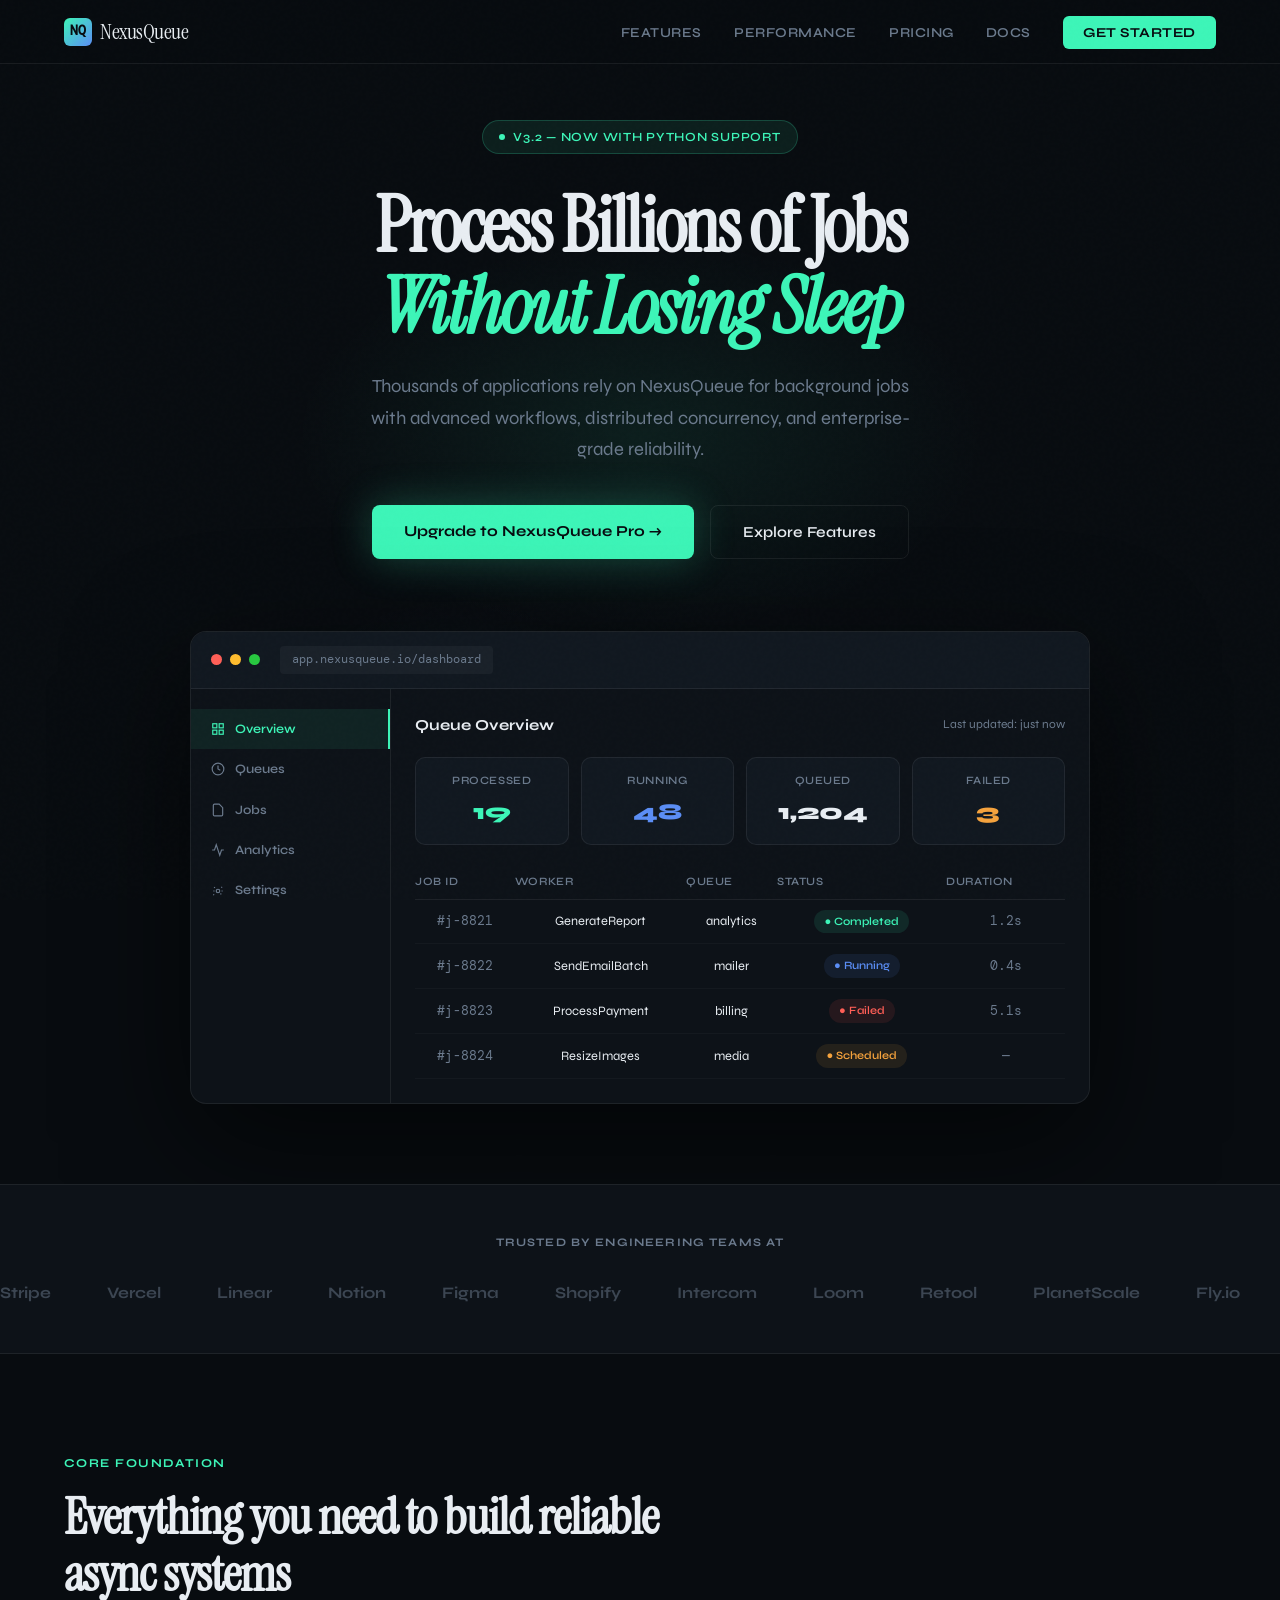
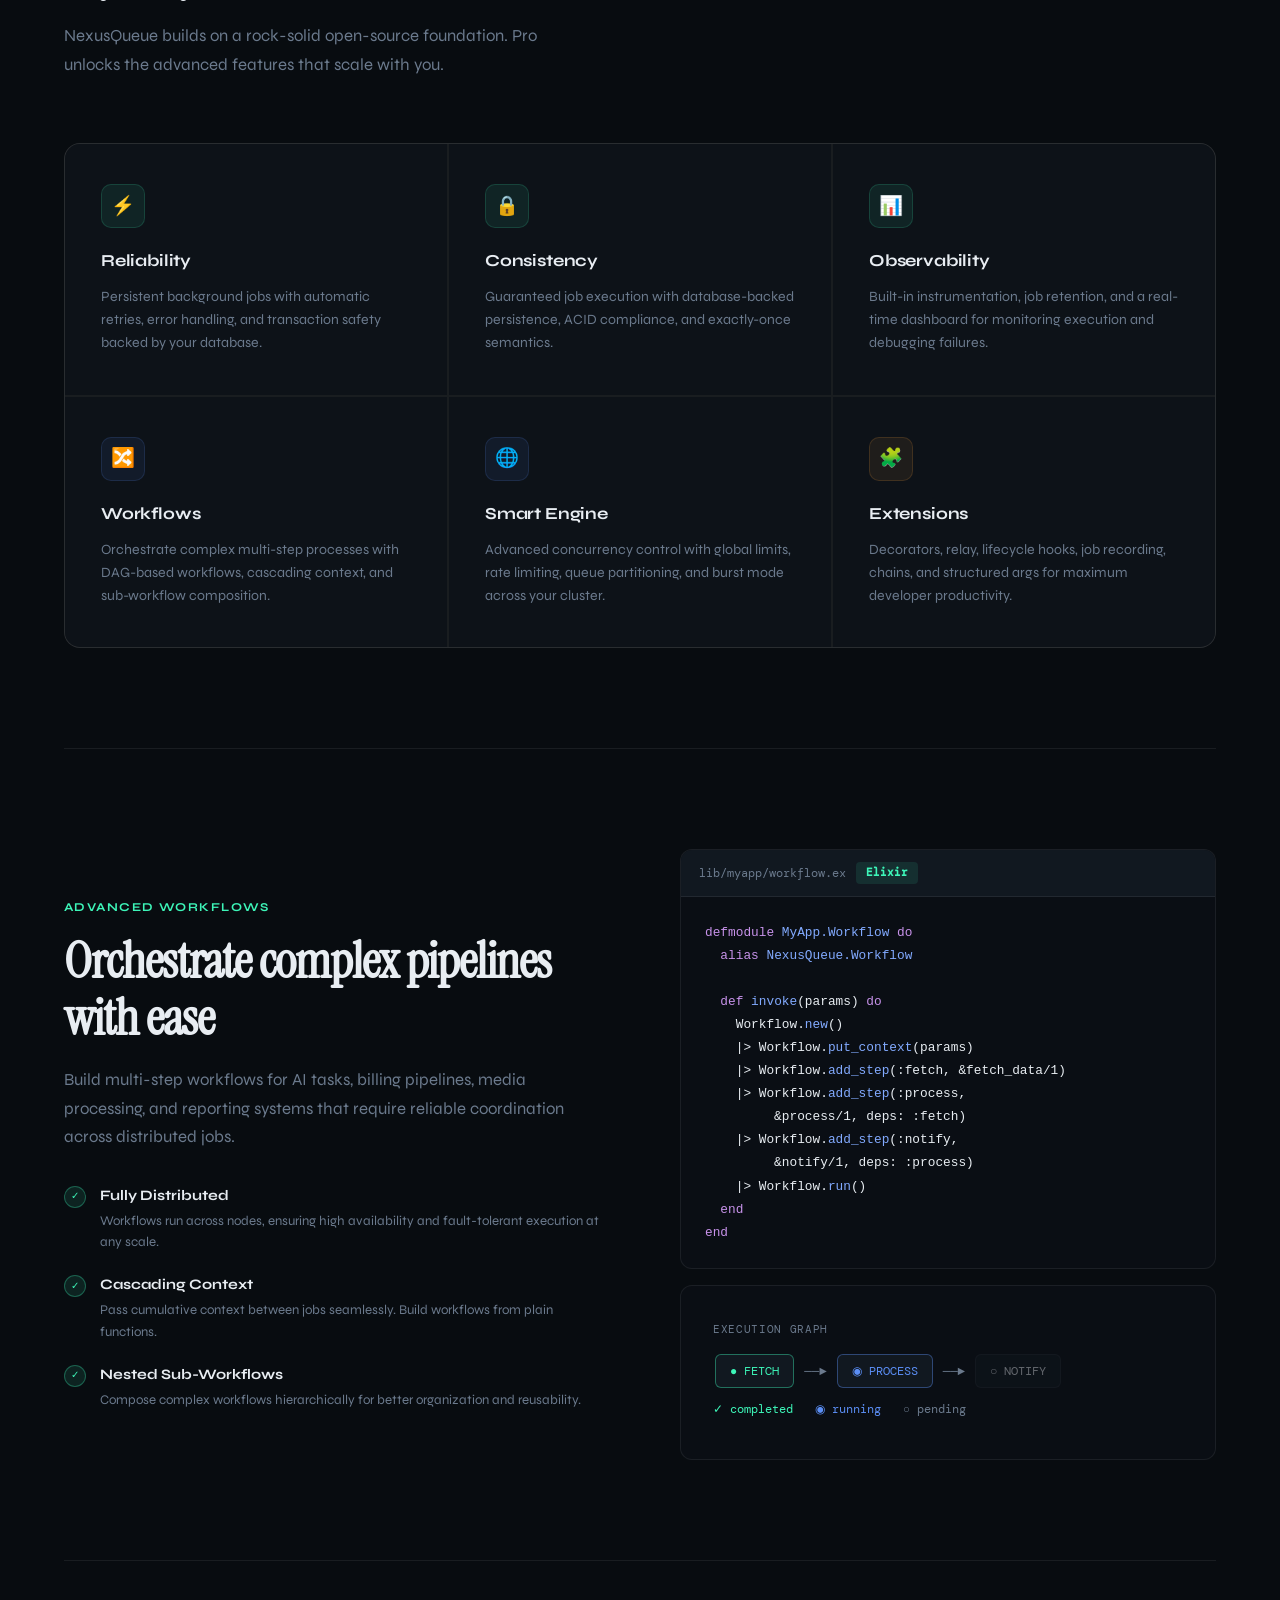
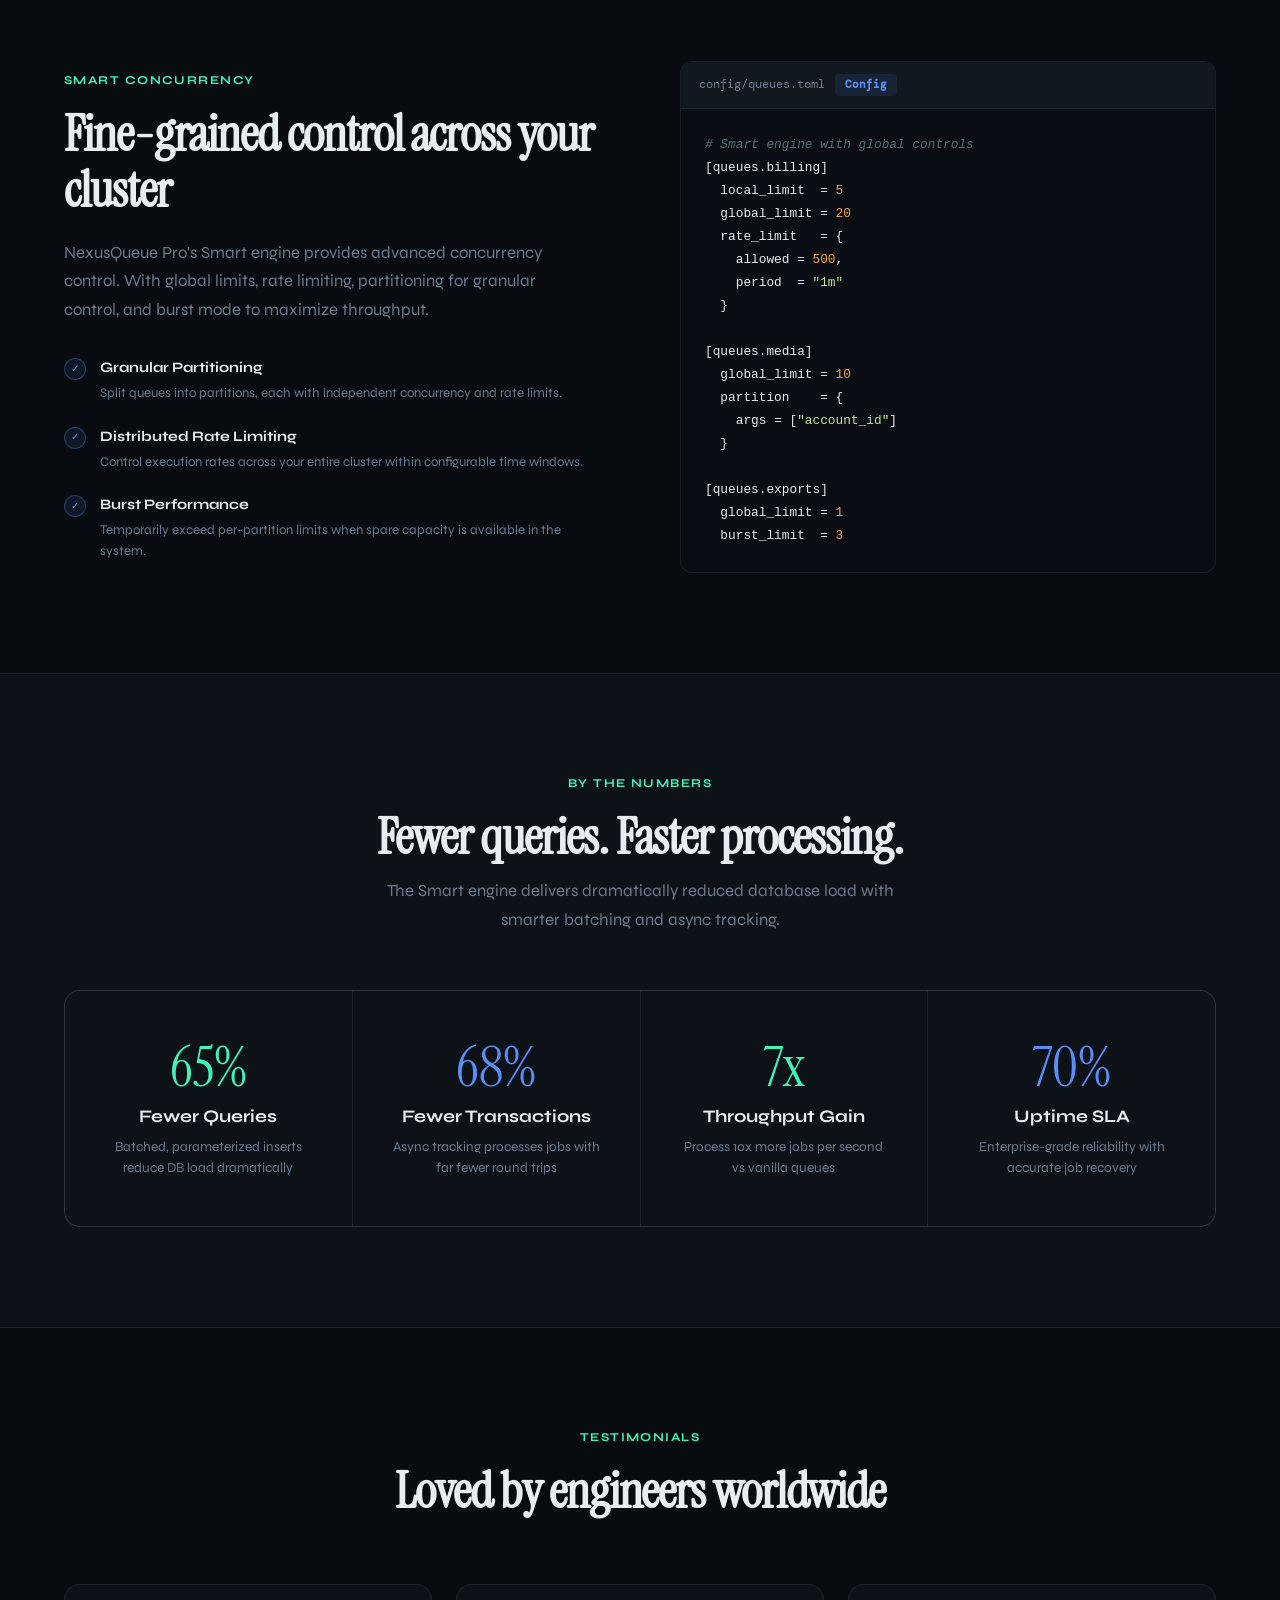
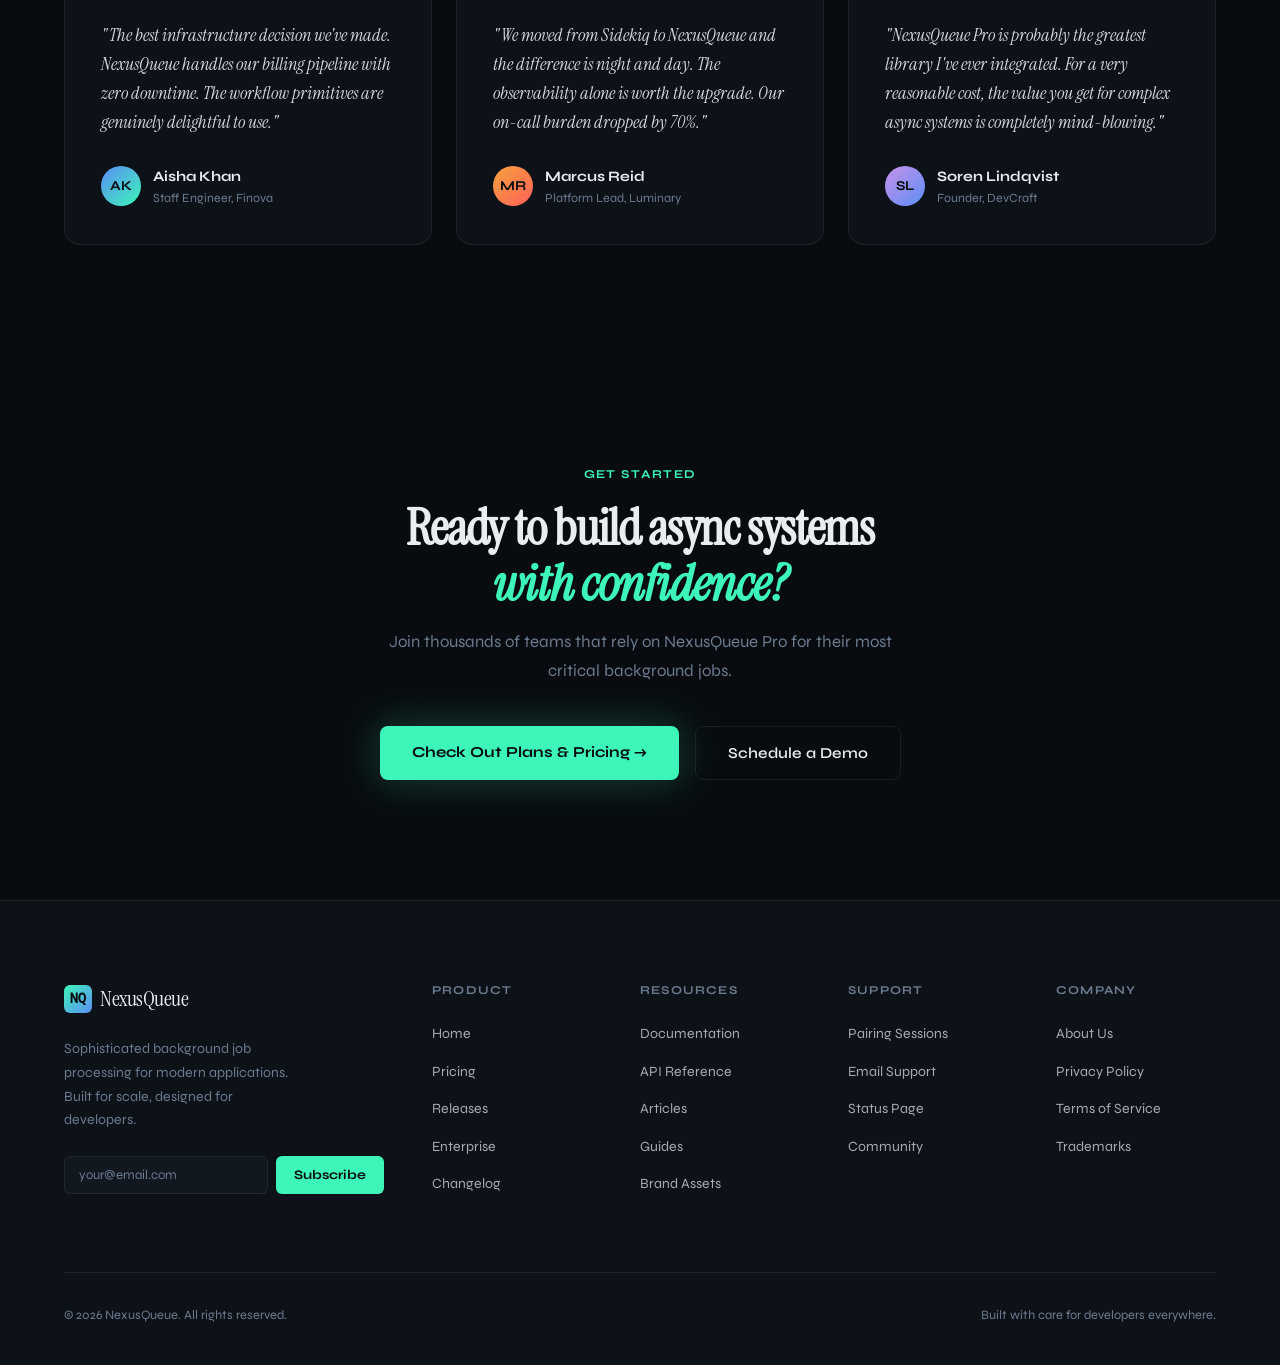
<file: index.html>
<!DOCTYPE html>
<html lang="en">
<head>
  <meta charset="UTF-8">
  <meta name="viewport" content="width=device-width, initial-scale=1.0">
  <title>NexusQueue — Sophisticated Job Processing</title>
  <link rel="preconnect" href="https://fonts.googleapis.com">
  <link href="https://fonts.googleapis.com/css2?family=Instrument+Serif:ital@0;1&family=DM+Mono:wght@300;400;500&family=Syne:wght@400;600;700;800&display=swap" rel="stylesheet">
  <link rel="stylesheet" href="style.css">
</head>
<body>

<!-- ══════════════════════════════════════════
     NAVBAR
════════════════════════════════════════════ -->
<nav>
  <a href="#" class="nav-logo">
    <div class="logo-mark">NQ</div>
    NexusQueue
  </a>
  <ul class="nav-links">
    <li><a href="#features">Features</a></li>
    <li><a href="#performance">Performance</a></li>
    <li><a href="#pricing">Pricing</a></li>
    <li><a href="#docs">Docs</a></li>
    <li><a href="#" class="nav-cta">Get Started</a></li>
  </ul>
</nav>


<!-- ══════════════════════════════════════════
     HERO
════════════════════════════════════════════ -->
<section class="hero">
  <div class="hero-glow"></div>
  <div class="hero-glow2"></div>

  <div class="hero-badge">
    <span class="dot"></span>
    v3.2 — Now with Python support
  </div>

  <h1>Process Billions of Jobs<br><em>Without Losing Sleep</em></h1>

  <p>Thousands of applications rely on NexusQueue for background jobs with advanced
     workflows, distributed concurrency, and enterprise-grade reliability.</p>

  <div class="hero-actions">
    <a href="#" class="btn-primary">Upgrade to NexusQueue Pro →</a>
    <a href="#features" class="btn-outline">Explore Features</a>
  </div>

  <!-- Mock Dashboard -->
  <div class="hero-dashboard">
    <div class="dashboard-bar">
      <div class="dot-r"></div>
      <div class="dot-y"></div>
      <div class="dot-g"></div>
      <div class="dashboard-url">app.nexusqueue.io/dashboard</div>
    </div>

    <div class="dashboard-body">
      <!-- Sidebar -->
      <div class="dash-sidebar">
        <div class="dash-nav-item active">
          <svg width="14" height="14" viewBox="0 0 24 24" fill="none" stroke="currentColor" stroke-width="2">
            <rect x="3" y="3" width="7" height="7"/><rect x="14" y="3" width="7" height="7"/>
            <rect x="3" y="14" width="7" height="7"/><rect x="14" y="14" width="7" height="7"/>
          </svg>
          Overview
        </div>
        <div class="dash-nav-item">
          <svg width="14" height="14" viewBox="0 0 24 24" fill="none" stroke="currentColor" stroke-width="2">
            <circle cx="12" cy="12" r="10"/><polyline points="12 6 12 12 16 14"/>
          </svg>
          Queues
        </div>
        <div class="dash-nav-item">
          <svg width="14" height="14" viewBox="0 0 24 24" fill="none" stroke="currentColor" stroke-width="2">
            <path d="M14 2H6a2 2 0 0 0-2 2v16a2 2 0 0 0 2 2h12a2 2 0 0 0 2-2V8z"/>
          </svg>
          Jobs
        </div>
        <div class="dash-nav-item">
          <svg width="14" height="14" viewBox="0 0 24 24" fill="none" stroke="currentColor" stroke-width="2">
            <polyline points="22 12 18 12 15 21 9 3 6 12 2 12"/>
          </svg>
          Analytics
        </div>
        <div class="dash-nav-item">
          <svg width="14" height="14" viewBox="0 0 24 24" fill="none" stroke="currentColor" stroke-width="2">
            <circle cx="12" cy="12" r="3"/>
            <path d="M19.07 4.93l-1.41 1.41M5.34 17.66l-1.41 1.41M20 12h-2M6 12H4
                     M17.66 17.66l-1.41-1.41M6.75 6.75L5.34 5.34"/>
          </svg>
          Settings
        </div>
      </div>

      <!-- Main panel -->
      <div class="dash-main">
        <div class="dash-header">
          <div class="dash-title">Queue Overview</div>
          <div style="font-size:0.75rem;color:var(--muted);">Last updated: just now</div>
        </div>

        <div class="dash-stats">
          <div class="stat-card">
            <div class="stat-label">Processed</div>
            <div class="stat-val green" id="counter1">0</div>
          </div>
          <div class="stat-card">
            <div class="stat-label">Running</div>
            <div class="stat-val blue">48</div>
          </div>
          <div class="stat-card">
            <div class="stat-label">Queued</div>
            <div class="stat-val">1,204</div>
          </div>
          <div class="stat-card">
            <div class="stat-label">Failed</div>
            <div class="stat-val orange">3</div>
          </div>
        </div>

        <table class="job-table">
          <thead>
            <tr>
              <th>Job ID</th>
              <th>Worker</th>
              <th>Queue</th>
              <th>Status</th>
              <th>Duration</th>
            </tr>
          </thead>
          <tbody>
            <tr>
              <td style="font-family:'DM Mono',monospace;color:var(--muted)">#j-8821</td>
              <td>GenerateReport</td>
              <td>analytics</td>
              <td><span class="status-badge completed">● Completed</span></td>
              <td style="color:var(--muted);font-family:'DM Mono',monospace">1.2s</td>
            </tr>
            <tr>
              <td style="font-family:'DM Mono',monospace;color:var(--muted)">#j-8822</td>
              <td>SendEmailBatch</td>
              <td>mailer</td>
              <td><span class="status-badge running">● Running</span></td>
              <td style="color:var(--muted);font-family:'DM Mono',monospace">0.4s</td>
            </tr>
            <tr>
              <td style="font-family:'DM Mono',monospace;color:var(--muted)">#j-8823</td>
              <td>ProcessPayment</td>
              <td>billing</td>
              <td><span class="status-badge failed">● Failed</span></td>
              <td style="color:var(--muted);font-family:'DM Mono',monospace">5.1s</td>
            </tr>
            <tr>
              <td style="font-family:'DM Mono',monospace;color:var(--muted)">#j-8824</td>
              <td>ResizeImages</td>
              <td>media</td>
              <td><span class="status-badge scheduled">● Scheduled</span></td>
              <td style="color:var(--muted);font-family:'DM Mono',monospace">—</td>
            </tr>
          </tbody>
        </table>
      </div><!-- /dash-main -->
    </div><!-- /dashboard-body -->
  </div><!-- /hero-dashboard -->
</section>


<!-- ══════════════════════════════════════════
     MARQUEE
════════════════════════════════════════════ -->
<div class="marquee-wrap">
  <div class="marquee-label">Trusted by engineering teams at</div>
  <div style="overflow:hidden">
    <div class="marquee-track">
      <span class="marquee-item">Stripe</span>
      <span class="marquee-item">Vercel</span>
      <span class="marquee-item">Linear</span>
      <span class="marquee-item">Notion</span>
      <span class="marquee-item">Figma</span>
      <span class="marquee-item">Shopify</span>
      <span class="marquee-item">Intercom</span>
      <span class="marquee-item">Loom</span>
      <span class="marquee-item">Retool</span>
      <span class="marquee-item">PlanetScale</span>
      <span class="marquee-item">Fly.io</span>
      <span class="marquee-item">Railway</span>
      <!-- duplicate set for seamless loop -->
      <span class="marquee-item">Stripe</span>
      <span class="marquee-item">Vercel</span>
      <span class="marquee-item">Linear</span>
      <span class="marquee-item">Notion</span>
      <span class="marquee-item">Figma</span>
      <span class="marquee-item">Shopify</span>
      <span class="marquee-item">Intercom</span>
      <span class="marquee-item">Loom</span>
      <span class="marquee-item">Retool</span>
      <span class="marquee-item">PlanetScale</span>
      <span class="marquee-item">Fly.io</span>
      <span class="marquee-item">Railway</span>
    </div>
  </div>
</div>


<!-- ══════════════════════════════════════════
     FEATURES GRID
════════════════════════════════════════════ -->
<section id="features">
  <div class="section-header reveal">
    <div class="section-label">Core Foundation</div>
    <h2 class="section-title">Everything you need to build reliable async systems</h2>
    <p class="section-desc">NexusQueue builds on a rock-solid open-source foundation.
       Pro unlocks the advanced features that scale with you.</p>
  </div>

  <div class="features-grid reveal">
    <div class="feature-card">
      <div class="feature-icon">⚡</div>
      <div class="feature-title">Reliability</div>
      <div class="feature-desc">Persistent background jobs with automatic retries,
        error handling, and transaction safety backed by your database.</div>
    </div>
    <div class="feature-card">
      <div class="feature-icon">🔒</div>
      <div class="feature-title">Consistency</div>
      <div class="feature-desc">Guaranteed job execution with database-backed
        persistence, ACID compliance, and exactly-once semantics.</div>
    </div>
    <div class="feature-card">
      <div class="feature-icon">📊</div>
      <div class="feature-title">Observability</div>
      <div class="feature-desc">Built-in instrumentation, job retention, and a
        real-time dashboard for monitoring execution and debugging failures.</div>
    </div>
    <div class="feature-card">
      <div class="feature-icon blue">🔀</div>
      <div class="feature-title">Workflows</div>
      <div class="feature-desc">Orchestrate complex multi-step processes with DAG-based
        workflows, cascading context, and sub-workflow composition.</div>
    </div>
    <div class="feature-card">
      <div class="feature-icon blue">🌐</div>
      <div class="feature-title">Smart Engine</div>
      <div class="feature-desc">Advanced concurrency control with global limits, rate
        limiting, queue partitioning, and burst mode across your cluster.</div>
    </div>
    <div class="feature-card">
      <div class="feature-icon orange">🧩</div>
      <div class="feature-title">Extensions</div>
      <div class="feature-desc">Decorators, relay, lifecycle hooks, job recording,
        chains, and structured args for maximum developer productivity.</div>
    </div>
  </div>
</section>

<div class="divider"></div>


<!-- ══════════════════════════════════════════
     SPLIT — WORKFLOWS
════════════════════════════════════════════ -->
<section id="performance">
  <div class="split-section reveal">

    <!-- Left: copy -->
    <div class="split-content">
      <div class="section-label">Advanced Workflows</div>
      <h2 class="section-title">Orchestrate complex pipelines with ease</h2>
      <p class="section-desc">Build multi-step workflows for AI tasks, billing pipelines,
         media processing, and reporting systems that require reliable coordination
         across distributed jobs.</p>

      <ul class="feature-list">
        <li>
          <div class="check">✓</div>
          <div>
            <div class="li-title">Fully Distributed</div>
            <div class="li-desc">Workflows run across nodes, ensuring high availability
              and fault-tolerant execution at any scale.</div>
          </div>
        </li>
        <li>
          <div class="check">✓</div>
          <div>
            <div class="li-title">Cascading Context</div>
            <div class="li-desc">Pass cumulative context between jobs seamlessly.
              Build workflows from plain functions.</div>
          </div>
        </li>
        <li>
          <div class="check">✓</div>
          <div>
            <div class="li-title">Nested Sub-Workflows</div>
            <div class="li-desc">Compose complex workflows hierarchically for better
              organization and reusability.</div>
          </div>
        </li>
      </ul>
    </div>

    <!-- Right: code + viz -->
    <div>
      <div class="code-block">
        <div class="code-header">
          <span>lib/myapp/workflow.ex</span>
          <span class="lang-pill">Elixir</span>
        </div>
        <div class="code-content"><pre><span class="kw">defmodule</span> <span class="fn">MyApp.Workflow</span> <span class="kw">do</span>
  <span class="kw">alias</span> <span class="fn">NexusQueue.Workflow</span>

  <span class="kw">def</span> <span class="fn">invoke</span>(params) <span class="kw">do</span>
    Workflow.<span class="fn">new</span>()
    |> Workflow.<span class="fn">put_context</span>(params)
    |> Workflow.<span class="fn">add_step</span>(:fetch, &amp;fetch_data/1)
    |> Workflow.<span class="fn">add_step</span>(:process,
         &amp;process/1, deps: :fetch)
    |> Workflow.<span class="fn">add_step</span>(:notify,
         &amp;notify/1, deps: :process)
    |> Workflow.<span class="fn">run</span>()
  <span class="kw">end</span>
<span class="kw">end</span></pre></div>
      </div>

      <div class="workflow-viz" style="margin-top:16px">
        <div style="font-size:0.7rem;color:var(--muted);margin-bottom:12px;
                    letter-spacing:0.06em;text-transform:uppercase">Execution Graph</div>
        <div class="wf-row">
          <span class="wf-node active">● FETCH</span>
          <span class="wf-arrow">──►</span>
          <span class="wf-node running">◉ PROCESS</span>
          <span class="wf-arrow">──►</span>
          <span class="wf-node pending">○ NOTIFY</span>
        </div>
        <div class="wf-row" style="margin-top:8px;font-size:0.72rem;color:var(--muted)">
          <span style="color:var(--accent)">✓ completed</span>&nbsp;&nbsp;
          <span style="color:var(--accent2)">◉ running</span>&nbsp;&nbsp;
          <span>○ pending</span>
        </div>
      </div>
    </div>

  </div>
</section>

<div class="divider"></div>


<!-- ══════════════════════════════════════════
     SPLIT — SMART CONCURRENCY (reversed)
════════════════════════════════════════════ -->
<section>
  <div class="split-section reverse reveal">

    <!-- Left (visually right due to rtl): code -->
    <div>
      <div class="code-block">
        <div class="code-header">
          <span>config/queues.toml</span>
          <span class="lang-pill" style="background:rgba(91,142,245,0.1);color:var(--accent2)">Config</span>
        </div>
        <div class="code-content"><pre><span class="cm"># Smart engine with global controls</span>
[queues.billing]
  local_limit  = <span class="num">5</span>
  global_limit = <span class="num">20</span>
  rate_limit   = {
    allowed = <span class="num">500</span>,
    period  = <span class="str">"1m"</span>
  }

[queues.media]
  global_limit = <span class="num">10</span>
  partition    = {
    args = [<span class="str">"account_id"</span>]
  }

[queues.exports]
  global_limit = <span class="num">1</span>
  burst_limit  = <span class="num">3</span></pre></div>
      </div>
    </div>

    <!-- Right (visually left): copy -->
    <div class="split-content">
      <div class="section-label">Smart Concurrency</div>
      <h2 class="section-title">Fine-grained control across your cluster</h2>
      <p class="section-desc">NexusQueue Pro's Smart engine provides advanced concurrency
         control. With global limits, rate limiting, partitioning for granular control,
         and burst mode to maximize throughput.</p>

      <ul class="feature-list">
        <li>
          <div class="check" style="background:rgba(91,142,245,0.1);
                                    border-color:rgba(91,142,245,0.3);
                                    color:var(--accent2)">✓</div>
          <div>
            <div class="li-title">Granular Partitioning</div>
            <div class="li-desc">Split queues into partitions, each with independent
              concurrency and rate limits.</div>
          </div>
        </li>
        <li>
          <div class="check" style="background:rgba(91,142,245,0.1);
                                    border-color:rgba(91,142,245,0.3);
                                    color:var(--accent2)">✓</div>
          <div>
            <div class="li-title">Distributed Rate Limiting</div>
            <div class="li-desc">Control execution rates across your entire cluster
              within configurable time windows.</div>
          </div>
        </li>
        <li>
          <div class="check" style="background:rgba(91,142,245,0.1);
                                    border-color:rgba(91,142,245,0.3);
                                    color:var(--accent2)">✓</div>
          <div>
            <div class="li-title">Burst Performance</div>
            <div class="li-desc">Temporarily exceed per-partition limits when spare
              capacity is available in the system.</div>
          </div>
        </li>
      </ul>
    </div>

  </div>
</section>


<!-- ══════════════════════════════════════════
     STATS
════════════════════════════════════════════ -->
<section class="stats-section">
  <div style="text-align:center" class="reveal">
    <div class="section-label">By the Numbers</div>
    <h2 class="section-title" style="margin:0 auto">Fewer queries. Faster processing.</h2>
    <p class="section-desc" style="margin:12px auto 0">The Smart engine delivers
       dramatically reduced database load with smarter batching and async tracking.</p>
  </div>

  <div class="stats-grid reveal">
    <div class="stat-item">
      <div class="stat-big" data-target="92">0</div>
      <div style="font-size:1.1rem;font-weight:700;margin-bottom:6px">Fewer Queries</div>
      <div class="stat-desc">Batched, parameterized inserts reduce DB load dramatically</div>
    </div>
    <div class="stat-item">
      <div class="stat-big blue" data-target="96">0</div>
      <div style="font-size:1.1rem;font-weight:700;margin-bottom:6px">Fewer Transactions</div>
      <div class="stat-desc">Async tracking processes jobs with far fewer round trips</div>
    </div>
    <div class="stat-item">
      <div class="stat-big" data-target="10">0</div>
      <div style="font-size:1.1rem;font-weight:700;margin-bottom:6px">Throughput Gain</div>
      <div class="stat-desc">Process 10x more jobs per second vs vanilla queues</div>
    </div>
    <div class="stat-item">
      <div class="stat-big blue" data-target="99">0</div>
      <div style="font-size:1.1rem;font-weight:700;margin-bottom:6px">Uptime SLA</div>
      <div class="stat-desc">Enterprise-grade reliability with accurate job recovery</div>
    </div>
  </div>
</section>


<!-- ══════════════════════════════════════════
     TESTIMONIALS
════════════════════════════════════════════ -->
<section id="testimonials">
  <div class="section-header reveal" style="text-align:center">
    <div class="section-label">Testimonials</div>
    <h2 class="section-title" style="margin:0 auto">Loved by engineers worldwide</h2>
  </div>

  <div class="testimonials-grid reveal">
    <div class="testimonial">
      <div class="testimonial-quote">"The best infrastructure decision we've made.
        NexusQueue handles our billing pipeline with zero downtime. The workflow
        primitives are genuinely delightful to use."</div>
      <div class="testimonial-author">
        <div class="avatar">AK</div>
        <div>
          <div class="author-name">Aisha Khan</div>
          <div class="author-role">Staff Engineer, Finova</div>
        </div>
      </div>
    </div>

    <div class="testimonial">
      <div class="testimonial-quote">"We moved from Sidekiq to NexusQueue and the
        difference is night and day. The observability alone is worth the upgrade.
        Our on-call burden dropped by 70%."</div>
      <div class="testimonial-author">
        <div class="avatar" style="background:linear-gradient(135deg,var(--accent3),#ff5f57)">MR</div>
        <div>
          <div class="author-name">Marcus Reid</div>
          <div class="author-role">Platform Lead, Luminary</div>
        </div>
      </div>
    </div>

    <div class="testimonial">
      <div class="testimonial-quote">"NexusQueue Pro is probably the greatest library
        I've ever integrated. For a very reasonable cost, the value you get for complex
        async systems is completely mind-blowing."</div>
      <div class="testimonial-author">
        <div class="avatar" style="background:linear-gradient(135deg,#c792ea,var(--accent2))">SL</div>
        <div>
          <div class="author-name">Soren Lindqvist</div>
          <div class="author-role">Founder, DevCraft</div>
        </div>
      </div>
    </div>
  </div>
</section>


<!-- ══════════════════════════════════════════
     CTA
════════════════════════════════════════════ -->
<section class="cta-section" id="pricing">
  <div class="reveal">
    <div class="section-label" style="text-align:center">Get Started</div>
    <h2 class="section-title">Ready to build async systems<br>
      <em style="color:var(--accent)">with confidence?</em></h2>
    <p class="section-desc">Join thousands of teams that rely on NexusQueue Pro
       for their most critical background jobs.</p>
    <div class="hero-actions" style="margin-top:40px">
      <a href="#" class="btn-primary">Check Out Plans &amp; Pricing →</a>
      <a href="#" class="btn-outline">Schedule a Demo</a>
    </div>
  </div>
</section>


<!-- ══════════════════════════════════════════
     FOOTER
════════════════════════════════════════════ -->
<footer>
  <div class="footer-grid">

    <!-- Brand -->
    <div class="footer-brand">
      <a href="#" class="nav-logo" style="margin-bottom:4px;display:inline-flex">
        <div class="logo-mark">NQ</div>
        NexusQueue
      </a>
      <p>Sophisticated background job processing for modern applications.
         Built for scale, designed for developers.</p>
      <div class="newsletter-form">
        <input type="email" placeholder="your@email.com">
        <button>Subscribe</button>
      </div>
    </div>

    <div class="footer-col">
      <h4>Product</h4>
      <ul>
        <li><a href="#">Home</a></li>
        <li><a href="#">Pricing</a></li>
        <li><a href="#">Releases</a></li>
        <li><a href="#">Enterprise</a></li>
        <li><a href="#">Changelog</a></li>
      </ul>
    </div>

    <div class="footer-col">
      <h4>Resources</h4>
      <ul>
        <li><a href="#">Documentation</a></li>
        <li><a href="#">API Reference</a></li>
        <li><a href="#">Articles</a></li>
        <li><a href="#">Guides</a></li>
        <li><a href="#">Brand Assets</a></li>
      </ul>
    </div>

    <div class="footer-col">
      <h4>Support</h4>
      <ul>
        <li><a href="#">Pairing Sessions</a></li>
        <li><a href="#">Email Support</a></li>
        <li><a href="#">Status Page</a></li>
        <li><a href="#">Community</a></li>
      </ul>
    </div>

    <div class="footer-col">
      <h4>Company</h4>
      <ul>
        <li><a href="#">About Us</a></li>
        <li><a href="#">Privacy Policy</a></li>
        <li><a href="#">Terms of Service</a></li>
        <li><a href="#">Trademarks</a></li>
      </ul>
    </div>

  </div><!-- /footer-grid -->

  <div class="footer-bottom">
    <span>© 2026 NexusQueue. All rights reserved.</span>
    <span>Built with care for developers everywhere.</span>
  </div>
</footer>

<script src="main.js"></script>
</body>
</html>
</file>
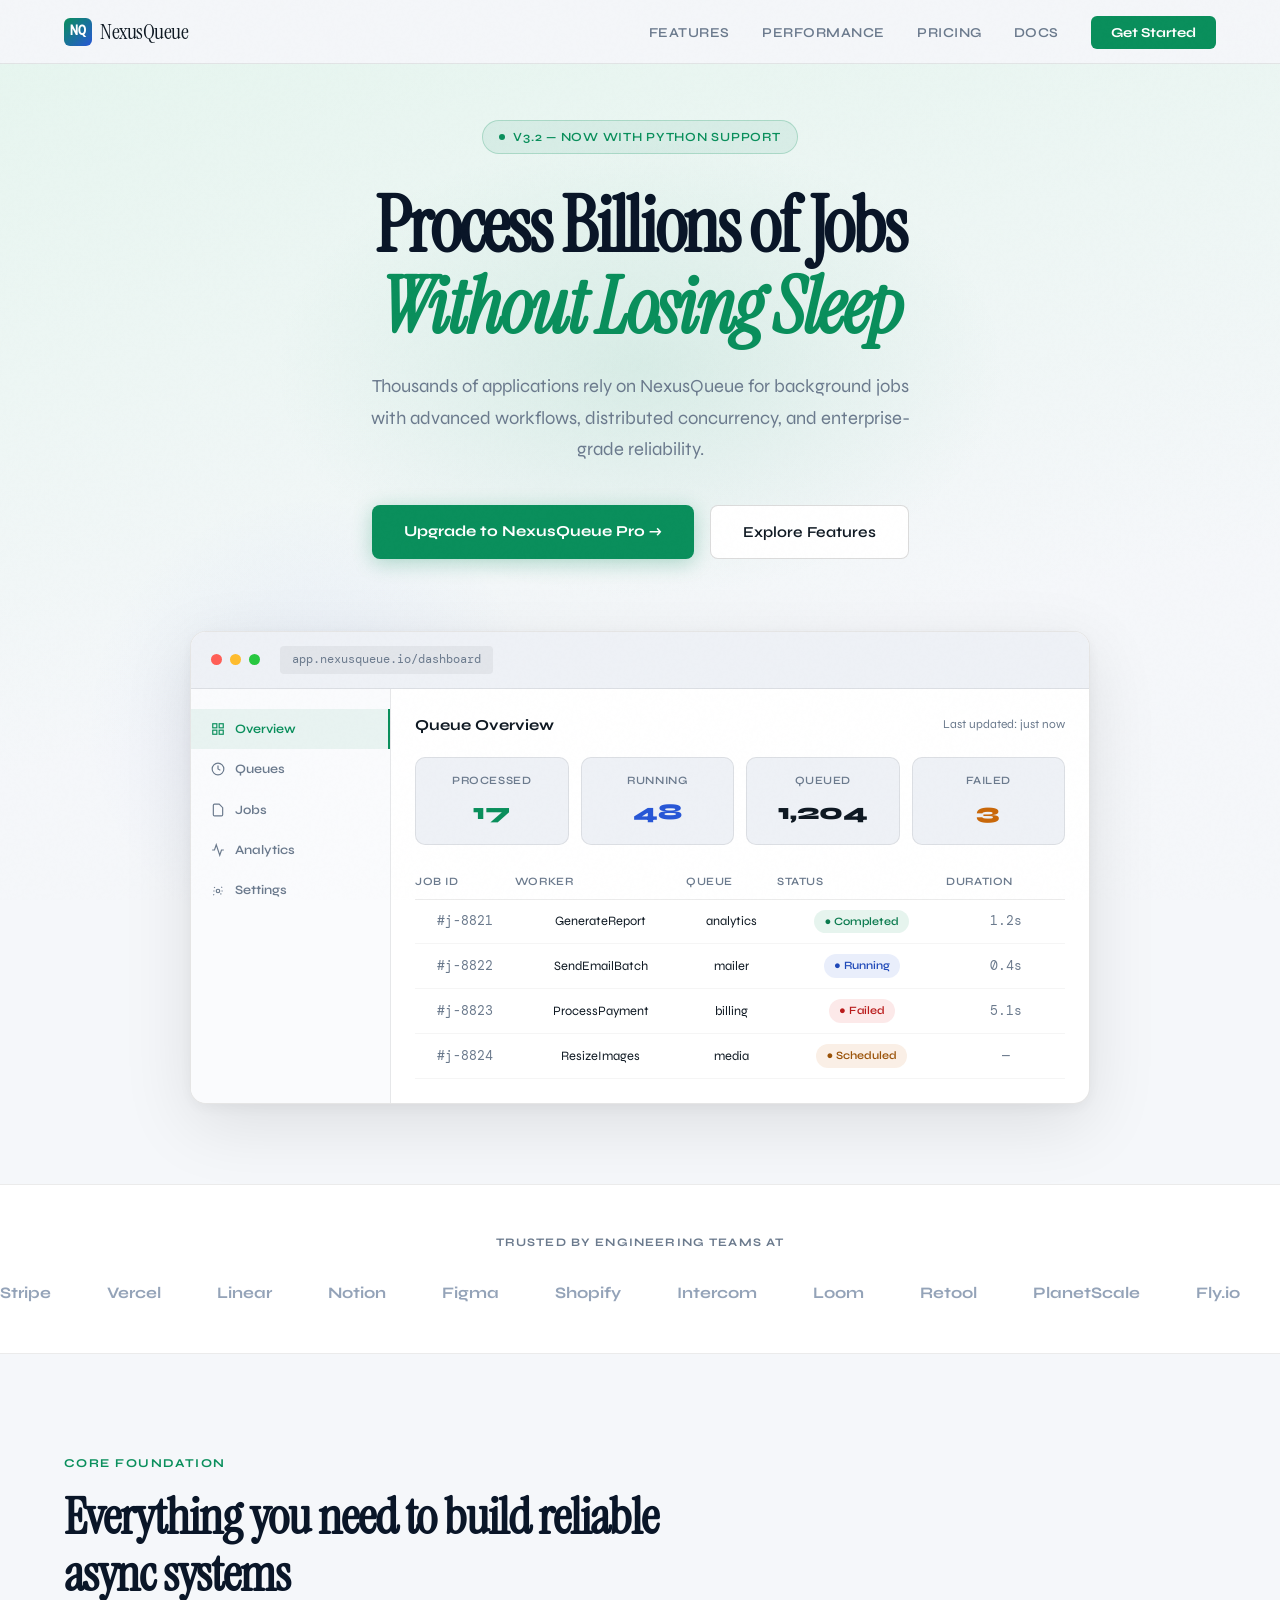
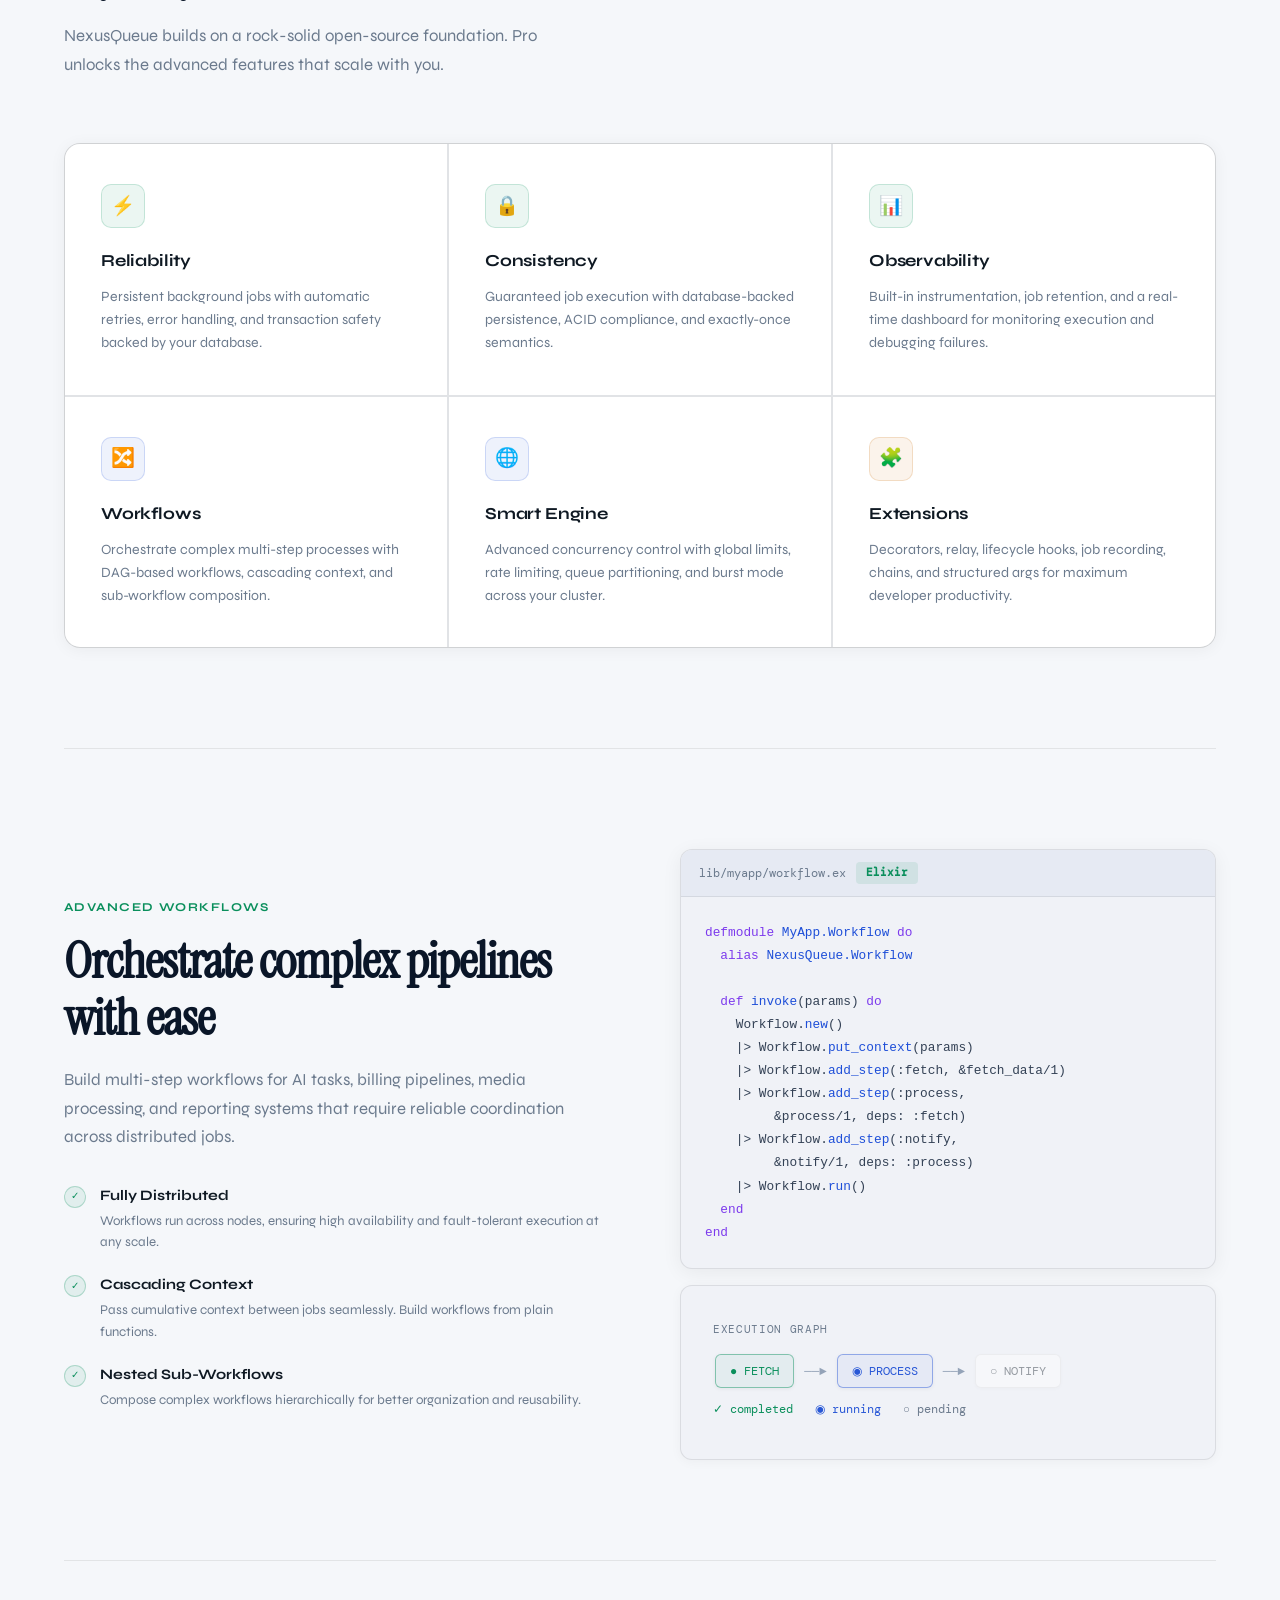
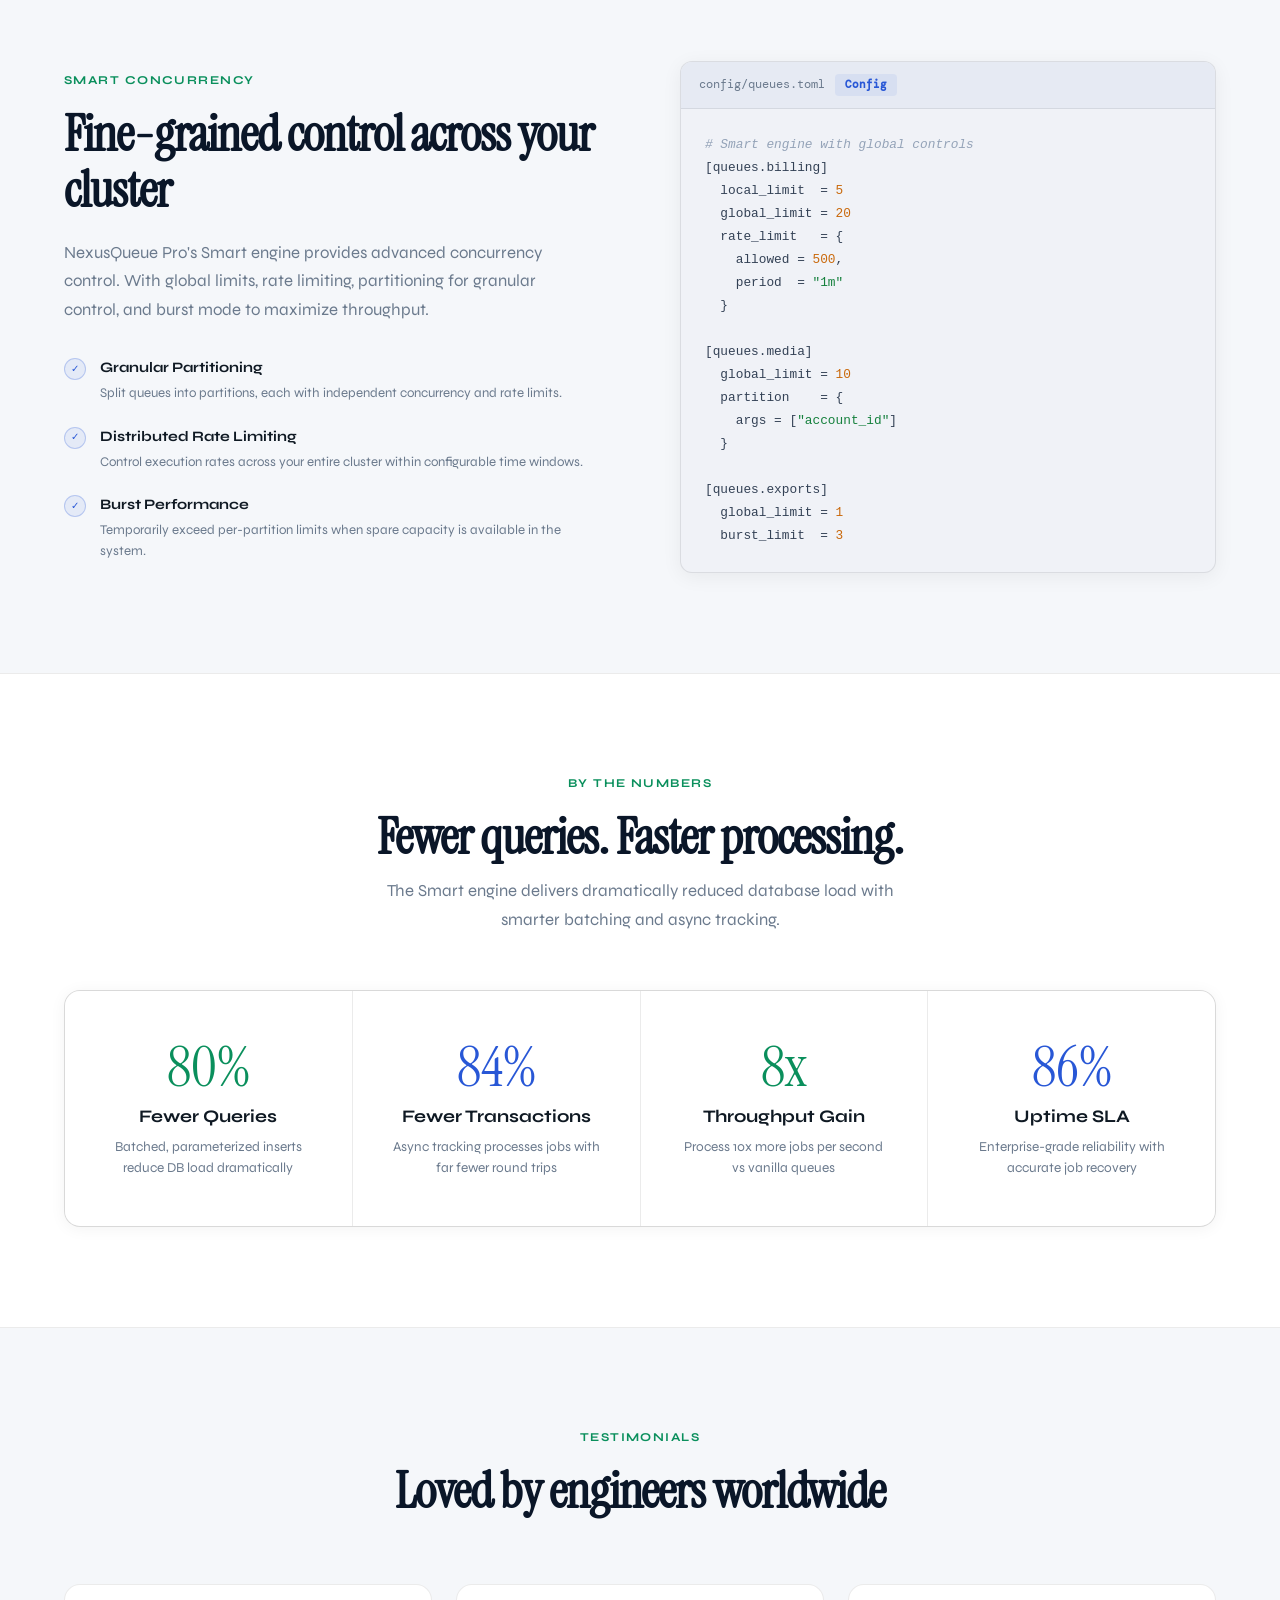
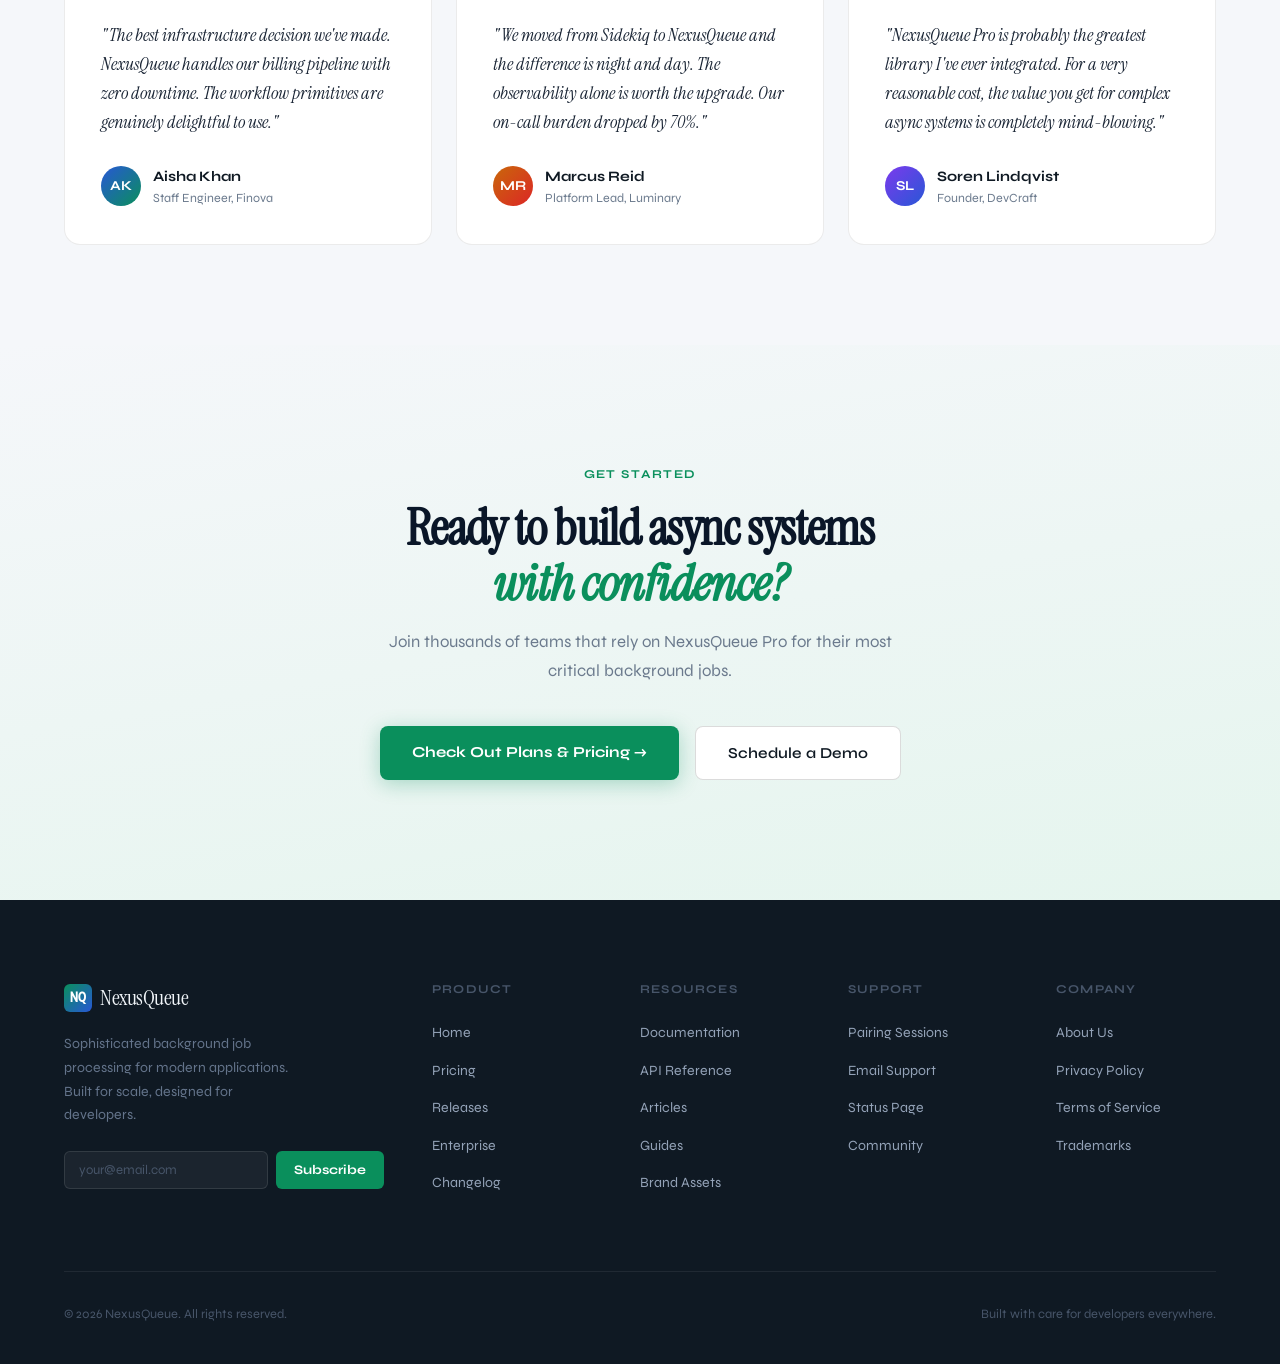
<file: assignment-1/index.html>
<!DOCTYPE html>
<html lang="en">
<head>
  <meta charset="UTF-8">
  <meta name="viewport" content="width=device-width, initial-scale=1.0">
  <title>NexusQueue — Sophisticated Job Processing</title>
  <link rel="preconnect" href="https://fonts.googleapis.com">
  <link href="https://fonts.googleapis.com/css2?family=Instrument+Serif:ital@0;1&family=DM+Mono:wght@300;400;500&family=Syne:wght@400;600;700;800&display=swap" rel="stylesheet">
  <link rel="stylesheet" href="style.css">
</head>
<body>

<!-- ══════════════════════════════════════════
     NAVBAR
════════════════════════════════════════════ -->
<nav>
  <a href="#" class="nav-logo">
    <div class="logo-mark">NQ</div>
    NexusQueue
  </a>
  <ul class="nav-links">
    <li><a href="#features">Features</a></li>
    <li><a href="#performance">Performance</a></li>
    <li><a href="#pricing">Pricing</a></li>
    <li><a href="#docs">Docs</a></li>
    <li><a href="#" class="nav-cta">Get Started</a></li>
  </ul>
</nav>


<!-- ══════════════════════════════════════════
     HERO
════════════════════════════════════════════ -->
<section class="hero">
  <div class="hero-glow"></div>
  <div class="hero-glow2"></div>

  <div class="hero-badge">
    <span class="dot"></span>
    v3.2 — Now with Python support
  </div>

  <h1>Process Billions of Jobs<br><em>Without Losing Sleep</em></h1>

  <p>Thousands of applications rely on NexusQueue for background jobs with advanced
     workflows, distributed concurrency, and enterprise-grade reliability.</p>

  <div class="hero-actions">
    <a href="#" class="btn-primary">Upgrade to NexusQueue Pro →</a>
    <a href="#features" class="btn-outline">Explore Features</a>
  </div>

  <!-- Mock Dashboard -->
  <div class="hero-dashboard">
    <div class="dashboard-bar">
      <div class="dot-r"></div>
      <div class="dot-y"></div>
      <div class="dot-g"></div>
      <div class="dashboard-url">app.nexusqueue.io/dashboard</div>
    </div>

    <div class="dashboard-body">
      <!-- Sidebar -->
      <div class="dash-sidebar">
        <div class="dash-nav-item active">
          <svg width="14" height="14" viewBox="0 0 24 24" fill="none" stroke="currentColor" stroke-width="2">
            <rect x="3" y="3" width="7" height="7"/><rect x="14" y="3" width="7" height="7"/>
            <rect x="3" y="14" width="7" height="7"/><rect x="14" y="14" width="7" height="7"/>
          </svg>
          Overview
        </div>
        <div class="dash-nav-item">
          <svg width="14" height="14" viewBox="0 0 24 24" fill="none" stroke="currentColor" stroke-width="2">
            <circle cx="12" cy="12" r="10"/><polyline points="12 6 12 12 16 14"/>
          </svg>
          Queues
        </div>
        <div class="dash-nav-item">
          <svg width="14" height="14" viewBox="0 0 24 24" fill="none" stroke="currentColor" stroke-width="2">
            <path d="M14 2H6a2 2 0 0 0-2 2v16a2 2 0 0 0 2 2h12a2 2 0 0 0 2-2V8z"/>
          </svg>
          Jobs
        </div>
        <div class="dash-nav-item">
          <svg width="14" height="14" viewBox="0 0 24 24" fill="none" stroke="currentColor" stroke-width="2">
            <polyline points="22 12 18 12 15 21 9 3 6 12 2 12"/>
          </svg>
          Analytics
        </div>
        <div class="dash-nav-item">
          <svg width="14" height="14" viewBox="0 0 24 24" fill="none" stroke="currentColor" stroke-width="2">
            <circle cx="12" cy="12" r="3"/>
            <path d="M19.07 4.93l-1.41 1.41M5.34 17.66l-1.41 1.41M20 12h-2M6 12H4
                     M17.66 17.66l-1.41-1.41M6.75 6.75L5.34 5.34"/>
          </svg>
          Settings
        </div>
      </div>

      <!-- Main panel -->
      <div class="dash-main">
        <div class="dash-header">
          <div class="dash-title">Queue Overview</div>
          <div style="font-size:0.75rem;color:var(--muted);">Last updated: just now</div>
        </div>

        <div class="dash-stats">
          <div class="stat-card">
            <div class="stat-label">Processed</div>
            <div class="stat-val green" id="counter1">0</div>
          </div>
          <div class="stat-card">
            <div class="stat-label">Running</div>
            <div class="stat-val blue">48</div>
          </div>
          <div class="stat-card">
            <div class="stat-label">Queued</div>
            <div class="stat-val">1,204</div>
          </div>
          <div class="stat-card">
            <div class="stat-label">Failed</div>
            <div class="stat-val orange">3</div>
          </div>
        </div>

        <table class="job-table">
          <thead>
            <tr>
              <th>Job ID</th>
              <th>Worker</th>
              <th>Queue</th>
              <th>Status</th>
              <th>Duration</th>
            </tr>
          </thead>
          <tbody>
            <tr>
              <td style="font-family:'DM Mono',monospace;color:var(--muted)">#j-8821</td>
              <td>GenerateReport</td>
              <td>analytics</td>
              <td><span class="status-badge completed">● Completed</span></td>
              <td style="color:var(--muted);font-family:'DM Mono',monospace">1.2s</td>
            </tr>
            <tr>
              <td style="font-family:'DM Mono',monospace;color:var(--muted)">#j-8822</td>
              <td>SendEmailBatch</td>
              <td>mailer</td>
              <td><span class="status-badge running">● Running</span></td>
              <td style="color:var(--muted);font-family:'DM Mono',monospace">0.4s</td>
            </tr>
            <tr>
              <td style="font-family:'DM Mono',monospace;color:var(--muted)">#j-8823</td>
              <td>ProcessPayment</td>
              <td>billing</td>
              <td><span class="status-badge failed">● Failed</span></td>
              <td style="color:var(--muted);font-family:'DM Mono',monospace">5.1s</td>
            </tr>
            <tr>
              <td style="font-family:'DM Mono',monospace;color:var(--muted)">#j-8824</td>
              <td>ResizeImages</td>
              <td>media</td>
              <td><span class="status-badge scheduled">● Scheduled</span></td>
              <td style="color:var(--muted);font-family:'DM Mono',monospace">—</td>
            </tr>
          </tbody>
        </table>
      </div>
    </div>
  </div>
</section>


<!-- ══════════════════════════════════════════
     MARQUEE
════════════════════════════════════════════ -->
<div class="marquee-wrap">
  <div class="marquee-label">Trusted by engineering teams at</div>
  <div style="overflow:hidden">
    <div class="marquee-track">
      <span class="marquee-item">Stripe</span>
      <span class="marquee-item">Vercel</span>
      <span class="marquee-item">Linear</span>
      <span class="marquee-item">Notion</span>
      <span class="marquee-item">Figma</span>
      <span class="marquee-item">Shopify</span>
      <span class="marquee-item">Intercom</span>
      <span class="marquee-item">Loom</span>
      <span class="marquee-item">Retool</span>
      <span class="marquee-item">PlanetScale</span>
      <span class="marquee-item">Fly.io</span>
      <span class="marquee-item">Railway</span>
      <span class="marquee-item">Stripe</span>
      <span class="marquee-item">Vercel</span>
      <span class="marquee-item">Linear</span>
      <span class="marquee-item">Notion</span>
      <span class="marquee-item">Figma</span>
      <span class="marquee-item">Shopify</span>
      <span class="marquee-item">Intercom</span>
      <span class="marquee-item">Loom</span>
      <span class="marquee-item">Retool</span>
      <span class="marquee-item">PlanetScale</span>
      <span class="marquee-item">Fly.io</span>
      <span class="marquee-item">Railway</span>
    </div>
  </div>
</div>


<!-- ══════════════════════════════════════════
     FEATURES GRID
════════════════════════════════════════════ -->
<section id="features">
  <div class="section-header reveal">
    <div class="section-label">Core Foundation</div>
    <h2 class="section-title">Everything you need to build reliable async systems</h2>
    <p class="section-desc">NexusQueue builds on a rock-solid open-source foundation.
       Pro unlocks the advanced features that scale with you.</p>
  </div>

  <div class="features-grid reveal">
    <div class="feature-card">
      <div class="feature-icon">⚡</div>
      <div class="feature-title">Reliability</div>
      <div class="feature-desc">Persistent background jobs with automatic retries,
        error handling, and transaction safety backed by your database.</div>
    </div>
    <div class="feature-card">
      <div class="feature-icon">🔒</div>
      <div class="feature-title">Consistency</div>
      <div class="feature-desc">Guaranteed job execution with database-backed
        persistence, ACID compliance, and exactly-once semantics.</div>
    </div>
    <div class="feature-card">
      <div class="feature-icon">📊</div>
      <div class="feature-title">Observability</div>
      <div class="feature-desc">Built-in instrumentation, job retention, and a
        real-time dashboard for monitoring execution and debugging failures.</div>
    </div>
    <div class="feature-card">
      <div class="feature-icon blue">🔀</div>
      <div class="feature-title">Workflows</div>
      <div class="feature-desc">Orchestrate complex multi-step processes with DAG-based
        workflows, cascading context, and sub-workflow composition.</div>
    </div>
    <div class="feature-card">
      <div class="feature-icon blue">🌐</div>
      <div class="feature-title">Smart Engine</div>
      <div class="feature-desc">Advanced concurrency control with global limits, rate
        limiting, queue partitioning, and burst mode across your cluster.</div>
    </div>
    <div class="feature-card">
      <div class="feature-icon orange">🧩</div>
      <div class="feature-title">Extensions</div>
      <div class="feature-desc">Decorators, relay, lifecycle hooks, job recording,
        chains, and structured args for maximum developer productivity.</div>
    </div>
  </div>
</section>

<div class="divider"></div>


<!-- ══════════════════════════════════════════
     SPLIT — WORKFLOWS
════════════════════════════════════════════ -->
<section id="performance">
  <div class="split-section reveal">

    <div class="split-content">
      <div class="section-label">Advanced Workflows</div>
      <h2 class="section-title">Orchestrate complex pipelines with ease</h2>
      <p class="section-desc">Build multi-step workflows for AI tasks, billing pipelines,
         media processing, and reporting systems that require reliable coordination
         across distributed jobs.</p>

      <ul class="feature-list">
        <li>
          <div class="check">✓</div>
          <div>
            <div class="li-title">Fully Distributed</div>
            <div class="li-desc">Workflows run across nodes, ensuring high availability
              and fault-tolerant execution at any scale.</div>
          </div>
        </li>
        <li>
          <div class="check">✓</div>
          <div>
            <div class="li-title">Cascading Context</div>
            <div class="li-desc">Pass cumulative context between jobs seamlessly.
              Build workflows from plain functions.</div>
          </div>
        </li>
        <li>
          <div class="check">✓</div>
          <div>
            <div class="li-title">Nested Sub-Workflows</div>
            <div class="li-desc">Compose complex workflows hierarchically for better
              organization and reusability.</div>
          </div>
        </li>
      </ul>
    </div>

    <div>
      <div class="code-block">
        <div class="code-header">
          <span>lib/myapp/workflow.ex</span>
          <span class="lang-pill">Elixir</span>
        </div>
        <div class="code-content"><pre><span class="kw">defmodule</span> <span class="fn">MyApp.Workflow</span> <span class="kw">do</span>
  <span class="kw">alias</span> <span class="fn">NexusQueue.Workflow</span>

  <span class="kw">def</span> <span class="fn">invoke</span>(params) <span class="kw">do</span>
    Workflow.<span class="fn">new</span>()
    |> Workflow.<span class="fn">put_context</span>(params)
    |> Workflow.<span class="fn">add_step</span>(:fetch, &amp;fetch_data/1)
    |> Workflow.<span class="fn">add_step</span>(:process,
         &amp;process/1, deps: :fetch)
    |> Workflow.<span class="fn">add_step</span>(:notify,
         &amp;notify/1, deps: :process)
    |> Workflow.<span class="fn">run</span>()
  <span class="kw">end</span>
<span class="kw">end</span></pre></div>
      </div>

      <div class="workflow-viz" style="margin-top:16px">
        <div style="font-size:0.7rem;color:var(--muted);margin-bottom:12px;
                    letter-spacing:0.06em;text-transform:uppercase">Execution Graph</div>
        <div class="wf-row">
          <span class="wf-node active">● FETCH</span>
          <span class="wf-arrow">──►</span>
          <span class="wf-node running">◉ PROCESS</span>
          <span class="wf-arrow">──►</span>
          <span class="wf-node pending">○ NOTIFY</span>
        </div>
        <div class="wf-row" style="margin-top:8px;font-size:0.72rem;color:var(--muted)">
          <span style="color:var(--accent)">✓ completed</span>&nbsp;&nbsp;
          <span style="color:var(--accent2)">◉ running</span>&nbsp;&nbsp;
          <span>○ pending</span>
        </div>
      </div>
    </div>

  </div>
</section>

<div class="divider"></div>


<!-- ══════════════════════════════════════════
     SPLIT — SMART CONCURRENCY (reversed)
════════════════════════════════════════════ -->
<section>
  <div class="split-section reverse reveal">

    <div>
      <div class="code-block">
        <div class="code-header">
          <span>config/queues.toml</span>
          <span class="lang-pill" style="background:rgba(40,87,214,0.08);color:var(--accent2)">Config</span>
        </div>
        <div class="code-content"><pre><span class="cm"># Smart engine with global controls</span>
[queues.billing]
  local_limit  = <span class="num">5</span>
  global_limit = <span class="num">20</span>
  rate_limit   = {
    allowed = <span class="num">500</span>,
    period  = <span class="str">"1m"</span>
  }

[queues.media]
  global_limit = <span class="num">10</span>
  partition    = {
    args = [<span class="str">"account_id"</span>]
  }

[queues.exports]
  global_limit = <span class="num">1</span>
  burst_limit  = <span class="num">3</span></pre></div>
      </div>
    </div>

    <div class="split-content">
      <div class="section-label">Smart Concurrency</div>
      <h2 class="section-title">Fine-grained control across your cluster</h2>
      <p class="section-desc">NexusQueue Pro's Smart engine provides advanced concurrency
         control. With global limits, rate limiting, partitioning for granular control,
         and burst mode to maximize throughput.</p>

      <ul class="feature-list">
        <li>
          <div class="check" style="background:rgba(40,87,214,0.08);
                                    border-color:rgba(40,87,214,0.25);
                                    color:var(--accent2)">✓</div>
          <div>
            <div class="li-title">Granular Partitioning</div>
            <div class="li-desc">Split queues into partitions, each with independent
              concurrency and rate limits.</div>
          </div>
        </li>
        <li>
          <div class="check" style="background:rgba(40,87,214,0.08);
                                    border-color:rgba(40,87,214,0.25);
                                    color:var(--accent2)">✓</div>
          <div>
            <div class="li-title">Distributed Rate Limiting</div>
            <div class="li-desc">Control execution rates across your entire cluster
              within configurable time windows.</div>
          </div>
        </li>
        <li>
          <div class="check" style="background:rgba(40,87,214,0.08);
                                    border-color:rgba(40,87,214,0.25);
                                    color:var(--accent2)">✓</div>
          <div>
            <div class="li-title">Burst Performance</div>
            <div class="li-desc">Temporarily exceed per-partition limits when spare
              capacity is available in the system.</div>
          </div>
        </li>
      </ul>
    </div>

  </div>
</section>


<!-- ══════════════════════════════════════════
     STATS
════════════════════════════════════════════ -->
<section class="stats-section">
  <div style="text-align:center" class="reveal">
    <div class="section-label">By the Numbers</div>
    <h2 class="section-title" style="margin:0 auto">Fewer queries. Faster processing.</h2>
    <p class="section-desc" style="margin:12px auto 0">The Smart engine delivers
       dramatically reduced database load with smarter batching and async tracking.</p>
  </div>

  <div class="stats-grid reveal">
    <div class="stat-item">
      <div class="stat-big" data-target="92">0</div>
      <div style="font-size:1.1rem;font-weight:700;margin-bottom:6px">Fewer Queries</div>
      <div class="stat-desc">Batched, parameterized inserts reduce DB load dramatically</div>
    </div>
    <div class="stat-item">
      <div class="stat-big blue" data-target="96">0</div>
      <div style="font-size:1.1rem;font-weight:700;margin-bottom:6px">Fewer Transactions</div>
      <div class="stat-desc">Async tracking processes jobs with far fewer round trips</div>
    </div>
    <div class="stat-item">
      <div class="stat-big" data-target="10">0</div>
      <div style="font-size:1.1rem;font-weight:700;margin-bottom:6px">Throughput Gain</div>
      <div class="stat-desc">Process 10x more jobs per second vs vanilla queues</div>
    </div>
    <div class="stat-item">
      <div class="stat-big blue" data-target="99">0</div>
      <div style="font-size:1.1rem;font-weight:700;margin-bottom:6px">Uptime SLA</div>
      <div class="stat-desc">Enterprise-grade reliability with accurate job recovery</div>
    </div>
  </div>
</section>


<!-- ══════════════════════════════════════════
     TESTIMONIALS
════════════════════════════════════════════ -->
<section id="testimonials">
  <div class="section-header reveal" style="text-align:center">
    <div class="section-label">Testimonials</div>
    <h2 class="section-title" style="margin:0 auto">Loved by engineers worldwide</h2>
  </div>

  <div class="testimonials-grid reveal">
    <div class="testimonial">
      <div class="testimonial-quote">"The best infrastructure decision we've made.
        NexusQueue handles our billing pipeline with zero downtime. The workflow
        primitives are genuinely delightful to use."</div>
      <div class="testimonial-author">
        <div class="avatar">AK</div>
        <div>
          <div class="author-name">Aisha Khan</div>
          <div class="author-role">Staff Engineer, Finova</div>
        </div>
      </div>
    </div>

    <div class="testimonial">
      <div class="testimonial-quote">"We moved from Sidekiq to NexusQueue and the
        difference is night and day. The observability alone is worth the upgrade.
        Our on-call burden dropped by 70%."</div>
      <div class="testimonial-author">
        <div class="avatar" style="background:linear-gradient(135deg,var(--accent3),#dc2626)">MR</div>
        <div>
          <div class="author-name">Marcus Reid</div>
          <div class="author-role">Platform Lead, Luminary</div>
        </div>
      </div>
    </div>

    <div class="testimonial">
      <div class="testimonial-quote">"NexusQueue Pro is probably the greatest library
        I've ever integrated. For a very reasonable cost, the value you get for complex
        async systems is completely mind-blowing."</div>
      <div class="testimonial-author">
        <div class="avatar" style="background:linear-gradient(135deg,#7c3aed,var(--accent2))">SL</div>
        <div>
          <div class="author-name">Soren Lindqvist</div>
          <div class="author-role">Founder, DevCraft</div>
        </div>
      </div>
    </div>
  </div>
</section>


<!-- ══════════════════════════════════════════
     CTA
════════════════════════════════════════════ -->
<section class="cta-section" id="pricing">
  <div class="reveal">
    <div class="section-label">Get Started</div>
    <h2 class="section-title">Ready to build async systems<br>
      <em style="color:var(--accent)">with confidence?</em></h2>
    <p class="section-desc">Join thousands of teams that rely on NexusQueue Pro
       for their most critical background jobs.</p>
    <div class="hero-actions" style="margin-top:40px">
      <a href="#" class="btn-primary">Check Out Plans &amp; Pricing →</a>
      <a href="#" class="btn-outline">Schedule a Demo</a>
    </div>
  </div>
</section>


<!-- ══════════════════════════════════════════
     FOOTER
════════════════════════════════════════════ -->
<footer>
  <div class="footer-grid">

    <div class="footer-brand">
      <a href="#" class="nav-logo" style="display:inline-flex">
        <div class="logo-mark">NQ</div>
        NexusQueue
      </a>
      <p>Sophisticated background job processing for modern applications.
         Built for scale, designed for developers.</p>
      <div class="newsletter-form">
        <input type="email" placeholder="your@email.com">
        <button>Subscribe</button>
      </div>
    </div>

    <div class="footer-col">
      <h4>Product</h4>
      <ul>
        <li><a href="#">Home</a></li>
        <li><a href="#">Pricing</a></li>
        <li><a href="#">Releases</a></li>
        <li><a href="#">Enterprise</a></li>
        <li><a href="#">Changelog</a></li>
      </ul>
    </div>

    <div class="footer-col">
      <h4>Resources</h4>
      <ul>
        <li><a href="#">Documentation</a></li>
        <li><a href="#">API Reference</a></li>
        <li><a href="#">Articles</a></li>
        <li><a href="#">Guides</a></li>
        <li><a href="#">Brand Assets</a></li>
      </ul>
    </div>

    <div class="footer-col">
      <h4>Support</h4>
      <ul>
        <li><a href="#">Pairing Sessions</a></li>
        <li><a href="#">Email Support</a></li>
        <li><a href="#">Status Page</a></li>
        <li><a href="#">Community</a></li>
      </ul>
    </div>

    <div class="footer-col">
      <h4>Company</h4>
      <ul>
        <li><a href="#">About Us</a></li>
        <li><a href="#">Privacy Policy</a></li>
        <li><a href="#">Terms of Service</a></li>
        <li><a href="#">Trademarks</a></li>
      </ul>
    </div>

  </div>

  <div class="footer-bottom">
    <span>© 2026 NexusQueue. All rights reserved.</span>
    <span>Built with care for developers everywhere.</span>
  </div>
</footer>

<script src="main.js"></script>
</body>
</html>
</file>
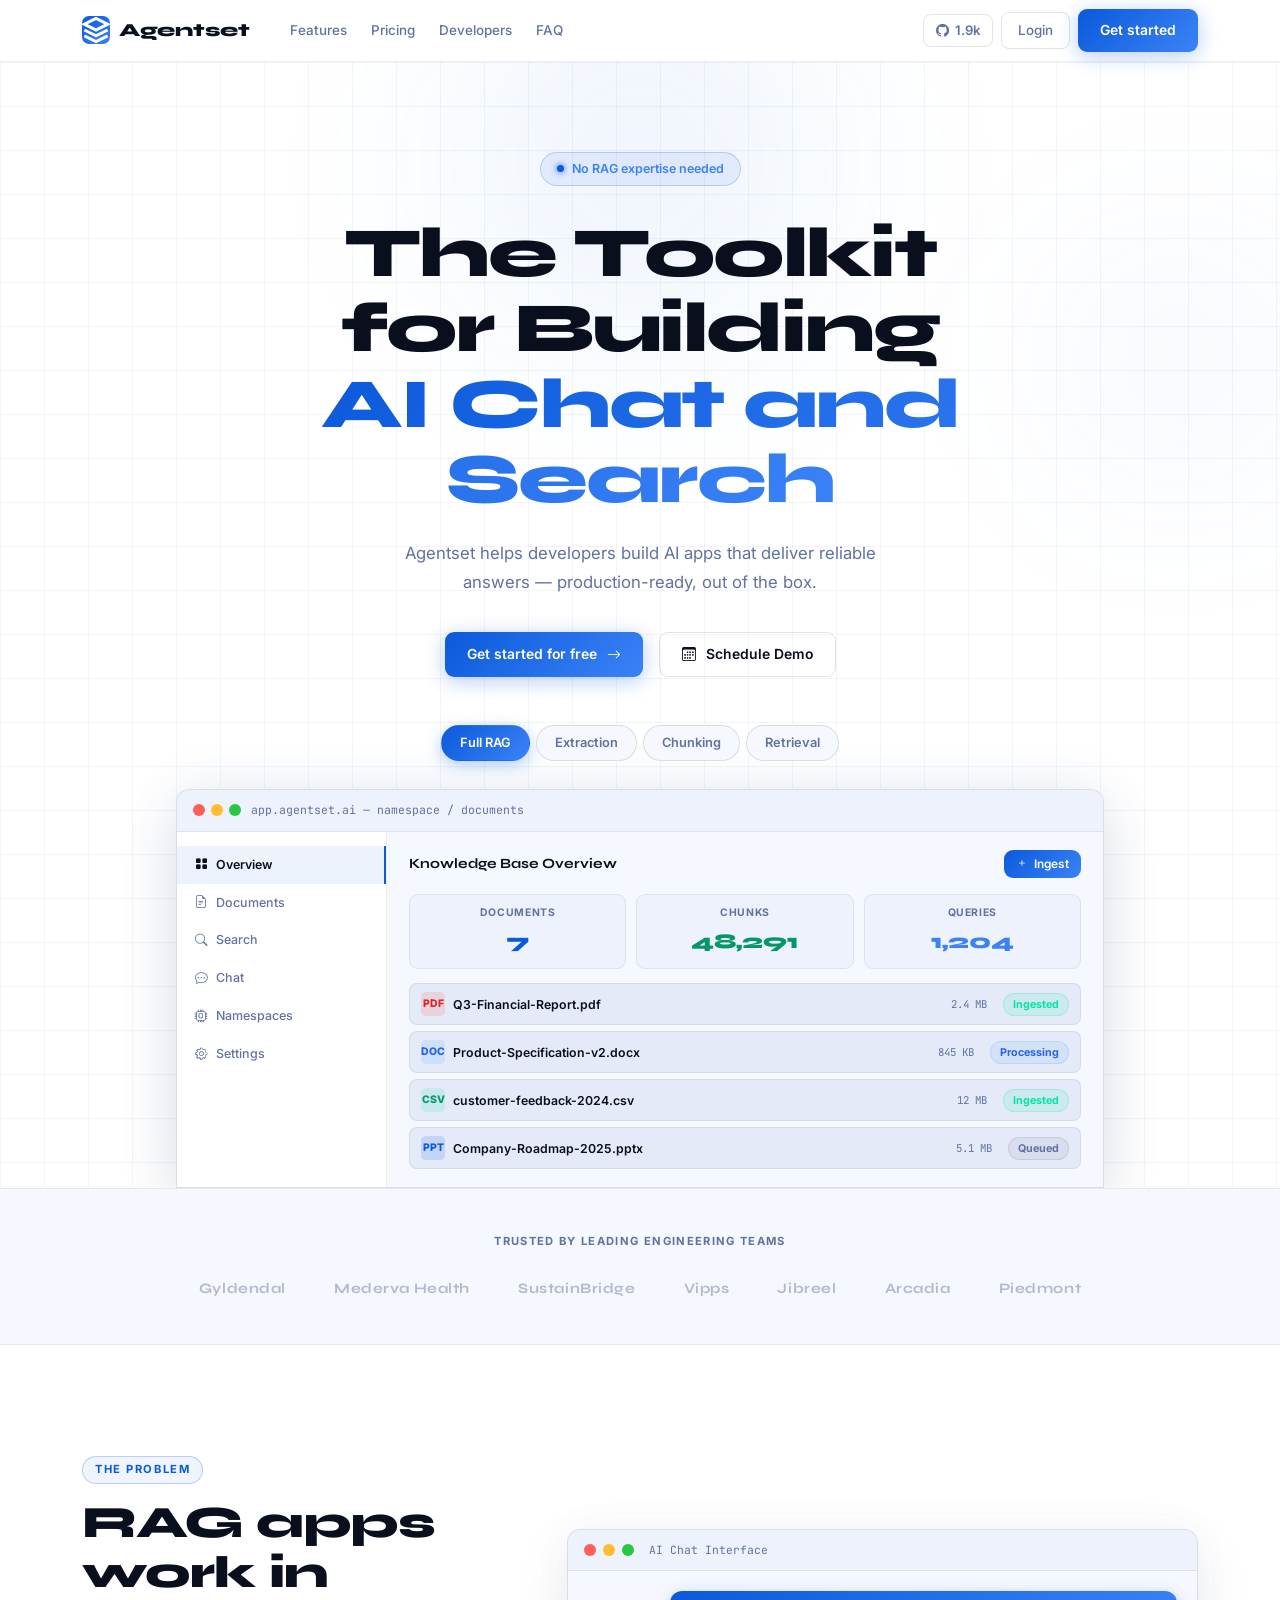
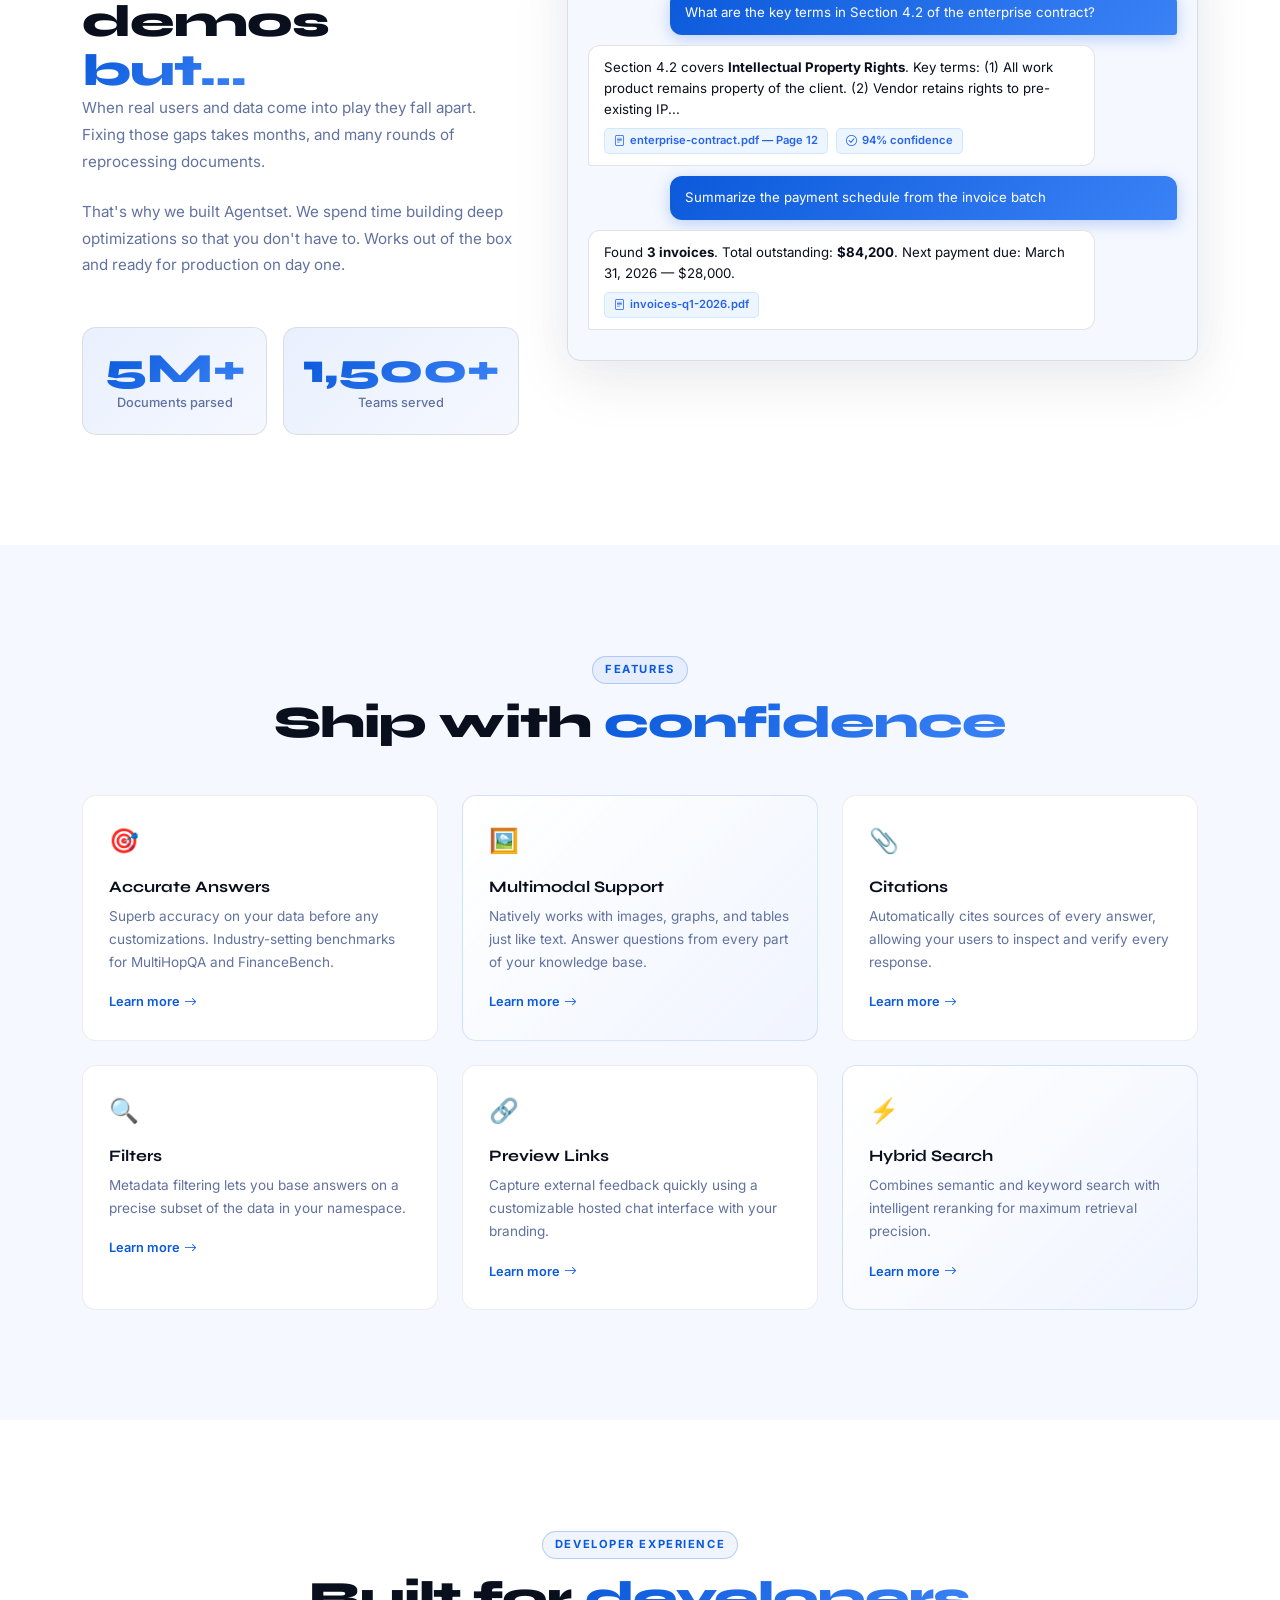
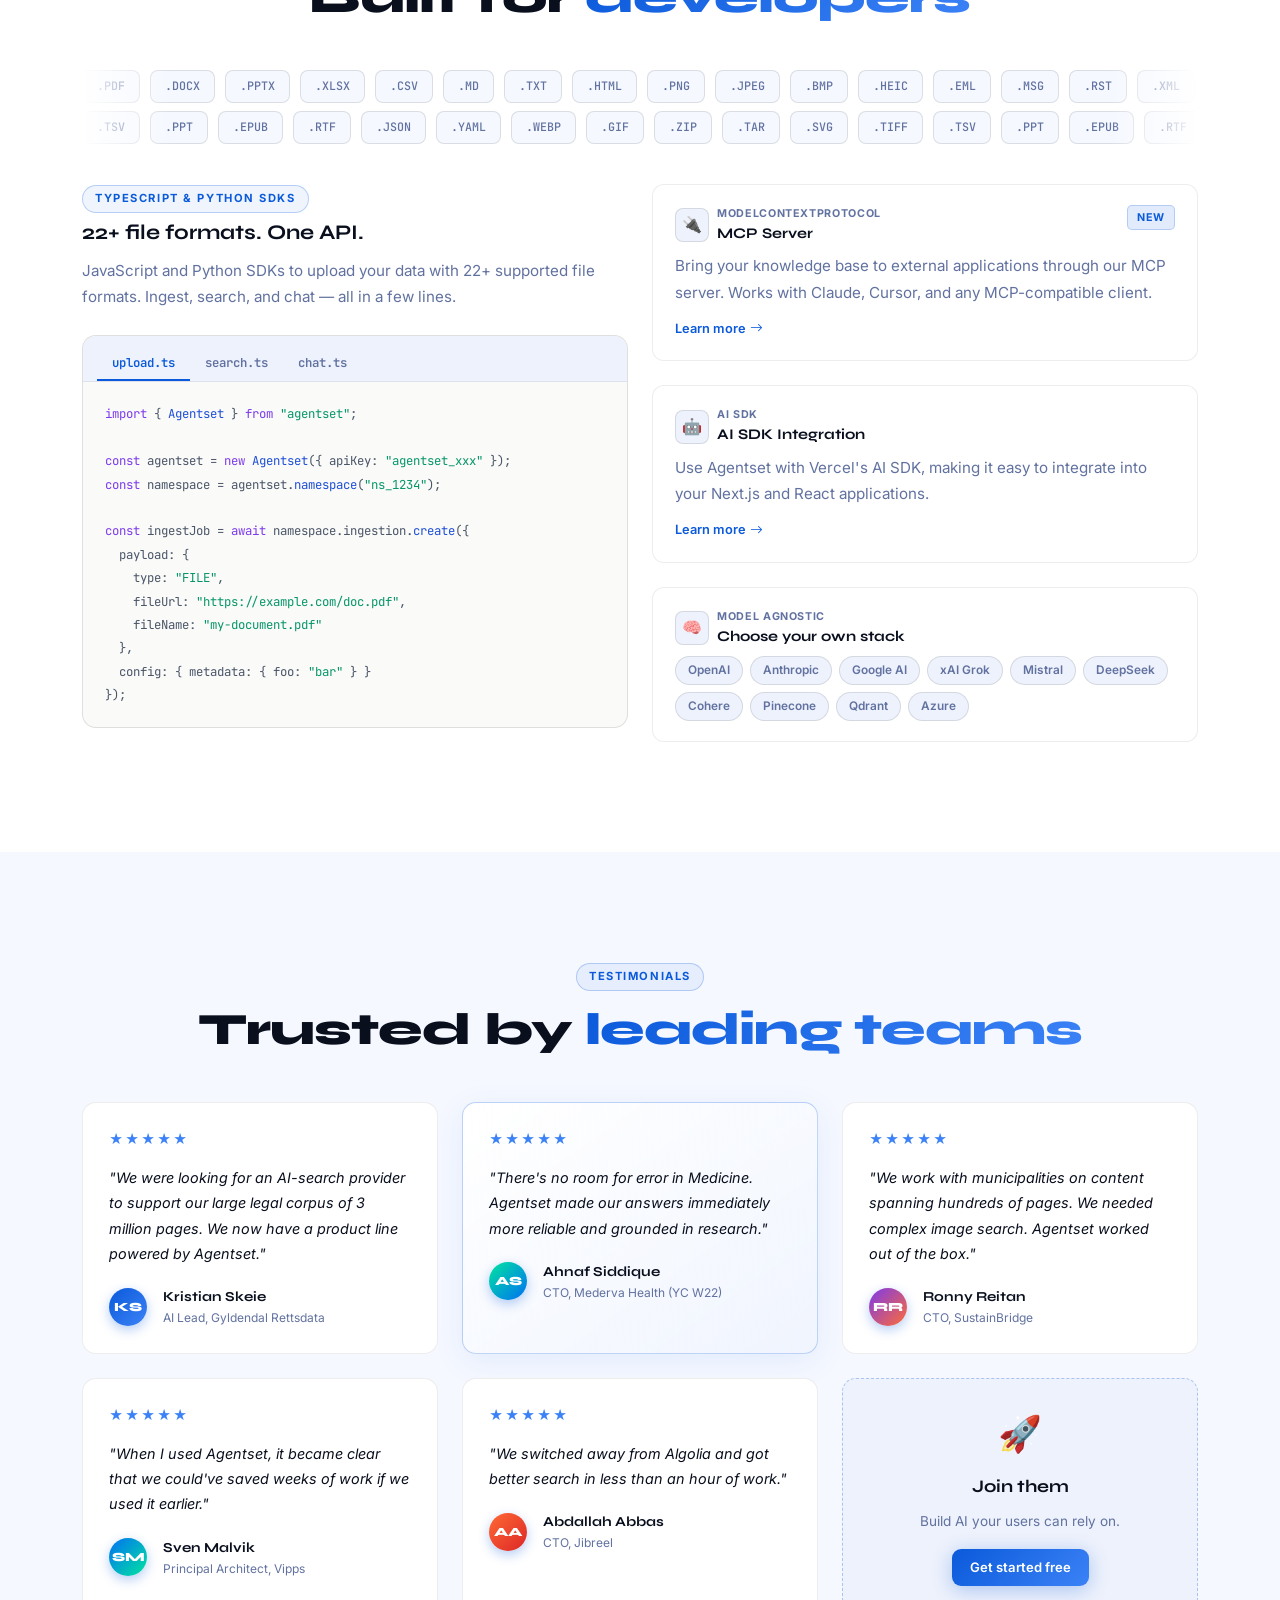
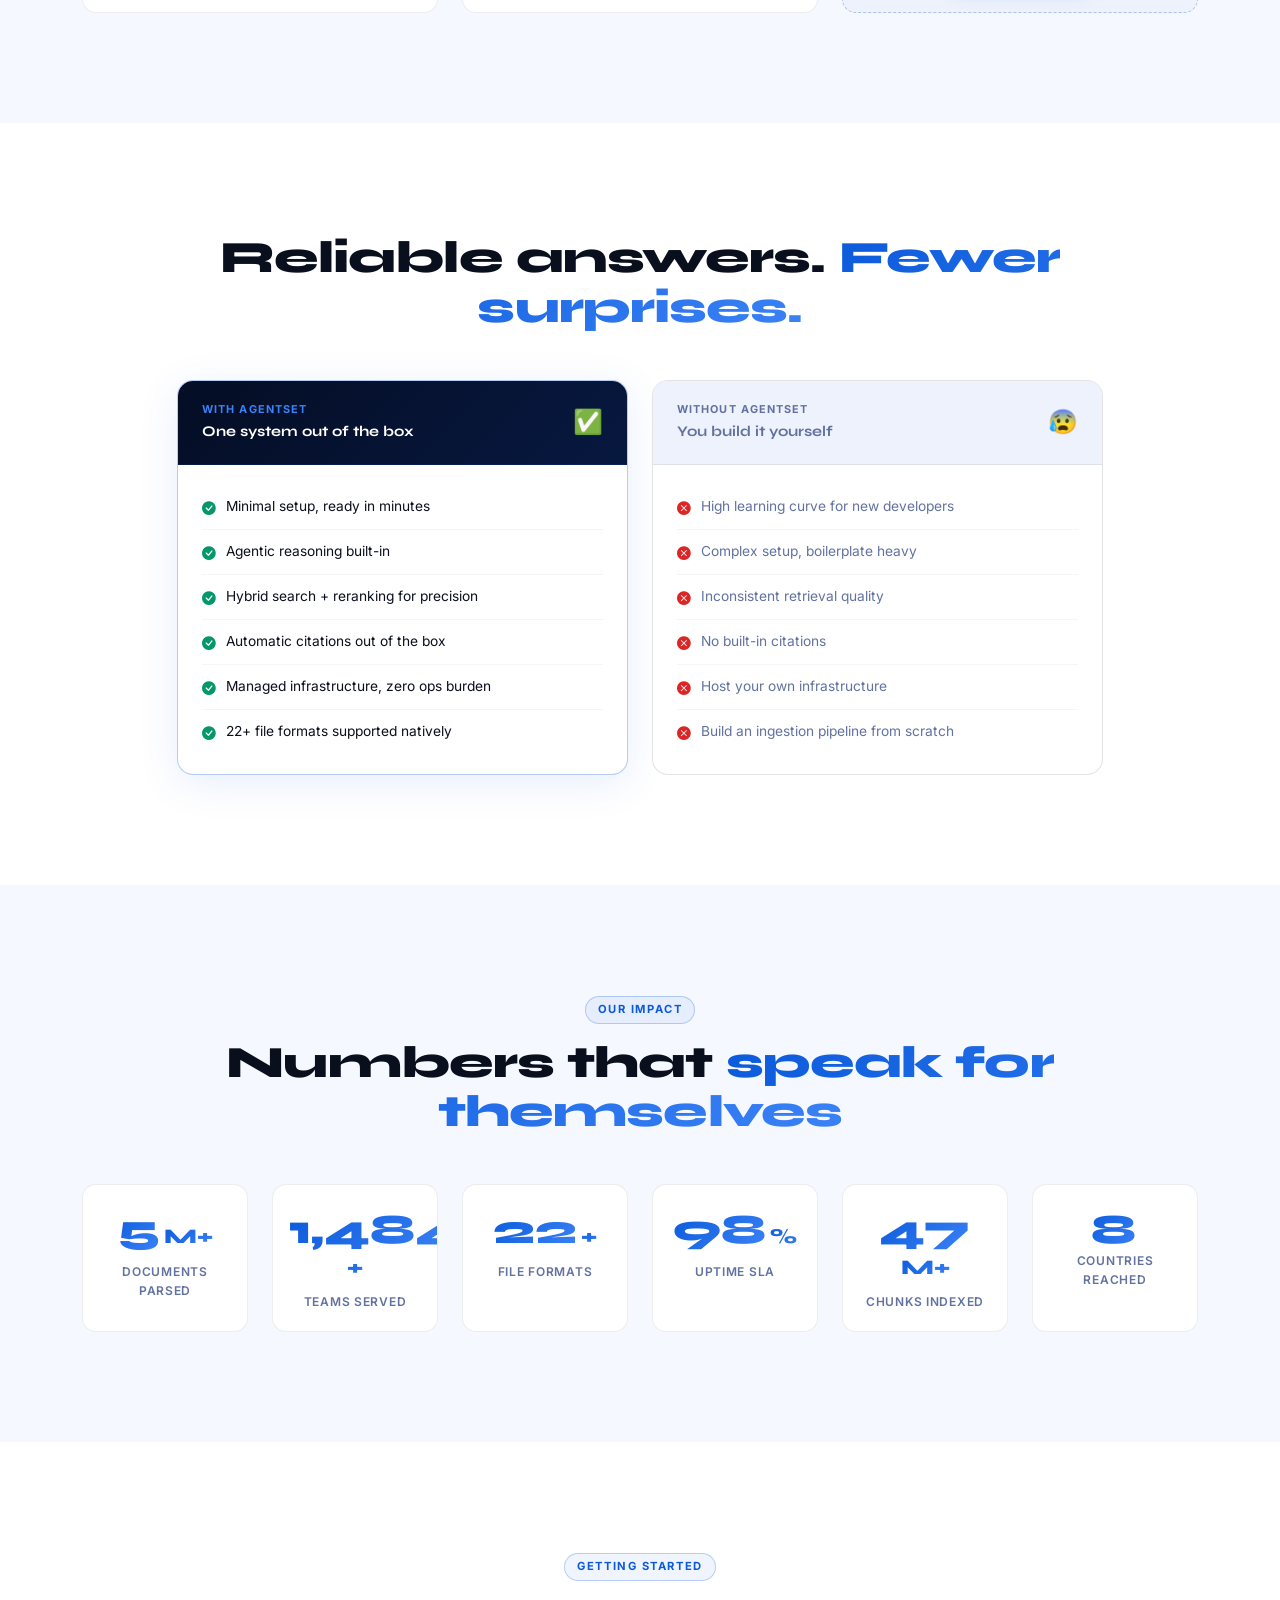
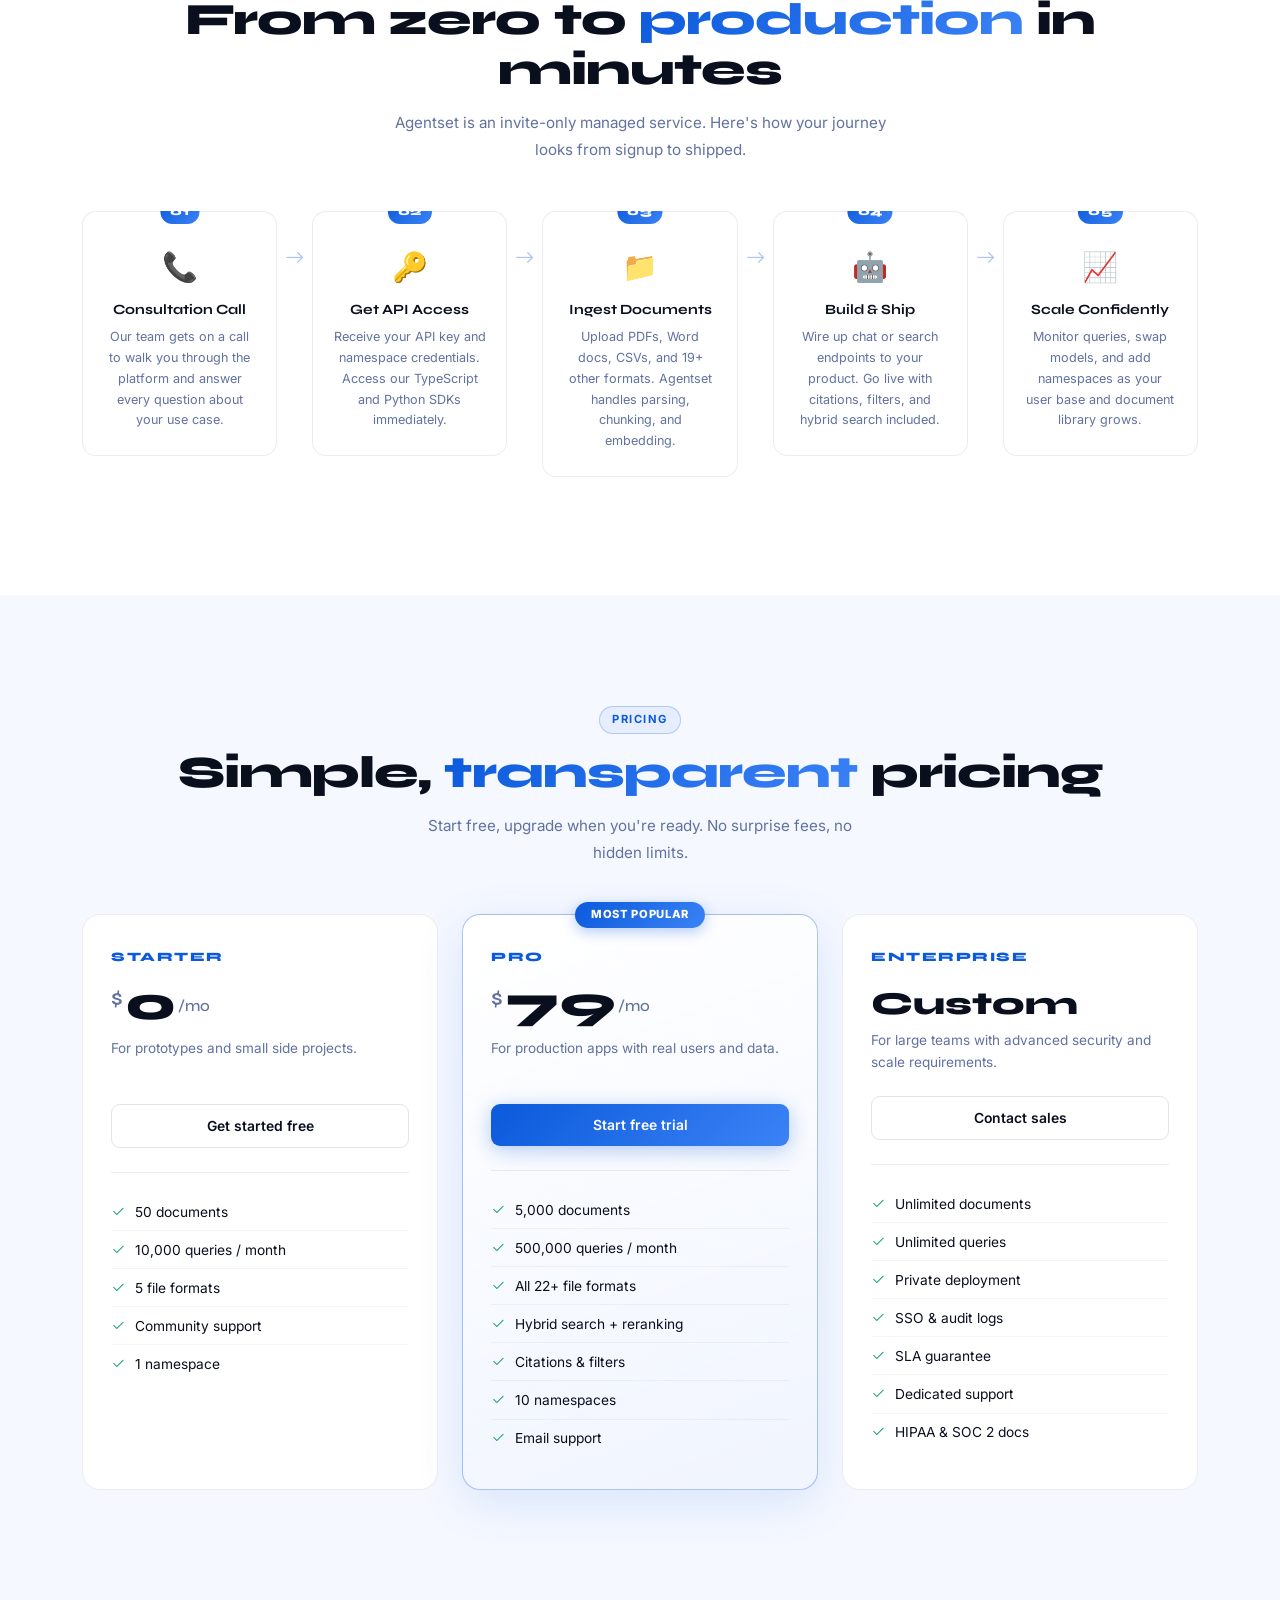
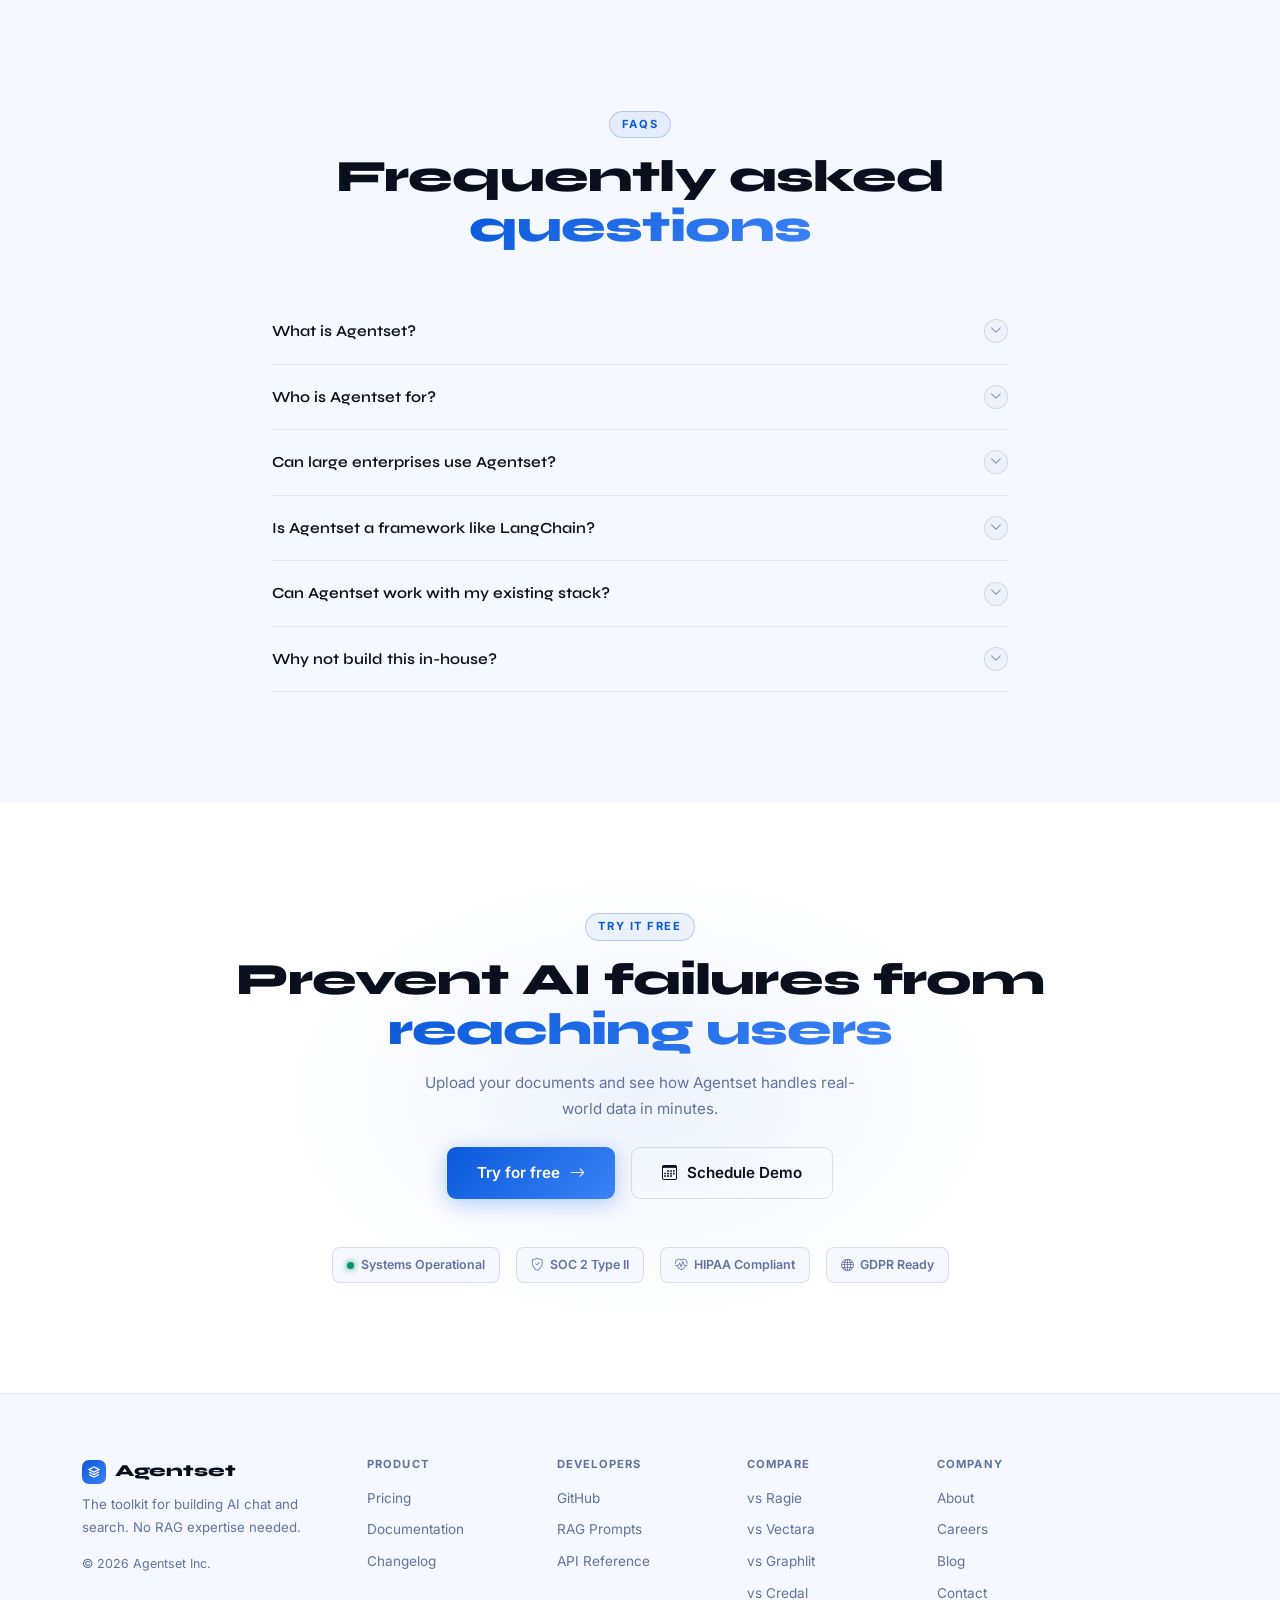
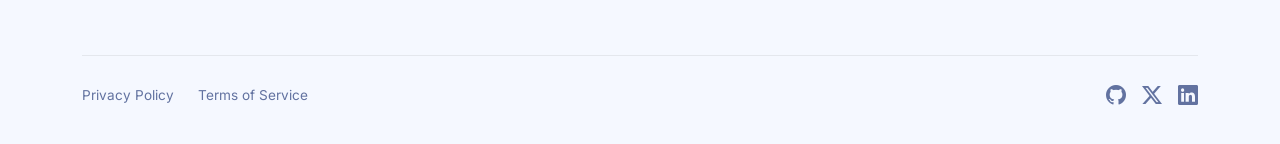
<file: assignment-2/index.html>
<!DOCTYPE html>
<html lang="en">
<head>
  <meta charset="UTF-8" />
  <meta name="viewport" content="width=device-width, initial-scale=1.0" />
  <title>Agentset — Build AI Chat and Search</title>
  <link href="https://cdn.jsdelivr.net/npm/bootstrap@5.3.3/dist/css/bootstrap.min.css" rel="stylesheet">
  <link href="https://cdn.jsdelivr.net/npm/bootstrap-icons@1.11.3/font/bootstrap-icons.min.css" rel="stylesheet">
  <link href="https://fonts.googleapis.com/css2?family=Syne:wght@400;600;700;800&family=Inter:wght@300;400;500;600&family=JetBrains+Mono:wght@300;400;500&display=swap" rel="stylesheet">
  <link rel="stylesheet" href="styles.css">
</head>
<body>

<!-- ═══ NAVBAR ═══ -->
<nav class="site-nav">
  <div class="container-xl d-flex align-items-center gap-4 w-100">
    <a href="#" class="nav-logo me-3">
      <div class="logo-icon">
        <svg viewBox="0 0 24 24" fill="none" stroke="currentColor" stroke-width="2.5"><path d="M12 2L2 7l10 5 10-5-10-5zM2 17l10 5 10-5M2 12l10 5 10-5"/></svg>
      </div>
      Agentset
    </a>
    <div class="d-none d-md-flex align-items-center gap-4 flex-grow-1">
      <a href="#features" class="nav-link-item">Features</a>
      <a href="#pricing"  class="nav-link-item">Pricing</a>
      <a href="#devex"    class="nav-link-item">Developers</a>
      <a href="#faq"      class="nav-link-item">FAQ</a>
    </div>
    <div class="d-flex align-items-center gap-2 ms-auto">
      <a href="#" class="nav-gh d-none d-md-inline-flex"><i class="bi bi-github"></i><span>1.9k</span></a>
      <a href="#" class="btn-ghost">Login</a>
      <a href="#" class="btn-primary-custom d-none d-sm-inline-flex">Get started</a>
    </div>
  </div>
</nav>


<!-- ═══ HERO ═══ -->
<section class="hero">
  <div class="hero-grid-bg" aria-hidden="true"></div>
  <div class="orb orb-1" aria-hidden="true"></div>
  <div class="orb orb-2" aria-hidden="true"></div>

  <div class="container position-relative">
    <div class="hero-badge"><span class="badge-dot"></span> No RAG expertise needed</div>

    <h1>The Toolkit for Building<br><span class="gradient-text">AI Chat and Search</span></h1>

    <p class="hero-sub">Agentset helps developers build AI apps that deliver reliable answers — production-ready, out of the box.</p>

    <div class="d-flex justify-content-center gap-3 mb-5 flex-wrap">
      <a href="#" class="btn-primary-custom">Get started for free <i class="bi bi-arrow-right ms-1"></i></a>
      <a href="#" class="btn-outline-custom"><i class="bi bi-calendar3 me-1"></i> Schedule Demo</a>
    </div>

    <div class="hero-tabs">
      <button class="hero-tab-btn active" data-tab="fullrag">Full RAG</button>
      <button class="hero-tab-btn" data-tab="extract">Extraction</button>
      <button class="hero-tab-btn" data-tab="chunk">Chunking</button>
      <button class="hero-tab-btn" data-tab="retrieve">Retrieval</button>
    </div>

    <div class="app-window-wrap">
      <div class="app-window">
        <div class="app-titlebar">
          <div class="traffic-lights">
            <span class="tl tl-red"></span><span class="tl tl-yellow"></span><span class="tl tl-green"></span>
          </div>
          <span class="mono app-url">app.agentset.ai — namespace / documents</span>
        </div>
        <div class="app-body">
          <div class="app-sidebar">
            <div class="app-nav-item active"><i class="bi bi-grid-fill"></i> Overview</div>
            <div class="app-nav-item"><i class="bi bi-file-earmark-text"></i> Documents</div>
            <div class="app-nav-item"><i class="bi bi-search"></i> Search</div>
            <div class="app-nav-item"><i class="bi bi-chat-dots"></i> Chat</div>
            <div class="app-nav-item"><i class="bi bi-cpu"></i> Namespaces</div>
            <div class="app-nav-item"><i class="bi bi-gear"></i> Settings</div>
          </div>
          <div class="app-main">
            <div class="app-header-row">
              <div class="app-section-title">Knowledge Base Overview</div>
              <button class="btn-primary-custom btn-sm-custom"><i class="bi bi-plus"></i> Ingest</button>
            </div>
            <div class="stat-row">
              <div class="stat-block">
                <div class="stat-block-label">Documents</div>
                <div class="stat-block-val orange" id="doc-counter">0</div>
              </div>
              <div class="stat-block">
                <div class="stat-block-label">Chunks</div>
                <div class="stat-block-val green">48,291</div>
              </div>
              <div class="stat-block">
                <div class="stat-block-label">Queries</div>
                <div class="stat-block-val amber">1,204</div>
              </div>
            </div>
            <div class="doc-list">
              <div class="doc-item">
                <div class="doc-name"><div class="doc-icon icon-pdf">PDF</div>Q3-Financial-Report.pdf</div>
                <div class="d-flex align-items-center gap-3"><span class="mono doc-size">2.4 MB</span><span class="doc-badge badge-done">Ingested</span></div>
              </div>
              <div class="doc-item">
                <div class="doc-name"><div class="doc-icon icon-docx">DOC</div>Product-Specification-v2.docx</div>
                <div class="d-flex align-items-center gap-3"><span class="mono doc-size">845 KB</span><span class="doc-badge badge-proc">Processing</span></div>
              </div>
              <div class="doc-item">
                <div class="doc-name"><div class="doc-icon icon-csv">CSV</div>customer-feedback-2024.csv</div>
                <div class="d-flex align-items-center gap-3"><span class="mono doc-size">12 MB</span><span class="doc-badge badge-done">Ingested</span></div>
              </div>
              <div class="doc-item">
                <div class="doc-name"><div class="doc-icon icon-pptx">PPT</div>Company-Roadmap-2025.pptx</div>
                <div class="d-flex align-items-center gap-3"><span class="mono doc-size">5.1 MB</span><span class="doc-badge badge-queue">Queued</span></div>
              </div>
            </div>
          </div>
        </div>
      </div>
    </div>
  </div>
</section>


<!-- ═══ LOGO CLOUD ═══ -->
<div class="logo-cloud">
  <div class="container">
    <div class="logo-cloud-label">Trusted by leading engineering teams</div>
    <div class="logo-cloud-row">
      <span class="cloud-logo">Gyldendal</span>
      <span class="cloud-logo">Mederva Health</span>
      <span class="cloud-logo">SustainBridge</span>
      <span class="cloud-logo">Vipps</span>
      <span class="cloud-logo">Jibreel</span>
      <span class="cloud-logo">Arcadia</span>
      <span class="cloud-logo">Piedmont</span>
    </div>
  </div>
</div>


<!-- ═══ PROBLEM ═══ -->
<section class="problem-section">
  <div class="container">
    <div class="row align-items-center g-5">
      <div class="col-lg-5 reveal">
        <div class="eyebrow">The Problem</div>
        <h2 class="section-heading">RAG apps work in demos<br><span class="gradient-text">but…</span></h2>
        <p class="body-muted mb-4">When real users and data come into play they fall apart. Fixing those gaps takes months, and many rounds of reprocessing documents.</p>
        <p class="body-muted mb-4">That's why we built Agentset. We spend time building deep optimizations so that you don't have to. Works out of the box and ready for production on day one.</p>
        <div class="d-flex gap-3 mt-5">
          <div class="impact-pill"><div class="impact-number">5M+</div><div class="impact-label">Documents parsed</div></div>
          <div class="impact-pill"><div class="impact-number">1,500+</div><div class="impact-label">Teams served</div></div>
        </div>
      </div>
      <div class="col-lg-7 reveal">
        <div class="chat-mockup">
          <div class="chat-bar">
            <span class="tl tl-red"></span><span class="tl tl-yellow"></span><span class="tl tl-green"></span>
            <span class="mono ms-2 chat-bar-label">AI Chat Interface</span>
          </div>
          <div class="chat-body">
            <div class="bubble user-bubble">What are the key terms in Section 4.2 of the enterprise contract?</div>
            <div class="bubble bot-bubble">
              Section 4.2 covers <strong>Intellectual Property Rights</strong>. Key terms: (1) All work product remains property of the client. (2) Vendor retains rights to pre-existing IP...
              <br>
              <span class="source-tag"><i class="bi bi-file-text"></i> enterprise-contract.pdf — Page 12</span>
              <span class="source-tag ms-1"><i class="bi bi-check-circle"></i> 94% confidence</span>
            </div>
            <div class="bubble user-bubble">Summarize the payment schedule from the invoice batch</div>
            <div class="bubble bot-bubble">
              Found <strong>3 invoices</strong>. Total outstanding: <strong>$84,200</strong>. Next payment due: March 31, 2026 — $28,000.
              <br><span class="source-tag"><i class="bi bi-file-text"></i> invoices-q1-2026.pdf</span>
            </div>
          </div>
        </div>
      </div>
    </div>
  </div>
</section>


<!-- ═══ FEATURES ═══ -->
<section class="features-section" id="features">
  <div class="container">
    <div class="text-center mb-5 reveal">
      <div class="eyebrow">Features</div>
      <h2 class="section-heading">Ship with <span class="gradient-text">confidence</span></h2>
    </div>
    <div class="row g-4 reveal">
      <div class="col-md-6 col-lg-4">
        <div class="feat-card">
          <div class="feat-icon">🎯</div>
          <h5>Accurate Answers</h5>
          <p>Superb accuracy on your data before any customizations. Industry-setting benchmarks for MultiHopQA and FinanceBench.</p>
          <a href="#" class="feat-link">Learn more <i class="bi bi-arrow-right"></i></a>
        </div>
      </div>
      <div class="col-md-6 col-lg-4">
        <div class="feat-card feat-card--glow">
          <div class="feat-icon">🖼️</div>
          <h5>Multimodal Support</h5>
          <p>Natively works with images, graphs, and tables just like text. Answer questions from every part of your knowledge base.</p>
          <a href="#" class="feat-link">Learn more <i class="bi bi-arrow-right"></i></a>
        </div>
      </div>
      <div class="col-md-6 col-lg-4">
        <div class="feat-card">
          <div class="feat-icon">📎</div>
          <h5>Citations</h5>
          <p>Automatically cites sources of every answer, allowing your users to inspect and verify every response.</p>
          <a href="#" class="feat-link">Learn more <i class="bi bi-arrow-right"></i></a>
        </div>
      </div>
      <div class="col-md-6 col-lg-4">
        <div class="feat-card">
          <div class="feat-icon">🔍</div>
          <h5>Filters</h5>
          <p>Metadata filtering lets you base answers on a precise subset of the data in your namespace.</p>
          <a href="#" class="feat-link">Learn more <i class="bi bi-arrow-right"></i></a>
        </div>
      </div>
      <div class="col-md-6 col-lg-4">
        <div class="feat-card">
          <div class="feat-icon">🔗</div>
          <h5>Preview Links</h5>
          <p>Capture external feedback quickly using a customizable hosted chat interface with your branding.</p>
          <a href="#" class="feat-link">Learn more <i class="bi bi-arrow-right"></i></a>
        </div>
      </div>
      <div class="col-md-6 col-lg-4">
        <div class="feat-card feat-card--glow">
          <div class="feat-icon">⚡</div>
          <h5>Hybrid Search</h5>
          <p>Combines semantic and keyword search with intelligent reranking for maximum retrieval precision.</p>
          <a href="#" class="feat-link">Learn more <i class="bi bi-arrow-right"></i></a>
        </div>
      </div>
    </div>
  </div>
</section>


<!-- ═══ DEV EXPERIENCE ═══ -->
<section class="devex-section" id="devex">
  <div class="container">
    <div class="text-center mb-5 reveal">
      <div class="eyebrow">Developer Experience</div>
      <h2 class="section-heading">Built for <span class="gradient-text">developers</span></h2>
    </div>

    <div class="marquee-wrap mb-2 reveal">
      <div class="marquee-row">
        <span class="chip">.PDF</span><span class="chip">.DOCX</span><span class="chip">.PPTX</span><span class="chip">.XLSX</span><span class="chip">.CSV</span><span class="chip">.MD</span><span class="chip">.TXT</span><span class="chip">.HTML</span><span class="chip">.PNG</span><span class="chip">.JPEG</span><span class="chip">.BMP</span><span class="chip">.HEIC</span><span class="chip">.EML</span><span class="chip">.MSG</span><span class="chip">.RST</span><span class="chip">.XML</span><span class="chip">.ODT</span><span class="chip">.DOC</span>
        <span class="chip">.PDF</span><span class="chip">.DOCX</span><span class="chip">.PPTX</span><span class="chip">.XLSX</span><span class="chip">.CSV</span><span class="chip">.MD</span><span class="chip">.TXT</span><span class="chip">.HTML</span><span class="chip">.PNG</span><span class="chip">.JPEG</span><span class="chip">.BMP</span><span class="chip">.HEIC</span><span class="chip">.EML</span><span class="chip">.MSG</span><span class="chip">.RST</span><span class="chip">.XML</span><span class="chip">.ODT</span><span class="chip">.DOC</span>
      </div>
    </div>
    <div class="marquee-wrap reveal">
      <div class="marquee-row reverse">
        <span class="chip">.TSV</span><span class="chip">.PPT</span><span class="chip">.EPUB</span><span class="chip">.RTF</span><span class="chip">.JSON</span><span class="chip">.YAML</span><span class="chip">.WEBP</span><span class="chip">.GIF</span><span class="chip">.ZIP</span><span class="chip">.TAR</span><span class="chip">.SVG</span><span class="chip">.TIFF</span>
        <span class="chip">.TSV</span><span class="chip">.PPT</span><span class="chip">.EPUB</span><span class="chip">.RTF</span><span class="chip">.JSON</span><span class="chip">.YAML</span><span class="chip">.WEBP</span><span class="chip">.GIF</span><span class="chip">.ZIP</span><span class="chip">.TAR</span><span class="chip">.SVG</span><span class="chip">.TIFF</span>
      </div>
    </div>

    <div class="row g-4 mt-3">
      <div class="col-lg-6 reveal">
        <div class="eyebrow mb-2">TypeScript &amp; Python SDKs</div>
        <h4 style="font-family:'Syne',sans-serif;font-size:1.3rem;color:var(--text);font-weight:700;margin-bottom:12px">22+ file formats. One API.</h4>
        <p class="body-muted mb-4">JavaScript and Python SDKs to upload your data with 22+ supported file formats. Ingest, search, and chat — all in a few lines.</p>
        <div class="code-box">
          <div class="code-tab-bar">
            <button class="code-tab active" data-codetab="upload">upload.ts</button>
            <button class="code-tab" data-codetab="search">search.ts</button>
            <button class="code-tab" data-codetab="chat">chat.ts</button>
          </div>
          <div class="code-panel active" id="tab-upload">
            <pre class="code-block"><span class="ck">import</span> { <span class="cf">Agentset</span> } <span class="ck">from</span> <span class="cs">"agentset"</span>;

<span class="ck">const</span> agentset = <span class="ck">new</span> <span class="cf">Agentset</span>({ apiKey: <span class="cs">"agentset_xxx"</span> });
<span class="ck">const</span> namespace = agentset.<span class="cf">namespace</span>(<span class="cs">"ns_1234"</span>);

<span class="ck">const</span> ingestJob = <span class="ck">await</span> namespace.ingestion.<span class="cf">create</span>({
  payload: {
    type: <span class="cs">"FILE"</span>,
    fileUrl: <span class="cs">"https://example.com/doc.pdf"</span>,
    fileName: <span class="cs">"my-document.pdf"</span>
  },
  config: { metadata: { foo: <span class="cs">"bar"</span> } }
});</pre>
          </div>
          <div class="code-panel" id="tab-search">
            <pre class="code-block"><span class="ck">import</span> { <span class="cf">Agentset</span> } <span class="ck">from</span> <span class="cs">"agentset"</span>;

<span class="ck">const</span> results = <span class="ck">await</span> <span class="ck">new</span> <span class="cf">Agentset</span>({ apiKey: <span class="cs">"agentset_xxx"</span> })
  .<span class="cf">namespace</span>(<span class="cs">"ns_1234"</span>)
  .search.<span class="cf">query</span>({
    query: <span class="cs">"payment terms section 4.2"</span>,
    topK: <span class="cn">5</span>,
    filters: { metadata: { type: <span class="cs">"contract"</span> } }
  });

console.<span class="cf">log</span>(results.hits);</pre>
          </div>
          <div class="code-panel" id="tab-chat">
            <pre class="code-block"><span class="ck">const</span> stream = <span class="ck">await</span> <span class="ck">new</span> <span class="cf">Agentset</span>({ apiKey: <span class="cs">"agentset_xxx"</span> })
  .<span class="cf">namespace</span>(<span class="cs">"ns_1234"</span>)
  .chat.<span class="cf">stream</span>({
    messages: [{ role: <span class="cs">"user"</span>, content: <span class="cs">"What are the key terms?"</span> }],
    citations: <span class="ck">true</span>
  });

<span class="ck">for await</span> (<span class="ck">const</span> chunk <span class="ck">of</span> stream) {
  process.stdout.<span class="cf">write</span>(chunk.text);
}</pre>
          </div>
        </div>
      </div>
      <div class="col-lg-6">
        <div class="d-flex flex-column gap-4">
          <div class="integ-card reveal">
            <div class="d-flex align-items-start justify-content-between mb-2">
              <div class="d-flex align-items-center gap-2">
                <div class="integ-icon">🔌</div>
                <div><div class="integ-tag-label">ModelContextProtocol</div><div class="integ-name">MCP Server</div></div>
              </div>
              <span class="new-badge">New</span>
            </div>
            <p class="body-muted mb-2">Bring your knowledge base to external applications through our MCP server. Works with Claude, Cursor, and any MCP-compatible client.</p>
            <a href="#" class="feat-link">Learn more <i class="bi bi-arrow-right"></i></a>
          </div>
          <div class="integ-card reveal">
            <div class="d-flex align-items-start justify-content-between mb-2">
              <div class="d-flex align-items-center gap-2">
                <div class="integ-icon">🤖</div>
                <div><div class="integ-tag-label">AI SDK</div><div class="integ-name">AI SDK Integration</div></div>
              </div>
            </div>
            <p class="body-muted mb-2">Use Agentset with Vercel's AI SDK, making it easy to integrate into your Next.js and React applications.</p>
            <a href="#" class="feat-link">Learn more <i class="bi bi-arrow-right"></i></a>
          </div>
          <div class="integ-card reveal">
            <div class="d-flex align-items-start justify-content-between mb-2">
              <div class="d-flex align-items-center gap-2">
                <div class="integ-icon">🧠</div>
                <div><div class="integ-tag-label">Model Agnostic</div><div class="integ-name">Choose your own stack</div></div>
              </div>
            </div>
            <div class="model-grid mt-2">
              <span class="model-chip">OpenAI</span><span class="model-chip">Anthropic</span><span class="model-chip">Google AI</span><span class="model-chip">xAI Grok</span><span class="model-chip">Mistral</span><span class="model-chip">DeepSeek</span><span class="model-chip">Cohere</span><span class="model-chip">Pinecone</span><span class="model-chip">Qdrant</span><span class="model-chip">Azure</span>
            </div>
          </div>
        </div>
      </div>
    </div>
  </div>
</section>


<!-- ═══ TESTIMONIALS ═══ -->
<section class="testi-section">
  <div class="container">
    <div class="text-center mb-5 reveal">
      <div class="eyebrow">Testimonials</div>
      <h2 class="section-heading">Trusted by <span class="gradient-text">leading teams</span></h2>
    </div>
    <div class="row g-4 reveal">
      <div class="col-md-6 col-lg-4">
        <div class="testi-card">
          <div class="testi-stars">★★★★★</div>
          <p class="testi-quote">"We were looking for an AI-search provider to support our large legal corpus of 3 million pages. We now have a product line powered by Agentset."</p>
          <div class="d-flex align-items-center gap-3"><div class="testi-avatar">KS</div><div><div class="testi-name">Kristian Skeie</div><div class="testi-role">AI Lead, Gyldendal Rettsdata</div></div></div>
        </div>
      </div>
      <div class="col-md-6 col-lg-4">
        <div class="testi-card testi-card--featured">
          <div class="testi-stars">★★★★★</div>
          <p class="testi-quote">"There's no room for error in Medicine. Agentset made our answers immediately more reliable and grounded in research."</p>
          <div class="d-flex align-items-center gap-3"><div class="testi-avatar" style="background:linear-gradient(135deg,#00e5a0,#0070f3)">AS</div><div><div class="testi-name">Ahnaf Siddique</div><div class="testi-role">CTO, Mederva Health (YC W22)</div></div></div>
        </div>
      </div>
      <div class="col-md-6 col-lg-4">
        <div class="testi-card">
          <div class="testi-stars">★★★★★</div>
          <p class="testi-quote">"We work with municipalities on content spanning hundreds of pages. We needed complex image search. Agentset worked out of the box."</p>
          <div class="d-flex align-items-center gap-3"><div class="testi-avatar" style="background:linear-gradient(135deg,#7c3aed,#ff6b35)">RR</div><div><div class="testi-name">Ronny Reitan</div><div class="testi-role">CTO, SustainBridge</div></div></div>
        </div>
      </div>
      <div class="col-md-6 col-lg-4">
        <div class="testi-card">
          <div class="testi-stars">★★★★★</div>
          <p class="testi-quote">"When I used Agentset, it became clear that we could've saved weeks of work if we used it earlier."</p>
          <div class="d-flex align-items-center gap-3"><div class="testi-avatar" style="background:linear-gradient(135deg,#0070f3,#00e5a0)">SM</div><div><div class="testi-name">Sven Malvik</div><div class="testi-role">Principal Architect, Vipps</div></div></div>
        </div>
      </div>
      <div class="col-md-6 col-lg-4">
        <div class="testi-card">
          <div class="testi-stars">★★★★★</div>
          <p class="testi-quote">"We switched away from Algolia and got better search in less than an hour of work."</p>
          <div class="d-flex align-items-center gap-3"><div class="testi-avatar" style="background:linear-gradient(135deg,#ff6b35,#dc2626)">AA</div><div><div class="testi-name">Abdallah Abbas</div><div class="testi-role">CTO, Jibreel</div></div></div>
        </div>
      </div>
      <div class="col-md-6 col-lg-4">
        <div class="testi-card testi-cta-card">
          <div style="font-size:2.2rem;margin-bottom:12px">🚀</div>
          <div style="font-family:'Syne',sans-serif;font-size:1.1rem;color:var(--text);font-weight:700;margin-bottom:8px">Join them</div>
          <p class="body-muted mb-3" style="font-size:0.85rem">Build AI your users can rely on.</p>
          <a href="#" class="btn-primary-custom" style="font-size:0.82rem;padding:8px 18px">Get started free</a>
        </div>
      </div>
    </div>
  </div>
</section>


<!-- ═══ COMPARISON ═══ -->
<section class="compare-section">
  <div class="container">
    <div class="text-center mb-5 reveal">
      <h2 class="section-heading">Reliable answers. <span class="gradient-text">Fewer surprises.</span></h2>
    </div>
    <div class="row g-4 justify-content-center reveal">
      <div class="col-md-6 col-lg-5">
        <div class="compare-card compare-card--winner">
          <div class="compare-head compare-head--dark">
            <div><div class="compare-sublabel">With Agentset</div><div class="compare-title">One system out of the box</div></div>
            <span style="font-size:1.5rem">✅</span>
          </div>
          <div class="compare-body">
            <div class="compare-row"><i class="bi bi-check-circle-fill chk"></i><span>Minimal setup, ready in minutes</span></div>
            <div class="compare-row"><i class="bi bi-check-circle-fill chk"></i><span>Agentic reasoning built-in</span></div>
            <div class="compare-row"><i class="bi bi-check-circle-fill chk"></i><span>Hybrid search + reranking for precision</span></div>
            <div class="compare-row"><i class="bi bi-check-circle-fill chk"></i><span>Automatic citations out of the box</span></div>
            <div class="compare-row"><i class="bi bi-check-circle-fill chk"></i><span>Managed infrastructure, zero ops burden</span></div>
            <div class="compare-row"><i class="bi bi-check-circle-fill chk"></i><span>22+ file formats supported natively</span></div>
          </div>
        </div>
      </div>
      <div class="col-md-6 col-lg-5">
        <div class="compare-card">
          <div class="compare-head">
            <div><div class="compare-sublabel muted-label">Without Agentset</div><div class="compare-title muted-title">You build it yourself</div></div>
            <span style="font-size:1.5rem">😰</span>
          </div>
          <div class="compare-body">
            <div class="compare-row muted-row"><i class="bi bi-x-circle-fill xmark"></i><span>High learning curve for new developers</span></div>
            <div class="compare-row muted-row"><i class="bi bi-x-circle-fill xmark"></i><span>Complex setup, boilerplate heavy</span></div>
            <div class="compare-row muted-row"><i class="bi bi-x-circle-fill xmark"></i><span>Inconsistent retrieval quality</span></div>
            <div class="compare-row muted-row"><i class="bi bi-x-circle-fill xmark"></i><span>No built-in citations</span></div>
            <div class="compare-row muted-row"><i class="bi bi-x-circle-fill xmark"></i><span>Host your own infrastructure</span></div>
            <div class="compare-row muted-row"><i class="bi bi-x-circle-fill xmark"></i><span>Build an ingestion pipeline from scratch</span></div>
          </div>
        </div>
      </div>
    </div>
  </div>
</section>


<!-- ═══ IMPACT NUMBERS ═══ -->
<section class="impact-section">
  <div class="container">
    <div class="text-center mb-5 reveal">
      <div class="eyebrow">Our Impact</div>
      <h2 class="section-heading">Numbers that <span class="gradient-text">speak for themselves</span></h2>
    </div>
    <div class="row g-4 reveal">
      <div class="col-6 col-md-4 col-lg-2">
        <div class="impact-stat-card">
          <div class="impact-stat-num" data-target="5">0</div>
          <div class="impact-stat-suffix">M+</div>
          <div class="impact-stat-label">Documents Parsed</div>
        </div>
      </div>
      <div class="col-6 col-md-4 col-lg-2">
        <div class="impact-stat-card">
          <div class="impact-stat-num" data-target="1500">0</div>
          <div class="impact-stat-suffix">+</div>
          <div class="impact-stat-label">Teams Served</div>
        </div>
      </div>
      <div class="col-6 col-md-4 col-lg-2">
        <div class="impact-stat-card">
          <div class="impact-stat-num" data-target="22">0</div>
          <div class="impact-stat-suffix">+</div>
          <div class="impact-stat-label">File Formats</div>
        </div>
      </div>
      <div class="col-6 col-md-4 col-lg-2">
        <div class="impact-stat-card">
          <div class="impact-stat-num" data-target="99">0</div>
          <div class="impact-stat-suffix">%</div>
          <div class="impact-stat-label">Uptime SLA</div>
        </div>
      </div>
      <div class="col-6 col-md-4 col-lg-2">
        <div class="impact-stat-card">
          <div class="impact-stat-num" data-target="48">0</div>
          <div class="impact-stat-suffix">M+</div>
          <div class="impact-stat-label">Chunks Indexed</div>
        </div>
      </div>
      <div class="col-6 col-md-4 col-lg-2">
        <div class="impact-stat-card">
          <div class="impact-stat-num" data-target="8">0</div>
          <div class="impact-stat-suffix"></div>
          <div class="impact-stat-label">Countries Reached</div>
        </div>
      </div>
    </div>
  </div>
</section>


<!-- ═══ HOW IT WORKS ═══ -->
<section class="journey-section">
  <div class="container">
    <div class="text-center mb-5 reveal">
      <div class="eyebrow">Getting Started</div>
      <h2 class="section-heading">From zero to <span class="gradient-text">production</span> in minutes</h2>
      <p class="body-muted mt-3" style="max-width:500px;margin-inline:auto">Agentset is an invite-only managed service. Here's how your journey looks from signup to shipped.</p>
    </div>

    <div class="journey-grid reveal">
      <div class="journey-card">
        <div class="journey-step-num">01</div>
        <div class="journey-icon">📞</div>
        <h6>Consultation Call</h6>
        <p>Our team gets on a call to walk you through the platform and answer every question about your use case.</p>
      </div>
      <div class="journey-connector" aria-hidden="true"><i class="bi bi-arrow-right"></i></div>
      <div class="journey-card">
        <div class="journey-step-num">02</div>
        <div class="journey-icon">🔑</div>
        <h6>Get API Access</h6>
        <p>Receive your API key and namespace credentials. Access our TypeScript and Python SDKs immediately.</p>
      </div>
      <div class="journey-connector" aria-hidden="true"><i class="bi bi-arrow-right"></i></div>
      <div class="journey-card">
        <div class="journey-step-num">03</div>
        <div class="journey-icon">📁</div>
        <h6>Ingest Documents</h6>
        <p>Upload PDFs, Word docs, CSVs, and 19+ other formats. Agentset handles parsing, chunking, and embedding.</p>
      </div>
      <div class="journey-connector" aria-hidden="true"><i class="bi bi-arrow-right"></i></div>
      <div class="journey-card">
        <div class="journey-step-num">04</div>
        <div class="journey-icon">🤖</div>
        <h6>Build & Ship</h6>
        <p>Wire up chat or search endpoints to your product. Go live with citations, filters, and hybrid search included.</p>
      </div>
      <div class="journey-connector" aria-hidden="true"><i class="bi bi-arrow-right"></i></div>
      <div class="journey-card">
        <div class="journey-step-num">05</div>
        <div class="journey-icon">📈</div>
        <h6>Scale Confidently</h6>
        <p>Monitor queries, swap models, and add namespaces as your user base and document library grows.</p>
      </div>
    </div>
  </div>
</section>


<!-- ═══ PRICING ═══ -->
<section class="pricing-section" id="pricing">
  <div class="container">
    <div class="text-center mb-5 reveal">
      <div class="eyebrow">Pricing</div>
      <h2 class="section-heading">Simple, <span class="gradient-text">transparent</span> pricing</h2>
      <p class="body-muted mt-3" style="max-width:460px;margin-inline:auto">Start free, upgrade when you're ready. No surprise fees, no hidden limits.</p>
    </div>

    <div class="row g-4 justify-content-center reveal">
      <!-- Starter -->
      <div class="col-md-6 col-lg-4">
        <div class="price-card">
          <div class="price-plan-name">Starter</div>
          <div class="price-amount"><span class="price-currency">$</span>0<span class="price-period">/mo</span></div>
          <p class="price-desc">For prototypes and small side projects.</p>
          <a href="#" class="btn-outline-custom w-100 justify-content-center mb-4">Get started free</a>
          <ul class="price-features">
            <li><i class="bi bi-check2"></i> 50 documents</li>
            <li><i class="bi bi-check2"></i> 10,000 queries / month</li>
            <li><i class="bi bi-check2"></i> 5 file formats</li>
            <li><i class="bi bi-check2"></i> Community support</li>
            <li><i class="bi bi-check2"></i> 1 namespace</li>
          </ul>
        </div>
      </div>

      <!-- Pro -->
      <div class="col-md-6 col-lg-4">
        <div class="price-card price-card--featured">
          <div class="price-popular-badge">Most Popular</div>
          <div class="price-plan-name">Pro</div>
          <div class="price-amount"><span class="price-currency">$</span>79<span class="price-period">/mo</span></div>
          <p class="price-desc">For production apps with real users and data.</p>
          <a href="#" class="btn-primary-custom w-100 justify-content-center mb-4">Start free trial</a>
          <ul class="price-features">
            <li><i class="bi bi-check2"></i> 5,000 documents</li>
            <li><i class="bi bi-check2"></i> 500,000 queries / month</li>
            <li><i class="bi bi-check2"></i> All 22+ file formats</li>
            <li><i class="bi bi-check2"></i> Hybrid search + reranking</li>
            <li><i class="bi bi-check2"></i> Citations &amp; filters</li>
            <li><i class="bi bi-check2"></i> 10 namespaces</li>
            <li><i class="bi bi-check2"></i> Email support</li>
          </ul>
        </div>
      </div>

      <!-- Enterprise -->
      <div class="col-md-6 col-lg-4">
        <div class="price-card">
          <div class="price-plan-name">Enterprise</div>
          <div class="price-amount" style="font-size:2rem;padding-top:8px">Custom</div>
          <p class="price-desc">For large teams with advanced security and scale requirements.</p>
          <a href="#" class="btn-outline-custom w-100 justify-content-center mb-4">Contact sales</a>
          <ul class="price-features">
            <li><i class="bi bi-check2"></i> Unlimited documents</li>
            <li><i class="bi bi-check2"></i> Unlimited queries</li>
            <li><i class="bi bi-check2"></i> Private deployment</li>
            <li><i class="bi bi-check2"></i> SSO &amp; audit logs</li>
            <li><i class="bi bi-check2"></i> SLA guarantee</li>
            <li><i class="bi bi-check2"></i> Dedicated support</li>
            <li><i class="bi bi-check2"></i> HIPAA &amp; SOC 2 docs</li>
          </ul>
        </div>
      </div>
    </div>
  </div>
</section>


<!-- ═══ FAQ ═══ -->
<section class="faq-section" id="faq">
  <div class="container">
    <div class="row justify-content-center">
      <div class="col-lg-8">
        <div class="text-center mb-5 reveal">
          <div class="eyebrow">FAQs</div>
          <h2 class="section-heading">Frequently asked <span class="gradient-text">questions</span></h2>
        </div>
        <div class="reveal">
          <div class="faq-item">
            <button class="faq-q">What is Agentset?<span class="faq-icon"><i class="bi bi-chevron-down"></i></span></button>
            <div class="faq-a">Agentset is the infrastructure for developers building production-ready RAG applications. Most RAG systems work well in demos but struggle once real users and large document sets are involved. Agentset is designed for those production conditions.</div>
          </div>
          <div class="faq-item">
            <button class="faq-q">Who is Agentset for?<span class="faq-icon"><i class="bi bi-chevron-down"></i></span></button>
            <div class="faq-a">Agentset is built for developers and engineering teams who need to embed reliable document search and Q&amp;A into their products. Especially valuable for teams who want production-quality RAG without months of setup.</div>
          </div>
          <div class="faq-item">
            <button class="faq-q">Can large enterprises use Agentset?<span class="faq-icon"><i class="bi bi-chevron-down"></i></span></button>
            <div class="faq-a">Yes. Agentset offers enterprise plans with dedicated support, private deployment options, SSO, audit logs, and SLAs. Contact the team to discuss your specific requirements.</div>
          </div>
          <div class="faq-item">
            <button class="faq-q">Is Agentset a framework like LangChain?<span class="faq-icon"><i class="bi bi-chevron-down"></i></span></button>
            <div class="faq-a">No. Unlike frameworks, Agentset is a managed service. You don't orchestrate pipelines or manage infrastructure — you call an API. Faster setup, better reliability, zero maintenance.</div>
          </div>
          <div class="faq-item">
            <button class="faq-q">Can Agentset work with my existing stack?<span class="faq-icon"><i class="bi bi-chevron-down"></i></span></button>
            <div class="faq-a">Yes. Agentset is model-agnostic — select your own vector database, embedding model, and LLM. Integrates with OpenAI, Anthropic, Google, Mistral, Cohere, Pinecone, Qdrant, and more.</div>
          </div>
          <div class="faq-item">
            <button class="faq-q">Why not build this in-house?<span class="faq-icon"><i class="bi bi-chevron-down"></i></span></button>
            <div class="faq-a">Building production-quality RAG requires deep expertise in document parsing, chunking, hybrid search, reranking, and agentic reasoning. It typically takes 3–6 months. Agentset gives you all of that on day one.</div>
          </div>
        </div>
      </div>
    </div>
  </div>
</section>


<!-- ═══ CTA ═══ -->
<section class="cta-section">
  <div class="cta-glow" aria-hidden="true"></div>
  <div class="container position-relative text-center">
    <div class="reveal">
      <div class="eyebrow">Try it free</div>
      <h2 class="section-heading">Prevent AI failures from<br><span class="gradient-text">reaching users</span></h2>
      <p class="body-muted mt-3 mb-4" style="max-width:440px;margin-inline:auto">Upload your documents and see how Agentset handles real-world data in minutes.</p>
      <div class="d-flex justify-content-center gap-3 flex-wrap mb-5">
        <a href="#" class="btn-primary-custom btn-large">Try for free <i class="bi bi-arrow-right ms-1"></i></a>
        <a href="#" class="btn-outline-custom btn-large"><i class="bi bi-calendar3 me-1"></i> Schedule Demo</a>
      </div>
      <div class="trust-row">
        <div class="trust-item"><span class="live-dot"></span> Systems Operational</div>
        <div class="trust-item"><i class="bi bi-shield-check"></i> SOC 2 Type II</div>
        <div class="trust-item"><i class="bi bi-heart-pulse"></i> HIPAA Compliant</div>
        <div class="trust-item"><i class="bi bi-globe"></i> GDPR Ready</div>
      </div>
    </div>
  </div>
</section>


<!-- ═══ FOOTER ═══ -->
<footer>
  <div class="container">
    <div class="row g-4 mb-4">
      <div class="col-lg-3">
        <a href="#" class="footer-logo">
          <div class="logo-icon" style="width:24px;height:24px"><svg width="12" height="12" viewBox="0 0 24 24" fill="none" stroke="currentColor" stroke-width="2.5"><path d="M12 2L2 7l10 5 10-5-10-5zM2 17l10 5 10-5M2 12l10 5 10-5"/></svg></div>
          Agentset
        </a>
        <p class="body-muted mt-2" style="font-size:0.83rem;max-width:220px;line-height:1.7">The toolkit for building AI chat and search. No RAG expertise needed.</p>
        <div style="font-size:0.78rem;color:var(--muted)">© 2026 Agentset Inc.</div>
      </div>
      <div class="col-6 col-md-3 col-lg-2"><h6 class="footer-heading">Product</h6><a href="#" class="footer-link">Pricing</a><a href="#" class="footer-link">Documentation</a><a href="#" class="footer-link">Changelog</a></div>
      <div class="col-6 col-md-3 col-lg-2"><h6 class="footer-heading">Developers</h6><a href="#" class="footer-link">GitHub</a><a href="#" class="footer-link">RAG Prompts</a><a href="#" class="footer-link">API Reference</a></div>
      <div class="col-6 col-md-3 col-lg-2"><h6 class="footer-heading">Compare</h6><a href="#" class="footer-link">vs Ragie</a><a href="#" class="footer-link">vs Vectara</a><a href="#" class="footer-link">vs Graphlit</a><a href="#" class="footer-link">vs Credal</a></div>
      <div class="col-6 col-md-3 col-lg-2"><h6 class="footer-heading">Company</h6><a href="#" class="footer-link">About</a><a href="#" class="footer-link">Careers</a><a href="#" class="footer-link">Blog</a><a href="#" class="footer-link">Contact</a></div>
    </div>
    <div class="footer-bottom">
      <div class="d-flex gap-4"><a href="#" class="footer-link" style="margin:0">Privacy Policy</a><a href="#" class="footer-link" style="margin:0">Terms of Service</a></div>
      <div class="d-flex gap-3"><a href="#" class="footer-link" style="margin:0"><i class="bi bi-github fs-5"></i></a><a href="#" class="footer-link" style="margin:0"><i class="bi bi-twitter-x fs-5"></i></a><a href="#" class="footer-link" style="margin:0"><i class="bi bi-linkedin fs-5"></i></a></div>
    </div>
  </div>
</footer>

<script src="https://cdn.jsdelivr.net/npm/bootstrap@5.3.3/dist/js/bootstrap.bundle.min.js"></script>
<script src="main.js"></script>
</body>
</html>
</file>
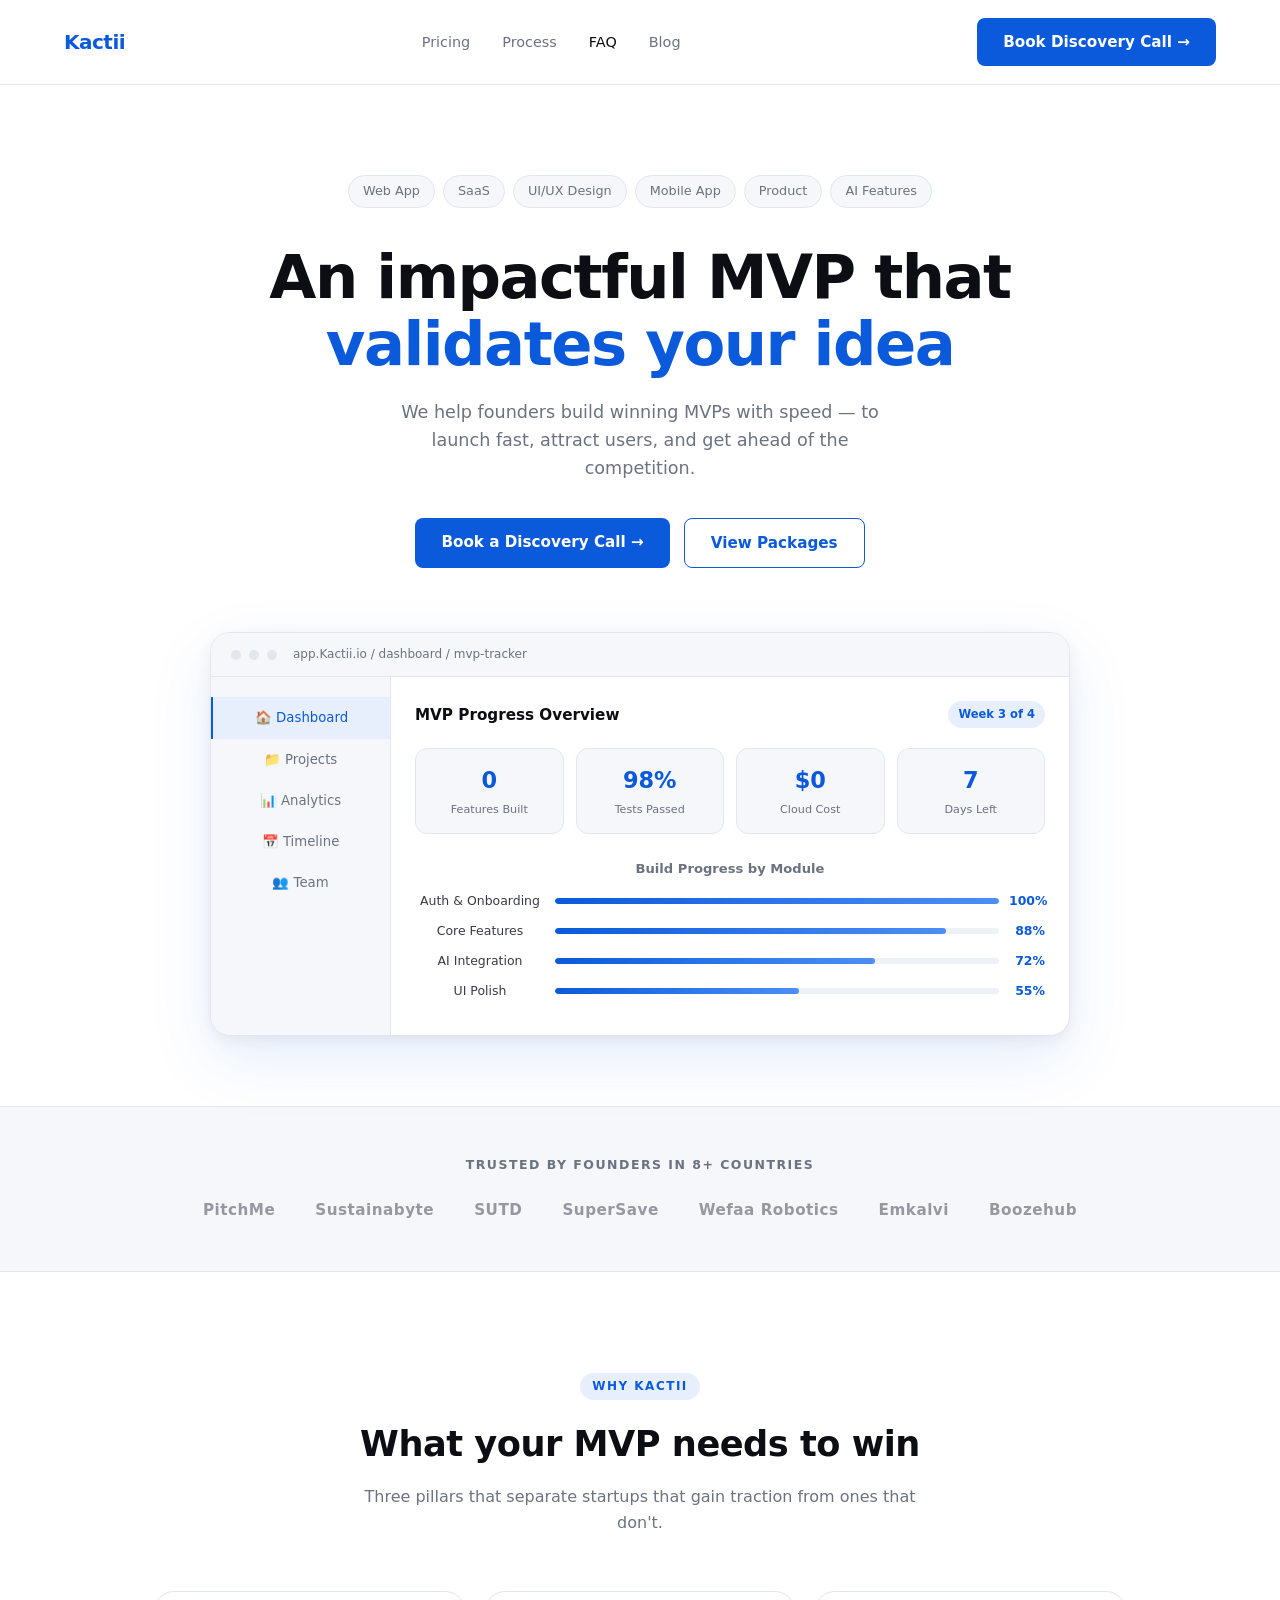
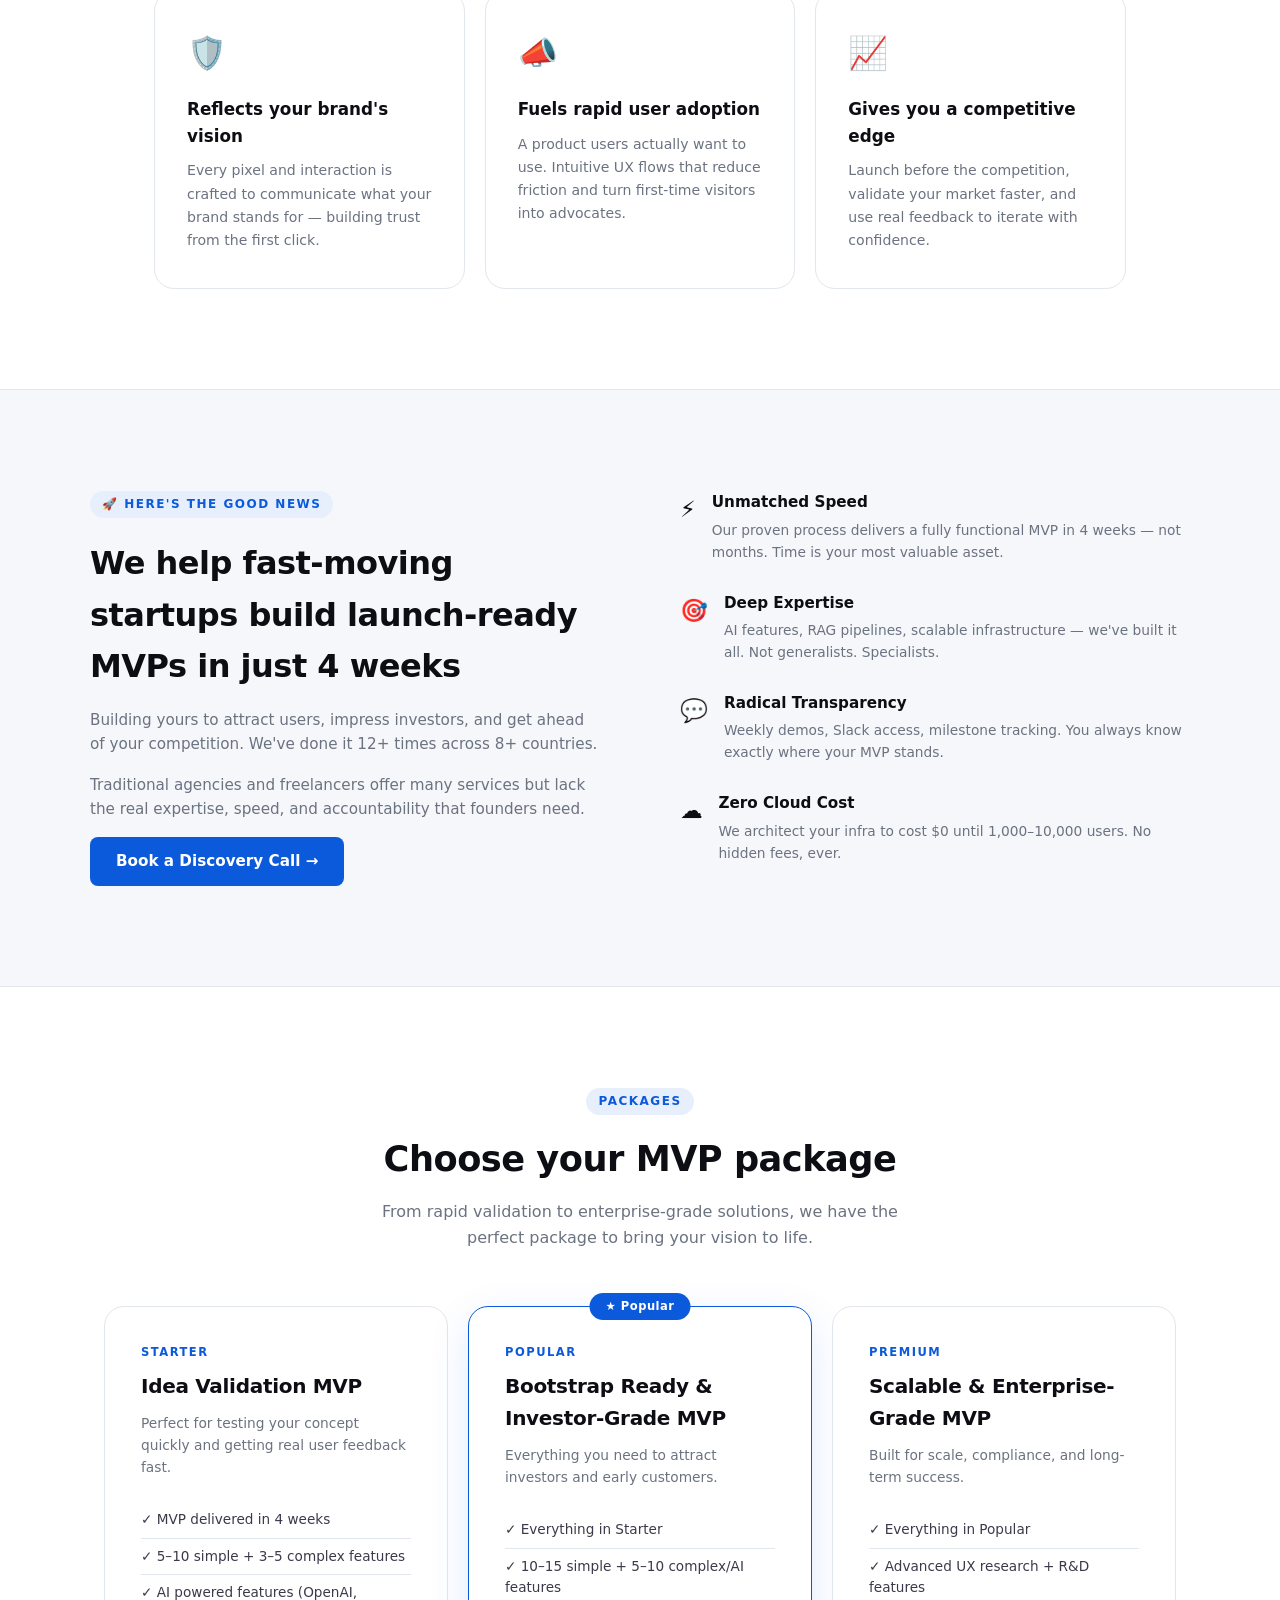
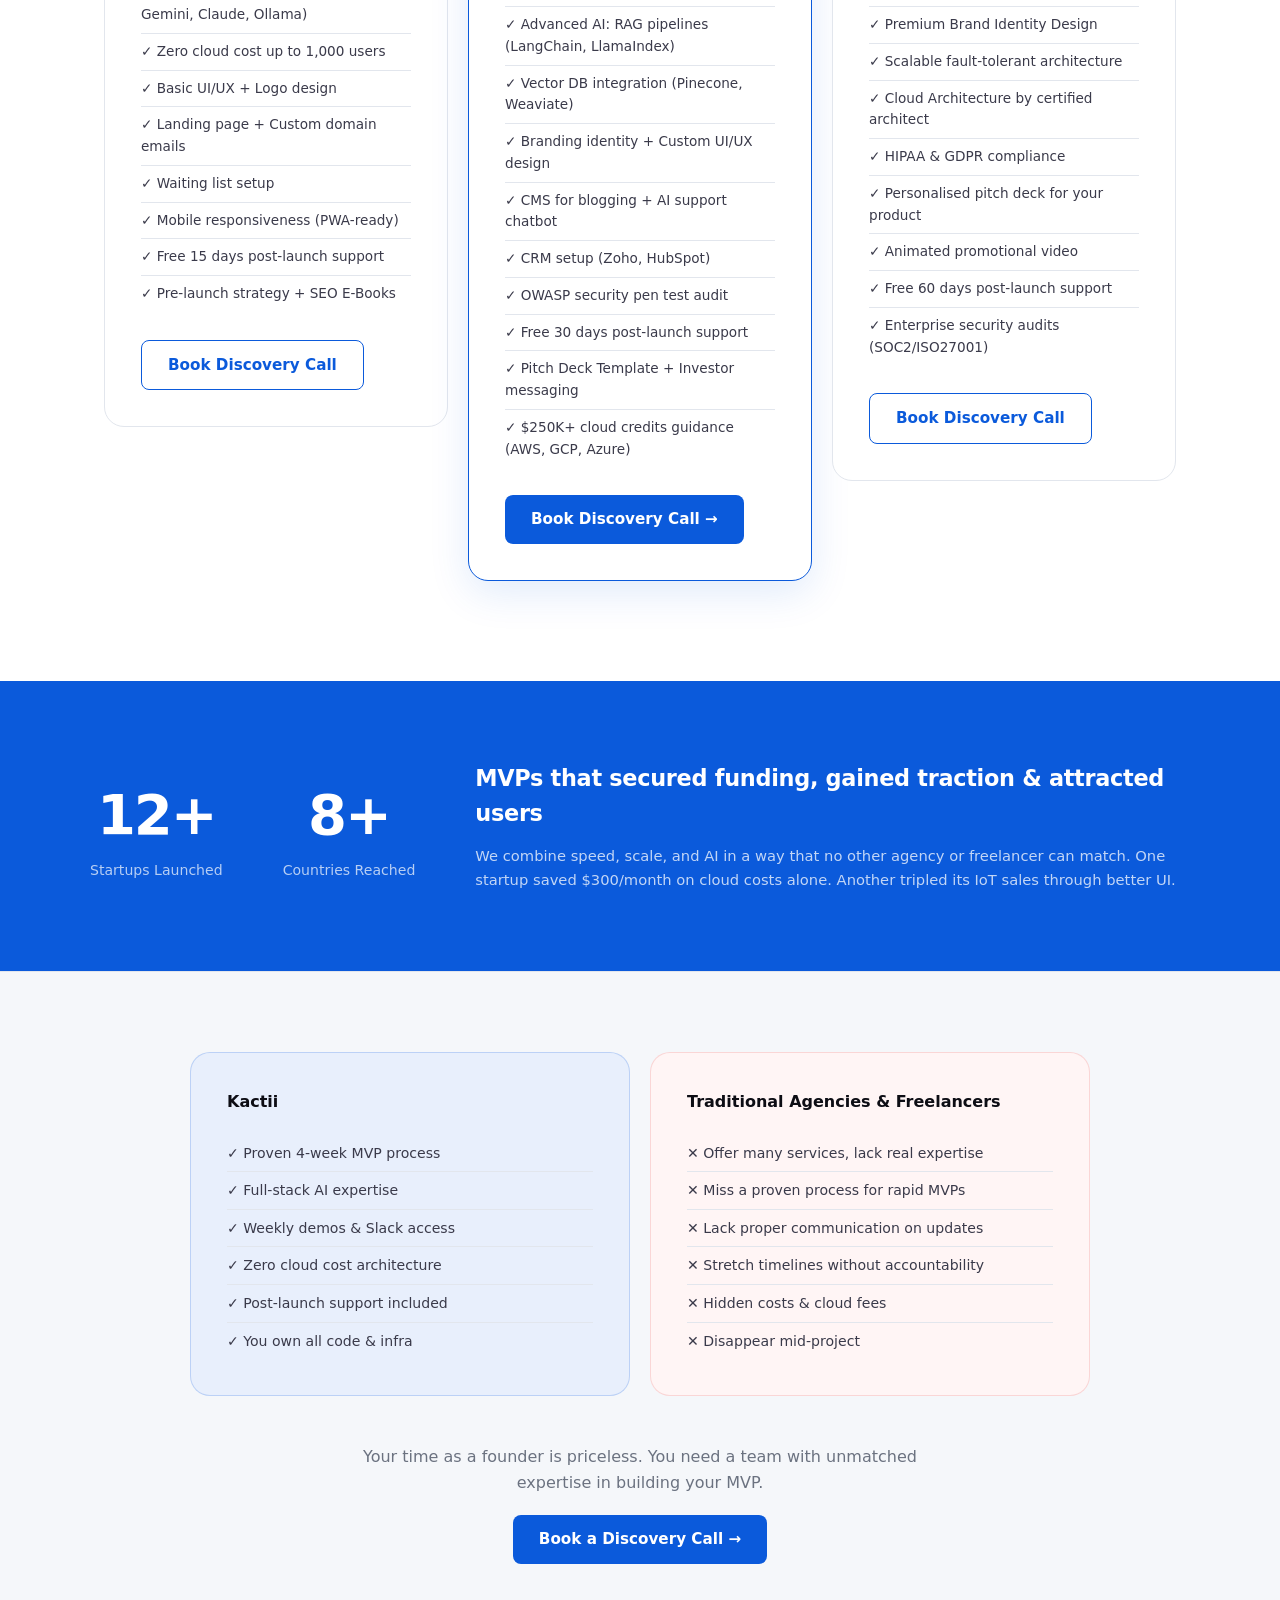
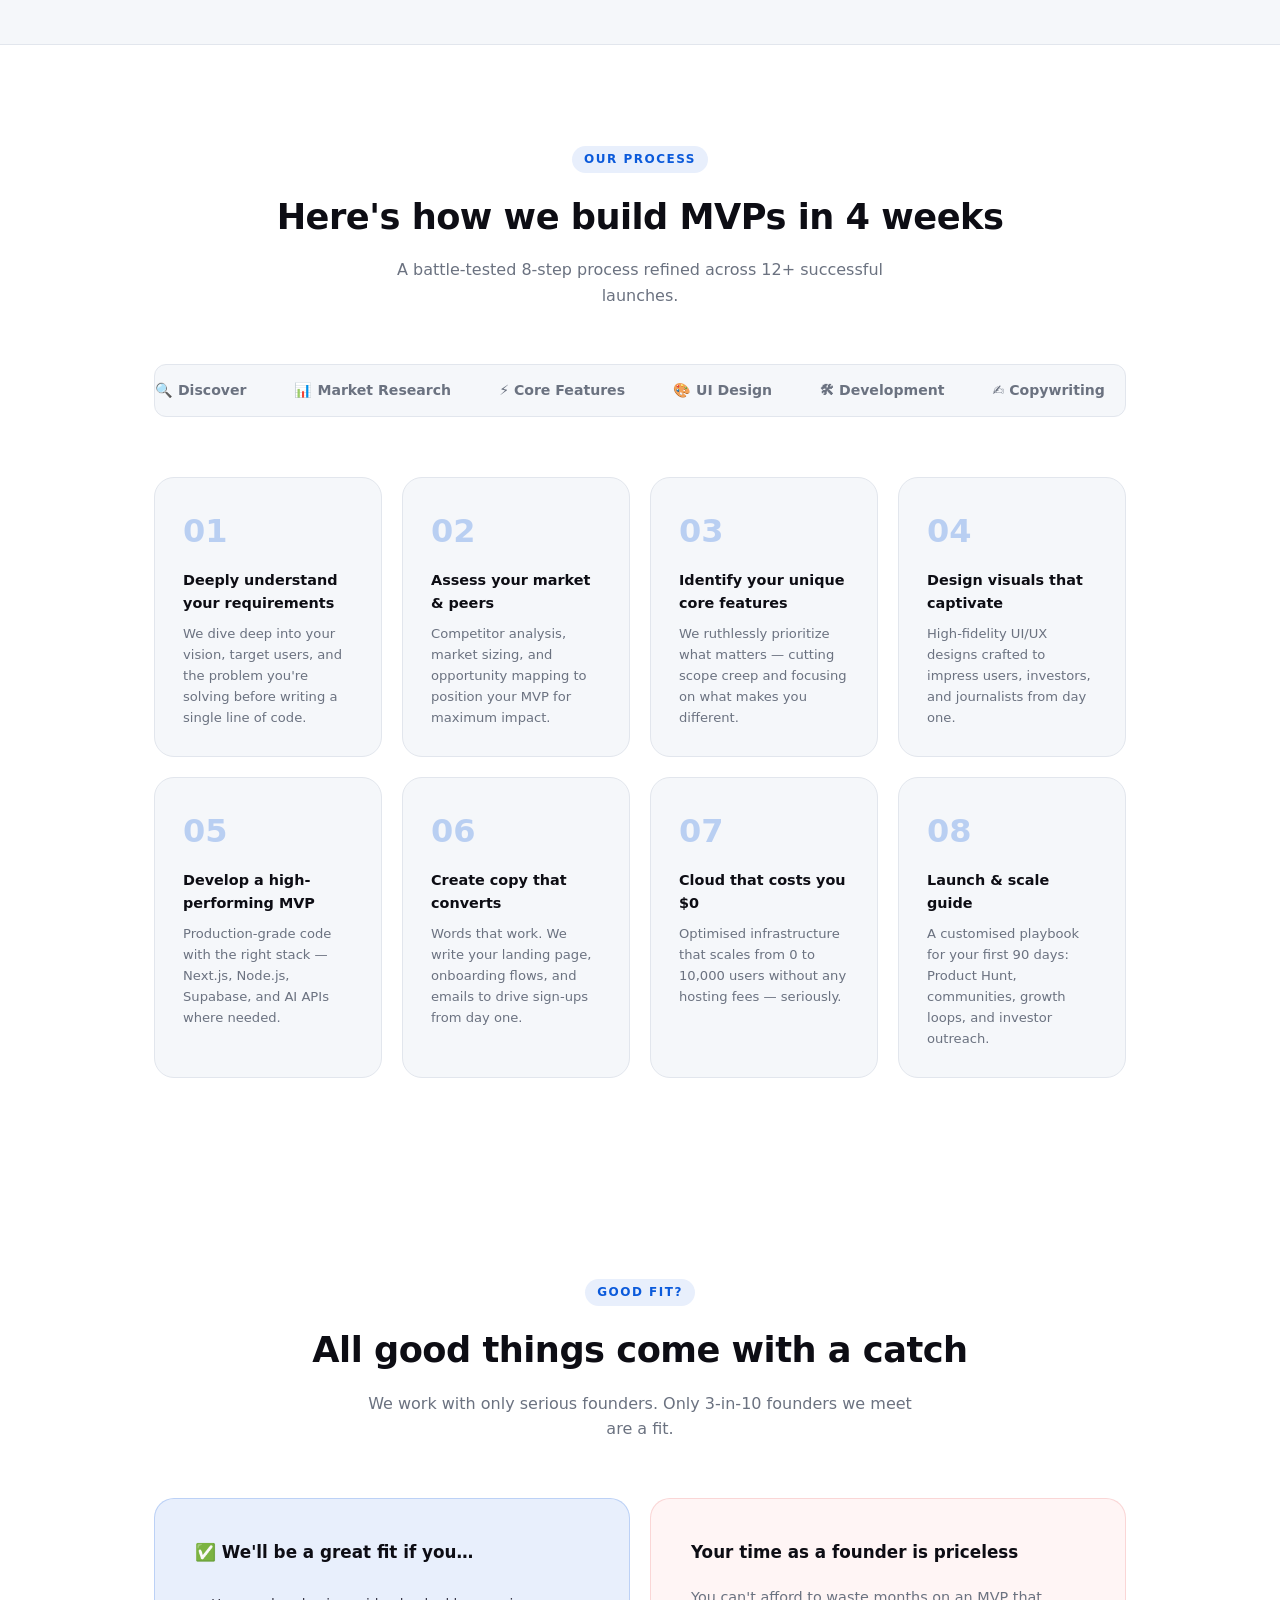
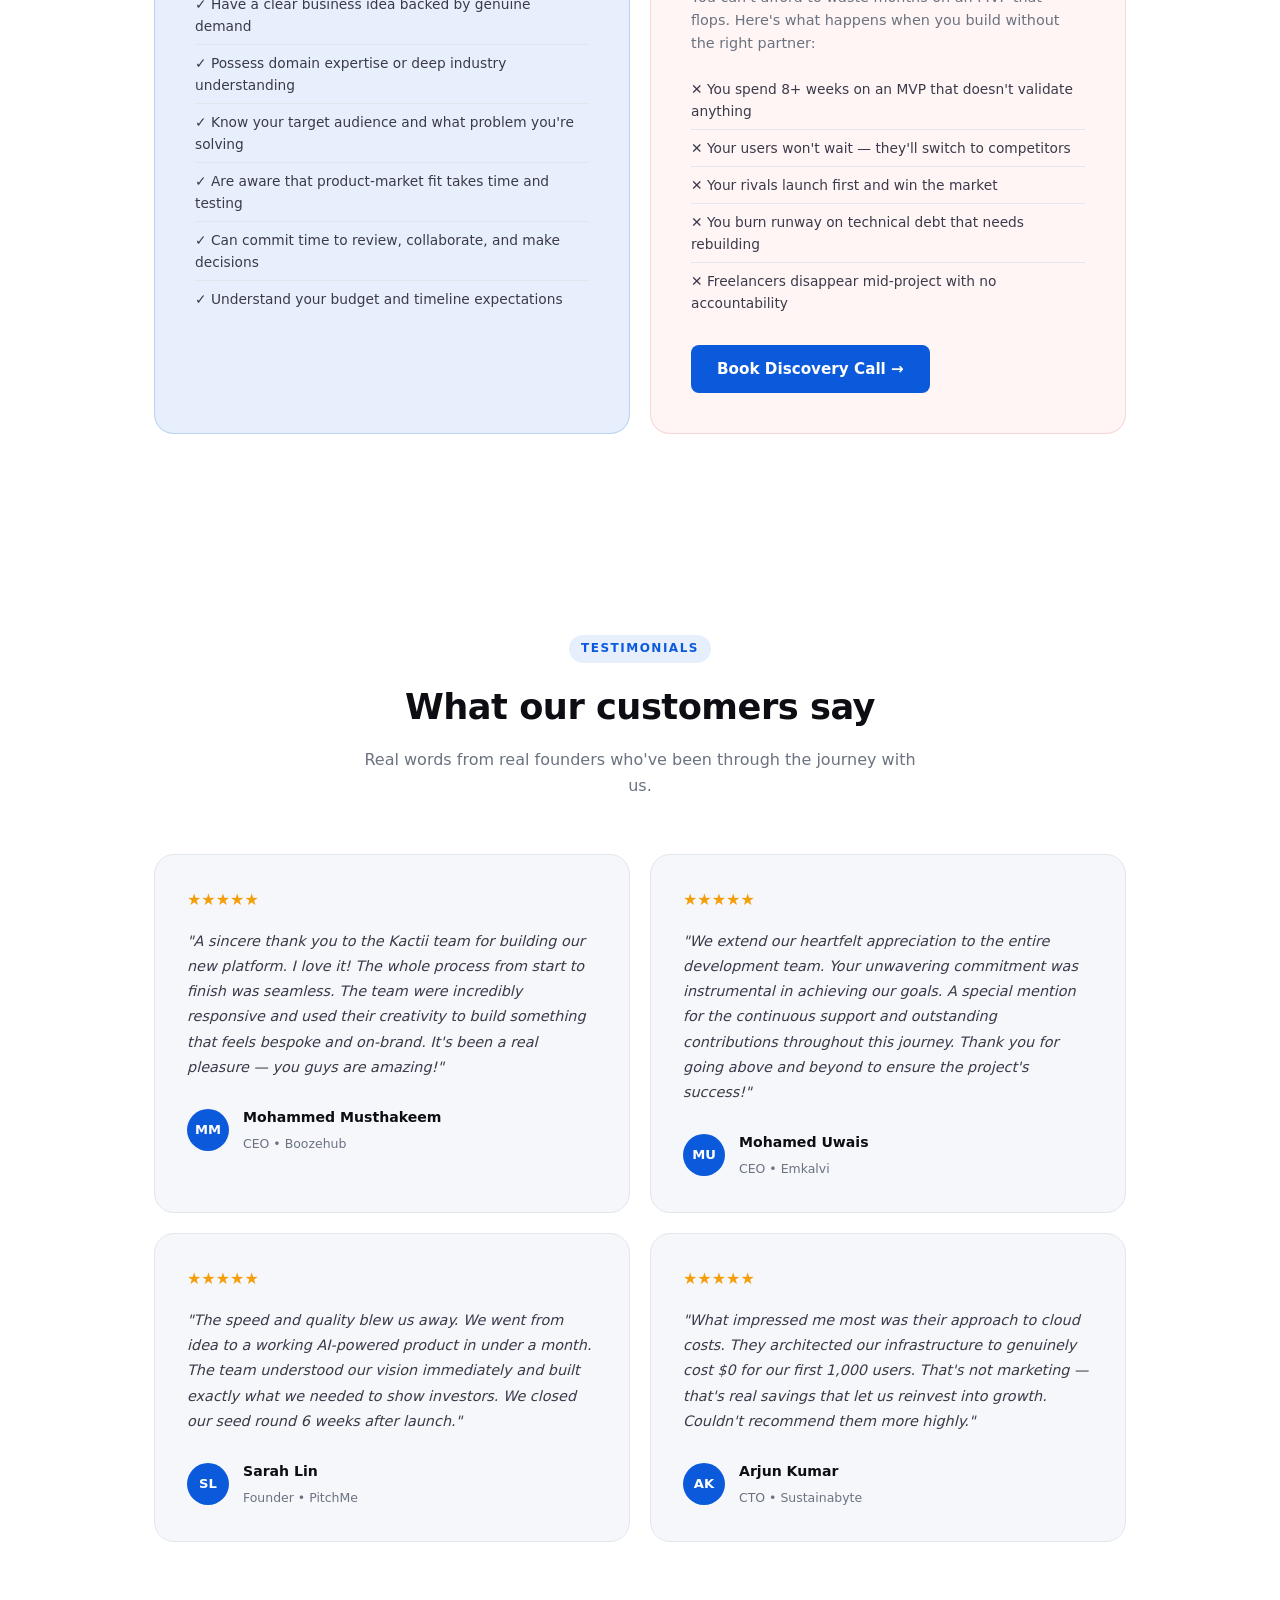
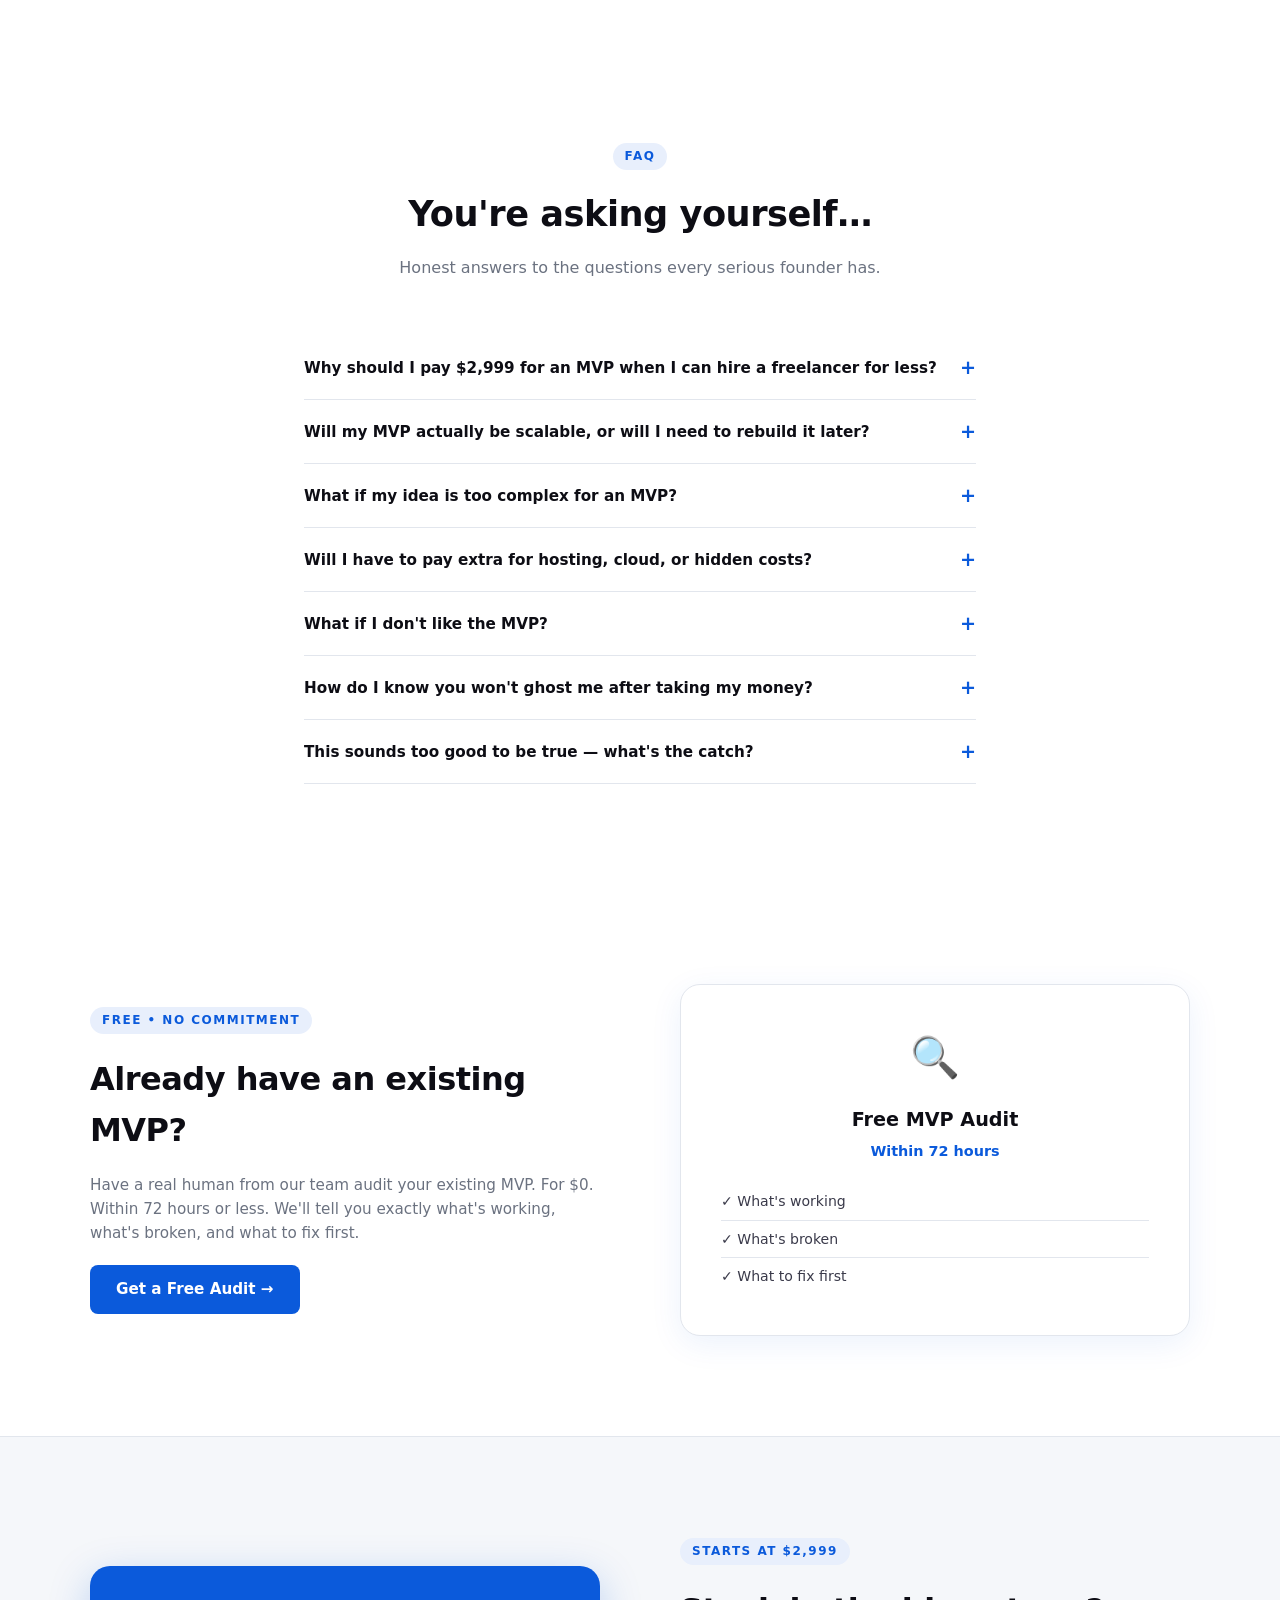
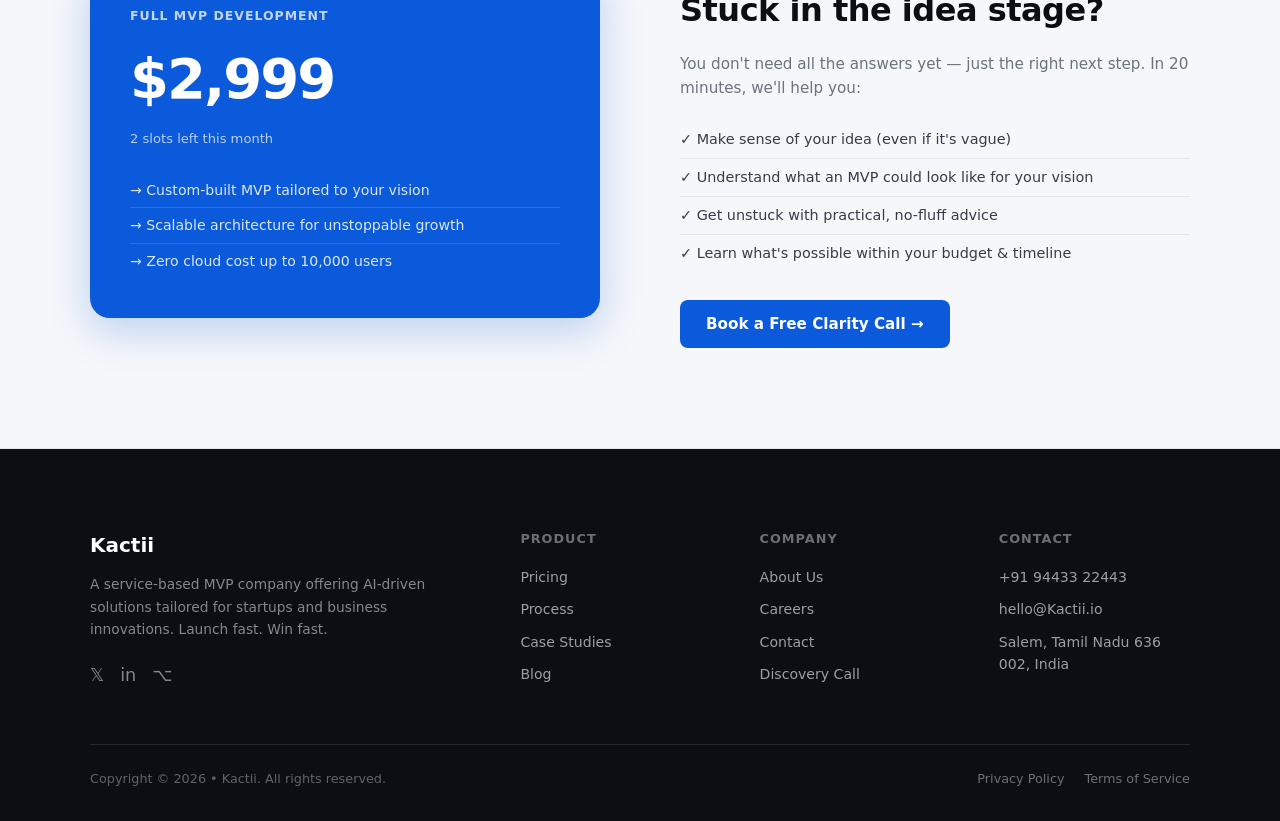
<file: assignment-3/index.html>
<!DOCTYPE html>
<html lang="en">
<head>
  <meta charset="UTF-8" />
  <meta name="viewport" content="width=device-width, initial-scale=1.0" />
  <title>Kactii</title>
  <link rel="stylesheet" href="style.css" />
</head>
<body>

  <!-- NAV -->
  <nav class="nav">
    <div class="nav-logo">Kactii</div>
    <ul class="nav-links">
      <li><a href="#pricing">Pricing</a></li>
      <li><a href="#process">Process</a></li>
      <li><a href="#faq">FAQ</a></li>
      <li><a href="#blog">Blog</a></li>
    </ul>
    <a href="#" class="btn btn-primary">Book Discovery Call →</a>
  </nav>

  <!-- HERO -->
  <section class="hero">
    <div class="hero-tags">
      <span>Web App</span><span>SaaS</span><span>UI/UX Design</span>
      <span>Mobile App</span><span>Product</span><span>AI Features</span>
    </div>
    <h1>An impactful MVP that<br /><em>validates your idea</em></h1>
    <p>We help founders build winning MVPs with speed — to launch fast, attract users, and get ahead of the competition.</p>
    <div class="hero-cta">
      <a href="#" class="btn btn-primary">Book a Discovery Call →</a>
      <a href="#pricing" class="btn btn-outline">View Packages</a>
    </div>

    <!-- Dashboard mockup -->
    <div class="dashboard-wrap">
      <div class="browser-bar">
        <span class="dot"></span><span class="dot"></span><span class="dot"></span>
        <span class="url">app.Kactii.io / dashboard / mvp-tracker</span>
      </div>
      <div class="dashboard">
        <aside class="dash-sidebar">
          <div class="dash-nav-item active">🏠 Dashboard</div>
          <div class="dash-nav-item">📁 Projects</div>
          <div class="dash-nav-item">📊 Analytics</div>
          <div class="dash-nav-item">📅 Timeline</div>
          <div class="dash-nav-item">👥 Team</div>
        </aside>
        <main class="dash-main">
          <div class="dash-header">
            <h3>MVP Progress Overview</h3>
            <span class="week-badge">Week 3 of 4</span>
          </div>
          <div class="dash-stats">
            <div class="stat-card"><div class="stat-val">0</div><div class="stat-label">Features Built</div></div>
            <div class="stat-card"><div class="stat-val">98%</div><div class="stat-label">Tests Passed</div></div>
            <div class="stat-card"><div class="stat-val">$0</div><div class="stat-label">Cloud Cost</div></div>
            <div class="stat-card"><div class="stat-val">7</div><div class="stat-label">Days Left</div></div>
          </div>
          <div class="dash-progress">
            <h4>Build Progress by Module</h4>
            <div class="progress-item"><span>Auth &amp; Onboarding</span><div class="bar"><div class="fill" style="width:100%"></div></div><span>100%</span></div>
            <div class="progress-item"><span>Core Features</span><div class="bar"><div class="fill" style="width:88%"></div></div><span>88%</span></div>
            <div class="progress-item"><span>AI Integration</span><div class="bar"><div class="fill" style="width:72%"></div></div><span>72%</span></div>
            <div class="progress-item"><span>UI Polish</span><div class="bar"><div class="fill" style="width:55%"></div></div><span>55%</span></div>
          </div>
        </main>
      </div>
    </div>
  </section>

  <!-- TRUSTED BY -->
  <section class="trusted">
    <p>Trusted by founders in 8+ countries</p>
    <div class="trusted-logos">
      <span>PitchMe</span><span>Sustainabyte</span><span>SUTD</span>
      <span>SuperSave</span><span>Wefaa Robotics</span><span>Emkalvi</span><span>Boozehub</span>
    </div>
  </section>

  <!-- WHY -->
  <section class="why">
    <div class="section-header">
      <span class="section-tag">Why Kactii</span>
      <h2>What your MVP needs to win</h2>
      <p>Three pillars that separate startups that gain traction from ones that don't.</p>
    </div>
    <div class="cards-3">
      <div class="card">
        <div class="card-icon">🛡️</div>
        <h3>Reflects your brand's vision</h3>
        <p>Every pixel and interaction is crafted to communicate what your brand stands for — building trust from the first click.</p>
      </div>
      <div class="card">
        <div class="card-icon">📣</div>
        <h3>Fuels rapid user adoption</h3>
        <p>A product users actually want to use. Intuitive UX flows that reduce friction and turn first-time visitors into advocates.</p>
      </div>
      <div class="card">
        <div class="card-icon">📈</div>
        <h3>Gives you a competitive edge</h3>
        <p>Launch before the competition, validate your market faster, and use real feedback to iterate with confidence.</p>
      </div>
    </div>
  </section>

  <!-- GOOD NEWS -->
  <section class="good-news">
    <div class="good-news-inner">
      <div class="good-news-text">
        <span class="section-tag">🚀 Here's the good news</span>
        <h2>We help fast-moving startups build launch-ready MVPs in just 4 weeks</h2>
        <p>Building yours to attract users, impress investors, and get ahead of your competition. We've done it 12+ times across 8+ countries.</p>
        <p>Traditional agencies and freelancers offer many services but lack the real expertise, speed, and accountability that founders need.</p>
        <a href="#" class="btn btn-primary">Book a Discovery Call →</a>
      </div>
      <div class="good-news-features">
        <div class="feature-item"><span class="feat-icon">⚡</span><div><h4>Unmatched Speed</h4><p>Our proven process delivers a fully functional MVP in 4 weeks — not months. Time is your most valuable asset.</p></div></div>
        <div class="feature-item"><span class="feat-icon">🎯</span><div><h4>Deep Expertise</h4><p>AI features, RAG pipelines, scalable infrastructure — we've built it all. Not generalists. Specialists.</p></div></div>
        <div class="feature-item"><span class="feat-icon">💬</span><div><h4>Radical Transparency</h4><p>Weekly demos, Slack access, milestone tracking. You always know exactly where your MVP stands.</p></div></div>
        <div class="feature-item"><span class="feat-icon">☁️</span><div><h4>Zero Cloud Cost</h4><p>We architect your infra to cost $0 until 1,000–10,000 users. No hidden fees, ever.</p></div></div>
      </div>
    </div>
  </section>

  <!-- PRICING -->
  <section class="pricing" id="pricing">
    <div class="section-header">
      <span class="section-tag">Packages</span>
      <h2>Choose your MVP package</h2>
      <p>From rapid validation to enterprise-grade solutions, we have the perfect package to bring your vision to life.</p>
    </div>
    <div class="pricing-cards">

      <div class="pricing-card">
        <div class="plan-name">Starter</div>
        <div class="plan-title">Idea Validation MVP</div>
        <p class="plan-desc">Perfect for testing your concept quickly and getting real user feedback fast.</p>
        <ul>
          <li>✓ MVP delivered in 4 weeks</li>
          <li>✓ 5–10 simple + 3–5 complex features</li>
          <li>✓ AI powered features (OpenAI, Gemini, Claude, Ollama)</li>
          <li>✓ Zero cloud cost up to 1,000 users</li>
          <li>✓ Basic UI/UX + Logo design</li>
          <li>✓ Landing page + Custom domain emails</li>
          <li>✓ Waiting list setup</li>
          <li>✓ Mobile responsiveness (PWA-ready)</li>
          <li>✓ Free 15 days post-launch support</li>
          <li>✓ Pre-launch strategy + SEO E-Books</li>
        </ul>
        <a href="#" class="btn btn-outline">Book Discovery Call</a>
      </div>

      <div class="pricing-card popular">
        <div class="popular-badge">★ Popular</div>
        <div class="plan-name">Popular</div>
        <div class="plan-title">Bootstrap Ready &amp; Investor-Grade MVP</div>
        <p class="plan-desc">Everything you need to attract investors and early customers.</p>
        <ul>
          <li>✓ Everything in Starter</li>
          <li>✓ 10–15 simple + 5–10 complex/AI features</li>
          <li>✓ Advanced AI: RAG pipelines (LangChain, LlamaIndex)</li>
          <li>✓ Vector DB integration (Pinecone, Weaviate)</li>
          <li>✓ Branding identity + Custom UI/UX design</li>
          <li>✓ CMS for blogging + AI support chatbot</li>
          <li>✓ CRM setup (Zoho, HubSpot)</li>
          <li>✓ OWASP security pen test audit</li>
          <li>✓ Free 30 days post-launch support</li>
          <li>✓ Pitch Deck Template + Investor messaging</li>
          <li>✓ $250K+ cloud credits guidance (AWS, GCP, Azure)</li>
        </ul>
        <a href="#" class="btn btn-primary">Book Discovery Call →</a>
      </div>

      <div class="pricing-card">
        <div class="plan-name">Premium</div>
        <div class="plan-title">Scalable &amp; Enterprise-Grade MVP</div>
        <p class="plan-desc">Built for scale, compliance, and long-term success.</p>
        <ul>
          <li>✓ Everything in Popular</li>
          <li>✓ Advanced UX research + R&amp;D features</li>
          <li>✓ Premium Brand Identity Design</li>
          <li>✓ Scalable fault-tolerant architecture</li>
          <li>✓ Cloud Architecture by certified architect</li>
          <li>✓ HIPAA &amp; GDPR compliance</li>
          <li>✓ Personalised pitch deck for your product</li>
          <li>✓ Animated promotional video</li>
          <li>✓ Free 60 days post-launch support</li>
          <li>✓ Enterprise security audits (SOC2/ISO27001)</li>
        </ul>
        <a href="#" class="btn btn-outline">Book Discovery Call</a>
      </div>

    </div>
  </section>

  <!-- STATS + COMPARISON (velam.ai style) -->
  <section class="stats">
    <div class="stats-inner">
      <div class="stat-big"><div class="stat-big-num">12+</div><div>Startups Launched</div></div>
      <div class="stat-big"><div class="stat-big-num">8+</div><div>Countries Reached</div></div>
      <div class="stat-big-text">
        <h3>MVPs that secured funding, gained traction &amp; attracted users</h3>
        <p>We combine speed, scale, and AI in a way that no other agency or freelancer can match. One startup saved $300/month on cloud costs alone. Another tripled its IoT sales through better UI.</p>
      </div>
    </div>
  </section>

  <!-- COMPARISON TABLE (velam.ai style) -->
  <section class="comparison">
    <div class="comparison-inner">
      <div class="comparison-col us">
        <h3>Kactii</h3>
        <ul>
          <li>✓ Proven 4-week MVP process</li>
          <li>✓ Full-stack AI expertise</li>
          <li>✓ Weekly demos &amp; Slack access</li>
          <li>✓ Zero cloud cost architecture</li>
          <li>✓ Post-launch support included</li>
          <li>✓ You own all code &amp; infra</li>
        </ul>
      </div>
      <div class="comparison-col them">
        <h3>Traditional Agencies &amp; Freelancers</h3>
        <ul>
          <li>✕ Offer many services, lack real expertise</li>
          <li>✕ Miss a proven process for rapid MVPs</li>
          <li>✕ Lack proper communication on updates</li>
          <li>✕ Stretch timelines without accountability</li>
          <li>✕ Hidden costs &amp; cloud fees</li>
          <li>✕ Disappear mid-project</li>
        </ul>
      </div>
    </div>
    <div class="comparison-cta">
      <p>Your time as a founder is priceless. You need a team with unmatched expertise in building your MVP.</p>
      <a href="#" class="btn btn-primary">Book a Discovery Call →</a>
    </div>
  </section>

  <!-- PROCESS -->
  <section class="process" id="process">
    <div class="section-header">
      <span class="section-tag">Our Process</span>
      <h2>Here's how we build MVPs in 4 weeks</h2>
      <p>A battle-tested 8-step process refined across 12+ successful launches.</p>
    </div>

    <div class="process-ticker-wrap">
      <div class="process-ticker">
        <span>🔍 Discover</span><span>📊 Market Research</span><span>⚡ Core Features</span>
        <span>🎨 UI Design</span><span>🛠 Development</span><span>✍️ Copywriting</span>
        <span>☁️ Zero Cloud Cost</span><span>🚀 Launch Guide</span>
        <span>🔍 Discover</span><span>📊 Market Research</span><span>⚡ Core Features</span>
        <span>🎨 UI Design</span><span>🛠 Development</span><span>✍️ Copywriting</span>
        <span>☁️ Zero Cloud Cost</span><span>🚀 Launch Guide</span>
      </div>
    </div>

    <div class="process-steps">
      <div class="step"><div class="step-num">01</div><h3>Deeply understand your requirements</h3><p>We dive deep into your vision, target users, and the problem you're solving before writing a single line of code.</p></div>
      <div class="step"><div class="step-num">02</div><h3>Assess your market &amp; peers</h3><p>Competitor analysis, market sizing, and opportunity mapping to position your MVP for maximum impact.</p></div>
      <div class="step"><div class="step-num">03</div><h3>Identify your unique core features</h3><p>We ruthlessly prioritize what matters — cutting scope creep and focusing on what makes you different.</p></div>
      <div class="step"><div class="step-num">04</div><h3>Design visuals that captivate</h3><p>High-fidelity UI/UX designs crafted to impress users, investors, and journalists from day one.</p></div>
      <div class="step"><div class="step-num">05</div><h3>Develop a high-performing MVP</h3><p>Production-grade code with the right stack — Next.js, Node.js, Supabase, and AI APIs where needed.</p></div>
      <div class="step"><div class="step-num">06</div><h3>Create copy that converts</h3><p>Words that work. We write your landing page, onboarding flows, and emails to drive sign-ups from day one.</p></div>
      <div class="step"><div class="step-num">07</div><h3>Cloud that costs you $0</h3><p>Optimised infrastructure that scales from 0 to 10,000 users without any hosting fees — seriously.</p></div>
      <div class="step"><div class="step-num">08</div><h3>Launch &amp; scale guide</h3><p>A customised playbook for your first 90 days: Product Hunt, communities, growth loops, and investor outreach.</p></div>
    </div>
  </section>

  <!-- GOOD FIT -->
  <section class="fit">
    <div class="section-header">
      <span class="section-tag">Good Fit?</span>
      <h2>All good things come with a catch</h2>
      <p>We work with only serious founders. Only 3-in-10 founders we meet are a fit.</p>
    </div>
    <div class="fit-grid">
      <div class="fit-card good">
        <h3>✅ We'll be a great fit if you…</h3>
        <ul>
          <li>✓ Have a clear business idea backed by genuine demand</li>
          <li>✓ Possess domain expertise or deep industry understanding</li>
          <li>✓ Know your target audience and what problem you're solving</li>
          <li>✓ Are aware that product-market fit takes time and testing</li>
          <li>✓ Can commit time to review, collaborate, and make decisions</li>
          <li>✓ Understand your budget and timeline expectations</li>
        </ul>
      </div>
      <div class="fit-card bad">
        <h3>Your time as a founder is priceless</h3>
        <p>You can't afford to waste months on an MVP that flops. Here's what happens when you build without the right partner:</p>
        <ul>
          <li>✕ You spend 8+ weeks on an MVP that doesn't validate anything</li>
          <li>✕ Your users won't wait — they'll switch to competitors</li>
          <li>✕ Your rivals launch first and win the market</li>
          <li>✕ You burn runway on technical debt that needs rebuilding</li>
          <li>✕ Freelancers disappear mid-project with no accountability</li>
        </ul>
        <a href="#" class="btn btn-primary">Book Discovery Call →</a>
      </div>
    </div>
  </section>

  <!-- TESTIMONIALS -->
  <section class="testimonials">
    <div class="section-header">
      <span class="section-tag">Testimonials</span>
      <h2>What our customers say</h2>
      <p>Real words from real founders who've been through the journey with us.</p>
    </div>
    <div class="testimonial-grid">
      <div class="testimonial-card">
        <div class="stars">★★★★★</div>
        <p>"A sincere thank you to the Kactii team for building our new platform. I love it! The whole process from start to finish was seamless. The team were incredibly responsive and used their creativity to build something that feels bespoke and on-brand. It's been a real pleasure — you guys are amazing!"</p>
        <div class="testimonial-author"><div class="avatar">MM</div><div><strong>Mohammed Musthakeem</strong><br /><span>CEO • Boozehub</span></div></div>
      </div>
      <div class="testimonial-card">
        <div class="stars">★★★★★</div>
        <p>"We extend our heartfelt appreciation to the entire development team. Your unwavering commitment was instrumental in achieving our goals. A special mention for the continuous support and outstanding contributions throughout this journey. Thank you for going above and beyond to ensure the project's success!"</p>
        <div class="testimonial-author"><div class="avatar">MU</div><div><strong>Mohamed Uwais</strong><br /><span>CEO • Emkalvi</span></div></div>
      </div>
      <div class="testimonial-card">
        <div class="stars">★★★★★</div>
        <p>"The speed and quality blew us away. We went from idea to a working AI-powered product in under a month. The team understood our vision immediately and built exactly what we needed to show investors. We closed our seed round 6 weeks after launch."</p>
        <div class="testimonial-author"><div class="avatar">SL</div><div><strong>Sarah Lin</strong><br /><span>Founder • PitchMe</span></div></div>
      </div>
      <div class="testimonial-card">
        <div class="stars">★★★★★</div>
        <p>"What impressed me most was their approach to cloud costs. They architected our infrastructure to genuinely cost $0 for our first 1,000 users. That's not marketing — that's real savings that let us reinvest into growth. Couldn't recommend them more highly."</p>
        <div class="testimonial-author"><div class="avatar">AK</div><div><strong>Arjun Kumar</strong><br /><span>CTO • Sustainabyte</span></div></div>
      </div>
    </div>
  </section>

  <!-- FAQ -->
  <section class="faq" id="faq">
    <div class="section-header">
      <span class="section-tag">FAQ</span>
      <h2>You're asking yourself…</h2>
      <p>Honest answers to the questions every serious founder has.</p>
    </div>
    <div class="faq-list">
      <div class="faq-item">
        <button class="faq-q">Why should I pay $2,999 for an MVP when I can hire a freelancer for less? <span>+</span></button>
        <div class="faq-a">Freelancers can be great — but they often lack the process, accountability, and full-stack expertise a startup launch requires. We've seen founders spend more fixing a cheap MVP than they'd have paid us. We deliver a production-ready product in 4 weeks with full documentation and post-launch support. That's what you're paying for.</div>
      </div>
      <div class="faq-item">
        <button class="faq-q">Will my MVP actually be scalable, or will I need to rebuild it later? <span>+</span></button>
        <div class="faq-a">We build on production-grade stacks (Next.js, Node.js, Supabase, Cloudflare) with scalable architecture from day one. Our Starter package supports 1,000 users at $0 cloud cost. Popular and Premium packages include certified architecture reviews for enterprise scale.</div>
      </div>
      <div class="faq-item">
        <button class="faq-q">What if my idea is too complex for an MVP? <span>+</span></button>
        <div class="faq-a">That's exactly what our Discovery Call is for. We help you identify the essential core that can be built in 4 weeks — without sacrificing what makes your idea special. Most ideas, even complex ones, have a launchable core we can deliver fast.</div>
      </div>
      <div class="faq-item">
        <button class="faq-q">Will I have to pay extra for hosting, cloud, or hidden costs? <span>+</span></button>
        <div class="faq-a">No hidden costs — ever. We architect for $0 cloud spend up to your first 1,000–10,000 users. We'll also guide you to unlock up to $350,000+ in cloud credits from AWS, GCP, and Azure if you qualify.</div>
      </div>
      <div class="faq-item">
        <button class="faq-q">What if I don't like the MVP? <span>+</span></button>
        <div class="faq-a">We have weekly demo checkpoints throughout the 4-week process so you're never surprised. You review and approve every milestone before we proceed. We iterate until you're happy — it's built into our process, not an extra cost.</div>
      </div>
      <div class="faq-item">
        <button class="faq-q">How do I know you won't ghost me after taking my money? <span>+</span></button>
        <div class="faq-a">We have 12+ live client products and alumni across 8 countries who'd happily vouch for us. We offer post-launch support (15–60 days depending on package), and you keep all the code, documentation, and infrastructure access. You're never locked in.</div>
      </div>
      <div class="faq-item">
        <button class="faq-q">This sounds too good to be true — what's the catch? <span>+</span></button>
        <div class="faq-a">The catch is we only work with 3–4 founders per month. We're selective because quality and speed require focus. If you're accepted, you get our full attention. That's the real differentiator — not a gimmick.</div>
      </div>
    </div>
  </section>

  <!-- ALREADY HAVE MVP (velam.ai style split CTA) -->
  <section class="split-cta">
    <div class="split-cta-inner">
      <div class="split-cta-text">
        <span class="section-tag">Free • No Commitment</span>
        <h2>Already have an existing MVP?</h2>
        <p>Have a real human from our team audit your existing MVP. For $0. Within 72 hours or less. We'll tell you exactly what's working, what's broken, and what to fix first.</p>
        <a href="#" class="btn btn-primary">Get a Free Audit →</a>
      </div>
      <div class="split-cta-visual audit-visual">
        <div class="audit-card">
          <div class="audit-icon">🔍</div>
          <h4>Free MVP Audit</h4>
          <p>Within 72 hours</p>
          <ul>
            <li>✓ What's working</li>
            <li>✓ What's broken</li>
            <li>✓ What to fix first</li>
          </ul>
        </div>
      </div>
    </div>
  </section>

  <!-- STUCK IN IDEA STAGE (velam.ai style) -->
  <section class="split-cta alt">
    <div class="split-cta-inner reverse">
      <div class="split-cta-text">
        <span class="section-tag">Starts at $2,999</span>
        <h2>Stuck in the idea stage?</h2>
        <p>You don't need all the answers yet — just the right next step. In 20 minutes, we'll help you:</p>
        <ul class="clarity-list">
          <li>✓ Make sense of your idea (even if it's vague)</li>
          <li>✓ Understand what an MVP could look like for your vision</li>
          <li>✓ Get unstuck with practical, no-fluff advice</li>
          <li>✓ Learn what's possible within your budget &amp; timeline</li>
        </ul>
        <a href="#" class="btn btn-primary">Book a Free Clarity Call →</a>
      </div>
      <div class="split-cta-visual price-visual">
        <div class="price-card">
          <div class="price-label">Full MVP Development</div>
          <div class="price-amount">$2,999</div>
          <div class="price-note">2 slots left this month</div>
          <div class="price-features">
            <p>→ Custom-built MVP tailored to your vision</p>
            <p>→ Scalable architecture for unstoppable growth</p>
            <p>→ Zero cloud cost up to 10,000 users</p>
          </div>
        </div>
      </div>
    </div>
  </section>

  <!-- FOOTER -->
  <footer class="footer">
    <div class="footer-inner">
      <div class="footer-brand">
        <div class="footer-logo">Kactii</div>
        <p>A service-based MVP company offering AI-driven solutions tailored for startups and business innovations. Launch fast. Win fast.</p>
        <div class="footer-social">
          <a href="#">𝕏</a><a href="#">in</a><a href="#">⌥</a>
        </div>
      </div>
      <div class="footer-col">
        <h4>Product</h4>
        <a href="#">Pricing</a>
        <a href="#">Process</a>
        <a href="#">Case Studies</a>
        <a href="#">Blog</a>
      </div>
      <div class="footer-col">
        <h4>Company</h4>
        <a href="#">About Us</a>
        <a href="#">Careers</a>
        <a href="#">Contact</a>
        <a href="#">Discovery Call</a>
      </div>
      <div class="footer-col">
        <h4>Contact</h4>
        <a href="tel:+919443322443">+91 94433 22443</a>
        <a href="mailto:hello@Kactii.io">hello@Kactii.io</a>
        <span>Salem, Tamil Nadu 636 002, India</span>
      </div>
    </div>
    <div class="footer-bottom">
      <span>Copyright © 2026 • Kactii. All rights reserved.</span>
      <div><a href="#">Privacy Policy</a><a href="#">Terms of Service</a></div>
    </div>
  </footer>

  <script src="script.js"></script>
</body>
</html>
</file>
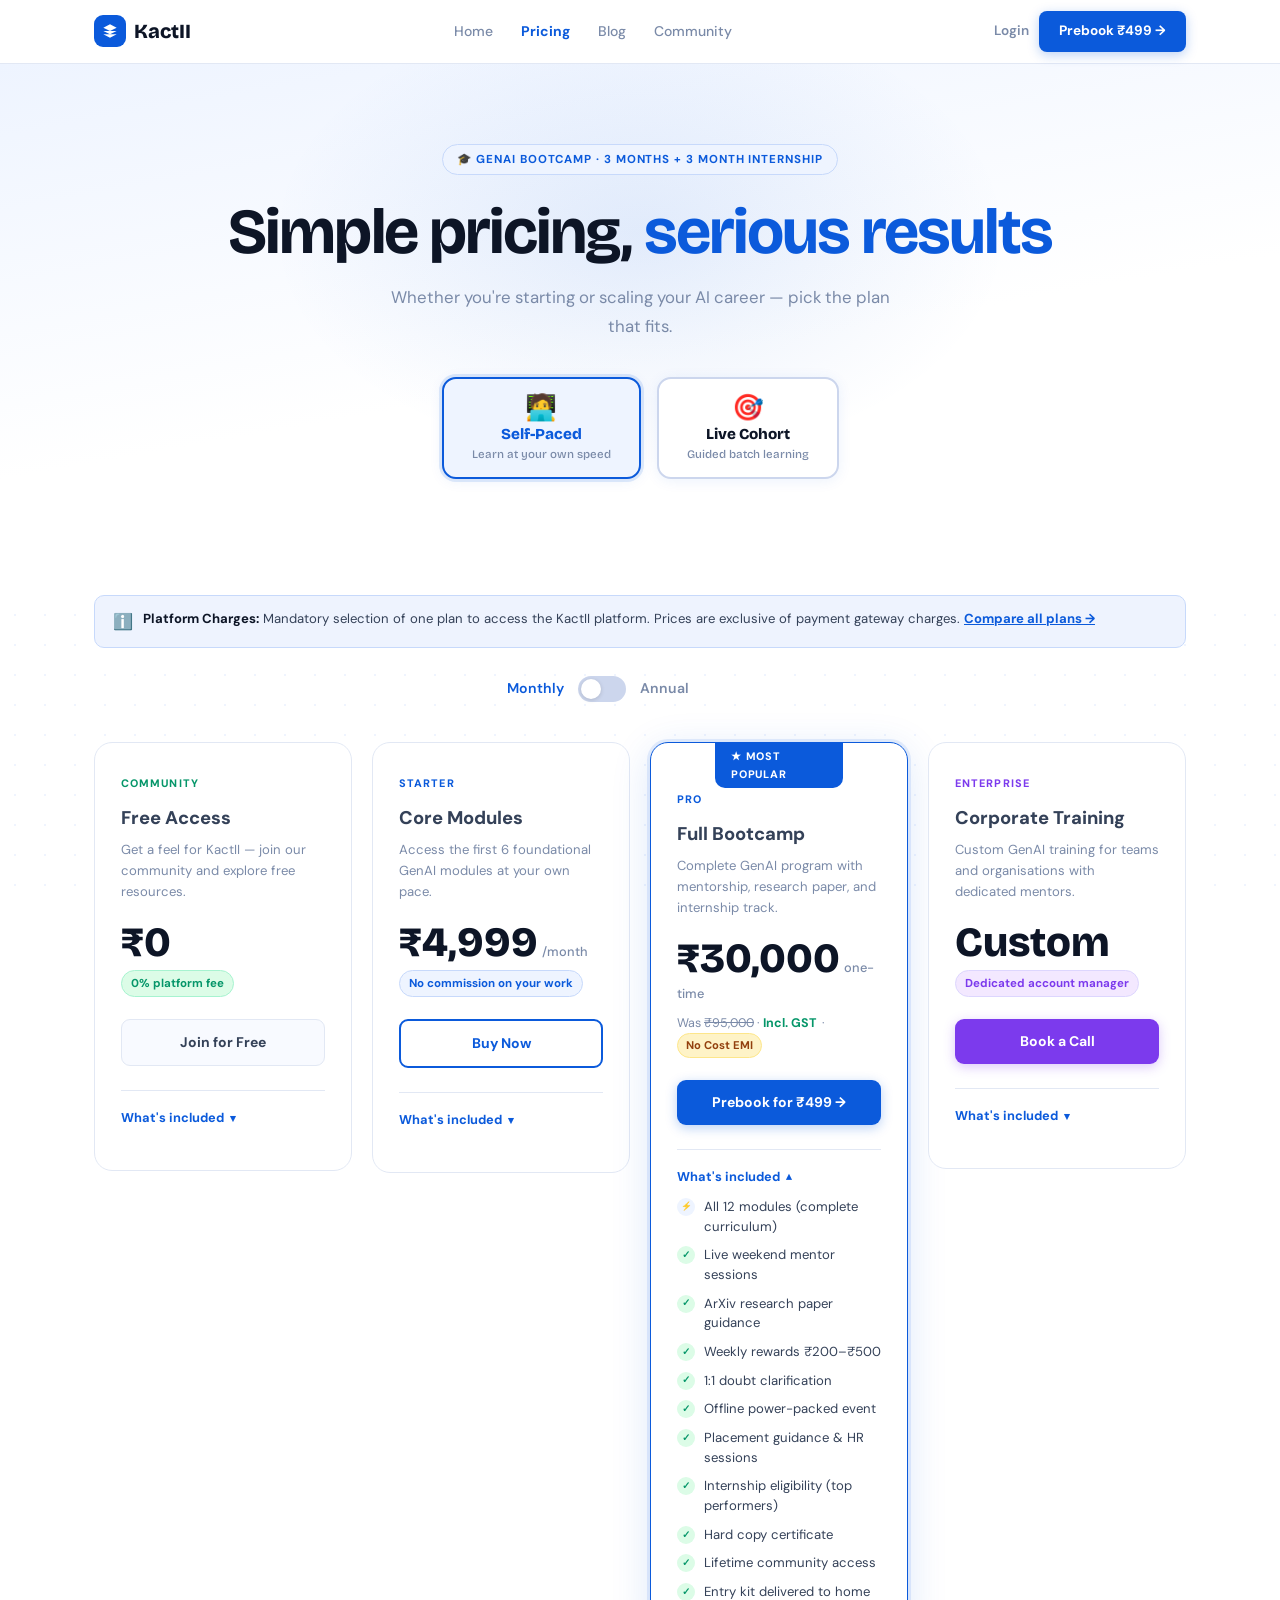
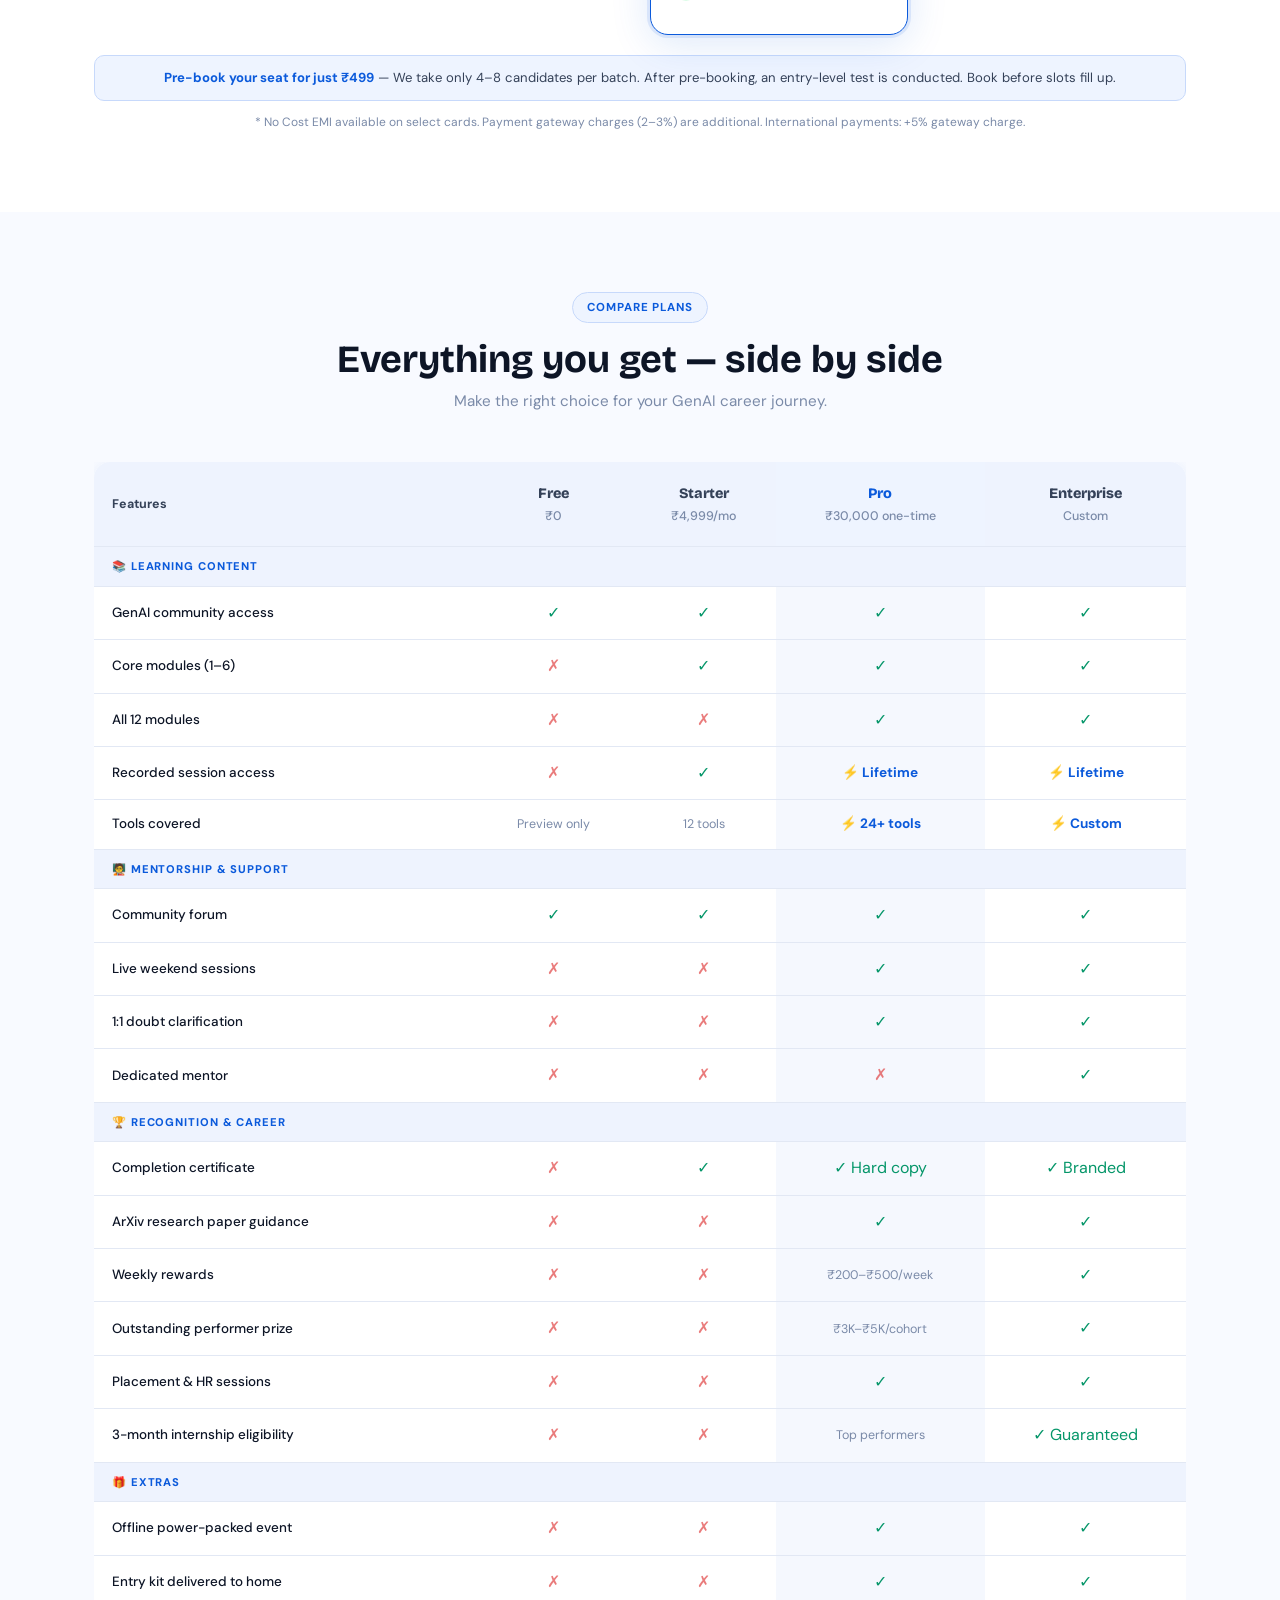
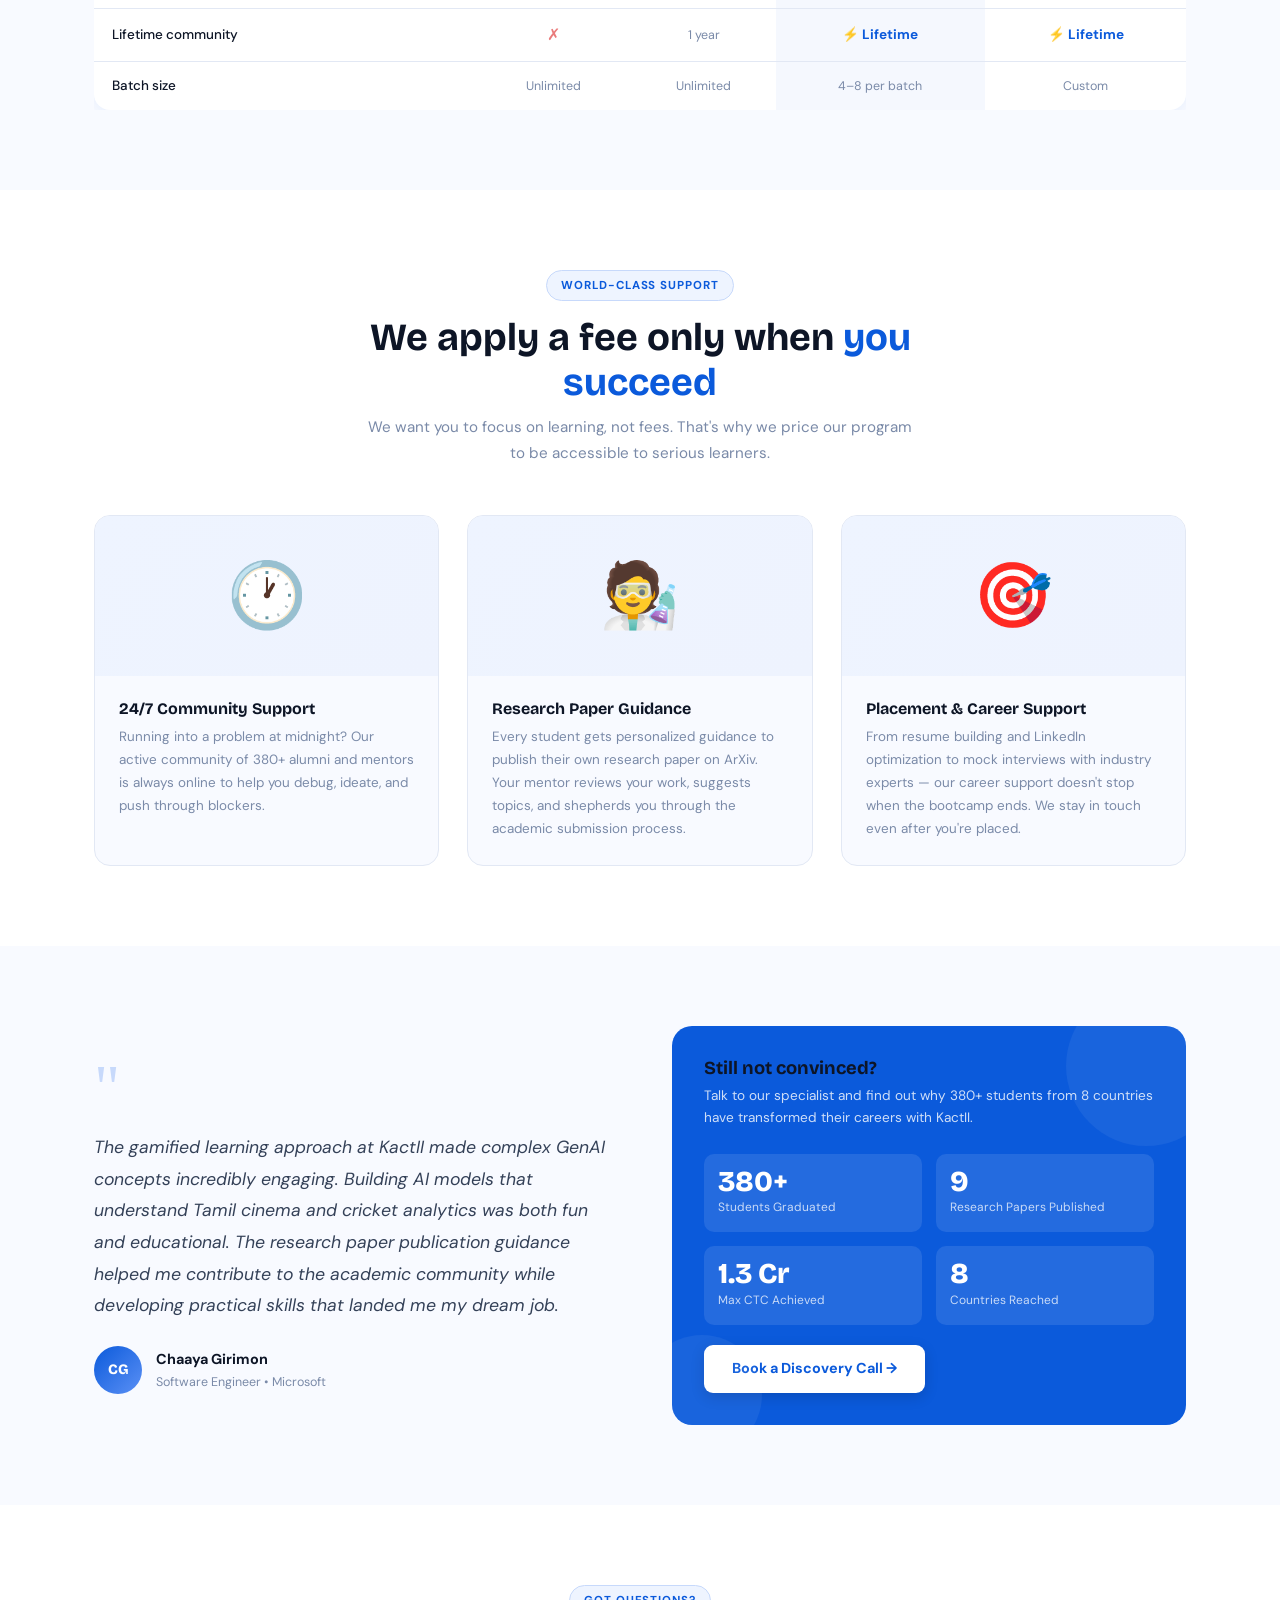
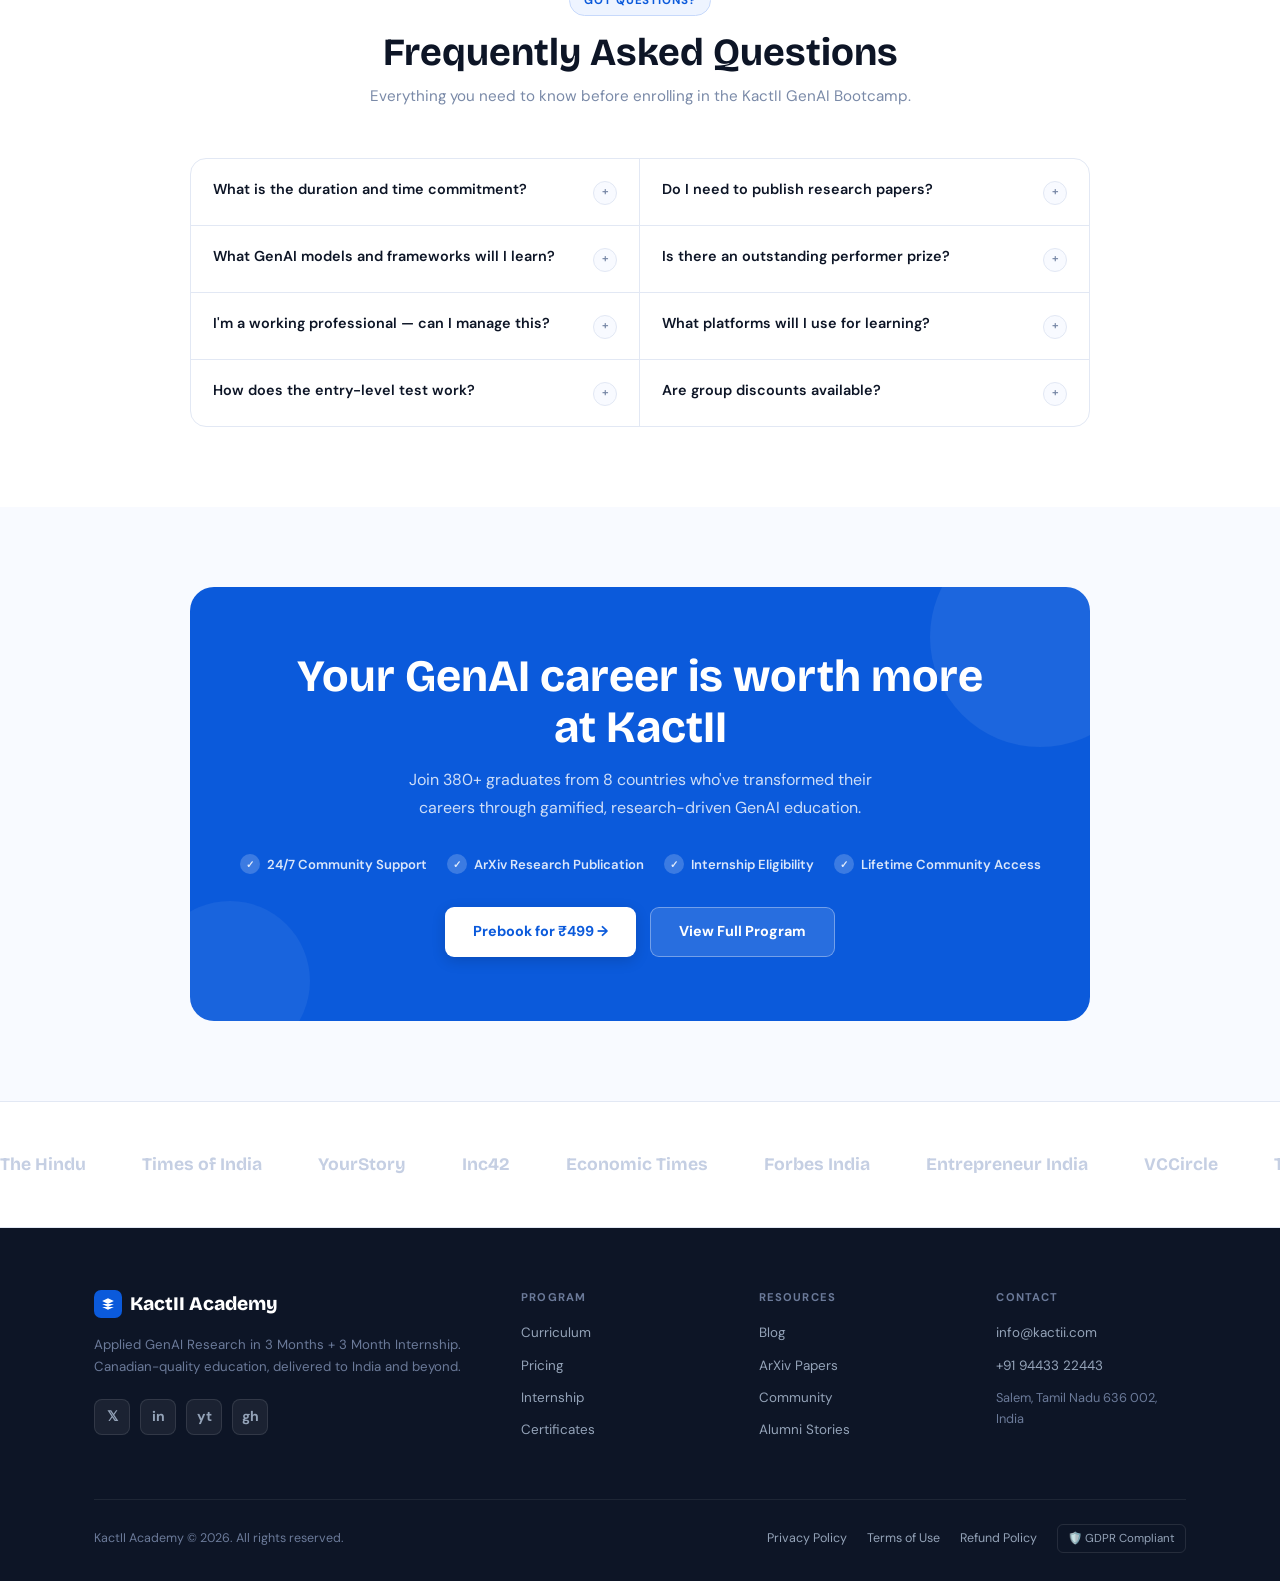
<file: assignment-5/index.html>
<!DOCTYPE html>
<html lang="en">
<head>
<meta charset="UTF-8"/>
<meta name="viewport" content="width=device-width, initial-scale=1.0"/>
<title>Pricing — KactII GenAI Bootcamp</title>
<link rel="preconnect" href="https://fonts.googleapis.com">
<link href="https://fonts.googleapis.com/css2?family=Bricolage+Grotesque:opsz,wght@12..96,400;12..96,500;12..96,600;12..96,700;12..96,800&family=DM+Sans:ital,opsz,wght@0,9..40,300;0,9..40,400;0,9..40,500;0,9..40,600;0,9..40,700;1,9..40,400&display=swap" rel="stylesheet">
<link rel="stylesheet" href="styles.css" />
</head>
<body>

<!-- ══════════ NAVBAR ══════════ -->
<nav class="site-nav" id="mainNav">
  <div class="nav-inner">
    <a href="#" class="nav-logo">
      <div class="logo-mark">
        <svg viewBox="0 0 24 24"><path d="M12 2L2 7l10 5 10-5-10-5zM2 17l10 5 10-5M2 12l10 5 10-5"/></svg>
      </div>
      KactII
    </a>
    <div class="nav-links">
      <a href="#">Home</a>
      <a href="#" class="active">Pricing</a>
      <a href="#">Blog</a>
      <a href="#">Community</a>
    </div>
    <div style="display:flex;align-items:center;gap:10px">
      <a href="#" style="font-size:.85rem;font-weight:600;color:var(--muted);text-decoration:none">Login</a>
      <a href="#cta" class="btn-nav">Prebook ₹499 →</a>
    </div>
  </div>
</nav>

<!-- ══════════ HERO ══════════ -->
<section class="hero">
  <div class="hero-glow"></div>
  <div class="wrap">
    <div class="tag" style="margin-bottom:20px">🎓 GenAI Bootcamp · 3 Months + 3 Month Internship</div>
    <h1>Simple pricing, <span class="blue">serious results</span></h1>
    <p>Whether you're starting or scaling your AI career — pick the plan that fits.</p>

    <!-- Setup toggle — TagMango style -->
    <div class="setup-toggle">
      <button class="setup-btn active" data-setup="self">
        <span class="setup-icon">🧑‍💻</span>
        <span class="setup-label">Self-Paced</span>
        <span class="setup-sub">Learn at your own speed</span>
      </button>
      <button class="setup-btn" data-setup="live">
        <span class="setup-icon">🎯</span>
        <span class="setup-label">Live Cohort</span>
        <span class="setup-sub">Guided batch learning</span>
      </button>
    </div>
  </div>
</section>

<!-- ══════════ PRICING SECTION ══════════ -->
<section class="pricing-section">
  <div class="wrap">

    <!-- Platform charges note — TagMango style -->
    <div class="platform-note reveal">
      <span class="platform-note-icon">ℹ️</span>
      <span><strong>Platform Charges:</strong> Mandatory selection of one plan to access the KactII platform. Prices are exclusive of payment gateway charges. <a href="#compare" style="color:var(--blue);font-weight:700">Compare all plans →</a></span>
    </div>

    <!-- Billing Toggle -->
    <div class="billing-wrap">
      <span class="billing-label active" id="lbl-monthly">Monthly</span>
      <label class="toggle-switch">
        <input type="checkbox" id="billingToggle">
        <div class="toggle-track"></div>
        <div class="toggle-thumb"></div>
      </label>
      <span class="billing-label" id="lbl-annual">Annual</span>
      <span class="save-badge" id="saveBadge" style="opacity:0">Save 20%</span>
    </div>

    <!-- SELF-PACED PANEL -->
    <div class="plan-panel active" id="panel-self">
      <div class="pricing-grid reveal">

        <!-- FREE -->
        <div class="price-card">
          <div class="plan-tier free">Community</div>
          <div class="plan-name">Free Access</div>
          <div class="plan-desc">Get a feel for KactII — join our community and explore free resources.</div>
          <div class="plan-price"><span class="price-main">₹0</span></div>
          <div class="price-commission"><span class="comm-badge comm-free">0% platform fee</span></div>
          <a href="#" class="btn-card ghost">Join for Free</a>
          <div class="divider-line"></div>
          <button class="whats-included-toggle" onclick="toggleIncluded(this)">What's included <span class="wi-arrow">▾</span></button>
          <ul class="features-list">
            <li class="feat-item"><span class="feat-check">✓</span>GenAI community access</li>
            <li class="feat-item"><span class="feat-check">✓</span>Weekly newsletter & updates</li>
            <li class="feat-item"><span class="feat-check">✓</span>Free study resources</li>
            <li class="feat-item"><span class="feat-check">✓</span>Sample module previews</li>
            <li class="feat-item"><span class="feat-check">✓</span>Job board access</li>
            <li class="feat-item"><span class="feat-x">✕</span>Live sessions</li>
            <li class="feat-item"><span class="feat-x">✕</span>Mentor access</li>
            <li class="feat-item"><span class="feat-x">✕</span>Certificate</li>
            <li class="feat-item"><span class="feat-x">✕</span>ArXiv paper guidance</li>
          </ul>
        </div>

        <!-- STARTER -->
        <div class="price-card">
          <div class="plan-tier">Starter</div>
          <div class="plan-name">Core Modules</div>
          <div class="plan-desc">Access the first 6 foundational GenAI modules at your own pace.</div>
          <div class="plan-price">
            <span class="price-main" data-monthly="₹4,999" data-annual="₹3,999">₹4,999</span>
            <span class="price-period" id="sp-period-1">/month</span>
          </div>
          <div class="price-commission"><span class="comm-badge">No commission on your work</span></div>
          <a href="#" class="btn-card outline">Buy Now</a>
          <div class="divider-line"></div>
          <button class="whats-included-toggle" onclick="toggleIncluded(this)">What's included <span class="wi-arrow">▾</span></button>
          <ul class="features-list">
            <li class="feat-item"><span class="feat-check">✓</span>Modules 1–6 self-paced</li>
            <li class="feat-item"><span class="feat-check">✓</span>LLM fundamentals & prompting</li>
            <li class="feat-item"><span class="feat-check">✓</span>LangChain ecosystem</li>
            <li class="feat-item"><span class="feat-check">✓</span>Vector databases & RAG</li>
            <li class="feat-item"><span class="feat-check">✓</span>Community forum access</li>
            <li class="feat-item"><span class="feat-check">✓</span>Completion certificate</li>
            <li class="feat-item"><span class="feat-x">✕</span>Live mentor sessions</li>
            <li class="feat-item"><span class="feat-x">✕</span>ArXiv research guidance</li>
            <li class="feat-item"><span class="feat-x">✕</span>Internship eligibility</li>
          </ul>
        </div>

        <!-- PRO — POPULAR -->
        <div class="price-card popular">
          <div class="pop-badge">★ Most Popular</div>
          <div class="plan-tier pro" style="margin-top:16px">Pro</div>
          <div class="plan-name">Full Bootcamp</div>
          <div class="plan-desc">Complete GenAI program with mentorship, research paper, and internship track.</div>
          <div class="plan-price">
            <span class="price-main" data-monthly="₹30,000" data-annual="₹24,000">₹30,000</span>
            <span class="price-period" id="sp-period-2"> one-time</span>
          </div>
          <div class="price-commission">Was <s style="color:var(--muted)">₹95,000</s> · <strong style="color:var(--green)">Incl. GST</strong> &nbsp;·&nbsp; <span class="emi-badge">No Cost EMI</span></div>
          <a href="https://community.errormakesclever.com/course/nO4Zx0meBy" class="btn-card filled">Prebook for ₹499 →</a>
          <div class="divider-line"></div>
          <button class="whats-included-toggle open" onclick="toggleIncluded(this)">What's included <span class="wi-arrow">▴</span></button>
          <ul class="features-list">
            <li class="feat-item"><span class="feat-star">⚡</span>All 12 modules (complete curriculum)</li>
            <li class="feat-item"><span class="feat-check">✓</span>Live weekend mentor sessions</li>
            <li class="feat-item"><span class="feat-check">✓</span>ArXiv research paper guidance</li>
            <li class="feat-item"><span class="feat-check">✓</span>Weekly rewards ₹200–₹500</li>
            <li class="feat-item"><span class="feat-check">✓</span>1:1 doubt clarification</li>
            <li class="feat-item"><span class="feat-check">✓</span>Offline power-packed event</li>
            <li class="feat-item"><span class="feat-check">✓</span>Placement guidance & HR sessions</li>
            <li class="feat-item"><span class="feat-check">✓</span>Internship eligibility (top performers)</li>
            <li class="feat-item"><span class="feat-check">✓</span>Hard copy certificate</li>
            <li class="feat-item"><span class="feat-check">✓</span>Lifetime community access</li>
            <li class="feat-item"><span class="feat-check">✓</span>Entry kit delivered to home</li>
          </ul>
        </div>

        <!-- ELITE -->
        <div class="price-card">
          <div class="plan-tier elite">Enterprise</div>
          <div class="plan-name">Corporate Training</div>
          <div class="plan-desc">Custom GenAI training for teams and organisations with dedicated mentors.</div>
          <div class="plan-price">
            <span class="price-main">Custom</span>
          </div>
          <div class="price-commission"><span class="comm-badge comm-purple">Dedicated account manager</span></div>
          <a href="mailto:info@kactii.com" class="btn-card purple">Book a Call</a>
          <div class="divider-line"></div>
          <button class="whats-included-toggle" onclick="toggleIncluded(this)">What's included <span class="wi-arrow">▾</span></button>
          <ul class="features-list">
            <li class="feat-item"><span class="feat-check">✓</span>Everything in Pro</li>
            <li class="feat-item"><span class="feat-check">✓</span>Custom curriculum design</li>
            <li class="feat-item"><span class="feat-check">✓</span>Dedicated corporate mentor</li>
            <li class="feat-item"><span class="feat-check">✓</span>Team progress dashboard</li>
            <li class="feat-item"><span class="feat-check">✓</span>Guaranteed internship slots</li>
            <li class="feat-item"><span class="feat-check">✓</span>Branded certificates</li>
            <li class="feat-item"><span class="feat-check">✓</span>Bulk licensing discount</li>
            <li class="feat-item"><span class="feat-check">✓</span>SLA & priority support</li>
            <li class="feat-item"><span class="feat-check">✓</span>NDA & compliance docs</li>
          </ul>
        </div>

      </div>

      <div class="note-bar reveal">
        <strong>Pre-book your seat for just ₹499</strong> — We take only 4–8 candidates per batch. After pre-booking, an entry-level test is conducted. Book before slots fill up.
      </div>
      <div class="payment-footnote">* No Cost EMI available on select cards. Payment gateway charges (2–3%) are additional. International payments: +5% gateway charge.</div>
    </div>

    <!-- LIVE COHORT PANEL -->
    <div class="plan-panel" id="panel-live">
      <div class="pricing-grid reveal">

        <div class="price-card">
          <div class="plan-tier free">Observer</div>
          <div class="plan-name">Audit Access</div>
          <div class="plan-desc">Join live sessions as an observer — learn without assignments or certificate.</div>
          <div class="plan-price"><span class="price-main">₹999</span><span class="price-period">/month</span></div>
          <div class="price-commission"><span class="comm-badge comm-free">Cancel anytime</span></div>
          <a href="#" class="btn-card ghost">Get Access</a>
          <div class="divider-line"></div>
          <button class="whats-included-toggle" onclick="toggleIncluded(this)">What's included <span class="wi-arrow">▾</span></button>
          <ul class="features-list">
            <li class="feat-item"><span class="feat-check">✓</span>Watch live sessions</li>
            <li class="feat-item"><span class="feat-check">✓</span>Session recordings</li>
            <li class="feat-item"><span class="feat-check">✓</span>Community read access</li>
            <li class="feat-item"><span class="feat-x">✕</span>Assignments & projects</li>
            <li class="feat-item"><span class="feat-x">✕</span>Certificate</li>
            <li class="feat-item"><span class="feat-x">✕</span>Mentorship</li>
          </ul>
        </div>

        <div class="price-card">
          <div class="plan-tier">Cohort</div>
          <div class="plan-name">Live Batch</div>
          <div class="plan-desc">Join a live cohort with weekly sessions, assignments, and peer learning.</div>
          <div class="plan-price">
            <span class="price-main" data-monthly="₹9,999" data-annual="₹7,999">₹9,999</span>
            <span class="price-period">/month</span>
          </div>
          <div class="price-commission"><span class="comm-badge">3-month commitment</span></div>
          <a href="#" class="btn-card outline">Join Cohort</a>
          <div class="divider-line"></div>
          <button class="whats-included-toggle" onclick="toggleIncluded(this)">What's included <span class="wi-arrow">▾</span></button>
          <ul class="features-list">
            <li class="feat-item"><span class="feat-check">✓</span>Weekly live sessions</li>
            <li class="feat-item"><span class="feat-check">✓</span>Assignments & feedback</li>
            <li class="feat-item"><span class="feat-check">✓</span>Peer collaboration</li>
            <li class="feat-item"><span class="feat-check">✓</span>Group project</li>
            <li class="feat-item"><span class="feat-check">✓</span>Completion certificate</li>
            <li class="feat-item"><span class="feat-x">✕</span>1:1 mentorship</li>
            <li class="feat-item"><span class="feat-x">✕</span>ArXiv research</li>
          </ul>
        </div>

        <div class="price-card popular">
          <div class="pop-badge">★ Best Value</div>
          <div class="plan-tier pro" style="margin-top:16px">Full Program</div>
          <div class="plan-name">Cohort + Internship</div>
          <div class="plan-desc">Full 3-month live cohort + 3-month research internship track.</div>
          <div class="plan-price">
            <span class="price-main">₹30,000</span>
            <span class="price-period"> one-time</span>
          </div>
          <div class="price-commission">Was <s style="color:var(--muted)">₹95,000</s> · Incl. GST &nbsp;·&nbsp; <span class="emi-badge">No Cost EMI</span></div>
          <a href="https://community.errormakesclever.com/course/nO4Zx0meBy" class="btn-card filled">Prebook for ₹499 →</a>
          <div class="divider-line"></div>
          <button class="whats-included-toggle open" onclick="toggleIncluded(this)">What's included <span class="wi-arrow">▴</span></button>
          <ul class="features-list">
            <li class="feat-item"><span class="feat-star">⚡</span>All 12 live modules</li>
            <li class="feat-item"><span class="feat-check">✓</span>Weekend live sessions</li>
            <li class="feat-item"><span class="feat-check">✓</span>ArXiv paper publication</li>
            <li class="feat-item"><span class="feat-check">✓</span>3-month internship eligibility</li>
            <li class="feat-item"><span class="feat-check">✓</span>Weekly rewards</li>
            <li class="feat-item"><span class="feat-check">✓</span>Placement assistance</li>
            <li class="feat-item"><span class="feat-check">✓</span>Offline event</li>
            <li class="feat-item"><span class="feat-check">✓</span>Lifetime community</li>
            <li class="feat-item"><span class="feat-check">✓</span>Hard copy certificate</li>
          </ul>
        </div>

        <div class="price-card">
          <div class="plan-tier elite">Corporate</div>
          <div class="plan-name">Team Training</div>
          <div class="plan-desc">Live cohort-style training for your entire team with a dedicated trainer.</div>
          <div class="plan-price"><span class="price-main">Custom</span></div>
          <div class="price-commission"><span class="comm-badge comm-purple">Min. 5 seats</span></div>
          <a href="mailto:info@kactii.com" class="btn-card purple">Contact Us</a>
          <div class="divider-line"></div>
          <button class="whats-included-toggle" onclick="toggleIncluded(this)">What's included <span class="wi-arrow">▾</span></button>
          <ul class="features-list">
            <li class="feat-item"><span class="feat-check">✓</span>Everything in Full Program</li>
            <li class="feat-item"><span class="feat-check">✓</span>Dedicated trainer</li>
            <li class="feat-item"><span class="feat-check">✓</span>Custom schedule</li>
            <li class="feat-item"><span class="feat-check">✓</span>Team leaderboard</li>
            <li class="feat-item"><span class="feat-check">✓</span>Bulk pricing</li>
          </ul>
        </div>

      </div>
      <div class="note-bar reveal">
        <strong>Live cohorts run every 6 weeks.</strong> Only 4–8 seats per batch. Entry test required after pre-booking.
      </div>
      <div class="payment-footnote">* Payment gateway charges (2–3%) are additional. International payments: +5% gateway charge. WhatsApp feature is additional at ₹1,400/month.</div>
    </div>

  </div>
</section>

<!-- ══════════ COMPARISON TABLE ══════════ -->
<section class="compare-section" id="compare">
  <div class="wrap">
    <div class="reveal" style="text-align:center;margin-bottom:40px">
      <div class="tag" style="margin-bottom:14px">Compare Plans</div>
      <h2 class="compare-title">Everything you get — side by side</h2>
      <p class="compare-sub">Make the right choice for your GenAI career journey.</p>
    </div>

    <div class="reveal" style="overflow-x:auto">
      <table class="compare-table">
        <thead>
          <tr>
            <th style="text-align:left">Features</th>
            <th><div class="th-plan">Free</div><div class="th-price">₹0</div></th>
            <th><div class="th-plan">Starter</div><div class="th-price">₹4,999/mo</div></th>
            <th class="th-popular"><div class="th-plan">Pro</div><div class="th-price">₹30,000 one-time</div></th>
            <th><div class="th-plan">Enterprise</div><div class="th-price">Custom</div></th>
          </tr>
        </thead>
        <tbody>
          <tr class="category-row"><td colspan="5">📚 Learning Content</td></tr>
          <tr>
            <td>GenAI community access</td>
            <td><span class="check-icon">✓</span></td>
            <td><span class="check-icon">✓</span></td>
            <td class="td-highlighted"><span class="check-icon">✓</span></td>
            <td><span class="check-icon">✓</span></td>
          </tr>
          <tr>
            <td>Core modules (1–6)</td>
            <td><span class="x-icon">✗</span></td>
            <td><span class="check-icon">✓</span></td>
            <td class="td-highlighted"><span class="check-icon">✓</span></td>
            <td><span class="check-icon">✓</span></td>
          </tr>
          <tr>
            <td>All 12 modules</td>
            <td><span class="x-icon">✗</span></td>
            <td><span class="x-icon">✗</span></td>
            <td class="td-highlighted"><span class="check-icon">✓</span></td>
            <td><span class="check-icon">✓</span></td>
          </tr>
          <tr>
            <td>Recorded session access</td>
            <td><span class="x-icon">✗</span></td>
            <td><span class="check-icon">✓</span></td>
            <td class="td-highlighted"><span class="bolt">⚡ Lifetime</span></td>
            <td><span class="bolt">⚡ Lifetime</span></td>
          </tr>
          <tr>
            <td>Tools covered</td>
            <td><span class="partial">Preview only</span></td>
            <td><span class="partial">12 tools</span></td>
            <td class="td-highlighted"><span class="bolt">⚡ 24+ tools</span></td>
            <td><span class="bolt">⚡ Custom</span></td>
          </tr>
          <tr class="category-row"><td colspan="5">🧑‍🏫 Mentorship & Support</td></tr>
          <tr>
            <td>Community forum</td>
            <td><span class="check-icon">✓</span></td>
            <td><span class="check-icon">✓</span></td>
            <td class="td-highlighted"><span class="check-icon">✓</span></td>
            <td><span class="check-icon">✓</span></td>
          </tr>
          <tr>
            <td>Live weekend sessions</td>
            <td><span class="x-icon">✗</span></td>
            <td><span class="x-icon">✗</span></td>
            <td class="td-highlighted"><span class="check-icon">✓</span></td>
            <td><span class="check-icon">✓</span></td>
          </tr>
          <tr>
            <td>1:1 doubt clarification</td>
            <td><span class="x-icon">✗</span></td>
            <td><span class="x-icon">✗</span></td>
            <td class="td-highlighted"><span class="check-icon">✓</span></td>
            <td><span class="check-icon">✓</span></td>
          </tr>
          <tr>
            <td>Dedicated mentor</td>
            <td><span class="x-icon">✗</span></td>
            <td><span class="x-icon">✗</span></td>
            <td class="td-highlighted"><span class="x-icon">✗</span></td>
            <td><span class="check-icon">✓</span></td>
          </tr>
          <tr class="category-row"><td colspan="5">🏆 Recognition & Career</td></tr>
          <tr>
            <td>Completion certificate</td>
            <td><span class="x-icon">✗</span></td>
            <td><span class="check-icon">✓</span></td>
            <td class="td-highlighted"><span class="check-icon">✓ Hard copy</span></td>
            <td><span class="check-icon">✓ Branded</span></td>
          </tr>
          <tr>
            <td>ArXiv research paper guidance</td>
            <td><span class="x-icon">✗</span></td>
            <td><span class="x-icon">✗</span></td>
            <td class="td-highlighted"><span class="check-icon">✓</span></td>
            <td><span class="check-icon">✓</span></td>
          </tr>
          <tr>
            <td>Weekly rewards</td>
            <td><span class="x-icon">✗</span></td>
            <td><span class="x-icon">✗</span></td>
            <td class="td-highlighted"><span class="partial">₹200–₹500/week</span></td>
            <td><span class="check-icon">✓</span></td>
          </tr>
          <tr>
            <td>Outstanding performer prize</td>
            <td><span class="x-icon">✗</span></td>
            <td><span class="x-icon">✗</span></td>
            <td class="td-highlighted"><span class="partial">₹3K–₹5K/cohort</span></td>
            <td><span class="check-icon">✓</span></td>
          </tr>
          <tr>
            <td>Placement & HR sessions</td>
            <td><span class="x-icon">✗</span></td>
            <td><span class="x-icon">✗</span></td>
            <td class="td-highlighted"><span class="check-icon">✓</span></td>
            <td><span class="check-icon">✓</span></td>
          </tr>
          <tr>
            <td>3-month internship eligibility</td>
            <td><span class="x-icon">✗</span></td>
            <td><span class="x-icon">✗</span></td>
            <td class="td-highlighted"><span class="partial">Top performers</span></td>
            <td><span class="check-icon">✓ Guaranteed</span></td>
          </tr>
          <tr class="category-row"><td colspan="5">🎁 Extras</td></tr>
          <tr>
            <td>Offline power-packed event</td>
            <td><span class="x-icon">✗</span></td>
            <td><span class="x-icon">✗</span></td>
            <td class="td-highlighted"><span class="check-icon">✓</span></td>
            <td><span class="check-icon">✓</span></td>
          </tr>
          <tr>
            <td>Entry kit delivered to home</td>
            <td><span class="x-icon">✗</span></td>
            <td><span class="x-icon">✗</span></td>
            <td class="td-highlighted"><span class="check-icon">✓</span></td>
            <td><span class="check-icon">✓</span></td>
          </tr>
          <tr>
            <td>Lifetime community</td>
            <td><span class="x-icon">✗</span></td>
            <td><span class="partial">1 year</span></td>
            <td class="td-highlighted"><span class="bolt">⚡ Lifetime</span></td>
            <td><span class="bolt">⚡ Lifetime</span></td>
          </tr>
          <tr>
            <td>Batch size</td>
            <td><span class="partial">Unlimited</span></td>
            <td><span class="partial">Unlimited</span></td>
            <td class="td-highlighted"><span class="partial">4–8 per batch</span></td>
            <td><span class="partial">Custom</span></td>
          </tr>
        </tbody>
      </table>
    </div>
  </div>
</section>

<!-- ══════════ SUPPORT SECTION ══════════ -->
<section class="support-section">
  <div class="wrap">
    <div class="reveal" style="text-align:center;max-width:560px;margin:0 auto 48px">
      <div class="tag" style="margin-bottom:14px">World-Class Support</div>
      <h2 style="font-size:clamp(1.8rem,3vw,2.5rem);margin-bottom:10px">We apply a fee only when <span class="blue">you succeed</span></h2>
      <p style="color:var(--muted);font-size:.95rem;line-height:1.75">We want you to focus on learning, not fees. That's why we price our program to be accessible to serious learners.</p>
    </div>
    <div class="support-grid">
      <div class="support-card reveal">
        <div class="support-img">🕐</div>
        <div class="support-body">
          <h3>24/7 Community Support</h3>
          <p>Running into a problem at midnight? Our active community of 380+ alumni and mentors is always online to help you debug, ideate, and push through blockers.</p>
        </div>
      </div>
      <div class="support-card reveal">
        <div class="support-img">🧑‍🔬</div>
        <div class="support-body">
          <h3>Research Paper Guidance</h3>
          <p>Every student gets personalized guidance to publish their own research paper on ArXiv. Your mentor reviews your work, suggests topics, and shepherds you through the academic submission process.</p>
        </div>
      </div>
      <div class="support-card reveal">
        <div class="support-img">🎯</div>
        <div class="support-body">
          <h3>Placement & Career Support</h3>
          <p>From resume building and LinkedIn optimization to mock interviews with industry experts — our career support doesn't stop when the bootcamp ends. We stay in touch even after you're placed.</p>
        </div>
      </div>
    </div>
  </div>
</section>

<!-- ══════════ TESTIMONIAL ══════════ -->
<section class="testi-section">
  <div class="wrap">
    <div class="testi-inner">
      <div class="reveal">
        <div class="testi-quote-icon">"</div>
        <p class="testi-text">The gamified learning approach at KactII made complex GenAI concepts incredibly engaging. Building AI models that understand Tamil cinema and cricket analytics was both fun and educational. The research paper publication guidance helped me contribute to the academic community while developing practical skills that landed me my dream job.</p>
        <div class="testi-author">
          <div class="testi-avatar">CG</div>
          <div>
            <div class="testi-name">Chaaya Girimon</div>
            <div class="testi-role">Software Engineer • Microsoft</div>
          </div>
        </div>
      </div>
      <div class="testi-visual reveal">
        <h3>Still not convinced?</h3>
        <p>Talk to our specialist and find out why 380+ students from 8 countries have transformed their careers with KactII.</p>
        <div class="visual-stats">
          <div class="vs-item">
            <div class="vs-num">380+</div>
            <div class="vs-label">Students Graduated</div>
          </div>
          <div class="vs-item">
            <div class="vs-num">9</div>
            <div class="vs-label">Research Papers Published</div>
          </div>
          <div class="vs-item">
            <div class="vs-num">1.3 Cr</div>
            <div class="vs-label">Max CTC Achieved</div>
          </div>
          <div class="vs-item">
            <div class="vs-num">8</div>
            <div class="vs-label">Countries Reached</div>
          </div>
        </div>
        <div style="margin-top:20px;position:relative">
          <a href="https://academy.kactii.com/schedule-demo" class="btn-white" style="display:inline-flex">Book a Discovery Call →</a>
        </div>
      </div>
    </div>
  </div>
</section>

<!-- ══════════ FAQ ══════════ -->
<section class="faq-section">
  <div class="wrap">
    <div class="faq-header reveal">
      <div class="tag" style="margin-bottom:14px">Got Questions?</div>
      <h2>Frequently Asked Questions</h2>
      <p>Everything you need to know before enrolling in the KactII GenAI Bootcamp.</p>
    </div>
    <div class="faq-grid reveal">

      <div class="faq-item">
        <button class="faq-q">What is the duration and time commitment?<span class="faq-chevron">+</span></button>
        <div class="faq-a">The GenAI Bootcamp runs for 3–6 months with 7 hours per week total: 3 hours of live classes and 4 hours of assignments and practical work. The program includes a subsequent 3-month internship for top performers.</div>
      </div>
      <div class="faq-item">
        <button class="faq-q">Do I need to publish research papers?<span class="faq-chevron">+</span></button>
        <div class="faq-a">Yes! Each cohort is guided to publish 1–3 research papers on ArXiv. This is a unique feature that builds your academic credibility. We provide full guidance and support throughout the research and publication process.</div>
      </div>
      <div class="faq-item">
        <button class="faq-q">What GenAI models and frameworks will I learn?<span class="faq-chevron">+</span></button>
        <div class="faq-a">You'll master OpenAI GPT series, Claude (Anthropic), Gemini (Google), and Llama Family (Meta). We cover LangChain, LangGraph, vector databases (Qdrant, Weaviate, FAISS), Ollama, HuggingFace, and 24+ cutting-edge tools.</div>
      </div>
      <div class="faq-item">
        <button class="faq-q">Is there an outstanding performer prize?<span class="faq-chevron">+</span></button>
        <div class="faq-a">Yes! We select 1 outstanding performer per cohort who receives ₹3,000–₹5,000 as a prize. Weekly top students also receive ₹200–₹500 rewards each week throughout the program.</div>
      </div>
      <div class="faq-item">
        <button class="faq-q">I'm a working professional — can I manage this?<span class="faq-chevron">+</span></button>
        <div class="faq-a">Absolutely! The program is designed for working professionals with only 7 hours per week. All sessions are recorded for later access and the duration is flexible, letting you balance work and learning effectively.</div>
      </div>
      <div class="faq-item">
        <button class="faq-q">What platforms will I use for learning?<span class="faq-chevron">+</span></button>
        <div class="faq-a">You'll work with HuggingFace, GitHub, Google Colab, Notebook LLM, PyNotes, GitBook, and ArXiv for research publication. All industry-standard tools used by actual AI professionals.</div>
      </div>
      <div class="faq-item">
        <button class="faq-q">How does the entry-level test work?<span class="faq-chevron">+</span></button>
        <div class="faq-a">After pre-booking for ₹499, our team conducts an entry-level test to ensure you're ready for the program. Based on your results, you either proceed to enrollment or receive personalized recommendations to prepare better.</div>
      </div>
      <div class="faq-item">
        <button class="faq-q">Are group discounts available?<span class="faq-chevron">+</span></button>
        <div class="faq-a">Yes! Group discounts are available for teams of 3+. Email us at info@kactii.com for special group pricing. We offer flexible payment options to make the program accessible to serious learners.</div>
      </div>

    </div>
  </div>
</section>

<!-- ══════════ BOTTOM CTA ══════════ -->
<section class="cta-section" id="cta">
  <div class="wrap">
    <div class="cta-inner reveal">
      <h2>Your GenAI career is worth more<br>at KactII</h2>
      <p>Join 380+ graduates from 8 countries who've transformed their careers through gamified, research-driven GenAI education.</p>
      <div class="cta-pills">
        <span class="cta-pill">24/7 Community Support</span>
        <span class="cta-pill">ArXiv Research Publication</span>
        <span class="cta-pill">Internship Eligibility</span>
        <span class="cta-pill">Lifetime Community Access</span>
      </div>
      <div class="cta-btns">
        <a href="https://community.errormakesclever.com/course/nO4Zx0meBy" class="btn-white">Prebook for ₹499 →</a>
        <a href="https://academy.kactii.com" class="btn-ghost-white">View Full Program</a>
      </div>
    </div>
  </div>
</section>

<!-- ══════════ PRESS ══════════ -->
<div class="press-section">
  <div style="overflow:hidden">
    <div class="press-marquee">
      <span class="press-name">The Hindu</span>
      <span class="press-name">Times of India</span>
      <span class="press-name">YourStory</span>
      <span class="press-name">Inc42</span>
      <span class="press-name">Economic Times</span>
      <span class="press-name">Forbes India</span>
      <span class="press-name">Entrepreneur India</span>
      <span class="press-name">VCCircle</span>
      <span class="press-name">The Hindu</span>
      <span class="press-name">Times of India</span>
      <span class="press-name">YourStory</span>
      <span class="press-name">Inc42</span>
      <span class="press-name">Economic Times</span>
      <span class="press-name">Forbes India</span>
      <span class="press-name">Entrepreneur India</span>
      <span class="press-name">VCCircle</span>
    </div>
  </div>
</div>

<!-- ══════════ FOOTER ══════════ -->
<footer>
  <div class="wrap">
    <div class="footer-grid">
      <div>
        <a href="#" class="f-logo">
          <div class="mark">
            <svg viewBox="0 0 24 24"><path d="M12 2L2 7l10 5 10-5-10-5zM2 17l10 5 10-5M2 12l10 5 10-5"/></svg>
          </div>
          KactII Academy
        </a>
        <p class="brand-desc">Applied GenAI Research in 3 Months + 3 Month Internship. Canadian-quality education, delivered to India and beyond.</p>
        <div class="f-socials">
          <a href="#" class="f-social">𝕏</a>
          <a href="#" class="f-social">in</a>
          <a href="#" class="f-social">yt</a>
          <a href="#" class="f-social">gh</a>
        </div>
      </div>
      <div>
        <h6>Program</h6>
        <a href="#" class="f-link">Curriculum</a>
        <a href="#" class="f-link">Pricing</a>
        <a href="#" class="f-link">Internship</a>
        <a href="#" class="f-link">Certificates</a>
      </div>
      <div>
        <h6>Resources</h6>
        <a href="#" class="f-link">Blog</a>
        <a href="#" class="f-link">ArXiv Papers</a>
        <a href="#" class="f-link">Community</a>
        <a href="#" class="f-link">Alumni Stories</a>
      </div>
      <div>
        <h6>Contact</h6>
        <a href="mailto:info@kactii.com" class="f-link">info@kactii.com</a>
        <a href="tel:+919443322443" class="f-link">+91 94433 22443</a>
        <div style="font-size:.8rem;color:#6b7a99;line-height:1.65;margin-top:4px">Salem, Tamil Nadu 636 002, India</div>
      </div>
    </div>
    <div class="footer-bottom">
      <span>KactII Academy © 2026. All rights reserved.</span>
      <div style="display:flex;gap:20px;align-items:center">
        <a href="#">Privacy Policy</a>
        <a href="#">Terms of Use</a>
        <a href="#">Refund Policy</a>
        <div class="gdpr-badge">🛡️ GDPR Compliant</div>
      </div>
    </div>
  </div>
</footer>

<script src="main.js"></script>
</body>
</html>
</file>
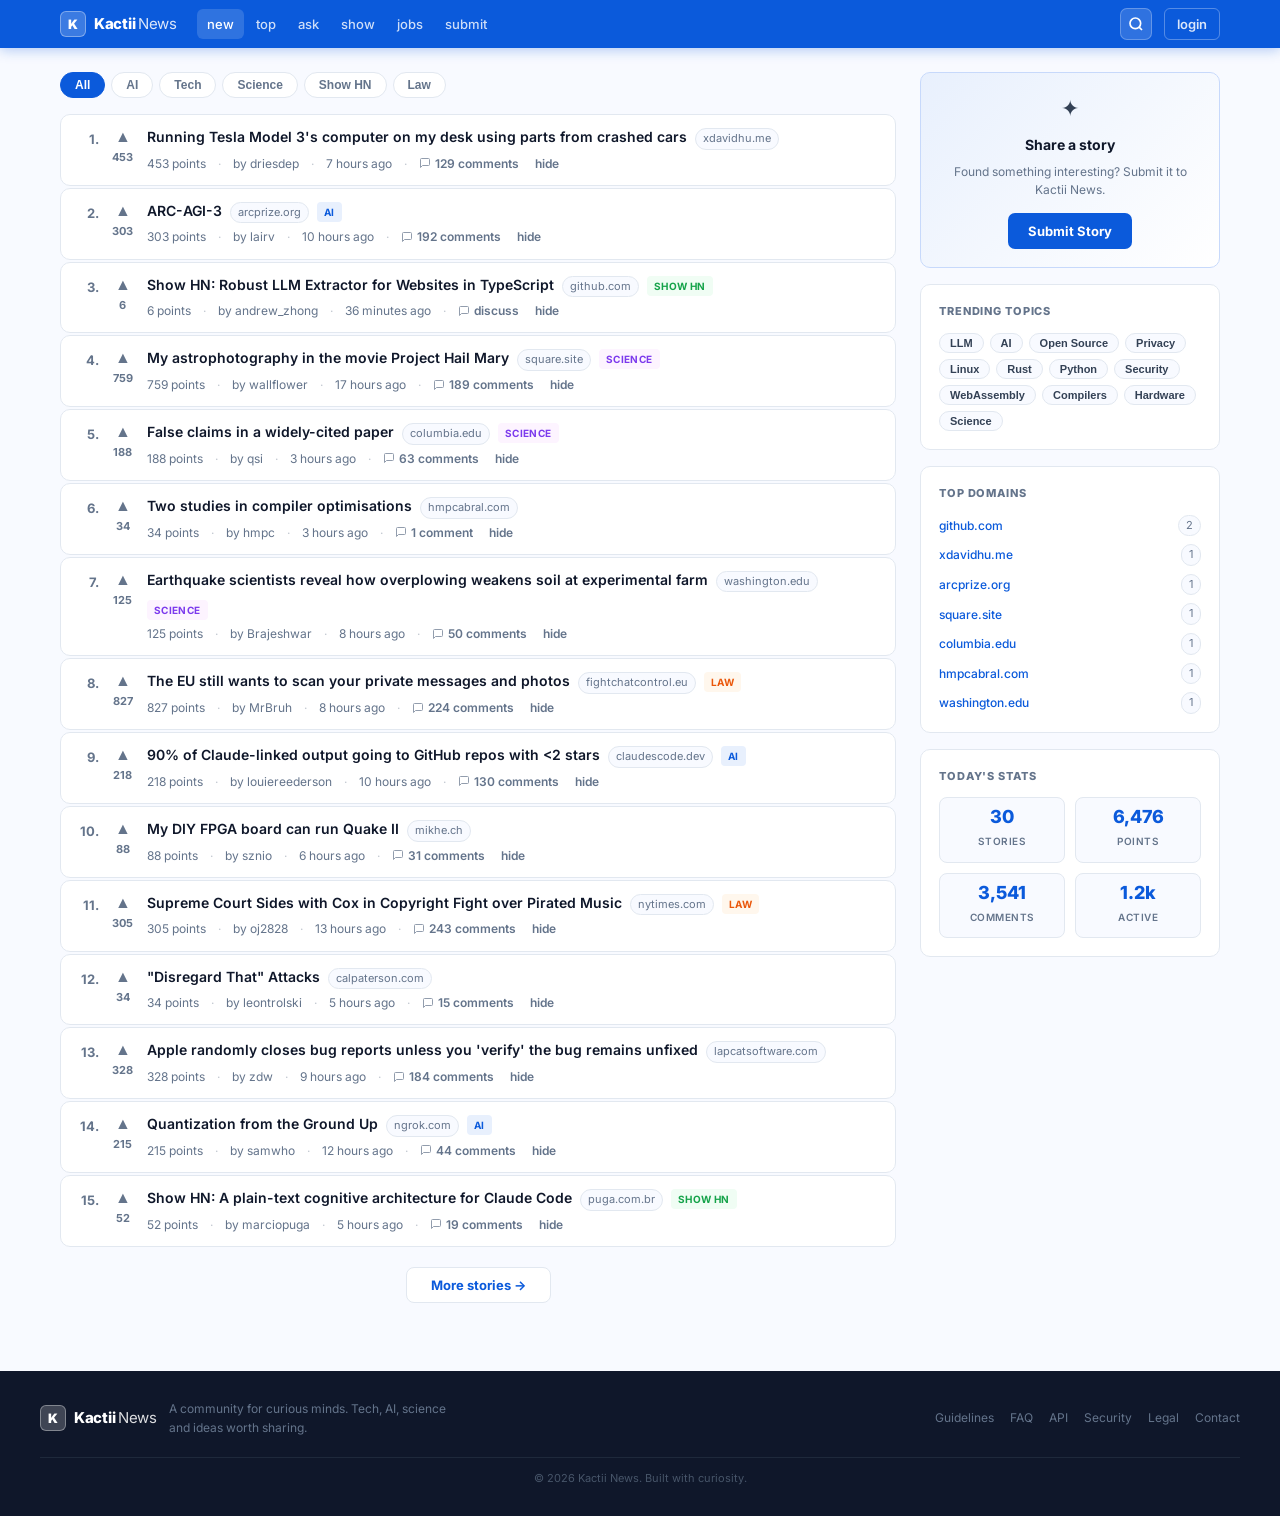
<file: assignment-6/index.html>
<!DOCTYPE html>
<html lang="en">
<head>
  <meta charset="UTF-8" />
  <meta name="viewport" content="width=device-width, initial-scale=1.0" />
  <title>Kactii News – Tech & AI Stories</title>
  <link rel="preconnect" href="https://fonts.googleapis.com" />
  <link href="https://fonts.googleapis.com/css2?family=Inter:wght@400;500;600;700;800&display=swap" rel="stylesheet" />
  <link rel="stylesheet" href="style.css" />
</head>
<body>

  <!-- ── NAVBAR ── -->
  <header class="site-header">
    <div class="header-inner">
      <div class="header-left">
        <a href="index.html" class="logo">
          <span class="logo-mark">K</span>
          <span class="logo-text">Kactii <span class="logo-news">News</span></span>
        </a>
        <nav class="header-nav">
          <a href="index.html" class="nav-link active">new</a>
          <a href="#" class="nav-link">top</a>
          <a href="#" class="nav-link">ask</a>
          <a href="#" class="nav-link">show</a>
          <a href="#" class="nav-link">jobs</a>
          <a href="#" class="nav-link">submit</a>
        </nav>
      </div>
      <div class="header-right">
        <button class="search-btn" id="searchToggle" aria-label="Search">
          <svg width="16" height="16" viewBox="0 0 24 24" fill="none" stroke="currentColor" stroke-width="2.5"><circle cx="11" cy="11" r="8"/><path d="m21 21-4.35-4.35"/></svg>
        </button>
        <a href="#" class="btn-login">login</a>
      </div>
    </div>
    <div class="search-bar" id="searchBar">
      <input type="text" id="searchInput" placeholder="Search stories, topics, domains…" autocomplete="off" />
      <button class="search-close" id="searchClose">✕</button>
    </div>
  </header>

  <!-- ── MAIN LAYOUT ── -->
  <div class="page-wrap">

    <!-- ── FEED ── -->
    <main class="feed" id="feed">

      <!-- Category filter bar -->
      <div class="filter-bar">
        <button class="filter-btn active" data-cat="all">All</button>
        <button class="filter-btn" data-cat="ai">AI</button>
        <button class="filter-btn" data-cat="tech">Tech</button>
        <button class="filter-btn" data-cat="science">Science</button>
        <button class="filter-btn" data-cat="show">Show HN</button>
        <button class="filter-btn" data-cat="law">Law</button>
      </div>

      <ol class="story-list" id="storyList"></ol>

      <div class="load-more-wrap">
        <button class="load-more" id="loadMore">More stories →</button>
      </div>

    </main>

    <!-- ── SIDEBAR ── -->
    <aside class="sidebar">

      <!-- Submit box -->
      <div class="sidebar-card submit-card">
        <div class="submit-icon">✦</div>
        <h3>Share a story</h3>
        <p>Found something interesting? Submit it to Kactii News.</p>
        <a href="#" class="btn-submit">Submit Story</a>
      </div>

      <!-- Trending tags -->
      <div class="sidebar-card">
        <h4 class="sidebar-title">Trending Topics</h4>
        <div class="tag-cloud" id="tagCloud"></div>
      </div>

      <!-- Top domains -->
      <div class="sidebar-card">
        <h4 class="sidebar-title">Top Domains</h4>
        <ul class="domain-list" id="domainList"></ul>
      </div>

      <!-- Stats -->
      <div class="sidebar-card stats-card">
        <h4 class="sidebar-title">Today's Stats</h4>
        <div class="stats-grid">
          <div class="stat-item"><span class="stat-num" id="statStories">30</span><span class="stat-label">Stories</span></div>
          <div class="stat-item"><span class="stat-num" id="statPoints">6,476</span><span class="stat-label">Points</span></div>
          <div class="stat-item"><span class="stat-num" id="statComments">3,541</span><span class="stat-label">Comments</span></div>
          <div class="stat-item"><span class="stat-num" id="statUsers">1.2k</span><span class="stat-label">Active</span></div>
        </div>
      </div>

    </aside>
  </div>

  <!-- ── FOOTER ── -->
  <footer class="site-footer">
    <div class="footer-inner">
      <div class="footer-brand">
        <a href="index.html" class="logo">
          <span class="logo-mark">K</span>
          <span class="logo-text">Kactii <span class="logo-news">News</span></span>
        </a>
        <p>A community for curious minds. Tech, AI, science and ideas worth sharing.</p>
      </div>
      <div class="footer-links">
        <a href="#">Guidelines</a>
        <a href="#">FAQ</a>
        <a href="#">API</a>
        <a href="#">Security</a>
        <a href="#">Legal</a>
        <a href="#">Contact</a>
      </div>
      <div class="footer-copy">© 2026 Kactii News. Built with curiosity.</div>
    </div>
  </footer>

  <script src="main.js"></script>
</body>
</html>
</file>
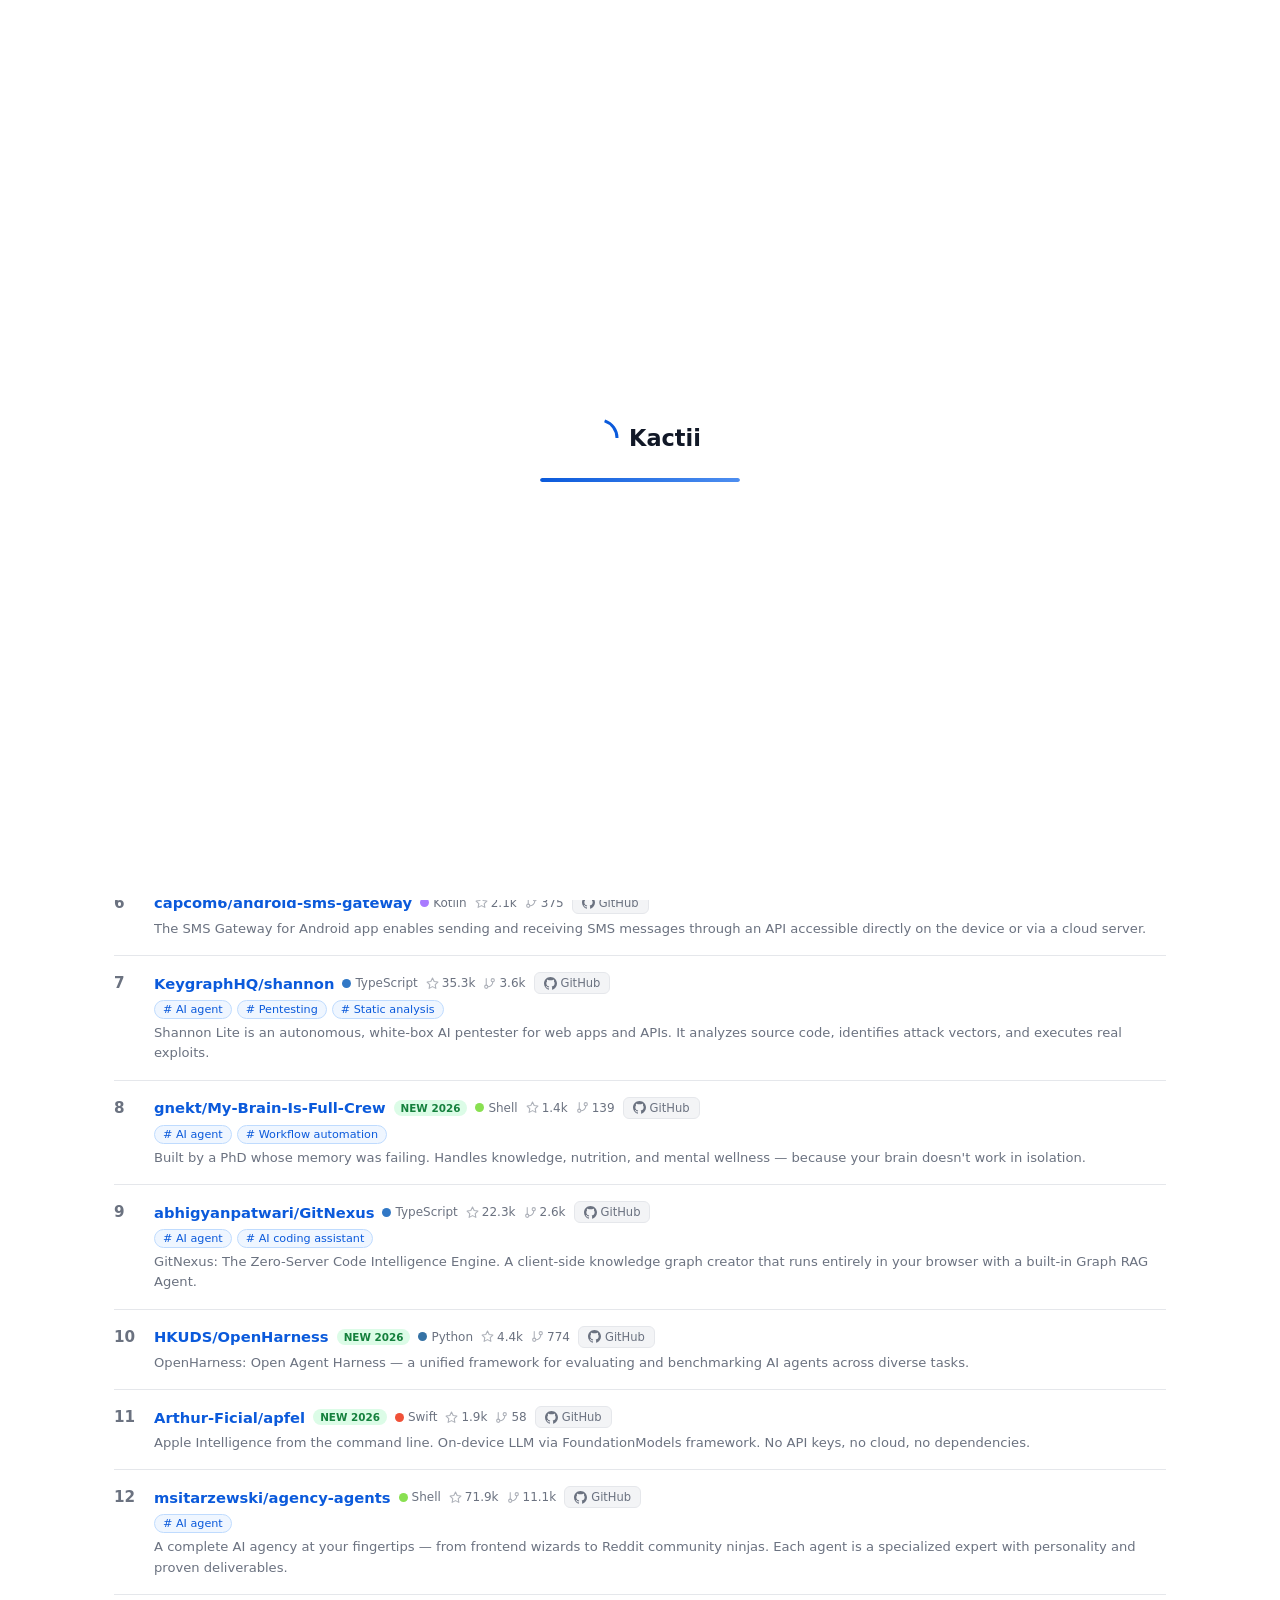
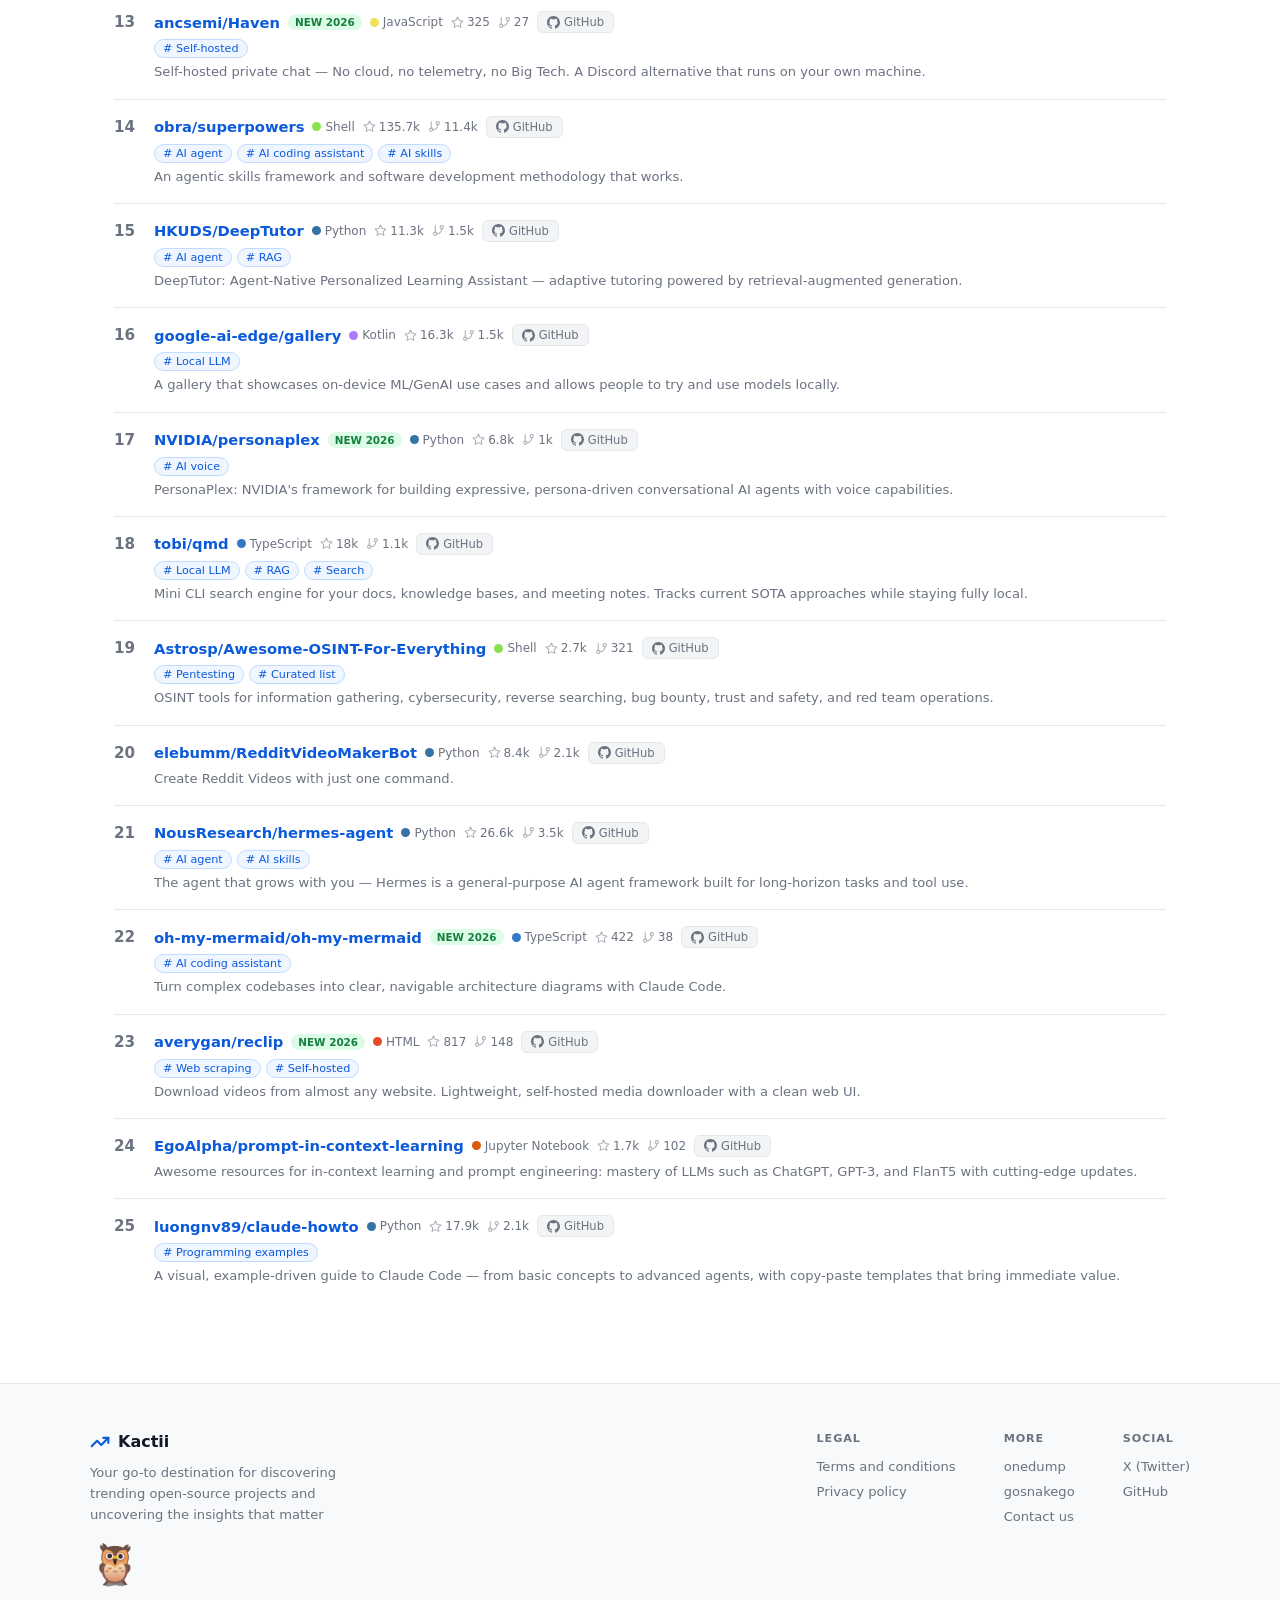
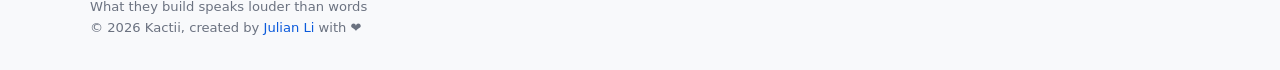
<file: assignment-8/index.html>
<!DOCTYPE html>
<html lang="en">
<head>
  <meta charset="UTF-8" />
  <meta name="viewport" content="width=device-width, initial-scale=1.0" />
  <title>Kactii - Explore open-source repositories</title>
  <link rel="stylesheet" href="style.css" />
</head>
<body>

  <!-- Loading Screen -->
  <div id="loader">
    <div class="loader-inner">
      <div class="loader-logo">
        <svg width="40" height="40" viewBox="0 0 40 40" fill="none">
          <circle cx="20" cy="20" r="18" stroke="#0B5ADB" stroke-width="3" stroke-dasharray="90" stroke-dashoffset="90" class="loader-circle"/>
        </svg>
        <span>Kactii</span>
      </div>
      <div class="loader-bar"><div class="loader-fill"></div></div>
    </div>
  </div>

  <!-- Navbar -->
  <nav class="navbar">
    <div class="nav-inner">
      <a href="#" class="nav-logo">
        <svg width="22" height="22" viewBox="0 0 24 24" fill="none" stroke="#0B5ADB" stroke-width="2.5" stroke-linecap="round" stroke-linejoin="round">
          <polyline points="22 7 13.5 15.5 8.5 10.5 2 17"/><polyline points="16 7 22 7 22 13"/>
        </svg>
        <span>Kactii</span>
      </a>
      <div class="nav-links">
        <a href="#">Repositories</a>
        <a href="#">Topics</a>
        <a href="#">Developers</a>
        <a href="#" class="nav-submit">Submit repo</a>
      </div>
    </div>
  </nav>

  <!-- Main -->
  <main class="main">

    <!-- Topics Section -->
    <section class="topics-section fade-in">
      <h2 class="section-title">Latest trending topics</h2>
      <p class="section-sub">Top recent trends, AI-categorized and curated by Kactii to highlight what matters</p>
      <div class="topics-grid">
        <a href="#" class="topic-tag"># AI agent</a>
        <a href="#" class="topic-tag"># AI coding assistant</a>
        <a href="#" class="topic-tag"># AI skills</a>
        <a href="#" class="topic-tag"># Self-hosted</a>
        <a href="#" class="topic-tag"># Curated list</a>
        <a href="#" class="topic-tag"># AI workflow</a>
        <a href="#" class="topic-tag"># Workflow automation</a>
        <a href="#" class="topic-tag"># Programming examples</a>
        <a href="#" class="topic-tag"># RAG</a>
        <a href="#" class="topic-tag"># Local LLM</a>
        <a href="#" class="topic-tag"># Web scraping</a>
        <a href="#" class="topic-tag"># AI infrastructure</a>
        <a href="#" class="topic-tag"># MCP</a>
        <a href="#" class="topic-tag"># Proxy</a>
        <a href="#" class="topic-tag"># Video editing</a>
        <a href="#" class="topic-tag see-all">See all →</a>
      </div>
    </section>

    <!-- Repos Section -->
    <section class="repos-section fade-in delay-1">
      <div class="repos-header">
        <div>
          <h2 class="section-title">Repositories with rising engagement</h2>
          <p class="section-sub">An alternative to GitHub Trending, using a consistent scoring algorithm informed by daily engagement metrics</p>
        </div>
        <div class="repos-filters">
          <span class="filter-date">2026-04-06</span>
          <select class="filter-select" id="langFilter">
            <option value="">All languages</option>
            <option value="TypeScript">TypeScript</option>
            <option value="Python">Python</option>
            <option value="Rust">Rust</option>
            <option value="Go">Go</option>
          </select>
        </div>
      </div>
      <div class="repo-list" id="repoList"></div>
    </section>

  </main>

  <!-- Footer -->
  <footer class="footer">
    <div class="footer-inner">
      <div class="footer-brand">
        <div class="footer-logo">
          <svg width="20" height="20" viewBox="0 0 24 24" fill="none" stroke="#0B5ADB" stroke-width="2.5" stroke-linecap="round" stroke-linejoin="round">
            <polyline points="22 7 13.5 15.5 8.5 10.5 2 17"/><polyline points="16 7 22 7 22 13"/>
          </svg>
          <span>Kactii</span>
        </div>
        <p>Your go-to destination for discovering trending open-source projects and uncovering the insights that matter</p>
        <div class="footer-owl">🦉</div>
        <p class="footer-copy">What they build speaks louder than words © 2026 Kactii, created by <a href="#">Julian Li</a> with ❤️</p>
      </div>
      <div class="footer-links">
        <div class="footer-col">
          <h4>LEGAL</h4>
          <a href="#">Terms and conditions</a>
          <a href="#">Privacy policy</a>
        </div>
        <div class="footer-col">
          <h4>MORE</h4>
          <a href="#">onedump</a>
          <a href="#">gosnakego</a>
          <a href="#">Contact us</a>
        </div>
        <div class="footer-col">
          <h4>SOCIAL</h4>
          <a href="#">X (Twitter)</a>
          <a href="#">GitHub</a>
        </div>
      </div>
    </div>
  </footer>

  <script src="main.js"></script>
</body>
</html>
</file>
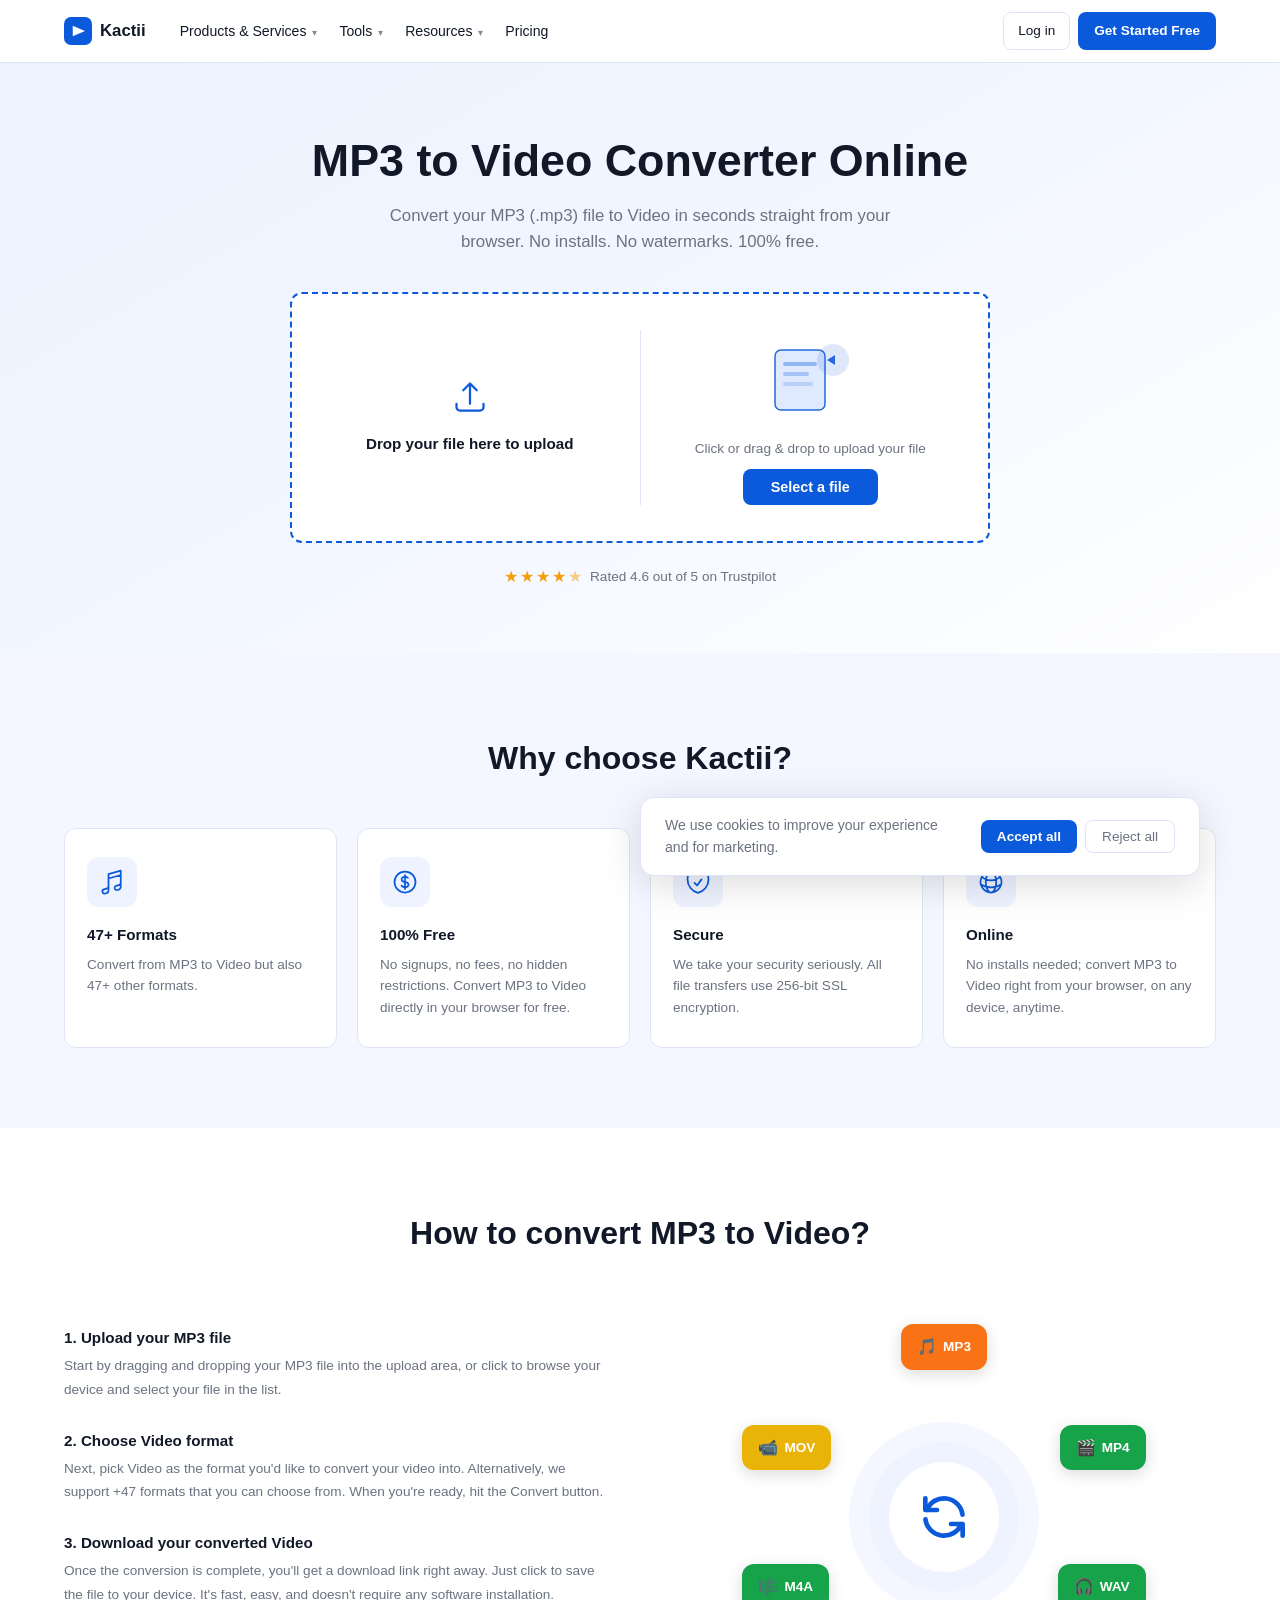
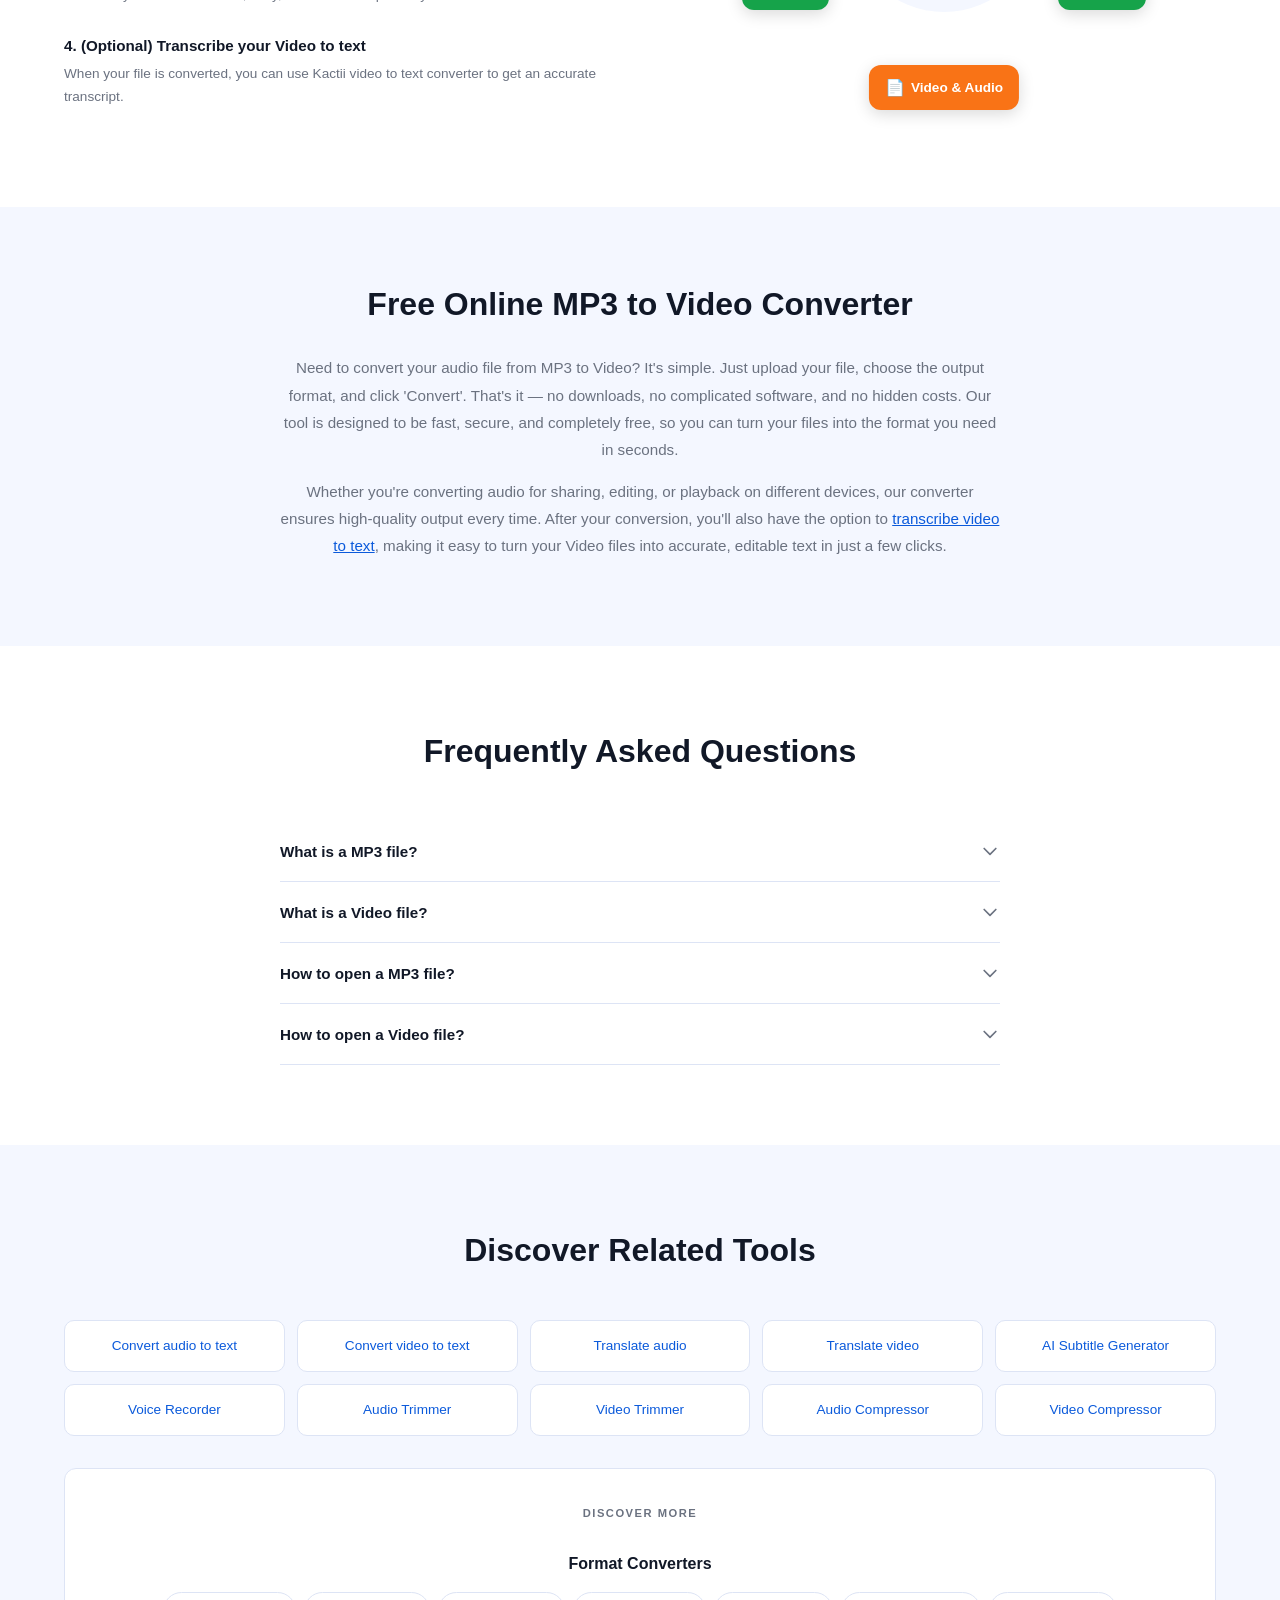
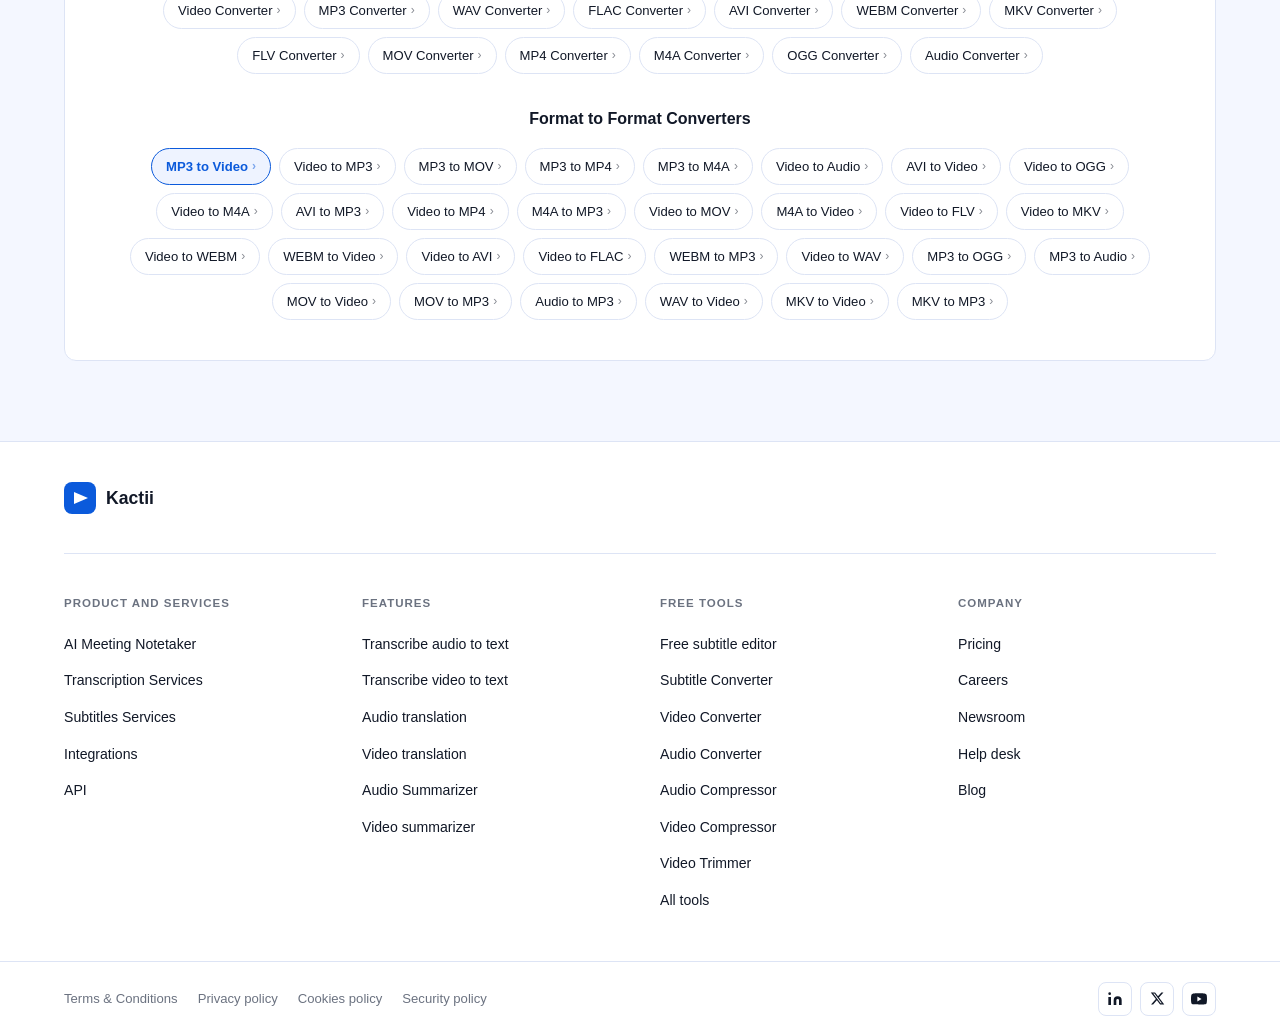
<file: assignment-9/index.html>
<!DOCTYPE html>
<html lang="en">
<head>
  <meta charset="UTF-8" />
  <meta name="viewport" content="width=device-width, initial-scale=1.0" />
  <title>MP3 to Video Converter Online - Free & No Watermark</title>
  <link rel="stylesheet" href="style.css" />
</head>
<body>

  <!-- NAVBAR -->
  <nav class="navbar">
    <div class="nav-inner">
      <a href="#" class="logo">
        <svg width="28" height="28" viewBox="0 0 32 32" fill="none" xmlns="http://www.w3.org/2000/svg">
          <rect width="32" height="32" rx="8" fill="#0B5ADB"/>
          <path d="M10 22V10l14 6-14 6z" fill="#fff"/>
        </svg>
        <span>Kactii</span>
      </a>
      <ul class="nav-links">
        <li><a href="#">Products &amp; Services <span class="chevron">▾</span></a></li>
        <li><a href="#">Tools <span class="chevron">▾</span></a></li>
        <li><a href="#">Resources <span class="chevron">▾</span></a></li>
        <li><a href="#">Pricing</a></li>
      </ul>
      <div class="nav-actions">
        <a href="#" class="btn-nav-ghost">Log in</a>
        <a href="#" class="btn-nav-primary">Get Started Free</a>
      </div>
      <button class="hamburger" id="hamburger" aria-label="Menu">
        <span></span><span></span><span></span>
      </button>
    </div>
    <!-- Mobile drawer -->
    <div class="nav-drawer" id="navDrawer">
      <a href="#">Products &amp; Services</a>
      <a href="#">Tools</a>
      <a href="#">Resources</a>
      <a href="#">Pricing</a>
      <div class="drawer-divider"></div>
      <div class="drawer-actions">
        <a href="#" class="btn-nav-ghost">Log in</a>
        <a href="#" class="btn-nav-primary">Get Started Free</a>
      </div>
    </div>
  </nav>

  <!-- HERO -->
  <section class="hero">
    <div class="container">
      <div class="hero-content">
        <div class="hero-left">
          <h1>MP3 to Video Converter Online</h1>
          <p class="subtitle">Convert your MP3 (.mp3) file to Video in seconds straight from your browser. No installs. No watermarks. 100% free.</p>

          <!-- UPLOAD BOX -->
          <div class="upload-box" id="uploadBox">
            <input type="file" id="fileInput" accept=".mp3,audio/mpeg" hidden />
            <div class="upload-left">
              <div class="upload-icon-wrap">
                <svg xmlns="http://www.w3.org/2000/svg" width="36" height="36" fill="none" viewBox="0 0 24 24" stroke="currentColor" stroke-width="1.5">
                  <path stroke-linecap="round" stroke-linejoin="round" d="M3 16.5v2.25A2.25 2.25 0 005.25 21h13.5A2.25 2.25 0 0021 18.75V16.5m-13.5-9L12 3m0 0l4.5 4.5M12 3v13.5" />
                </svg>
              </div>
              <p class="upload-main">Drop your file here to upload</p>
            </div>
            <div class="upload-right">
              <div class="upload-illustration">
                <svg width="90" height="90" viewBox="0 0 90 90" fill="none" xmlns="http://www.w3.org/2000/svg">
                  <rect x="10" y="20" width="50" height="60" rx="6" fill="#dce8ff" stroke="#0B5ADB" stroke-width="1.5"/>
                  <rect x="18" y="32" width="34" height="4" rx="2" fill="#0B5ADB" opacity=".4"/>
                  <rect x="18" y="42" width="26" height="4" rx="2" fill="#0B5ADB" opacity=".3"/>
                  <rect x="18" y="52" width="30" height="4" rx="2" fill="#0B5ADB" opacity=".2"/>
                  <circle cx="68" cy="30" r="16" fill="#0B5ADB" opacity=".15"/>
                  <path d="M62 30l8-5v10l-8-5z" fill="#0B5ADB"/>
                </svg>
              </div>
              <p class="upload-sub">Click or drag &amp; drop to upload your file</p>
              <button class="btn-select" id="browseBtn">Select a file</button>
            </div>
          </div>

          <!-- FILE SELECTED STATE -->
          <div class="file-info" id="fileInfo" hidden>
            <div class="file-row">
              <svg xmlns="http://www.w3.org/2000/svg" width="22" height="22" fill="none" viewBox="0 0 24 24" stroke="currentColor" stroke-width="1.5">
                <path stroke-linecap="round" stroke-linejoin="round" d="M9 19V6l12-3v13M9 19c0 1.105-1.343 2-3 2s-3-.895-3-2 1.343-2 3-2 3 .895 3 2zm12-3c0 1.105-1.343 2-3 2s-3-.895-3-2 1.343-2 3-2 3 .895 3 2zM9 10l12-3" />
              </svg>
              <span id="fileName">file.mp3</span>
              <button class="remove-btn" id="removeBtn" aria-label="Remove file">✕</button>
            </div>
            <div class="format-row">
              <label for="formatSelect">Convert to:</label>
              <select id="formatSelect">
                <option value="mp4">MP4</option>
                <option value="avi">AVI</option>
                <option value="mkv">MKV</option>
                <option value="mov">MOV</option>
                <option value="webm">WEBM</option>
                <option value="flv">FLV</option>
              </select>
            </div>
            <button class="btn-primary" id="convertBtn">Convert</button>
          </div>

          <!-- PROGRESS STATE -->
          <div class="progress-wrap" id="progressWrap" hidden>
            <p id="progressLabel">Converting...</p>
            <div class="progress-bar"><div class="progress-fill" id="progressFill"></div></div>
          </div>

          <!-- DONE STATE -->
          <div class="done-wrap" id="doneWrap" hidden>
            <svg class="check-icon" xmlns="http://www.w3.org/2000/svg" viewBox="0 0 24 24" fill="currentColor">
              <path fill-rule="evenodd" d="M2.25 12c0-5.385 4.365-9.75 9.75-9.75s9.75 4.365 9.75 9.75-4.365 9.75-9.75 9.75S2.25 17.385 2.25 12zm13.36-1.814a.75.75 0 10-1.22-.872l-3.236 4.53L9.53 12.22a.75.75 0 00-1.06 1.06l2.25 2.25a.75.75 0 001.14-.094l3.75-5.25z" clip-rule="evenodd" />
            </svg>
            <p class="done-title">Conversion complete!</p>
            <a class="btn-primary" id="downloadBtn" href="#" download>Download Video</a>
            <button class="btn-ghost" id="convertAnotherBtn">Convert another file</button>
          </div>

          <!-- TRUSTPILOT -->
          <div class="trust">
            <div class="trust-stars">
              <span class="star filled">★</span><span class="star filled">★</span><span class="star filled">★</span><span class="star filled">★</span><span class="star half">★</span>
            </div>
            <span>Rated 4.6 out of 5 on Trustpilot</span>
          </div>
        </div>
      </div>
    </div>
  </section>

  <!-- WHY SECTION -->
  <section class="why">
    <div class="container">
      <h2 class="reveal">Why choose Kactii?</h2>
      <div class="features-grid">
        <div class="feature-card reveal reveal-delay-1">
          <div class="feature-icon-wrap">
            <svg width="28" height="28" fill="none" viewBox="0 0 24 24" stroke="#0B5ADB" stroke-width="1.5"><path stroke-linecap="round" stroke-linejoin="round" d="M9 9l10.5-3m0 6.553v3.75a2.25 2.25 0 01-1.632 2.163l-1.32.377a1.803 1.803 0 11-.99-3.467l2.31-.66a2.25 2.25 0 001.632-2.163zm0 0V2.25L9 5.25v10.303m0 0v3.75a2.25 2.25 0 01-1.632 2.163l-1.32.377a1.803 1.803 0 01-.99-3.467l2.31-.66A2.25 2.25 0 009 15.553z"/></svg>
          </div>
          <h3>47+ Formats</h3>
          <p>Convert from MP3 to Video but also 47+ other formats.</p>
        </div>
        <div class="feature-card reveal reveal-delay-2">
          <div class="feature-icon-wrap">
            <svg width="28" height="28" fill="none" viewBox="0 0 24 24" stroke="#0B5ADB" stroke-width="1.5"><path stroke-linecap="round" stroke-linejoin="round" d="M12 6v12m-3-2.818l.879.659c1.171.879 3.07.879 4.242 0 1.172-.879 1.172-2.303 0-3.182C13.536 12.219 12.768 12 12 12c-.725 0-1.45-.22-2.003-.659-1.106-.879-1.106-2.303 0-3.182s2.9-.879 4.006 0l.415.33M21 12a9 9 0 11-18 0 9 9 0 0118 0z"/></svg>
          </div>
          <h3>100% Free</h3>
          <p>No signups, no fees, no hidden restrictions. Convert MP3 to Video directly in your browser for free.</p>
        </div>
        <div class="feature-card reveal reveal-delay-3">
          <div class="feature-icon-wrap">
            <svg width="28" height="28" fill="none" viewBox="0 0 24 24" stroke="#0B5ADB" stroke-width="1.5"><path stroke-linecap="round" stroke-linejoin="round" d="M9 12.75L11.25 15 15 9.75m-3-7.036A11.959 11.959 0 013.598 6 11.99 11.99 0 003 9.749c0 5.592 3.824 10.29 9 11.623 5.176-1.332 9-6.03 9-11.622 0-1.31-.21-2.571-.598-3.751h-.152c-3.196 0-6.1-1.248-8.25-3.285z"/></svg>
          </div>
          <h3>Secure</h3>
          <p>We take your security seriously. All file transfers use 256-bit SSL encryption.</p>
        </div>
        <div class="feature-card reveal reveal-delay-4">
          <div class="feature-icon-wrap">
            <svg width="28" height="28" fill="none" viewBox="0 0 24 24" stroke="#0B5ADB" stroke-width="1.5"><path stroke-linecap="round" stroke-linejoin="round" d="M12 21a9.004 9.004 0 008.716-6.747M12 21a9.004 9.004 0 01-8.716-6.747M12 21c2.485 0 4.5-4.03 4.5-9S14.485 3 12 3m0 18c-2.485 0-4.5-4.03-4.5-9S9.515 3 12 3m0 0a8.997 8.997 0 017.843 4.582M12 3a8.997 8.997 0 00-7.843 4.582m15.686 0A11.953 11.953 0 0112 10.5c-2.998 0-5.74-1.1-7.843-2.918m15.686 0A8.959 8.959 0 0121 12c0 .778-.099 1.533-.284 2.253m0 0A17.919 17.919 0 0112 16.5c-3.162 0-6.133-.815-8.716-2.247m0 0A9.015 9.015 0 013 12c0-1.605.42-3.113 1.157-4.418"/></svg>
          </div>
          <h3>Online</h3>
          <p>No installs needed; convert MP3 to Video right from your browser, on any device, anytime.</p>
        </div>
      </div>
    </div>
  </section>

  <!-- HOW TO SECTION -->
  <section class="howto">
    <div class="container">
      <h2 class="reveal">How to convert MP3 to Video?</h2>
      <div class="howto-inner">
        <div class="howto-text reveal">
          <div class="steps">
          <div class="step">
            <div>
              <h3>1. Upload your MP3 file</h3>
              <p>Start by dragging and dropping your MP3 file into the upload area, or click to browse your device and select your file in the list.</p>
            </div>
          </div>
          <div class="step">
            <div>
              <h3>2. Choose Video format</h3>
              <p>Next, pick Video as the format you'd like to convert your video into. Alternatively, we support +47 formats that you can choose from. When you're ready, hit the Convert button.</p>
            </div>
          </div>
          <div class="step">
            <div>
              <h3>3. Download your converted Video</h3>
              <p>Once the conversion is complete, you'll get a download link right away. Just click to save the file to your device. It's fast, easy, and doesn't require any software installation.</p>
            </div>
          </div>
          <div class="step">
            <div>
              <h3>4. (Optional) Transcribe your Video to text</h3>
              <p>When your file is converted, you can use Kactii video to text converter to get an accurate transcript.</p>
            </div>
          </div>
        </div>
      </div>
      <div class="howto-image reveal reveal-delay-2">
        <div class="converter-diagram">
          <div class="diagram-center">
            <svg width="56" height="56" viewBox="0 0 24 24" fill="none" xmlns="http://www.w3.org/2000/svg">
              <path d="M4 4v5h.582m15.356 2A8.001 8.001 0 004.582 9m0 0H9m11 11v-5h-.581m0 0a8.003 8.003 0 01-15.357-2m15.357 2H15" stroke="#0B5ADB" stroke-width="2" stroke-linecap="round" stroke-linejoin="round"/>
            </svg>
          </div>
          <div class="fmt-badge fmt-mp3">
            <span class="fmt-icon">🎵</span> MP3
          </div>
          <div class="fmt-badge fmt-mp4">
            <span class="fmt-icon">🎬</span> MP4
          </div>
          <div class="fmt-badge fmt-mov">
            <span class="fmt-icon">📹</span> MOV
          </div>
          <div class="fmt-badge fmt-wav">
            <span class="fmt-icon">🎧</span> WAV
          </div>
          <div class="fmt-badge fmt-m4a">
            <span class="fmt-icon">🎼</span> M4A
          </div>
          <div class="fmt-badge fmt-vid">
            <span class="fmt-icon">📄</span> Video &amp; Audio
          </div>
        </div>
      </div>
      </div><!-- end howto-inner -->
    </div><!-- end container -->
  </section>

  <!-- PROSE SECTION -->
  <section class="prose-section">
    <div class="container reveal">
      <h2>Free Online MP3 to Video Converter</h2>
      <p>Need to convert your audio file from MP3 to Video? It's simple. Just upload your file, choose the output format, and click 'Convert'. That's it — no downloads, no complicated software, and no hidden costs. Our tool is designed to be fast, secure, and completely free, so you can turn your files into the format you need in seconds.</p>
      <p>Whether you're converting audio for sharing, editing, or playback on different devices, our converter ensures high-quality output every time. After your conversion, you'll also have the option to <a href="#">transcribe video to text</a>, making it easy to turn your Video files into accurate, editable text in just a few clicks.</p>
    </div>
  </section>

  <!-- FAQ SECTION -->
  <section class="faq">
    <div class="container">
      <h2 class="reveal">Frequently Asked Questions</h2>
      <div class="faq-list">
        <div class="faq-item">
          <button class="faq-q" aria-expanded="false">
            <span>What is a MP3 file?</span>
            <svg class="faq-arrow" width="20" height="20" fill="none" viewBox="0 0 24 24" stroke="currentColor" stroke-width="2"><path stroke-linecap="round" stroke-linejoin="round" d="M19 9l-7 7-7-7"/></svg>
          </button>
          <div class="faq-a">
            <p>MP3 is the ubiquitous lossy audio format that shrank the music industry onto the early Internet. Employing perceptual coding, it removes frequencies masked by louder sounds, producing acceptable fidelity at 128–320 kbps. The Fraunhofer team finalised MPEG-1 Layer III in 1994, but it wasn't until Winamp (1997) and Napster (1999) that MP3 exploded. Patent pools expired between 2012–2017, freeing open-source encoders like LAME. Streaming giants now favour AAC or Opus, yet MP3 remains the safest choice for maximum backward compatibility.</p>
          </div>
        </div>
        <div class="faq-item">
          <button class="faq-q" aria-expanded="false">
            <span>What is a Video file?</span>
            <svg class="faq-arrow" width="20" height="20" fill="none" viewBox="0 0 24 24" stroke="currentColor" stroke-width="2"><path stroke-linecap="round" stroke-linejoin="round" d="M19 9l-7 7-7-7"/></svg>
          </button>
          <div class="faq-a">
            <p>A video file is a digital container that stores moving images, often paired with audio and metadata such as subtitles, chapters, and cover art. Common extensions include .mp4, .avi, .mkv, and .mov. Inside the container, you'll typically find compressed streams encoded with codecs like H.264, H.265/HEVC, or VP9 for video, and AAC or MP3 for audio. Video files balance size and quality through compression, making them practical for streaming, archiving, and editing.</p>
          </div>
        </div>
        <div class="faq-item">
          <button class="faq-q" aria-expanded="false">
            <span>How to open a MP3 file?</span>
            <svg class="faq-arrow" width="20" height="20" fill="none" viewBox="0 0 24 24" stroke="currentColor" stroke-width="2"><path stroke-linecap="round" stroke-linejoin="round" d="M19 9l-7 7-7-7"/></svg>
          </button>
          <div class="faq-a">
            <p>Every operating system, car stereo, game console, and smart speaker plays MP3. For editing, Audacity or Pro Tools convert to 32-bit float internally. To reduce size for podcasts, re-encode to mono 96 kbps using LAME's variable bit-rate presets.</p>
          </div>
        </div>
        <div class="faq-item">
          <button class="faq-q" aria-expanded="false">
            <span>How to open a Video file?</span>
            <svg class="faq-arrow" width="20" height="20" fill="none" viewBox="0 0 24 24" stroke="currentColor" stroke-width="2"><path stroke-linecap="round" stroke-linejoin="round" d="M19 9l-7 7-7-7"/></svg>
          </button>
          <div class="faq-a">
            <p>Most video files can be opened with VLC Media Player, which supports virtually all formats. On Windows, the built-in Movies & TV app handles common formats like MP4 and AVI. On macOS, QuickTime Player works well for most containers. For editing, tools like DaVinci Resolve or Adobe Premiere support all major video formats.</p>
          </div>
        </div>
      </div>
    </div>
  </section>

  <!-- RELATED TOOLS -->
  <section class="related">
    <div class="container">
      <h2 class="reveal">Discover Related Tools</h2>
      <div class="related-grid">
        <a href="#" class="related-card">Convert audio to text</a>
        <a href="#" class="related-card">Convert video to text</a>
        <a href="#" class="related-card">Translate audio</a>
        <a href="#" class="related-card">Translate video</a>
        <a href="#" class="related-card">AI Subtitle Generator</a>
        <a href="#" class="related-card">Voice Recorder</a>
        <a href="#" class="related-card">Audio Trimmer</a>
        <a href="#" class="related-card">Video Trimmer</a>
        <a href="#" class="related-card">Audio Compressor</a>
        <a href="#" class="related-card">Video Compressor</a>
      </div>

      <div class="discover-more reveal">
        <p class="discover-label">DISCOVER MORE</p>

        <div class="discover-group">
          <h3 class="discover-heading">Format Converters</h3>
          <div class="pill-grid">
            <a href="#" class="pill">Video Converter <span class="pill-arrow">›</span></a>
            <a href="#" class="pill">MP3 Converter <span class="pill-arrow">›</span></a>
            <a href="#" class="pill">WAV Converter <span class="pill-arrow">›</span></a>
            <a href="#" class="pill">FLAC Converter <span class="pill-arrow">›</span></a>
            <a href="#" class="pill">AVI Converter <span class="pill-arrow">›</span></a>
            <a href="#" class="pill">WEBM Converter <span class="pill-arrow">›</span></a>
            <a href="#" class="pill">MKV Converter <span class="pill-arrow">›</span></a>
            <a href="#" class="pill">FLV Converter <span class="pill-arrow">›</span></a>
            <a href="#" class="pill">MOV Converter <span class="pill-arrow">›</span></a>
            <a href="#" class="pill">MP4 Converter <span class="pill-arrow">›</span></a>
            <a href="#" class="pill">M4A Converter <span class="pill-arrow">›</span></a>
            <a href="#" class="pill">OGG Converter <span class="pill-arrow">›</span></a>
            <a href="#" class="pill">Audio Converter <span class="pill-arrow">›</span></a>
          </div>
        </div>

        <div class="discover-group">
          <h3 class="discover-heading">Format to Format Converters</h3>
          <div class="pill-grid">
            <a href="#" class="pill pill-active">MP3 to Video <span class="pill-arrow">›</span></a>
            <a href="#" class="pill">Video to MP3 <span class="pill-arrow">›</span></a>
            <a href="#" class="pill">MP3 to MOV <span class="pill-arrow">›</span></a>
            <a href="#" class="pill">MP3 to MP4 <span class="pill-arrow">›</span></a>
            <a href="#" class="pill">MP3 to M4A <span class="pill-arrow">›</span></a>
            <a href="#" class="pill">Video to Audio <span class="pill-arrow">›</span></a>
            <a href="#" class="pill">AVI to Video <span class="pill-arrow">›</span></a>
            <a href="#" class="pill">Video to OGG <span class="pill-arrow">›</span></a>
            <a href="#" class="pill">Video to M4A <span class="pill-arrow">›</span></a>
            <a href="#" class="pill">AVI to MP3 <span class="pill-arrow">›</span></a>
            <a href="#" class="pill">Video to MP4 <span class="pill-arrow">›</span></a>
            <a href="#" class="pill">M4A to MP3 <span class="pill-arrow">›</span></a>
            <a href="#" class="pill">Video to MOV <span class="pill-arrow">›</span></a>
            <a href="#" class="pill">M4A to Video <span class="pill-arrow">›</span></a>
            <a href="#" class="pill">Video to FLV <span class="pill-arrow">›</span></a>
            <a href="#" class="pill">Video to MKV <span class="pill-arrow">›</span></a>
            <a href="#" class="pill">Video to WEBM <span class="pill-arrow">›</span></a>
            <a href="#" class="pill">WEBM to Video <span class="pill-arrow">›</span></a>
            <a href="#" class="pill">Video to AVI <span class="pill-arrow">›</span></a>
            <a href="#" class="pill">Video to FLAC <span class="pill-arrow">›</span></a>
            <a href="#" class="pill">WEBM to MP3 <span class="pill-arrow">›</span></a>
            <a href="#" class="pill">Video to WAV <span class="pill-arrow">›</span></a>
            <a href="#" class="pill">MP3 to OGG <span class="pill-arrow">›</span></a>
            <a href="#" class="pill">MP3 to Audio <span class="pill-arrow">›</span></a>
            <a href="#" class="pill">MOV to Video <span class="pill-arrow">›</span></a>
            <a href="#" class="pill">MOV to MP3 <span class="pill-arrow">›</span></a>
            <a href="#" class="pill">Audio to MP3 <span class="pill-arrow">›</span></a>
            <a href="#" class="pill">WAV to Video <span class="pill-arrow">›</span></a>
            <a href="#" class="pill">MKV to Video <span class="pill-arrow">›</span></a>
            <a href="#" class="pill">MKV to MP3 <span class="pill-arrow">›</span></a>
          </div>
        </div>
      </div>
    </div>
  </section>

  <!-- FOOTER -->
  <footer class="site-footer">
    <div class="container">
      <div class="footer-top">
        <a href="#" class="footer-logo">
          <svg width="32" height="32" viewBox="0 0 32 32" fill="none" xmlns="http://www.w3.org/2000/svg">
            <rect width="32" height="32" rx="8" fill="#0B5ADB"/>
            <path d="M10 22V10l14 6-14 6z" fill="#fff"/>
          </svg>
          <span>Kactii</span>
        </a>
      </div>
      <div class="footer-inner">
      <div class="footer-col">
        <h5>Product and Services</h5>
        <ul>
          <li><a href="#">AI Meeting Notetaker</a></li>
          <li><a href="#">Transcription Services</a></li>
          <li><a href="#">Subtitles Services</a></li>
          <li><a href="#">Integrations</a></li>
          <li><a href="#">API</a></li>
        </ul>
      </div>
      <div class="footer-col">
        <h5>Features</h5>
        <ul>
          <li><a href="#">Transcribe audio to text</a></li>
          <li><a href="#">Transcribe video to text</a></li>
          <li><a href="#">Audio translation</a></li>
          <li><a href="#">Video translation</a></li>
          <li><a href="#">Audio Summarizer</a></li>
          <li><a href="#">Video summarizer</a></li>
        </ul>
      </div>
      <div class="footer-col">
        <h5>Free Tools</h5>
        <ul>
          <li><a href="#">Free subtitle editor</a></li>
          <li><a href="#">Subtitle Converter</a></li>
          <li><a href="#">Video Converter</a></li>
          <li><a href="#">Audio Converter</a></li>
          <li><a href="#">Audio Compressor</a></li>
          <li><a href="#">Video Compressor</a></li>
          <li><a href="#">Video Trimmer</a></li>
          <li><a href="#">All tools</a></li>
        </ul>
      </div>
      <div class="footer-col">
        <h5>Company</h5>
        <ul>
          <li><a href="#">Pricing</a></li>
          <li><a href="#">Careers</a></li>
          <li><a href="#">Newsroom</a></li>
          <li><a href="#">Help desk</a></li>
          <li><a href="#">Blog</a></li>
        </ul>
      </div>
      </div><!-- end footer-inner -->
    </div><!-- end container -->
    <div class="footer-bottom">
      <div class="container footer-bottom-inner">
        <div class="footer-legal">
          <a href="#">Terms &amp; Conditions</a>
          <a href="#">Privacy policy</a>
          <a href="#">Cookies policy</a>
          <a href="#">Security policy</a>
        </div>
        <div class="footer-social">
          <a href="#" aria-label="LinkedIn">
            <svg width="16" height="16" fill="currentColor" viewBox="0 0 24 24"><path d="M16 8a6 6 0 016 6v7h-4v-7a2 2 0 00-2-2 2 2 0 00-2 2v7h-4v-7a6 6 0 016-6zM2 9h4v12H2z"/><circle cx="4" cy="4" r="2"/></svg>
          </a>
          <a href="#" aria-label="X / Twitter">
            <svg width="15" height="15" fill="currentColor" viewBox="0 0 24 24"><path d="M18.244 2.25h3.308l-7.227 8.26 8.502 11.24H16.17l-5.214-6.817L4.99 21.75H1.68l7.73-8.835L1.254 2.25H8.08l4.713 6.231zm-1.161 17.52h1.833L7.084 4.126H5.117z"/></svg>
          </a>
          <a href="#" aria-label="YouTube">
            <svg width="16" height="16" fill="currentColor" viewBox="0 0 24 24"><path d="M23.498 6.186a3.016 3.016 0 00-2.122-2.136C19.505 3.545 12 3.545 12 3.545s-7.505 0-9.377.505A3.017 3.017 0 00.502 6.186C0 8.07 0 12 0 12s0 3.93.502 5.814a3.016 3.016 0 002.122 2.136c1.871.505 9.376.505 9.376.505s7.505 0 9.377-.505a3.015 3.015 0 002.122-2.136C24 15.93 24 12 24 12s0-3.93-.502-5.814zM9.545 15.568V8.432L15.818 12l-6.273 3.568z"/></svg>
          </a>
        </div>
      </div>
    </div>
  </footer>

  <!-- COOKIE BANNER -->
  <div class="cookie-banner" id="cookieBanner">
    <p>We use cookies to improve your experience and for marketing.</p>
    <div class="cookie-actions">
      <button class="btn-cookie-accept" id="cookieAccept">Accept all</button>
      <button class="btn-cookie-reject" id="cookieReject">Reject all</button>
    </div>
  </div>

  <script src="main.js"></script>
</body>
</html>
</file>
<file: style.css>
:root {
  --bg: #080c10;
  --bg2: #0d1218;
  --bg3: #111820;
  --border: rgba(255,255,255,0.07);
  --text: #e8edf2;
  --muted: #6b7a8d;
  --accent: #3df5b8;
  --accent2: #5b8ef5;
  --accent3: #f5a33d;
  --code-bg: #0a0e14;
}

* { margin: 0; padding: 0; box-sizing: border-box; }
html { scroll-behavior: smooth; }

body {
  background: var(--bg);
  color: var(--text);
  font-family: 'Syne', sans-serif;
  overflow-x: hidden;
  line-height: 1.6;
}

/* NOISE OVERLAY */
body::before {
  content: '';
  position: fixed;
  inset: 0;
  background-image: url("data:image/svg+xml,%3Csvg viewBox='0 0 256 256' xmlns='http://www.w3.org/2000/svg'%3E%3Cfilter id='noise'%3E%3CfeTurbulence type='fractalNoise' baseFrequency='0.9' numOctaves='4' stitchTiles='stitch'/%3E%3C/filter%3E%3Crect width='100%25' height='100%25' filter='url(%23noise)' opacity='0.03'/%3E%3C/svg%3E");
  pointer-events: none;
  z-index: 9999;
  opacity: 0.4;
}

/* ── NAVBAR ── */
nav {
  position: fixed;
  top: 0; left: 0; right: 0;
  z-index: 100;
  padding: 0 5%;
  height: 64px;
  display: flex;
  align-items: center;
  justify-content: space-between;
  background: rgba(8,12,16,0.85);
  backdrop-filter: blur(16px);
  border-bottom: 1px solid var(--border);
  transition: border-color 0.3s;
}

.nav-logo {
  font-family: 'Instrument Serif', serif;
  font-size: 1.4rem;
  letter-spacing: -0.02em;
  color: var(--text);
  text-decoration: none;
  display: flex;
  align-items: center;
  gap: 8px;
}

.nav-logo .logo-mark {
  width: 28px; height: 28px;
  background: linear-gradient(135deg, var(--accent), var(--accent2));
  border-radius: 6px;
  display: flex;
  align-items: center;
  justify-content: center;
  font-size: 0.8rem;
  font-weight: 700;
  font-family: 'DM Mono', monospace;
  color: #080c10;
}

.nav-links {
  display: flex;
  align-items: center;
  gap: 32px;
  list-style: none;
}

.nav-links a {
  color: var(--muted);
  text-decoration: none;
  font-size: 0.85rem;
  font-weight: 600;
  letter-spacing: 0.04em;
  text-transform: uppercase;
  transition: color 0.2s;
}

.nav-links a:hover { color: var(--text); }

.nav-cta {
  background: var(--accent);
  color: #080c10 !important;
  padding: 8px 20px;
  border-radius: 6px;
  font-weight: 700 !important;
  transition: opacity 0.2s !important;
}

.nav-cta:hover { opacity: 0.85; }

/* ── HERO ── */
.hero {
  min-height: 100vh;
  display: flex;
  flex-direction: column;
  align-items: center;
  justify-content: center;
  text-align: center;
  padding: 120px 5% 80px;
  position: relative;
  overflow: hidden;
}

.hero-glow {
  position: absolute;
  top: 20%;
  left: 50%;
  transform: translateX(-50%);
  width: 700px; height: 400px;
  background: radial-gradient(ellipse, rgba(61,245,184,0.08) 0%, transparent 70%);
  pointer-events: none;
}

.hero-glow2 {
  position: absolute;
  top: 50%; left: 20%;
  width: 400px; height: 400px;
  background: radial-gradient(ellipse, rgba(91,142,245,0.06) 0%, transparent 70%);
  pointer-events: none;
}

.hero-badge {
  display: inline-flex;
  align-items: center;
  gap: 8px;
  padding: 6px 16px;
  background: rgba(61,245,184,0.08);
  border: 1px solid rgba(61,245,184,0.2);
  border-radius: 100px;
  font-size: 0.78rem;
  font-weight: 600;
  color: var(--accent);
  letter-spacing: 0.06em;
  text-transform: uppercase;
  margin-bottom: 32px;
  animation: fadeUp 0.8s ease both;
}

.hero-badge .dot {
  width: 6px; height: 6px;
  background: var(--accent);
  border-radius: 50%;
  animation: pulse 2s infinite;
}

@keyframes pulse {
  0%, 100% { opacity: 1; transform: scale(1); }
  50%       { opacity: 0.5; transform: scale(0.8); }
}

.hero h1 {
  font-family: 'Instrument Serif', serif;
  font-size: clamp(2.8rem, 6vw, 5.5rem);
  line-height: 1.05;
  letter-spacing: -0.03em;
  max-width: 860px;
  margin-bottom: 24px;
  animation: fadeUp 0.8s 0.1s ease both;
}

.hero h1 em { font-style: italic; color: var(--accent); }

.hero p {
  font-size: 1.15rem;
  color: var(--muted);
  max-width: 560px;
  line-height: 1.7;
  margin-bottom: 40px;
  animation: fadeUp 0.8s 0.2s ease both;
}

.hero-actions {
  display: flex;
  gap: 16px;
  flex-wrap: wrap;
  justify-content: center;
  animation: fadeUp 0.8s 0.3s ease both;
}

.btn-primary {
  background: var(--accent);
  color: #080c10;
  padding: 14px 32px;
  border-radius: 8px;
  font-weight: 700;
  font-size: 0.95rem;
  text-decoration: none;
  transition: transform 0.2s, box-shadow 0.2s;
  box-shadow: 0 0 40px rgba(61,245,184,0.25);
}

.btn-primary:hover {
  transform: translateY(-2px);
  box-shadow: 0 0 60px rgba(61,245,184,0.35);
}

.btn-outline {
  background: transparent;
  color: var(--text);
  padding: 14px 32px;
  border-radius: 8px;
  font-weight: 600;
  font-size: 0.95rem;
  text-decoration: none;
  border: 1px solid var(--border);
  transition: border-color 0.2s, background 0.2s;
}

.btn-outline:hover {
  border-color: rgba(255,255,255,0.2);
  background: rgba(255,255,255,0.03);
}

/* ── HERO DASHBOARD ── */
.hero-dashboard {
  margin-top: 72px;
  width: 100%;
  max-width: 900px;
  background: var(--bg2);
  border: 1px solid var(--border);
  border-radius: 16px;
  overflow: hidden;
  animation: fadeUp 0.8s 0.4s ease both;
  box-shadow: 0 40px 120px rgba(0,0,0,0.6);
}

.dashboard-bar {
  padding: 14px 20px;
  background: var(--bg3);
  border-bottom: 1px solid var(--border);
  display: flex;
  align-items: center;
  gap: 8px;
}

.dot-r { width: 11px; height: 11px; border-radius: 50%; background: #ff5f57; }
.dot-y { width: 11px; height: 11px; border-radius: 50%; background: #febc2e; }
.dot-g { width: 11px; height: 11px; border-radius: 50%; background: #28c840; }

.dashboard-url {
  margin-left: 12px;
  font-family: 'DM Mono', monospace;
  font-size: 0.75rem;
  color: var(--muted);
  background: rgba(255,255,255,0.04);
  padding: 4px 12px;
  border-radius: 4px;
}

.dashboard-body {
  display: grid;
  grid-template-columns: 200px 1fr;
  min-height: 320px;
}

.dash-sidebar {
  border-right: 1px solid var(--border);
  padding: 20px 0;
}

.dash-nav-item {
  padding: 10px 20px;
  font-size: 0.8rem;
  font-weight: 600;
  color: var(--muted);
  cursor: pointer;
  display: flex;
  align-items: center;
  gap: 10px;
  transition: background 0.15s, color 0.15s;
}

.dash-nav-item.active {
  background: rgba(61,245,184,0.07);
  color: var(--accent);
  border-right: 2px solid var(--accent);
}

.dash-main { padding: 24px; }

.dash-header {
  display: flex;
  justify-content: space-between;
  align-items: center;
  margin-bottom: 20px;
}

.dash-title { font-size: 0.95rem; font-weight: 700; }

.dash-stats {
  display: grid;
  grid-template-columns: repeat(4, 1fr);
  gap: 12px;
  margin-bottom: 20px;
}

.stat-card {
  background: var(--bg3);
  border: 1px solid var(--border);
  border-radius: 10px;
  padding: 14px 16px;
}

.stat-label { font-size: 0.7rem; color: var(--muted); font-weight: 600; text-transform: uppercase; letter-spacing: 0.05em; }
.stat-val   { font-size: 1.4rem; font-weight: 800; margin-top: 4px; }
.stat-val.green  { color: var(--accent); }
.stat-val.blue   { color: var(--accent2); }
.stat-val.orange { color: var(--accent3); }

.job-table { width: 100%; border-collapse: collapse; font-size: 0.8rem; }
.job-table th {
  text-align: left;
  color: var(--muted);
  font-weight: 600;
  font-size: 0.7rem;
  text-transform: uppercase;
  letter-spacing: 0.05em;
  padding: 8px 0;
  border-bottom: 1px solid var(--border);
}
.job-table td {
  padding: 10px 0;
  border-bottom: 1px solid rgba(255,255,255,0.03);
}

.status-badge {
  display: inline-flex;
  align-items: center;
  gap: 5px;
  padding: 3px 10px;
  border-radius: 100px;
  font-size: 0.7rem;
  font-weight: 600;
}
.status-badge.completed { background: rgba(61,245,184,0.1);  color: var(--accent);  }
.status-badge.running   { background: rgba(91,142,245,0.1);  color: var(--accent2); }
.status-badge.failed    { background: rgba(255,80,80,0.1);   color: #ff5f57;        }
.status-badge.scheduled { background: rgba(245,163,61,0.1);  color: var(--accent3); }

@keyframes fadeUp {
  from { opacity: 0; transform: translateY(24px); }
  to   { opacity: 1; transform: translateY(0);    }
}

/* ── SECTIONS ── */
section { padding: 100px 5%; position: relative; }

.section-label {
  font-size: 0.75rem;
  font-weight: 700;
  text-transform: uppercase;
  letter-spacing: 0.12em;
  color: var(--accent);
  margin-bottom: 16px;
}

.section-title {
  font-family: 'Instrument Serif', serif;
  font-size: clamp(2rem, 4vw, 3.2rem);
  line-height: 1.1;
  letter-spacing: -0.02em;
  max-width: 600px;
  margin-bottom: 20px;
}

.section-desc {
  color: var(--muted);
  max-width: 520px;
  font-size: 1.05rem;
  line-height: 1.7;
}

.section-header { margin-bottom: 64px; }

/* ── MARQUEE ── */
.marquee-wrap {
  padding: 48px 0;
  background: var(--bg2);
  border-top: 1px solid var(--border);
  border-bottom: 1px solid var(--border);
  overflow: hidden;
}

.marquee-label {
  text-align: center;
  font-size: 0.72rem;
  font-weight: 700;
  letter-spacing: 0.1em;
  text-transform: uppercase;
  color: var(--muted);
  margin-bottom: 28px;
}

.marquee-track {
  display: flex;
  gap: 56px;
  animation: marquee 30s linear infinite;
  width: max-content;
}

@keyframes marquee {
  from { transform: translateX(0); }
  to   { transform: translateX(-50%); }
}

.marquee-item {
  font-family: 'Syne', sans-serif;
  font-size: 1rem;
  font-weight: 700;
  color: var(--muted);
  opacity: 0.5;
  white-space: nowrap;
}

/* ── FEATURES GRID ── */
.features-grid {
  display: grid;
  grid-template-columns: repeat(3, 1fr);
  gap: 2px;
  background: var(--border);
  border: 1px solid var(--border);
  border-radius: 16px;
  overflow: hidden;
}

.feature-card {
  background: var(--bg2);
  padding: 40px 36px;
  transition: background 0.25s;
}

.feature-card:hover { background: var(--bg3); }

.feature-icon {
  width: 44px; height: 44px;
  background: rgba(61,245,184,0.08);
  border: 1px solid rgba(61,245,184,0.15);
  border-radius: 10px;
  display: flex;
  align-items: center;
  justify-content: center;
  margin-bottom: 20px;
  font-size: 1.2rem;
}

.feature-icon.blue   { background: rgba(91,142,245,0.08); border-color: rgba(91,142,245,0.15); }
.feature-icon.orange { background: rgba(245,163,61,0.08);  border-color: rgba(245,163,61,0.15); }

.feature-title { font-size: 1.05rem; font-weight: 700; margin-bottom: 10px; letter-spacing: -0.01em; }
.feature-desc  { font-size: 0.88rem; color: var(--muted); line-height: 1.65; }

/* ── SPLIT SECTIONS ── */
.split-section {
  display: grid;
  grid-template-columns: 1fr 1fr;
  gap: 80px;
  align-items: center;
}

.split-section.reverse  { direction: rtl; }
.split-section.reverse > * { direction: ltr; }

.code-block {
  background: var(--code-bg);
  border: 1px solid var(--border);
  border-radius: 12px;
  overflow: hidden;
  font-family: 'DM Mono', monospace;
}

.code-header {
  padding: 12px 18px;
  background: var(--bg3);
  border-bottom: 1px solid var(--border);
  display: flex;
  align-items: center;
  gap: 10px;
  font-size: 0.75rem;
  color: var(--muted);
}

.lang-pill {
  background: rgba(61,245,184,0.1);
  color: var(--accent);
  padding: 2px 10px;
  border-radius: 4px;
  font-size: 0.7rem;
  font-weight: 600;
}

.code-content {
  padding: 24px;
  font-size: 0.8rem;
  line-height: 1.8;
  overflow-x: auto;
}

.code-content .kw  { color: #c792ea; }
.code-content .fn  { color: #82aaff; }
.code-content .str { color: #c3e88d; }
.code-content .cm  { color: #546e7a; font-style: italic; }
.code-content .op  { color: var(--accent); }
.code-content .num { color: var(--accent3); }

.split-content .feature-list {
  list-style: none;
  margin-top: 32px;
  display: flex;
  flex-direction: column;
  gap: 20px;
}

.split-content .feature-list li {
  display: flex;
  gap: 14px;
  align-items: flex-start;
}

.split-content .feature-list .check {
  width: 22px; height: 22px;
  background: rgba(61,245,184,0.1);
  border: 1px solid rgba(61,245,184,0.3);
  border-radius: 50%;
  display: flex;
  align-items: center;
  justify-content: center;
  flex-shrink: 0;
  margin-top: 2px;
  font-size: 0.65rem;
  color: var(--accent);
}

.split-content .feature-list .li-title { font-weight: 700; font-size: 0.9rem; margin-bottom: 4px; }
.split-content .feature-list .li-desc  { font-size: 0.83rem; color: var(--muted); line-height: 1.6; }

/* ── WORKFLOW VIZ ── */
.workflow-viz {
  background: var(--code-bg);
  border: 1px solid var(--border);
  border-radius: 12px;
  padding: 32px;
  font-family: 'DM Mono', monospace;
  font-size: 0.78rem;
  line-height: 2;
  color: var(--muted);
  overflow: hidden;
}

.wf-node {
  display: inline-flex;
  align-items: center;
  gap: 8px;
  background: var(--bg3);
  border: 1px solid var(--border);
  border-radius: 6px;
  padding: 4px 14px;
  margin: 2px;
  color: var(--text);
  font-size: 0.75rem;
}

.wf-node.active  { border-color: rgba(61,245,184,0.4); color: var(--accent);  }
.wf-node.running { border-color: rgba(91,142,245,0.4); color: var(--accent2); }
.wf-node.pending { opacity: 0.4; }

.wf-arrow { color: var(--muted); margin: 0 4px; }
.wf-row   { display: flex; align-items: center; flex-wrap: wrap; gap: 4px; margin: 6px 0; }

/* ── STATS SECTION ── */
.stats-section {
  background: var(--bg2);
  border-top: 1px solid var(--border);
  border-bottom: 1px solid var(--border);
}

.stats-grid {
  display: grid;
  grid-template-columns: repeat(4, 1fr);
  gap: 1px;
  background: var(--border);
  border: 1px solid var(--border);
  border-radius: 16px;
  overflow: hidden;
  margin-top: 56px;
}

.stat-item { background: var(--bg2); padding: 48px 36px; text-align: center; }

.stat-big {
  font-family: 'Instrument Serif', serif;
  font-size: 3.5rem;
  font-weight: 400;
  color: var(--accent);
  line-height: 1;
  margin-bottom: 8px;
}

.stat-big.blue { color: var(--accent2); }
.stat-desc     { font-size: 0.85rem; color: var(--muted); line-height: 1.5; }

/* ── TESTIMONIALS ── */
.testimonials-grid {
  display: grid;
  grid-template-columns: repeat(3, 1fr);
  gap: 24px;
}

.testimonial {
  background: var(--bg2);
  border: 1px solid var(--border);
  border-radius: 16px;
  padding: 36px;
  transition: border-color 0.25s, transform 0.25s;
}

.testimonial:hover {
  border-color: rgba(61,245,184,0.2);
  transform: translateY(-4px);
}

.testimonial-quote {
  font-family: 'Instrument Serif', serif;
  font-size: 1.1rem;
  font-style: italic;
  line-height: 1.65;
  margin-bottom: 28px;
  color: rgba(232,237,242,0.9);
}

.testimonial-author { display: flex; align-items: center; gap: 12px; }

.avatar {
  width: 40px; height: 40px;
  border-radius: 50%;
  background: linear-gradient(135deg, var(--accent2), var(--accent));
  display: flex;
  align-items: center;
  justify-content: center;
  font-weight: 700;
  font-size: 0.85rem;
  color: #080c10;
  flex-shrink: 0;
}

.author-name { font-weight: 700; font-size: 0.9rem; }
.author-role { font-size: 0.78rem; color: var(--muted); }

/* ── CTA SECTION ── */
.cta-section { text-align: center; padding: 120px 5%; }
.cta-section .section-title { max-width: 100%; margin: 0 auto 16px; }
.cta-section .section-desc  { margin: 0 auto 40px; }

/* ── FOOTER ── */
footer {
  background: var(--bg2);
  border-top: 1px solid var(--border);
  padding: 80px 5% 40px;
}

.footer-grid {
  display: grid;
  grid-template-columns: 2fr 1fr 1fr 1fr 1fr;
  gap: 48px;
  margin-bottom: 64px;
}

.footer-brand p {
  font-size: 0.88rem;
  color: var(--muted);
  line-height: 1.7;
  margin: 16px 0 24px;
  max-width: 240px;
}

.footer-col h4 {
  font-size: 0.75rem;
  font-weight: 700;
  text-transform: uppercase;
  letter-spacing: 0.1em;
  color: var(--muted);
  margin-bottom: 20px;
}

.footer-col ul { list-style: none; }
.footer-col ul li { margin-bottom: 12px; }
.footer-col ul a {
  color: rgba(232,237,242,0.7);
  text-decoration: none;
  font-size: 0.88rem;
  transition: color 0.2s;
}
.footer-col ul a:hover { color: var(--text); }

.footer-bottom {
  display: flex;
  justify-content: space-between;
  align-items: center;
  padding-top: 32px;
  border-top: 1px solid var(--border);
  font-size: 0.8rem;
  color: var(--muted);
}

.newsletter-form { display: flex; gap: 8px; margin-top: 8px; }

.newsletter-form input {
  background: var(--bg3);
  border: 1px solid var(--border);
  border-radius: 6px;
  padding: 10px 14px;
  color: var(--text);
  font-family: 'Syne', sans-serif;
  font-size: 0.82rem;
  outline: none;
  flex: 1;
  transition: border-color 0.2s;
}

.newsletter-form input:focus { border-color: rgba(61,245,184,0.3); }
.newsletter-form input::placeholder { color: var(--muted); }

.newsletter-form button {
  background: var(--accent);
  color: #080c10;
  border: none;
  padding: 10px 18px;
  border-radius: 6px;
  font-weight: 700;
  font-size: 0.82rem;
  cursor: pointer;
  font-family: 'Syne', sans-serif;
  transition: opacity 0.2s;
}

.newsletter-form button:hover { opacity: 0.85; }

/* ── DIVIDER ── */
.divider {
  height: 1px;
  background: var(--border);
  max-width: 90%;
  margin: 0 auto;
}

/* ── REVEAL ANIMATION ── */
.reveal {
  opacity: 0;
  transform: translateY(32px);
  transition: opacity 0.7s ease, transform 0.7s ease;
}

.reveal.visible {
  opacity: 1;
  transform: translateY(0);
}

/* ── RESPONSIVE ── */
@media (max-width: 900px) {
  .split-section               { grid-template-columns: 1fr; gap: 40px; }
  .split-section.reverse       { direction: ltr; }
  .features-grid               { grid-template-columns: 1fr; }
  .stats-grid                  { grid-template-columns: repeat(2, 1fr); }
  .testimonials-grid           { grid-template-columns: 1fr; }
  .footer-grid                 { grid-template-columns: 1fr 1fr; }
  .dashboard-body              { grid-template-columns: 1fr; }
  .dash-sidebar                { display: none; }
  .dash-stats                  { grid-template-columns: repeat(2, 1fr); }
  .nav-links                   { display: none; }
}
</file>
<file: assignment-1/style.css>
:root {
  --bg: #f5f7fa;
  --bg2: #ffffff;
  --bg3: #eef1f6;
  --border: rgba(0,0,0,0.08);
  --text: #0f1923;
  --muted: #6b7a8d;
  --accent: #0a8f5c;
  --accent2: #2857d6;
  --accent3: #c9680a;
  --code-bg: #f0f2f7;
}

* { margin: 0; padding: 0; box-sizing: border-box; }
html { scroll-behavior: smooth; }

body {
  background: var(--bg);
  color: var(--text);
  font-family: 'Syne', sans-serif;
  overflow-x: hidden;
  line-height: 1.6;
}

/* NOISE OVERLAY */
body::before {
  content: '';
  position: fixed;
  inset: 0;
  background-image: url("data:image/svg+xml,%3Csvg viewBox='0 0 256 256' xmlns='http://www.w3.org/2000/svg'%3E%3Cfilter id='noise'%3E%3CfeTurbulence type='fractalNoise' baseFrequency='0.9' numOctaves='4' stitchTiles='stitch'/%3E%3C/filter%3E%3Crect width='100%25' height='100%25' filter='url(%23noise)' opacity='0.03'/%3E%3C/svg%3E");
  pointer-events: none;
  z-index: 9999;
  opacity: 0.12;
}

/* ── NAVBAR ── */
nav {
  position: fixed;
  top: 0; left: 0; right: 0;
  z-index: 100;
  padding: 0 5%;
  height: 64px;
  display: flex;
  align-items: center;
  justify-content: space-between;
  background: rgba(245,247,250,0.9);
  backdrop-filter: blur(16px);
  border-bottom: 1px solid var(--border);
  transition: box-shadow 0.3s;
}

nav.scrolled { box-shadow: 0 2px 20px rgba(0,0,0,0.07); }

.nav-logo {
  font-family: 'Instrument Serif', serif;
  font-size: 1.4rem;
  letter-spacing: -0.02em;
  color: var(--text);
  text-decoration: none;
  display: flex;
  align-items: center;
  gap: 8px;
}

.nav-logo .logo-mark {
  width: 28px; height: 28px;
  background: linear-gradient(135deg, var(--accent), var(--accent2));
  border-radius: 6px;
  display: flex;
  align-items: center;
  justify-content: center;
  font-size: 0.8rem;
  font-weight: 700;
  font-family: 'DM Mono', monospace;
  color: #ffffff;
}

.nav-links {
  display: flex;
  align-items: center;
  gap: 32px;
  list-style: none;
}

.nav-links a {
  color: var(--muted);
  text-decoration: none;
  font-size: 0.85rem;
  font-weight: 600;
  letter-spacing: 0.04em;
  text-transform: uppercase;
  transition: color 0.2s;
}

.nav-links a:hover { color: var(--text); }

.nav-cta {
  background: var(--accent) !important;
  color: #ffffff !important;
  padding: 8px 20px !important;
  border-radius: 6px;
  font-weight: 700 !important;
  letter-spacing: 0 !important;
  text-transform: none !important;
  transition: opacity 0.2s, transform 0.2s !important;
}

.nav-cta:hover { opacity: 0.88 !important; transform: translateY(-1px); }

/* ── HERO ── */
.hero {
  min-height: 100vh;
  display: flex;
  flex-direction: column;
  align-items: center;
  justify-content: center;
  text-align: center;
  padding: 120px 5% 80px;
  position: relative;
  overflow: hidden;
  background: linear-gradient(170deg, #e5f5ee 0%, #f5f7fa 55%);
}

.hero-glow {
  position: absolute;
  top: 10%; left: 50%;
  transform: translateX(-50%);
  width: 800px; height: 500px;
  background: radial-gradient(ellipse, rgba(10,143,92,0.1) 0%, transparent 65%);
  pointer-events: none;
}

.hero-glow2 {
  position: absolute;
  top: 40%; left: 5%;
  width: 500px; height: 500px;
  background: radial-gradient(ellipse, rgba(40,87,214,0.06) 0%, transparent 65%);
  pointer-events: none;
}

.hero-badge {
  display: inline-flex;
  align-items: center;
  gap: 8px;
  padding: 6px 16px;
  background: rgba(10,143,92,0.08);
  border: 1px solid rgba(10,143,92,0.22);
  border-radius: 100px;
  font-size: 0.78rem;
  font-weight: 600;
  color: var(--accent);
  letter-spacing: 0.06em;
  text-transform: uppercase;
  margin-bottom: 32px;
  animation: fadeUp 0.8s ease both;
}

.hero-badge .dot {
  width: 6px; height: 6px;
  background: var(--accent);
  border-radius: 50%;
  animation: pulse 2s infinite;
}

@keyframes pulse {
  0%, 100% { opacity: 1; transform: scale(1); }
  50%       { opacity: 0.4; transform: scale(0.8); }
}

.hero h1 {
  font-family: 'Instrument Serif', serif;
  font-size: clamp(2.8rem, 6vw, 5.5rem);
  line-height: 1.05;
  letter-spacing: -0.03em;
  max-width: 860px;
  margin-bottom: 24px;
  color: #0a1628;
  animation: fadeUp 0.8s 0.1s ease both;
}

.hero h1 em { font-style: italic; color: var(--accent); }

.hero p {
  font-size: 1.15rem;
  color: var(--muted);
  max-width: 560px;
  line-height: 1.7;
  margin-bottom: 40px;
  animation: fadeUp 0.8s 0.2s ease both;
}

.hero-actions {
  display: flex;
  gap: 16px;
  flex-wrap: wrap;
  justify-content: center;
  animation: fadeUp 0.8s 0.3s ease both;
}

.btn-primary {
  background: var(--accent);
  color: #ffffff;
  padding: 14px 32px;
  border-radius: 8px;
  font-weight: 700;
  font-size: 0.95rem;
  text-decoration: none;
  transition: transform 0.2s, box-shadow 0.2s;
  box-shadow: 0 4px 20px rgba(10,143,92,0.3);
}

.btn-primary:hover {
  transform: translateY(-2px);
  box-shadow: 0 8px 32px rgba(10,143,92,0.38);
}

.btn-outline {
  background: #ffffff;
  color: var(--text);
  padding: 14px 32px;
  border-radius: 8px;
  font-weight: 600;
  font-size: 0.95rem;
  text-decoration: none;
  border: 1px solid rgba(0,0,0,0.14);
  transition: border-color 0.2s, box-shadow 0.2s, transform 0.2s;
}

.btn-outline:hover {
  border-color: rgba(0,0,0,0.22);
  box-shadow: 0 4px 12px rgba(0,0,0,0.07);
  transform: translateY(-1px);
}

/* ── HERO DASHBOARD ── */
.hero-dashboard {
  margin-top: 72px;
  width: 100%;
  max-width: 900px;
  background: var(--bg2);
  border: 1px solid rgba(0,0,0,0.1);
  border-radius: 16px;
  overflow: hidden;
  animation: fadeUp 0.8s 0.4s ease both;
  box-shadow: 0 20px 70px rgba(0,0,0,0.1), 0 4px 16px rgba(0,0,0,0.05);
}

.dashboard-bar {
  padding: 14px 20px;
  background: var(--bg3);
  border-bottom: 1px solid var(--border);
  display: flex;
  align-items: center;
  gap: 8px;
}

.dot-r { width: 11px; height: 11px; border-radius: 50%; background: #ff5f57; }
.dot-y { width: 11px; height: 11px; border-radius: 50%; background: #febc2e; }
.dot-g { width: 11px; height: 11px; border-radius: 50%; background: #28c840; }

.dashboard-url {
  margin-left: 12px;
  font-family: 'DM Mono', monospace;
  font-size: 0.75rem;
  color: var(--muted);
  background: rgba(0,0,0,0.05);
  padding: 4px 12px;
  border-radius: 4px;
}

.dashboard-body {
  display: grid;
  grid-template-columns: 200px 1fr;
  min-height: 320px;
}

.dash-sidebar {
  border-right: 1px solid var(--border);
  padding: 20px 0;
  background: #fafbfd;
}

.dash-nav-item {
  padding: 10px 20px;
  font-size: 0.8rem;
  font-weight: 600;
  color: var(--muted);
  cursor: pointer;
  display: flex;
  align-items: center;
  gap: 10px;
  transition: background 0.15s, color 0.15s;
}

.dash-nav-item.active {
  background: rgba(10,143,92,0.07);
  color: var(--accent);
  border-right: 2px solid var(--accent);
}

.dash-nav-item:hover:not(.active) {
  background: rgba(0,0,0,0.03);
  color: var(--text);
}

.dash-main { padding: 24px; }

.dash-header {
  display: flex;
  justify-content: space-between;
  align-items: center;
  margin-bottom: 20px;
}

.dash-title { font-size: 0.95rem; font-weight: 700; }

.dash-stats {
  display: grid;
  grid-template-columns: repeat(4, 1fr);
  gap: 12px;
  margin-bottom: 20px;
}

.stat-card {
  background: var(--bg3);
  border: 1px solid var(--border);
  border-radius: 10px;
  padding: 14px 16px;
}

.stat-label { font-size: 0.7rem; color: var(--muted); font-weight: 600; text-transform: uppercase; letter-spacing: 0.05em; }
.stat-val   { font-size: 1.4rem; font-weight: 800; margin-top: 4px; }
.stat-val.green  { color: var(--accent);  }
.stat-val.blue   { color: var(--accent2); }
.stat-val.orange { color: var(--accent3); }

.job-table { width: 100%; border-collapse: collapse; font-size: 0.8rem; }
.job-table th {
  text-align: left;
  color: var(--muted);
  font-weight: 600;
  font-size: 0.7rem;
  text-transform: uppercase;
  letter-spacing: 0.05em;
  padding: 8px 0;
  border-bottom: 1px solid var(--border);
}
.job-table td {
  padding: 10px 0;
  border-bottom: 1px solid rgba(0,0,0,0.04);
}

.status-badge {
  display: inline-flex;
  align-items: center;
  gap: 5px;
  padding: 3px 10px;
  border-radius: 100px;
  font-size: 0.7rem;
  font-weight: 600;
}
.status-badge.completed { background: rgba(10,143,92,0.10); color: #0a7a4e; }
.status-badge.running   { background: rgba(40,87,214,0.10); color: #1e48b8; }
.status-badge.failed    { background: rgba(220,38,38,0.10); color: #b91c1c; }
.status-badge.scheduled { background: rgba(201,104,10,0.10); color: #9a5208; }

@keyframes fadeUp {
  from { opacity: 0; transform: translateY(24px); }
  to   { opacity: 1; transform: translateY(0); }
}

/* ── SECTIONS ── */
section { padding: 100px 5%; position: relative; }

.section-label {
  font-size: 0.75rem;
  font-weight: 700;
  text-transform: uppercase;
  letter-spacing: 0.12em;
  color: var(--accent);
  margin-bottom: 16px;
}

.section-title {
  font-family: 'Instrument Serif', serif;
  font-size: clamp(2rem, 4vw, 3.2rem);
  line-height: 1.1;
  letter-spacing: -0.02em;
  max-width: 600px;
  margin-bottom: 20px;
  color: #0a1628;
}

.section-desc {
  color: var(--muted);
  max-width: 520px;
  font-size: 1.05rem;
  line-height: 1.7;
}

.section-header { margin-bottom: 64px; }

/* ── MARQUEE ── */
.marquee-wrap {
  padding: 48px 0;
  background: var(--bg2);
  border-top: 1px solid var(--border);
  border-bottom: 1px solid var(--border);
  overflow: hidden;
}

.marquee-label {
  text-align: center;
  font-size: 0.72rem;
  font-weight: 700;
  letter-spacing: 0.1em;
  text-transform: uppercase;
  color: var(--muted);
  margin-bottom: 28px;
}

.marquee-track {
  display: flex;
  gap: 56px;
  animation: marquee 30s linear infinite;
  width: max-content;
}

@keyframes marquee {
  from { transform: translateX(0); }
  to   { transform: translateX(-50%); }
}

.marquee-item {
  font-family: 'Syne', sans-serif;
  font-size: 1rem;
  font-weight: 700;
  color: #94a3b8;
  white-space: nowrap;
}

/* ── FEATURES GRID ── */
.features-grid {
  display: grid;
  grid-template-columns: repeat(3, 1fr);
  gap: 2px;
  background: var(--border);
  border: 1px solid var(--border);
  border-radius: 16px;
  overflow: hidden;
  box-shadow: 0 2px 16px rgba(0,0,0,0.05);
}

.feature-card {
  background: var(--bg2);
  padding: 40px 36px;
  transition: background 0.25s;
}

.feature-card:hover { background: #f8fafc; }

.feature-icon {
  width: 44px; height: 44px;
  background: rgba(10,143,92,0.08);
  border: 1px solid rgba(10,143,92,0.18);
  border-radius: 10px;
  display: flex;
  align-items: center;
  justify-content: center;
  margin-bottom: 20px;
  font-size: 1.2rem;
}

.feature-icon.blue   { background: rgba(40,87,214,0.08);  border-color: rgba(40,87,214,0.18);  }
.feature-icon.orange { background: rgba(201,104,10,0.08); border-color: rgba(201,104,10,0.18); }

.feature-title { font-size: 1.05rem; font-weight: 700; margin-bottom: 10px; letter-spacing: -0.01em; }
.feature-desc  { font-size: 0.88rem; color: var(--muted); line-height: 1.65; }

/* ── SPLIT SECTIONS ── */
.split-section {
  display: grid;
  grid-template-columns: 1fr 1fr;
  gap: 80px;
  align-items: center;
}

.split-section.reverse     { direction: rtl; }
.split-section.reverse > * { direction: ltr; }

.code-block {
  background: var(--code-bg);
  border: 1px solid rgba(0,0,0,0.09);
  border-radius: 12px;
  overflow: hidden;
  font-family: 'DM Mono', monospace;
  box-shadow: 0 4px 20px rgba(0,0,0,0.06);
}

.code-header {
  padding: 12px 18px;
  background: #e6eaf3;
  border-bottom: 1px solid rgba(0,0,0,0.08);
  display: flex;
  align-items: center;
  gap: 10px;
  font-size: 0.75rem;
  color: var(--muted);
}

.lang-pill {
  background: rgba(10,143,92,0.1);
  color: var(--accent);
  padding: 2px 10px;
  border-radius: 4px;
  font-size: 0.7rem;
  font-weight: 600;
}

.code-content {
  padding: 24px;
  font-size: 0.8rem;
  line-height: 1.8;
  overflow-x: auto;
  color: #334155;
}

.code-content .kw  { color: #7c3aed; }
.code-content .fn  { color: #1d4ed8; }
.code-content .str { color: #15803d; }
.code-content .cm  { color: #94a3b8; font-style: italic; }
.code-content .op  { color: var(--accent); }
.code-content .num { color: var(--accent3); }

.split-content .feature-list {
  list-style: none;
  margin-top: 32px;
  display: flex;
  flex-direction: column;
  gap: 20px;
}

.split-content .feature-list li {
  display: flex;
  gap: 14px;
  align-items: flex-start;
}

.split-content .feature-list .check {
  width: 22px; height: 22px;
  background: rgba(10,143,92,0.08);
  border: 1px solid rgba(10,143,92,0.25);
  border-radius: 50%;
  display: flex;
  align-items: center;
  justify-content: center;
  flex-shrink: 0;
  margin-top: 2px;
  font-size: 0.65rem;
  color: var(--accent);
}

.split-content .feature-list .li-title { font-weight: 700; font-size: 0.9rem; margin-bottom: 4px; }
.split-content .feature-list .li-desc  { font-size: 0.83rem; color: var(--muted); line-height: 1.6; }

/* ── WORKFLOW VIZ ── */
.workflow-viz {
  background: var(--code-bg);
  border: 1px solid rgba(0,0,0,0.09);
  border-radius: 12px;
  padding: 32px;
  font-family: 'DM Mono', monospace;
  font-size: 0.78rem;
  line-height: 2;
  color: var(--muted);
  overflow: hidden;
  box-shadow: 0 2px 12px rgba(0,0,0,0.04);
}

.wf-node {
  display: inline-flex;
  align-items: center;
  gap: 8px;
  background: #ffffff;
  border: 1px solid rgba(0,0,0,0.1);
  border-radius: 6px;
  padding: 4px 14px;
  margin: 2px;
  color: var(--text);
  font-size: 0.75rem;
  box-shadow: 0 1px 4px rgba(0,0,0,0.06);
}

.wf-node.active  { border-color: rgba(10,143,92,0.45); color: var(--accent);  background: rgba(10,143,92,0.05);  }
.wf-node.running { border-color: rgba(40,87,214,0.45); color: var(--accent2); background: rgba(40,87,214,0.05); }
.wf-node.pending { opacity: 0.4; }

.wf-arrow { color: #94a3b8; margin: 0 4px; }
.wf-row   { display: flex; align-items: center; flex-wrap: wrap; gap: 4px; margin: 6px 0; }

/* ── STATS SECTION ── */
.stats-section {
  background: var(--bg2);
  border-top: 1px solid var(--border);
  border-bottom: 1px solid var(--border);
}

.stats-grid {
  display: grid;
  grid-template-columns: repeat(4, 1fr);
  gap: 1px;
  background: var(--border);
  border: 1px solid var(--border);
  border-radius: 16px;
  overflow: hidden;
  margin-top: 56px;
  box-shadow: 0 2px 16px rgba(0,0,0,0.05);
}

.stat-item { background: var(--bg2); padding: 48px 36px; text-align: center; }

.stat-big {
  font-family: 'Instrument Serif', serif;
  font-size: 3.5rem;
  font-weight: 400;
  color: var(--accent);
  line-height: 1;
  margin-bottom: 8px;
}

.stat-big.blue { color: var(--accent2); }
.stat-desc     { font-size: 0.85rem; color: var(--muted); line-height: 1.5; }

/* ── TESTIMONIALS ── */
.testimonials-grid {
  display: grid;
  grid-template-columns: repeat(3, 1fr);
  gap: 24px;
}

.testimonial {
  background: var(--bg2);
  border: 1px solid var(--border);
  border-radius: 16px;
  padding: 36px;
  transition: border-color 0.25s, transform 0.25s, box-shadow 0.25s;
}

.testimonial:hover {
  border-color: rgba(10,143,92,0.22);
  transform: translateY(-4px);
  box-shadow: 0 12px 40px rgba(0,0,0,0.08);
}

.testimonial-quote {
  font-family: 'Instrument Serif', serif;
  font-size: 1.1rem;
  font-style: italic;
  line-height: 1.65;
  margin-bottom: 28px;
  color: #1a2535;
}

.testimonial-author { display: flex; align-items: center; gap: 12px; }

.avatar {
  width: 40px; height: 40px;
  border-radius: 50%;
  background: linear-gradient(135deg, var(--accent2), var(--accent));
  display: flex;
  align-items: center;
  justify-content: center;
  font-weight: 700;
  font-size: 0.85rem;
  color: #ffffff;
  flex-shrink: 0;
}

.author-name { font-weight: 700; font-size: 0.9rem; }
.author-role { font-size: 0.78rem; color: var(--muted); }

/* ── CTA SECTION ── */
.cta-section {
  text-align: center;
  padding: 120px 5%;
  background: linear-gradient(170deg, #f5f7fa 0%, #e5f5ee 100%);
}
.cta-section .section-title { max-width: 100%; margin: 0 auto 16px; }
.cta-section .section-desc  { margin: 0 auto 40px; }

/* ── FOOTER ── */
footer {
  background: #0f1923;
  padding: 80px 5% 40px;
}

.footer-grid {
  display: grid;
  grid-template-columns: 2fr 1fr 1fr 1fr 1fr;
  gap: 48px;
  margin-bottom: 64px;
}

.footer-brand .nav-logo { color: #f1f5f9; }

.footer-brand p {
  font-size: 0.88rem;
  color: #64748b;
  line-height: 1.7;
  margin: 16px 0 24px;
  max-width: 240px;
}

.footer-col h4 {
  font-size: 0.75rem;
  font-weight: 700;
  text-transform: uppercase;
  letter-spacing: 0.1em;
  color: #475569;
  margin-bottom: 20px;
}

.footer-col ul { list-style: none; }
.footer-col ul li { margin-bottom: 12px; }
.footer-col ul a {
  color: #94a3b8;
  text-decoration: none;
  font-size: 0.88rem;
  transition: color 0.2s;
}
.footer-col ul a:hover { color: #f1f5f9; }

.footer-bottom {
  display: flex;
  justify-content: space-between;
  align-items: center;
  padding-top: 32px;
  border-top: 1px solid rgba(255,255,255,0.07);
  font-size: 0.8rem;
  color: #475569;
}

.newsletter-form { display: flex; gap: 8px; margin-top: 8px; }

.newsletter-form input {
  background: rgba(255,255,255,0.05);
  border: 1px solid rgba(255,255,255,0.1);
  border-radius: 6px;
  padding: 10px 14px;
  color: #f1f5f9;
  font-family: 'Syne', sans-serif;
  font-size: 0.82rem;
  outline: none;
  flex: 1;
  transition: border-color 0.2s;
}

.newsletter-form input:focus { border-color: rgba(10,143,92,0.5); }
.newsletter-form input::placeholder { color: #475569; }

.newsletter-form button {
  background: var(--accent);
  color: #ffffff;
  border: none;
  padding: 10px 18px;
  border-radius: 6px;
  font-weight: 700;
  font-size: 0.82rem;
  cursor: pointer;
  font-family: 'Syne', sans-serif;
  transition: opacity 0.2s;
}

.newsletter-form button:hover { opacity: 0.85; }

/* ── DIVIDER ── */
.divider {
  height: 1px;
  background: var(--border);
  max-width: 90%;
  margin: 0 auto;
}

/* ── REVEAL ANIMATION ── */
.reveal {
  opacity: 0;
  transform: translateY(32px);
  transition: opacity 0.7s ease, transform 0.7s ease;
}

.reveal.visible {
  opacity: 1;
  transform: translateY(0);
}

/* ── RESPONSIVE ── */
@media (max-width: 900px) {
  .split-section               { grid-template-columns: 1fr; gap: 40px; }
  .split-section.reverse       { direction: ltr; }
  .features-grid               { grid-template-columns: 1fr; }
  .stats-grid                  { grid-template-columns: repeat(2, 1fr); }
  .testimonials-grid           { grid-template-columns: 1fr; }
  .footer-grid                 { grid-template-columns: 1fr 1fr; }
  .dashboard-body              { grid-template-columns: 1fr; }
  .dash-sidebar                { display: none; }
  .dash-stats                  { grid-template-columns: repeat(2, 1fr); }
  .nav-links                   { display: none; }
}
</file>
<file: assignment-2/styles.css>
/* ══════════════════════════════════════════
   TOKENS — KactLabs light-blue theme
══════════════════════════════════════════ */
:root {
  --bg:         #ffffff;
  --bg2:        #f5f8ff;
  --bg3:        #eef2fc;
  --bg4:        #e4eaf8;
  --border:     rgba(0,0,0,0.07);
  --border-hi:  rgba(0,0,0,0.11);
  --text:       #0a0f1e;
  --muted:      #6272a0;
  --accent:     #0b5adb;
  --accent2:    #3b82f6;
  --green:      #059669;
  --blue:       #2563eb;
  --red:        #dc2626;
  --radius:     12px;

  /* gradient */
  --grad: linear-gradient(135deg, #0b5adb 0%, #3b82f6 100%);
  --grad-glow: radial-gradient(ellipse at center, rgba(11,90,219,0.12) 0%, transparent 70%);
}

*, *::before, *::after { box-sizing: border-box; }
html { scroll-behavior: smooth; }

body {
  font-family: 'Inter', sans-serif;
  background: var(--bg);
  color: var(--text);
  overflow-x: hidden;
  line-height: 1.6;
}

/* ── TYPOGRAPHY ── */
.gradient-text {
  background: var(--grad);
  -webkit-background-clip: text;
  -webkit-text-fill-color: transparent;
  background-clip: text;
}

.section-heading {
  font-family: 'Syne', sans-serif;
  font-weight: 800;
  font-size: clamp(1.9rem, 3.5vw, 2.9rem);
  line-height: 1.1;
  letter-spacing: -0.02em;
  margin-bottom: 0;
  color: var(--text);
}

.eyebrow {
  display: inline-block;
  font-size: 0.7rem;
  font-weight: 700;
  letter-spacing: 0.14em;
  text-transform: uppercase;
  color: var(--accent);
  margin-bottom: 14px;
  padding: 4px 12px;
  border: 1px solid rgba(11,90,219,0.25);
  border-radius: 100px;
  background: rgba(11,90,219,0.06);
}

.body-muted { color: var(--muted); line-height: 1.75; font-size: 0.95rem; }
.mono { font-family: 'JetBrains Mono', monospace; }

/* ── BUTTONS ── */
.btn-primary-custom {
  background: var(--grad);
  color: #fff;
  padding: 10px 22px;
  border-radius: 9px;
  font-size: 0.87rem;
  font-weight: 600;
  text-decoration: none;
  border: none;
  cursor: pointer;
  transition: opacity 0.18s, transform 0.18s, box-shadow 0.18s;
  display: inline-flex;
  align-items: center;
  gap: 6px;
  box-shadow: 0 4px 20px rgba(11,90,219,0.3);
}
.btn-primary-custom:hover {
  opacity: 0.88;
  color: #fff;
  transform: translateY(-2px);
  box-shadow: 0 8px 28px rgba(11,90,219,0.4);
}

.btn-outline-custom {
  background: transparent;
  color: var(--text);
  padding: 10px 22px;
  border-radius: 9px;
  font-size: 0.87rem;
  font-weight: 600;
  text-decoration: none;
  border: 1px solid var(--border-hi);
  transition: background 0.18s, transform 0.18s, border-color 0.18s;
  display: inline-flex;
  align-items: center;
  gap: 6px;
}
.btn-outline-custom:hover {
  background: var(--bg3);
  color: var(--text);
  border-color: rgba(11,90,219,0.4);
  transform: translateY(-2px);
}

.btn-ghost {
  padding: 7px 16px;
  border: 1px solid var(--border-hi);
  border-radius: 8px;
  font-size: 0.84rem;
  font-weight: 500;
  color: var(--muted);
  background: transparent;
  text-decoration: none;
  transition: color 0.18s, border-color 0.18s;
}
.btn-ghost:hover { color: var(--text); border-color: var(--border-hi); }

.btn-sm-custom {
  font-size: 0.74rem !important;
  padding: 5px 12px !important;
  box-shadow: none !important;
}

.btn-large { padding: 13px 30px; font-size: 0.95rem; }

/* ── NAVBAR ── */
.site-nav {
  position: sticky;
  top: 0;
  z-index: 1000;
  height: 62px;
  display: flex;
  align-items: center;
  background: rgba(255,255,255,0.88);
  backdrop-filter: blur(20px);
  -webkit-backdrop-filter: blur(20px);
  border-bottom: 1px solid var(--border);
}

.nav-logo {
  font-family: 'Syne', sans-serif;
  font-weight: 800;
  font-size: 1.15rem;
  color: var(--text);
  text-decoration: none;
  display: flex;
  align-items: center;
  gap: 9px;
}

.logo-icon {
  width: 28px; height: 28px;
  background: var(--grad);
  border-radius: 7px;
  display: flex;
  align-items: center;
  justify-content: center;
  flex-shrink: 0;
  color: #fff;
}

.nav-link-item {
  font-size: 0.84rem;
  font-weight: 500;
  color: var(--muted);
  text-decoration: none;
  transition: color 0.18s;
}
.nav-link-item:hover { color: var(--text); }

.nav-gh {
  display: inline-flex;
  align-items: center;
  gap: 6px;
  padding: 5px 12px;
  border: 1px solid var(--border-hi);
  border-radius: 8px;
  font-size: 0.82rem;
  font-weight: 600;
  color: var(--muted);
  text-decoration: none;
  transition: color 0.18s, border-color 0.18s;
}
.nav-gh:hover { color: var(--text); border-color: rgba(11,90,219,0.4); }

/* ── HERO ── */
.hero {
  position: relative;
  padding: 90px 0 0;
  text-align: center;
  overflow: hidden;
}

/* grid pattern */
.hero-grid-bg {
  position: absolute;
  inset: 0;
  background-image:
    linear-gradient(rgba(11,90,219,0.06) 1px, transparent 1px),
    linear-gradient(90deg, rgba(11,90,219,0.06) 1px, transparent 1px);
  background-size: 44px 44px;
  pointer-events: none;
}

.orb {
  position: absolute;
  border-radius: 50%;
  filter: blur(80px);
  pointer-events: none;
}
.orb-1 {
  width: 600px; height: 600px;
  top: -200px; left: 50%;
  transform: translateX(-50%);
  background: radial-gradient(circle, rgba(11,90,219,0.09) 0%, transparent 65%);
}
.orb-2 {
  width: 400px; height: 400px;
  top: 100px; right: -100px;
  background: radial-gradient(circle, rgba(59,130,246,0.07) 0%, transparent 65%);
}

.hero-badge {
  display: inline-flex;
  align-items: center;
  gap: 8px;
  padding: 6px 16px;
  background: rgba(11,90,219,0.07);
  border: 1px solid rgba(11,90,219,0.22);
  border-radius: 100px;
  font-size: 0.78rem;
  font-weight: 600;
  color: var(--accent2);
  margin-bottom: 30px;
}

.badge-dot {
  width: 7px; height: 7px;
  background: var(--accent);
  border-radius: 50%;
  box-shadow: 0 0 6px var(--accent);
  animation: pulse-dot 2s infinite;
}

@keyframes pulse-dot {
  0%, 100% { opacity: 1; transform: scale(1); }
  50%       { opacity: 0.6; transform: scale(0.8); }
}

.hero h1 {
  font-family: 'Syne', sans-serif;
  font-weight: 800;
  font-size: clamp(2.5rem, 6vw, 4.4rem);
  letter-spacing: -0.03em;
  line-height: 1.07;
  max-width: 760px;
  margin: 0 auto 22px;
}

.hero-sub {
  font-size: 1.05rem;
  color: var(--muted);
  max-width: 480px;
  margin: 0 auto 36px;
  line-height: 1.7;
}

/* hero tabs */
.hero-tabs {
  display: flex;
  justify-content: center;
  gap: 6px;
  margin-bottom: 28px;
  flex-wrap: wrap;
}

.hero-tab-btn {
  padding: 7px 18px;
  border-radius: 100px;
  font-size: 0.8rem;
  font-weight: 600;
  border: 1px solid var(--border-hi);
  background: var(--bg2);
  color: var(--muted);
  cursor: pointer;
  transition: all 0.22s;
  font-family: 'Inter', sans-serif;
}
.hero-tab-btn:hover { border-color: rgba(11,90,219,0.35); color: var(--text); }
.hero-tab-btn.active {
  background: var(--grad);
  color: #fff;
  border-color: transparent;
  box-shadow: 0 4px 16px rgba(11,90,219,0.3);
}

/* app window */
.app-window-wrap {
  max-width: 960px;
  margin: 0 auto;
  padding: 0 16px;
}

.app-window {
  background: var(--bg2);
  border: 1px solid var(--border-hi);
  border-radius: 14px 14px 0 0;
  overflow: hidden;
  box-shadow: 0 0 60px rgba(11,90,219,0.07), 0 20px 60px rgba(0,0,0,0.1);
}

.app-titlebar {
  padding: 11px 16px;
  background: var(--bg3);
  border-bottom: 1px solid var(--border);
  display: flex;
  align-items: center;
  gap: 10px;
}

.traffic-lights { display: flex; gap: 6px; }
.tl {
  width: 12px; height: 12px;
  border-radius: 50%;
  display: inline-block;
}
.tl-red    { background: #ff5f57; }
.tl-yellow { background: #febc2e; }
.tl-green  { background: #28c840; }

.app-url { font-size: 0.72rem; color: var(--muted); }

.app-body {
  display: grid;
  grid-template-columns: 210px 1fr;
  min-height: 320px;
}

.app-sidebar {
  border-right: 1px solid var(--border);
  padding: 14px 0;
  background: #fff;
}

.app-nav-item {
  padding: 9px 18px;
  font-size: 0.78rem;
  font-weight: 500;
  color: var(--muted);
  cursor: pointer;
  display: flex;
  align-items: center;
  gap: 9px;
  transition: all 0.15s;
}
.app-nav-item:hover { color: var(--text); background: rgba(255,255,255,0.03); }
.app-nav-item.active {
  color: var(--text);
  font-weight: 600;
  background: rgba(11,90,219,0.07);
  border-right: 2px solid var(--accent);
}

.app-main { padding: 18px 22px; }

.app-header-row {
  display: flex;
  justify-content: space-between;
  align-items: center;
  margin-bottom: 16px;
}

.app-section-title { font-size: 0.88rem; font-weight: 700; color: var(--text); font-family: 'Syne', sans-serif; }

.stat-row {
  display: grid;
  grid-template-columns: repeat(3, 1fr);
  gap: 10px;
  margin-bottom: 14px;
}

.stat-block {
  background: var(--bg3);
  border: 1px solid var(--border);
  border-radius: 9px;
  padding: 10px 13px;
}

.stat-block-label { font-size: 0.65rem; color: var(--muted); font-weight: 700; text-transform: uppercase; letter-spacing: 0.06em; }
.stat-block-val { font-family: 'Syne', sans-serif; font-size: 1.3rem; font-weight: 800; margin-top: 3px; }
.stat-block-val.orange { color: var(--accent); }
.stat-block-val.green  { color: var(--green); }
.stat-block-val.amber  { color: var(--accent2); }

.doc-list { display: flex; flex-direction: column; gap: 6px; }

.doc-item {
  display: flex;
  align-items: center;
  justify-content: space-between;
  padding: 8px 11px;
  background: var(--bg4);
  border: 1px solid var(--border);
  border-radius: 8px;
  font-size: 0.77rem;
  transition: border-color 0.15s;
}
.doc-item:hover { border-color: rgba(11,90,219,0.25); }

.doc-name { font-weight: 600; display: flex; align-items: center; gap: 8px; color: var(--text); }
.doc-icon { width: 24px; height: 24px; border-radius: 5px; display: flex; align-items: center; justify-content: center; font-size: 0.65rem; font-weight: 800; }
.icon-pdf  { background: rgba(255,77,77,0.15);  color: var(--red); }
.icon-docx { background: rgba(79,158,255,0.15); color: var(--blue); }
.icon-csv  { background: rgba(0,229,160,0.12);  color: var(--green); }
.icon-pptx { background: rgba(11,90,219,0.15); color: var(--accent); }

.doc-size { font-size: 0.67rem; color: var(--muted); }

.doc-badge {
  font-size: 0.67rem;
  font-weight: 700;
  padding: 2px 9px;
  border-radius: 100px;
}
.badge-done  { background: rgba(0,229,160,0.1);  color: #00e5a0; border: 1px solid rgba(0,229,160,0.2); }
.badge-proc  { background: rgba(79,158,255,0.1); color: var(--blue); border: 1px solid rgba(79,158,255,0.2); }
.badge-queue { background: rgba(120,120,160,0.1); color: var(--muted); border: 1px solid rgba(120,120,160,0.2); }

/* ── LOGO CLOUD ── */
.logo-cloud {
  padding: 44px 0;
  border-top: 1px solid var(--border);
  border-bottom: 1px solid var(--border);
  background: var(--bg2);
}

.logo-cloud-label {
  text-align: center;
  font-size: 0.7rem;
  font-weight: 700;
  letter-spacing: 0.12em;
  text-transform: uppercase;
  color: var(--muted);
  margin-bottom: 26px;
}

.logo-cloud-row {
  display: flex;
  justify-content: center;
  align-items: center;
  gap: 48px;
  flex-wrap: wrap;
}

.cloud-logo {
  font-family: 'Syne', sans-serif;
  font-size: 0.9rem;
  font-weight: 700;
  color: rgba(120,120,160,0.5);
  letter-spacing: 0.04em;
  transition: color 0.2s;
}
.cloud-logo:hover { color: var(--muted); }

/* ── PROBLEM SECTION ── */
.problem-section {
  padding: 110px 0;
  background: var(--bg);
}

.impact-pill {
  display: inline-flex;
  flex-direction: column;
  align-items: center;
  padding: 20px 28px;
  background: var(--bg2);
  border: 1px solid var(--border-hi);
  border-radius: 14px;
  position: relative;
  overflow: hidden;
}
.impact-pill::before {
  content: '';
  position: absolute;
  inset: 0;
  background: linear-gradient(135deg, rgba(11,90,219,0.05), transparent);
  pointer-events: none;
}

.impact-number {
  font-family: 'Syne', sans-serif;
  font-size: 2.6rem;
  font-weight: 800;
  line-height: 1;
  background: var(--grad);
  -webkit-background-clip: text;
  -webkit-text-fill-color: transparent;
  background-clip: text;
  margin-bottom: 4px;
}

.impact-label { font-size: 0.8rem; color: var(--muted); font-weight: 500; }

.chat-mockup {
  background: var(--bg2);
  border: 1px solid var(--border-hi);
  border-radius: 14px;
  overflow: hidden;
  box-shadow: 0 20px 60px rgba(0,0,0,0.08), 0 0 40px rgba(11,90,219,0.04);
}

.chat-bar {
  padding: 11px 16px;
  background: var(--bg3);
  border-bottom: 1px solid var(--border);
  display: flex;
  align-items: center;
  gap: 7px;
}

.chat-bar-label { font-size: 0.71rem; color: var(--muted); }

.chat-body { padding: 20px; }

.bubble {
  padding: 11px 15px;
  border-radius: 12px;
  font-size: 0.83rem;
  line-height: 1.6;
  margin-bottom: 10px;
  max-width: 86%;
}

.user-bubble {
  background: var(--grad);
  color: #fff;
  margin-left: auto;
  border-radius: 12px 12px 3px 12px;
  box-shadow: 0 4px 16px rgba(11,90,219,0.25);
}

.bot-bubble {
  background: #fff;
  color: var(--text);
  border: 1px solid var(--border-hi);
  border-radius: 12px 12px 12px 3px;
}

.source-tag {
  display: inline-flex;
  align-items: center;
  gap: 5px;
  font-size: 0.7rem;
  padding: 3px 9px;
  background: rgba(79,158,255,0.1);
  color: var(--blue);
  border-radius: 5px;
  margin-top: 8px;
  font-weight: 600;
  border: 1px solid rgba(79,158,255,0.18);
}

/* ── FEATURES ── */
.features-section {
  padding: 110px 0;
  background: var(--bg2);
}

.feat-card {
  background: #fff;
  border: 1px solid var(--border);
  border-radius: 14px;
  padding: 26px;
  height: 100%;
  transition: border-color 0.2s, box-shadow 0.2s, transform 0.2s;
  position: relative;
  overflow: hidden;
}

.feat-card::before {
  content: '';
  position: absolute;
  top: 0; left: 0; right: 0;
  height: 2px;
  background: transparent;
  transition: background 0.25s;
}

.feat-card:hover::before { background: var(--grad); }

.feat-card:hover {
  border-color: rgba(11,90,219,0.2);
  box-shadow: 0 12px 40px rgba(0,0,0,0.08), 0 0 30px rgba(11,90,219,0.05);
  transform: translateY(-4px);
}

.feat-card--glow {
  border-color: rgba(11,90,219,0.15);
  background: linear-gradient(135deg, #fff, rgba(11,90,219,0.02));
}

.feat-icon {
  font-size: 1.5rem;
  margin-bottom: 16px;
  display: block;
}

.feat-card h5 {
  font-family: 'Syne', sans-serif;
  font-size: 1rem;
  font-weight: 700;
  margin-bottom: 9px;
  color: var(--text);
}

.feat-card p {
  font-size: 0.85rem;
  color: var(--muted);
  line-height: 1.7;
  margin: 0 0 14px;
}

.feat-link {
  font-size: 0.8rem;
  font-weight: 600;
  color: var(--accent);
  text-decoration: none;
  display: inline-flex;
  align-items: center;
  gap: 4px;
  transition: gap 0.2s;
}
.feat-link:hover { gap: 8px; color: var(--accent2); }

/* ── DEV EXPERIENCE ── */
.devex-section { padding: 110px 0; background: var(--bg); }

/* marquee */
.marquee-wrap {
  overflow: hidden;
  position: relative;
  margin-bottom: 12px;
}

.marquee-wrap::before,
.marquee-wrap::after {
  content: '';
  position: absolute;
  top: 0; bottom: 0;
  width: 90px;
  z-index: 2;
  pointer-events: none;
}
.marquee-wrap::before { left: 0; background: linear-gradient(to right, var(--bg), transparent); }
.marquee-wrap::after  { right: 0; background: linear-gradient(to left, var(--bg), transparent); }

.marquee-row {
  display: flex;
  gap: 10px;
  animation: scroll-left 24s linear infinite;
  width: max-content;
}

.marquee-row.reverse {
  animation-name: scroll-right;
  animation-duration: 30s;
}

@keyframes scroll-left  { from { transform: translateX(0); } to { transform: translateX(-50%); } }
@keyframes scroll-right { from { transform: translateX(-50%); } to { transform: translateX(0); } }

.chip {
  display: inline-flex;
  align-items: center;
  padding: 6px 14px;
  background: var(--bg2);
  border: 1px solid var(--border-hi);
  border-radius: 8px;
  font-family: 'JetBrains Mono', monospace;
  font-size: 0.73rem;
  font-weight: 500;
  color: var(--muted);
  white-space: nowrap;
  transition: border-color 0.2s, color 0.2s;
}
.chip:hover { border-color: rgba(11,90,219,0.3); color: var(--accent2); }

/* code box */
.code-box {
  background: #fafaf8;
  border: 1px solid var(--border-hi);
  border-radius: 14px;
  overflow: hidden;
}

.code-tab-bar {
  display: flex;
  gap: 0;
  padding: 10px 14px 0;
  background: var(--bg3);
  border-bottom: 1px solid var(--border);
}

.code-tab {
  padding: 7px 15px;
  font-size: 0.77rem;
  font-weight: 600;
  color: var(--muted);
  background: transparent;
  border: none;
  border-bottom: 2px solid transparent;
  cursor: pointer;
  transition: color 0.15s, border-color 0.15s;
  font-family: 'JetBrains Mono', monospace;
}
.code-tab:hover { color: var(--text); }
.code-tab.active { color: var(--accent); border-bottom-color: var(--accent); }

.code-panel { display: none; padding: 20px 22px; }
.code-panel.active { display: block; }

pre.code-block {
  margin: 0;
  font-family: 'JetBrains Mono', monospace;
  font-size: 0.77rem;
  line-height: 1.9;
  color: #4a5568;
  overflow-x: auto;
}

.ck { color: #7c3aed; }
.cf { color: #1d4ed8; }
.cs { color: #059669; }
.cc { color: #9ca3af; font-style: italic; }
.cn { color: var(--accent); }

/* integration cards */
.integ-card {
  background: #fff;
  border: 1px solid var(--border);
  border-radius: 12px;
  padding: 20px 22px;
  transition: border-color 0.2s, box-shadow 0.2s;
}
.integ-card:hover {
  border-color: rgba(11,90,219,0.2);
  box-shadow: 0 8px 28px rgba(0,0,0,0.07);
}

.integ-icon {
  width: 34px; height: 34px;
  background: var(--bg3);
  border: 1px solid var(--border-hi);
  border-radius: 8px;
  display: flex;
  align-items: center;
  justify-content: center;
  font-size: 1rem;
  flex-shrink: 0;
}

.integ-tag-label { font-size: 0.67rem; font-weight: 700; color: var(--muted); letter-spacing: 0.06em; text-transform: uppercase; }
.integ-name { font-weight: 700; font-size: 0.92rem; color: var(--text); font-family: 'Syne', sans-serif; }

.new-badge {
  font-size: 0.67rem;
  font-weight: 700;
  padding: 3px 9px;
  border-radius: 5px;
  background: rgba(11,90,219,0.12);
  color: var(--accent);
  border: 1px solid rgba(11,90,219,0.22);
  letter-spacing: 0.05em;
  text-transform: uppercase;
}

.model-grid { display: flex; flex-wrap: wrap; gap: 7px; }

.model-chip {
  padding: 4px 12px;
  background: var(--bg3);
  border: 1px solid var(--border-hi);
  border-radius: 100px;
  font-size: 0.74rem;
  font-weight: 600;
  color: var(--muted);
  transition: border-color 0.18s, color 0.18s;
}
.model-chip:hover { border-color: rgba(11,90,219,0.3); color: var(--text); }

/* ── TESTIMONIALS ── */
.testi-section { padding: 110px 0; background: var(--bg2); }

.testi-card {
  background: #fff;
  border: 1px solid var(--border);
  border-radius: 14px;
  padding: 26px;
  height: 100%;
  transition: border-color 0.2s, box-shadow 0.2s, transform 0.2s;
}
.testi-card:hover {
  border-color: rgba(11,90,219,0.2);
  box-shadow: 0 12px 36px rgba(0,0,0,0.08);
  transform: translateY(-3px);
}

.testi-card--featured {
  border-color: rgba(11,90,219,0.25);
  background: linear-gradient(145deg, #fff, rgba(11,90,219,0.02));
  box-shadow: 0 8px 32px rgba(11,90,219,0.08);
}

.testi-cta-card {
  display: flex;
  flex-direction: column;
  align-items: center;
  justify-content: center;
  text-align: center;
  background: var(--bg3);
  border: 1px dashed rgba(11,90,219,0.3) !important;
}

.testi-stars { color: var(--accent2); font-size: 0.85rem; margin-bottom: 14px; letter-spacing: 2px; }

.testi-quote {
  font-size: 0.9rem;
  line-height: 1.75;
  color: var(--text);
  margin-bottom: 20px;
  font-style: italic;
}

.testi-avatar {
  width: 38px; height: 38px;
  border-radius: 50%;
  background: var(--grad);
  display: flex;
  align-items: center;
  justify-content: center;
  font-weight: 800;
  font-size: 0.78rem;
  color: #fff;
  flex-shrink: 0;
  font-family: 'Syne', sans-serif;
  box-shadow: 0 4px 12px rgba(11,90,219,0.3);
}

.testi-name { font-weight: 700; font-size: 0.86rem; color: var(--text); font-family: 'Syne', sans-serif; }
.testi-role { font-size: 0.75rem; color: var(--muted); }

/* ── COMPARISON ── */
.compare-section { padding: 110px 0; background: var(--bg); }

.compare-card {
  border: 1px solid var(--border-hi);
  border-radius: 16px;
  overflow: hidden;
  background: #fff;
}

.compare-card--winner {
  border-color: rgba(11,90,219,0.3);
  box-shadow: 0 8px 40px rgba(11,90,219,0.1);
}

.compare-head {
  padding: 20px 24px;
  border-bottom: 1px solid var(--border);
  display: flex;
  align-items: center;
  justify-content: space-between;
  background: var(--bg3);
}

.compare-head--dark {
  background: linear-gradient(135deg, #040d24, #071840);
  border-bottom-color: rgba(11,90,219,0.2);
}
.compare-head--dark .compare-title { color: #fff; }
.compare-head--dark .compare-sublabel { color: #3b82f6; }

.compare-sublabel { font-size: 0.68rem; font-weight: 700; letter-spacing: 0.1em; text-transform: uppercase; color: var(--accent); margin-bottom: 2px; }
.compare-title { font-size: 0.92rem; font-weight: 700; color: var(--text); font-family: 'Syne', sans-serif; }
.muted-label { color: var(--muted) !important; }
.muted-title { color: var(--muted) !important; }

.compare-body { padding: 20px 24px; }

.compare-row {
  display: flex;
  align-items: flex-start;
  gap: 10px;
  padding: 10px 0;
  font-size: 0.86rem;
  color: var(--text);
  border-bottom: 1px solid rgba(0,0,0,0.04);
}
.compare-row:last-child { border-bottom: none; }

.muted-row { color: var(--muted); }

.chk  { color: var(--green); flex-shrink: 0; margin-top: 2px; }
.xmark { color: var(--red);   flex-shrink: 0; margin-top: 2px; }

/* ── IMPACT NUMBERS ── */
.impact-section {
  padding: 110px 0;
  background: var(--bg2);
}

.impact-stat-card {
  background: #fff;
  border: 1px solid var(--border);
  border-radius: 14px;
  padding: 24px 16px 20px;
  text-align: center;
  height: 100%;
  transition: border-color 0.2s, box-shadow 0.2s, transform 0.2s;
  position: relative;
  overflow: hidden;
}

.impact-stat-card::after {
  content: '';
  position: absolute;
  bottom: 0; left: 0; right: 0;
  height: 3px;
  background: var(--grad);
  transform: scaleX(0);
  transform-origin: left;
  transition: transform 0.35s ease;
}

.impact-stat-card:hover {
  border-color: rgba(11,90,219,0.2);
  box-shadow: 0 10px 32px rgba(0,0,0,0.07);
  transform: translateY(-4px);
}

.impact-stat-card:hover::after { transform: scaleX(1); }

.impact-stat-num {
  font-family: 'Syne', sans-serif;
  font-size: 2.6rem;
  font-weight: 800;
  line-height: 1;
  background: var(--grad);
  -webkit-background-clip: text;
  -webkit-text-fill-color: transparent;
  background-clip: text;
  display: inline-block;
}

.impact-stat-suffix {
  font-family: 'Syne', sans-serif;
  font-size: 1.3rem;
  font-weight: 800;
  background: var(--grad);
  -webkit-background-clip: text;
  -webkit-text-fill-color: transparent;
  background-clip: text;
  display: inline-block;
  margin-bottom: 8px;
}

.impact-stat-label {
  font-size: 0.75rem;
  font-weight: 600;
  color: var(--muted);
  text-transform: uppercase;
  letter-spacing: 0.06em;
}

/* ── HOW IT WORKS / JOURNEY ── */
.journey-section {
  padding: 110px 0;
  background: var(--bg);
}

.journey-grid {
  display: flex;
  align-items: flex-start;
  gap: 0;
  overflow-x: auto;
  padding-bottom: 8px;
}

.journey-card {
  flex: 1;
  min-width: 160px;
  background: #fff;
  border: 1px solid var(--border);
  border-radius: 14px;
  padding: 24px 20px;
  text-align: center;
  position: relative;
  transition: border-color 0.2s, box-shadow 0.2s, transform 0.2s;
}

.journey-card:hover {
  border-color: rgba(11,90,219,0.22);
  box-shadow: 0 10px 32px rgba(0,0,0,0.07);
  transform: translateY(-4px);
}

.journey-step-num {
  position: absolute;
  top: -12px;
  left: 50%;
  transform: translateX(-50%);
  background: var(--grad);
  color: #fff;
  font-family: 'Syne', sans-serif;
  font-size: 0.7rem;
  font-weight: 800;
  padding: 3px 10px;
  border-radius: 100px;
  letter-spacing: 0.05em;
}

.journey-icon {
  font-size: 1.8rem;
  margin: 8px 0 12px;
  display: block;
}

.journey-card h6 {
  font-family: 'Syne', sans-serif;
  font-size: 0.88rem;
  font-weight: 700;
  color: var(--text);
  margin-bottom: 8px;
}

.journey-card p {
  font-size: 0.79rem;
  color: var(--muted);
  line-height: 1.65;
  margin: 0;
}

.journey-connector {
  display: flex;
  align-items: center;
  justify-content: center;
  padding: 0 8px;
  color: rgba(11,90,219,0.35);
  font-size: 1.2rem;
  flex-shrink: 0;
  margin-top: 32px;
}

@media (max-width: 991px) {
  .journey-grid {
    display: grid;
    grid-template-columns: 1fr 1fr;
    gap: 16px;
  }
  .journey-connector { display: none; }
}

@media (max-width: 575px) {
  .journey-grid { grid-template-columns: 1fr; }
}

/* ── PRICING ── */
.pricing-section {
  padding: 110px 0;
  background: var(--bg2);
}

.price-card {
  background: #fff;
  border: 1px solid var(--border);
  border-radius: 18px;
  padding: 32px 28px;
  height: 100%;
  position: relative;
  transition: border-color 0.2s, box-shadow 0.2s, transform 0.2s;
}

.price-card:hover {
  border-color: rgba(11,90,219,0.18);
  box-shadow: 0 14px 44px rgba(0,0,0,0.08);
  transform: translateY(-4px);
}

.price-card--featured {
  border-color: rgba(11,90,219,0.35);
  box-shadow: 0 12px 48px rgba(11,90,219,0.12);
  background: linear-gradient(160deg, #fff 0%, rgba(11,90,219,0.02) 100%);
}

.price-card--featured:hover {
  box-shadow: 0 20px 60px rgba(11,90,219,0.16);
}

.price-popular-badge {
  position: absolute;
  top: -13px;
  left: 50%;
  transform: translateX(-50%);
  background: var(--grad);
  color: #fff;
  font-size: 0.7rem;
  font-weight: 800;
  padding: 4px 16px;
  border-radius: 100px;
  letter-spacing: 0.06em;
  text-transform: uppercase;
  white-space: nowrap;
  box-shadow: 0 4px 14px rgba(11,90,219,0.3);
}

.price-plan-name {
  font-family: 'Syne', sans-serif;
  font-size: 0.8rem;
  font-weight: 800;
  letter-spacing: 0.12em;
  text-transform: uppercase;
  color: var(--accent);
  margin-bottom: 12px;
}

.price-amount {
  font-family: 'Syne', sans-serif;
  font-size: 3rem;
  font-weight: 800;
  color: var(--text);
  line-height: 1;
  margin-bottom: 10px;
  display: flex;
  align-items: flex-start;
  gap: 2px;
}

.price-currency {
  font-size: 1.4rem;
  margin-top: 8px;
  color: var(--muted);
  font-weight: 600;
}

.price-period {
  font-size: 1rem;
  color: var(--muted);
  font-weight: 500;
  margin-top: 18px;
}

.price-desc {
  font-size: 0.85rem;
  color: var(--muted);
  line-height: 1.6;
  margin-bottom: 22px;
  min-height: 44px;
}

.price-features {
  list-style: none;
  padding: 0;
  margin: 0;
  border-top: 1px solid var(--border);
  padding-top: 20px;
}

.price-features li {
  display: flex;
  align-items: center;
  gap: 10px;
  font-size: 0.86rem;
  color: var(--text);
  padding: 7px 0;
  border-bottom: 1px solid rgba(0,0,0,0.04);
}

.price-features li:last-child { border-bottom: none; }

.price-features li i {
  color: var(--green);
  font-size: 0.9rem;
  flex-shrink: 0;
  font-weight: 700;
}

/* ── FAQ ── */
.faq-section { padding: 110px 0; background: var(--bg2); }

.faq-item { border-bottom: 1px solid var(--border); }

.faq-q {
  width: 100%;
  background: none;
  border: none;
  text-align: left;
  padding: 20px 0;
  font-size: 0.96rem;
  font-weight: 600;
  color: var(--text);
  cursor: pointer;
  display: flex;
  justify-content: space-between;
  align-items: center;
  gap: 12px;
  font-family: 'Syne', sans-serif;
  transition: color 0.18s;
}
.faq-q:hover { color: var(--accent); }

.faq-icon {
  flex-shrink: 0;
  width: 24px; height: 24px;
  border-radius: 50%;
  background: var(--bg3);
  border: 1px solid var(--border-hi);
  display: flex;
  align-items: center;
  justify-content: center;
  transition: transform 0.25s, background 0.2s, border-color 0.2s;
  font-size: 0.75rem;
  color: var(--muted);
}

.faq-item.open .faq-icon {
  transform: rotate(180deg);
  background: var(--grad);
  border-color: transparent;
  color: #fff;
  box-shadow: 0 4px 12px rgba(11,90,219,0.3);
}

.faq-a {
  font-size: 0.88rem;
  color: var(--muted);
  line-height: 1.75;
  max-height: 0;
  overflow: hidden;
  transition: max-height 0.38s ease, padding 0.28s ease;
  padding: 0;
}

.faq-item.open .faq-a {
  max-height: 320px;
  padding-bottom: 20px;
}

/* ── CTA ── */
.cta-section {
  padding: 110px 0;
  background: var(--bg);
  position: relative;
  overflow: hidden;
}

.cta-glow {
  position: absolute;
  top: 50%;
  left: 50%;
  transform: translate(-50%, -50%);
  width: 800px; height: 500px;
  background: radial-gradient(ellipse at center, rgba(11,90,219,0.07) 0%, transparent 65%);
  pointer-events: none;
}

.trust-row {
  display: flex;
  justify-content: center;
  align-items: center;
  gap: 16px;
  flex-wrap: wrap;
}

.trust-item {
  display: inline-flex;
  align-items: center;
  gap: 7px;
  font-size: 0.78rem;
  font-weight: 600;
  color: var(--muted);
  padding: 7px 14px;
  border: 1px solid var(--border-hi);
  border-radius: 8px;
  background: var(--bg2);
}

.live-dot {
  width: 7px; height: 7px;
  background: var(--green);
  border-radius: 50%;
  box-shadow: 0 0 6px var(--green);
  animation: pulse-dot 2s infinite;
}

/* ── FOOTER ── */
footer {
  background: var(--bg2);
  border-top: 1px solid var(--border);
  padding: 64px 0 32px;
}

.footer-logo {
  font-family: 'Syne', sans-serif;
  font-weight: 800;
  font-size: 1.05rem;
  color: var(--text);
  text-decoration: none;
  display: flex;
  align-items: center;
  gap: 9px;
}

.footer-heading {
  font-size: 0.7rem;
  font-weight: 700;
  letter-spacing: 0.1em;
  text-transform: uppercase;
  color: var(--muted);
  margin-bottom: 16px;
}

.footer-link {
  display: block;
  font-size: 0.85rem;
  color: var(--muted);
  text-decoration: none;
  margin-bottom: 10px;
  transition: color 0.18s;
}
.footer-link:hover { color: var(--accent); }

.footer-bottom {
  border-top: 1px solid var(--border);
  padding-top: 24px;
  margin-top: 40px;
  font-size: 0.8rem;
  color: var(--muted);
  display: flex;
  flex-wrap: wrap;
  justify-content: space-between;
  align-items: center;
  gap: 16px;
}

/* ── REVEAL ── */
.reveal {
  opacity: 0;
  transform: translateY(32px);
  transition: opacity 0.7s ease, transform 0.7s ease;
}
.reveal.visible {
  opacity: 1;
  transform: none;
}

/* ── RESPONSIVE ── */
@media (max-width: 768px) {
  .app-body            { grid-template-columns: 1fr; }
  .app-sidebar         { display: none; }
  .stat-row            { grid-template-columns: 1fr 1fr; }
  .hero h1             { font-size: 2.2rem; }
}

/* ── SCROLLBAR ── */
::-webkit-scrollbar { width: 6px; height: 6px; }
::-webkit-scrollbar-track { background: var(--bg2); }
::-webkit-scrollbar-thumb { background: rgba(11,90,219,0.25); border-radius: 3px; }
::-webkit-scrollbar-thumb:hover { background: rgba(11,90,219,0.45); }
</file>
<file: assignment-3/style.css>
/* ===== RESET & BASE ===== */
*, *::before, *::after { box-sizing: border-box; margin: 0; padding: 0; }

:root {
  --bg: #ffffff;
  --bg2: #f5f7fa;
  --bg3: #eef1f6;
  --accent: #0b5adb;
  --accent-light: #e8effc;
  --accent-dark: #0847b0;
  --text: #0d0d14;
  --text2: #3a3a4a;
  --muted: #6b7280;
  --border: #e2e6ed;
  --radius: 12px;
  --radius-lg: 20px;
}

html { scroll-behavior: smooth; }

body {
  font-family: 'Segoe UI', system-ui, -apple-system, sans-serif;
  background: var(--bg);
  color: var(--text);
  line-height: 1.6;
  overflow-x: hidden;
}

a { color: inherit; text-decoration: none; }
ul { list-style: none; }

/* ===== BUTTONS ===== */
.btn {
  display: inline-block;
  padding: 12px 26px;
  border-radius: 8px;
  font-weight: 600;
  font-size: 0.95rem;
  cursor: pointer;
  transition: all 0.2s;
  border: none;
}
.btn-primary { background: var(--accent); color: #fff; }
.btn-primary:hover { background: var(--accent-dark); transform: translateY(-1px); box-shadow: 0 4px 16px rgba(11,90,219,0.25); }
.btn-outline { background: transparent; color: var(--accent); border: 1.5px solid var(--accent); }
.btn-outline:hover { background: var(--accent-light); }
.btn-ghost { background: transparent; color: var(--muted); }
.btn-ghost:hover { color: var(--text); }

/* ===== NAV ===== */
.nav {
  display: flex;
  align-items: center;
  justify-content: space-between;
  padding: 18px 64px;
  position: sticky;
  top: 0;
  z-index: 100;
  background: rgba(255,255,255,0.92);
  backdrop-filter: blur(12px);
  border-bottom: 1px solid var(--border);
}
.nav-logo { font-size: 1.25rem; font-weight: 800; color: var(--accent); letter-spacing: -0.5px; }
.nav-links { display: flex; gap: 32px; }
.nav-links a { color: var(--muted); font-size: 0.9rem; font-weight: 500; transition: color 0.2s; }
.nav-links a:hover, .nav-links a.active { color: var(--text); }

/* ===== SECTION HEADER ===== */
.section-header { text-align: center; margin-bottom: 56px; }
.section-header h2 { font-size: 2.2rem; font-weight: 800; margin: 8px 0 12px; letter-spacing: -0.5px; color: var(--text); }
.section-header p { color: var(--muted); max-width: 560px; margin: 0 auto; font-size: 1rem; }
.section-tag {
  display: inline-block;
  font-size: 0.75rem;
  font-weight: 700;
  color: var(--accent);
  text-transform: uppercase;
  letter-spacing: 1.5px;
  background: var(--accent-light);
  padding: 4px 12px;
  border-radius: 999px;
  margin-bottom: 8px;
}

/* ===== HERO ===== */
.hero {
  text-align: center;
  padding: 90px 64px 70px;
  max-width: 1100px;
  margin: 0 auto;
  position: relative;
}
.hero-tags { display: flex; flex-wrap: wrap; justify-content: center; gap: 8px; margin-bottom: 36px; }
.hero-tags span {
  padding: 5px 14px;
  border-radius: 999px;
  border: 1px solid var(--border);
  font-size: 0.8rem;
  color: var(--muted);
  background: var(--bg2);
  font-weight: 500;
}
.hero h1 {
  font-size: clamp(2.4rem, 5vw, 3.8rem);
  font-weight: 900;
  line-height: 1.1;
  margin-bottom: 20px;
  letter-spacing: -1.5px;
  color: var(--text);
}
.hero h1 em { font-style: normal; color: var(--accent); }
.hero > p { color: var(--muted); font-size: 1.1rem; max-width: 520px; margin: 0 auto 36px; }
.hero-cta { display: flex; gap: 14px; justify-content: center; margin-bottom: 64px; }

/* Dashboard mockup */
.dashboard-wrap {
  border-radius: var(--radius-lg);
  border: 1px solid var(--border);
  overflow: hidden;
  background: var(--bg);
  max-width: 860px;
  margin: 0 auto;
  box-shadow: 0 24px 64px rgba(11,90,219,0.1), 0 4px 16px rgba(0,0,0,0.06);
}
.browser-bar {
  display: flex;
  align-items: center;
  gap: 8px;
  padding: 12px 20px;
  background: var(--bg2);
  border-bottom: 1px solid var(--border);
}
.dot { width: 10px; height: 10px; border-radius: 50%; background: var(--border); }
.url { font-size: 0.75rem; color: var(--muted); margin-left: 8px; }
.dashboard { display: flex; min-height: 320px; }
.dash-sidebar {
  width: 180px;
  background: var(--bg2);
  border-right: 1px solid var(--border);
  padding: 20px 0;
  flex-shrink: 0;
}
.dash-nav-item {
  padding: 10px 20px;
  font-size: 0.83rem;
  color: var(--muted);
  cursor: pointer;
  transition: all 0.2s;
  font-weight: 500;
}
.dash-nav-item:hover, .dash-nav-item.active {
  color: var(--accent);
  background: var(--accent-light);
  border-left: 2px solid var(--accent);
}
.dash-main { flex: 1; padding: 24px; }
.dash-header { display: flex; justify-content: space-between; align-items: center; margin-bottom: 20px; }
.dash-header h3 { font-size: 0.95rem; font-weight: 700; color: var(--text); }
.week-badge {
  font-size: 0.72rem;
  background: var(--accent-light);
  color: var(--accent);
  padding: 4px 10px;
  border-radius: 999px;
  font-weight: 600;
}
.dash-stats { display: grid; grid-template-columns: repeat(4, 1fr); gap: 12px; margin-bottom: 24px; }
.stat-card {
  background: var(--bg2);
  border: 1px solid var(--border);
  border-radius: var(--radius);
  padding: 14px;
  text-align: center;
}
.stat-val { font-size: 1.4rem; font-weight: 800; color: var(--accent); }
.stat-label { font-size: 0.7rem; color: var(--muted); margin-top: 2px; }
.dash-progress h4 { font-size: 0.82rem; margin-bottom: 12px; color: var(--muted); font-weight: 600; }
.progress-item { display: flex; align-items: center; gap: 10px; margin-bottom: 10px; font-size: 0.78rem; }
.progress-item > span:first-child { width: 130px; flex-shrink: 0; color: var(--text2); }
.bar { flex: 1; height: 6px; background: var(--bg3); border-radius: 999px; overflow: hidden; }
.fill { height: 100%; background: linear-gradient(90deg, var(--accent), #4d8ef5); border-radius: 999px; }
.progress-item > span:last-child { width: 36px; text-align: right; color: var(--accent); font-weight: 700; font-size: 0.78rem; }

/* ===== TRUSTED ===== */
.trusted {
  text-align: center;
  padding: 48px 64px;
  background: var(--bg2);
  border-top: 1px solid var(--border);
  border-bottom: 1px solid var(--border);
}
.trusted > p { color: var(--muted); font-size: 0.78rem; margin-bottom: 24px; text-transform: uppercase; letter-spacing: 1.5px; font-weight: 600; }
.trusted-logos { display: flex; flex-wrap: wrap; justify-content: center; gap: 40px; }
.trusted-logos span { color: var(--text2); font-weight: 700; font-size: 0.95rem; opacity: 0.5; letter-spacing: 0.5px; }

/* ===== WHY ===== */
.why { padding: 100px 64px; max-width: 1100px; margin: 0 auto; }
.cards-3 { display: grid; grid-template-columns: repeat(3, 1fr); gap: 20px; }
.card {
  background: var(--bg);
  border: 1px solid var(--border);
  border-radius: var(--radius-lg);
  padding: 36px 32px;
  transition: all 0.2s;
}
.card:hover { border-color: var(--accent); box-shadow: 0 8px 32px rgba(11,90,219,0.08); transform: translateY(-2px); }
.card-icon { font-size: 2rem; margin-bottom: 16px; }
.card h3 { font-size: 1.05rem; font-weight: 700; margin-bottom: 10px; color: var(--text); }
.card p { color: var(--muted); font-size: 0.88rem; line-height: 1.65; }

/* ===== GOOD NEWS ===== */
.good-news {
  background: var(--bg2);
  border-top: 1px solid var(--border);
  border-bottom: 1px solid var(--border);
  padding: 100px 64px;
}
.good-news-inner {
  display: grid;
  grid-template-columns: 1fr 1fr;
  gap: 80px;
  max-width: 1100px;
  margin: 0 auto;
  align-items: start;
}
.good-news-text h2 { font-size: 2rem; font-weight: 800; margin: 12px 0 16px; letter-spacing: -0.5px; }
.good-news-text p { color: var(--muted); margin-bottom: 16px; font-size: 0.95rem; }
.good-news-features { display: flex; flex-direction: column; gap: 28px; }
.feature-item { display: flex; gap: 16px; align-items: flex-start; }
.feat-icon { font-size: 1.4rem; flex-shrink: 0; margin-top: 2px; }
.feature-item h4 { font-size: 0.95rem; font-weight: 700; margin-bottom: 4px; color: var(--text); }
.feature-item p { color: var(--muted); font-size: 0.86rem; }

/* ===== PRICING ===== */
.pricing { padding: 100px 64px; max-width: 1200px; margin: 0 auto; }
.pricing-cards { display: grid; grid-template-columns: repeat(3, 1fr); gap: 20px; align-items: start; }
.pricing-card {
  background: var(--bg);
  border: 1px solid var(--border);
  border-radius: var(--radius-lg);
  padding: 36px;
  position: relative;
  transition: all 0.2s;
}
.pricing-card:hover { border-color: var(--accent); box-shadow: 0 8px 32px rgba(11,90,219,0.08); }
.pricing-card.popular {
  border-color: var(--accent);
  background: var(--bg);
  box-shadow: 0 12px 40px rgba(11,90,219,0.12);
}
.popular-badge {
  position: absolute;
  top: -14px;
  left: 50%;
  transform: translateX(-50%);
  background: var(--accent);
  color: #fff;
  font-size: 0.72rem;
  font-weight: 700;
  padding: 4px 16px;
  border-radius: 999px;
  white-space: nowrap;
  letter-spacing: 0.5px;
}
.plan-name { font-size: 0.72rem; font-weight: 700; color: var(--accent); text-transform: uppercase; letter-spacing: 1.5px; margin-bottom: 8px; }
.plan-title { font-size: 1.25rem; font-weight: 800; margin-bottom: 10px; color: var(--text); letter-spacing: -0.3px; }
.plan-desc { color: var(--muted); font-size: 0.86rem; margin-bottom: 24px; }
.pricing-card ul { margin-bottom: 28px; }
.pricing-card li { font-size: 0.85rem; color: var(--text2); padding: 7px 0; border-bottom: 1px solid var(--border); }
.pricing-card li:last-child { border-bottom: none; }

/* ===== PROCESS ===== */
.process { padding: 100px 64px; max-width: 1100px; margin: 0 auto; }
.process-ticker-wrap {
  overflow: hidden;
  margin-bottom: 60px;
  background: var(--bg2);
  border: 1px solid var(--border);
  border-radius: var(--radius);
  padding: 14px 0;
}
.process-ticker { display: flex; gap: 48px; white-space: nowrap; animation: ticker 22s linear infinite; }
.process-ticker span { color: var(--muted); font-size: 0.88rem; font-weight: 600; flex-shrink: 0; }
@keyframes ticker { from { transform: translateX(0); } to { transform: translateX(-50%); } }
.process-steps { display: grid; grid-template-columns: repeat(4, 1fr); gap: 20px; }
.step {
  background: var(--bg2);
  border: 1px solid var(--border);
  border-radius: var(--radius-lg);
  padding: 28px;
  transition: all 0.2s;
}
.step:hover { border-color: var(--accent); background: var(--accent-light); }
.step-num { font-size: 2rem; font-weight: 900; color: var(--accent); opacity: 0.25; margin-bottom: 12px; }
.step h3 { font-size: 0.9rem; font-weight: 700; margin-bottom: 8px; color: var(--text); }
.step p { color: var(--muted); font-size: 0.82rem; line-height: 1.6; }

/* ===== STATS ===== */
.stats {
  background: var(--accent);
  padding: 80px 64px;
}
.stats-inner { display: flex; gap: 60px; max-width: 1100px; margin: 0 auto; align-items: center; }
.stat-big { text-align: center; flex-shrink: 0; }
.stat-big-num { font-size: 3.5rem; font-weight: 900; color: #fff; letter-spacing: -2px; }
.stat-big > div:last-child { color: rgba(255,255,255,0.7); font-size: 0.88rem; font-weight: 500; }
.stat-big-text h3 { font-size: 1.4rem; font-weight: 800; margin-bottom: 12px; color: #fff; letter-spacing: -0.3px; }
.stat-big-text p { color: rgba(255,255,255,0.75); font-size: 0.92rem; }

/* ===== FIT ===== */
.fit { padding: 100px 64px; max-width: 1100px; margin: 0 auto; }
.fit-grid { display: grid; grid-template-columns: 1fr 1fr; gap: 20px; }
.fit-card { border-radius: var(--radius-lg); padding: 40px; border: 1px solid var(--border); }
.fit-card.good { background: var(--accent-light); border-color: rgba(11,90,219,0.2); }
.fit-card.bad { background: #fff5f5; border-color: rgba(220,38,38,0.15); }
.fit-card h3 { font-size: 1.05rem; font-weight: 800; margin-bottom: 20px; color: var(--text); }
.fit-card p { color: var(--muted); margin-bottom: 16px; font-size: 0.9rem; }
.fit-card li { font-size: 0.86rem; color: var(--text2); padding: 7px 0; border-bottom: 1px solid var(--border); }
.fit-card li:last-child { border-bottom: none; }
.fit-card .btn { margin-top: 24px; }

/* ===== TESTIMONIALS ===== */
.testimonials { padding: 100px 64px; max-width: 1100px; margin: 0 auto; }
.testimonial-grid { display: grid; grid-template-columns: repeat(2, 1fr); gap: 20px; }
.testimonial-card {
  background: var(--bg2);
  border: 1px solid var(--border);
  border-radius: var(--radius-lg);
  padding: 32px;
  transition: all 0.2s;
}
.testimonial-card:hover { border-color: var(--accent); box-shadow: 0 8px 24px rgba(11,90,219,0.07); }
.stars { color: #f59e0b; font-size: 1rem; margin-bottom: 16px; }
.testimonial-card > p { color: var(--text2); font-size: 0.9rem; line-height: 1.75; margin-bottom: 24px; font-style: italic; }
.testimonial-author { display: flex; align-items: center; gap: 14px; }
.avatar {
  width: 42px; height: 42px; border-radius: 50%;
  background: var(--accent); color: #fff;
  display: flex; align-items: center; justify-content: center;
  font-weight: 700; font-size: 0.82rem; flex-shrink: 0;
}
.testimonial-author strong { font-size: 0.88rem; color: var(--text); }
.testimonial-author span { font-size: 0.78rem; color: var(--muted); }

/* ===== FAQ ===== */
.faq { padding: 100px 64px; max-width: 800px; margin: 0 auto; }
.faq-list { display: flex; flex-direction: column; }
.faq-item { border-bottom: 1px solid var(--border); }
.faq-q {
  width: 100%;
  background: none;
  border: none;
  color: var(--text);
  font-size: 0.95rem;
  font-weight: 600;
  text-align: left;
  padding: 20px 0;
  cursor: pointer;
  display: flex;
  justify-content: space-between;
  align-items: center;
  gap: 16px;
  font-family: inherit;
}
.faq-q span { font-size: 1.2rem; color: var(--accent); transition: transform 0.2s; flex-shrink: 0; }
.faq-q.open span { transform: rotate(45deg); }
.faq-a { color: var(--muted); font-size: 0.9rem; line-height: 1.7; max-height: 0; overflow: hidden; transition: max-height 0.3s ease, padding 0.3s; }
.faq-a.open { max-height: 300px; padding-bottom: 20px; }

/* ===== CTA SECTION ===== */
.cta-section { padding: 100px 64px; max-width: 1100px; margin: 0 auto; }
.cta-grid { display: grid; grid-template-columns: 1fr 1fr; gap: 20px; }
.cta-main, .cta-audit {
  border-radius: var(--radius-lg);
  padding: 48px;
  border: 1px solid var(--border);
}
.cta-main {
  background: var(--accent);
  border-color: var(--accent);
  color: #fff;
}
.cta-main .section-tag { background: rgba(255,255,255,0.2); color: #fff; }
.cta-price { font-size: 3.5rem; font-weight: 900; color: #fff; margin: 8px 0; letter-spacing: -2px; }
.cta-urgency { font-size: 0.82rem; color: rgba(255,255,255,0.75); margin-bottom: 20px; }
.cta-main h3 { font-size: 1.2rem; font-weight: 800; margin-bottom: 10px; color: #fff; }
.cta-main p { color: rgba(255,255,255,0.8); font-size: 0.9rem; margin-bottom: 24px; }
.cta-main .btn-primary { background: #fff; color: var(--accent); }
.cta-main .btn-primary:hover { background: #f0f4ff; }
.cta-audit { background: var(--bg2); }
.cta-audit h3 { font-size: 1.2rem; font-weight: 800; margin-bottom: 10px; color: var(--text); }
.cta-audit p { color: var(--muted); font-size: 0.9rem; margin-bottom: 20px; }
.cta-audit ul { margin-bottom: 24px; }
.cta-audit li { font-size: 0.86rem; color: var(--text2); padding: 7px 0; border-bottom: 1px solid var(--border); }
.cta-audit li:last-child { border-bottom: none; }

/* ===== FOOTER ===== */
.footer { background: var(--text); padding: 80px 64px 32px; }
.footer-inner { display: grid; grid-template-columns: 2fr 1fr 1fr 1fr; gap: 48px; max-width: 1100px; margin: 0 auto 48px; }
.footer-logo { font-size: 1.25rem; font-weight: 800; color: #fff; margin-bottom: 12px; }
.footer-brand p { color: rgba(255,255,255,0.5); font-size: 0.86rem; line-height: 1.65; margin-bottom: 20px; }
.footer-social { display: flex; gap: 16px; }
.footer-social a { color: rgba(255,255,255,0.5); font-size: 1.1rem; transition: color 0.2s; }
.footer-social a:hover { color: #fff; }
.footer-col h4 { font-size: 0.8rem; font-weight: 700; margin-bottom: 16px; color: rgba(255,255,255,0.4); text-transform: uppercase; letter-spacing: 1px; }
.footer-col a, .footer-col span { display: block; color: rgba(255,255,255,0.6); font-size: 0.88rem; margin-bottom: 10px; transition: color 0.2s; }
.footer-col a:hover { color: #fff; }
.footer-bottom {
  max-width: 1100px;
  margin: 0 auto;
  padding-top: 24px;
  border-top: 1px solid rgba(255,255,255,0.1);
  display: flex;
  justify-content: space-between;
  align-items: center;
  font-size: 0.8rem;
  color: rgba(255,255,255,0.35);
}
.footer-bottom a { color: rgba(255,255,255,0.4); margin-left: 20px; }
.footer-bottom a:hover { color: #fff; }

/* ===== RESPONSIVE ===== */
@media (max-width: 1024px) {
  .nav { padding: 16px 32px; }
  .hero, .why, .good-news, .pricing, .process, .fit, .testimonials, .faq, .cta-section, .footer { padding-left: 32px; padding-right: 32px; }
  .stats { padding-left: 32px; padding-right: 32px; }
  .cards-3, .pricing-cards, .process-steps { grid-template-columns: repeat(2, 1fr); }
  .good-news-inner { grid-template-columns: 1fr; gap: 48px; }
  .footer-inner { grid-template-columns: 1fr 1fr; }
}

@media (max-width: 768px) {
  .nav-links { display: none; }
  .nav { padding: 16px 20px; }
  .hero, .why, .good-news, .pricing, .process, .fit, .testimonials, .faq, .cta-section, .footer { padding-left: 20px; padding-right: 20px; }
  .stats { padding-left: 20px; padding-right: 20px; }
  .cards-3, .pricing-cards, .process-steps, .fit-grid, .testimonial-grid, .cta-grid { grid-template-columns: 1fr; }
  .dash-sidebar { display: none; }
  .dash-stats { grid-template-columns: repeat(2, 1fr); }
  .stats-inner { flex-direction: column; text-align: center; }
  .footer-inner { grid-template-columns: 1fr; }
  .footer-bottom { flex-direction: column; gap: 12px; text-align: center; }
  .section-header h2 { font-size: 1.75rem; }
  .hero h1 { letter-spacing: -1px; }
}

/* ===== COMPARISON TABLE ===== */
.comparison {
  background: var(--bg2);
  border-top: 1px solid var(--border);
  border-bottom: 1px solid var(--border);
  padding: 80px 64px;
}
.comparison-inner {
  display: grid;
  grid-template-columns: 1fr 1fr;
  gap: 20px;
  max-width: 900px;
  margin: 0 auto 48px;
}
.comparison-col {
  border-radius: var(--radius-lg);
  padding: 36px;
  border: 1px solid var(--border);
}
.comparison-col.us { background: var(--accent-light); border-color: rgba(11,90,219,0.2); }
.comparison-col.them { background: #fff5f5; border-color: rgba(220,38,38,0.15); }
.comparison-col h3 { font-size: 1rem; font-weight: 800; margin-bottom: 20px; color: var(--text); }
.comparison-col li { font-size: 0.88rem; color: var(--text2); padding: 7px 0; border-bottom: 1px solid var(--border); }
.comparison-col li:last-child { border-bottom: none; }
.comparison-cta { text-align: center; max-width: 560px; margin: 0 auto; }
.comparison-cta p { color: var(--muted); margin-bottom: 20px; font-size: 1rem; }

/* ===== SPLIT CTA ===== */
.split-cta { padding: 100px 64px; }
.split-cta.alt { background: var(--bg2); border-top: 1px solid var(--border); border-bottom: 1px solid var(--border); }
.split-cta-inner {
  display: grid;
  grid-template-columns: 1fr 1fr;
  gap: 80px;
  max-width: 1100px;
  margin: 0 auto;
  align-items: center;
}
.split-cta-inner.reverse { direction: rtl; }
.split-cta-inner.reverse > * { direction: ltr; }
.split-cta-text h2 { font-size: 2rem; font-weight: 800; margin: 12px 0 16px; letter-spacing: -0.5px; }
.split-cta-text p { color: var(--muted); font-size: 0.95rem; margin-bottom: 20px; }
.clarity-list { margin-bottom: 28px; }
.clarity-list li { font-size: 0.9rem; color: var(--text2); padding: 7px 0; border-bottom: 1px solid var(--border); }
.clarity-list li:last-child { border-bottom: none; }

/* Audit visual card */
.audit-card {
  background: var(--bg);
  border: 1px solid var(--border);
  border-radius: var(--radius-lg);
  padding: 40px;
  text-align: center;
  box-shadow: 0 8px 32px rgba(11,90,219,0.08);
}
.audit-icon { font-size: 2.5rem; margin-bottom: 16px; }
.audit-card h4 { font-size: 1.2rem; font-weight: 800; margin-bottom: 4px; color: var(--text); }
.audit-card > p { color: var(--accent); font-weight: 600; font-size: 0.9rem; margin-bottom: 20px; }
.audit-card li { font-size: 0.88rem; color: var(--text2); padding: 7px 0; border-bottom: 1px solid var(--border); text-align: left; }
.audit-card li:last-child { border-bottom: none; }

/* Price visual card */
.price-card {
  background: var(--accent);
  border-radius: var(--radius-lg);
  padding: 40px;
  color: #fff;
  box-shadow: 0 12px 40px rgba(11,90,219,0.25);
}
.price-label { font-size: 0.78rem; font-weight: 700; text-transform: uppercase; letter-spacing: 1px; opacity: 0.75; margin-bottom: 8px; }
.price-amount { font-size: 3.5rem; font-weight: 900; letter-spacing: -2px; margin-bottom: 4px; }
.price-note { font-size: 0.82rem; opacity: 0.7; margin-bottom: 24px; }
.price-features p { font-size: 0.88rem; opacity: 0.85; padding: 6px 0; border-bottom: 1px solid rgba(255,255,255,0.15); }
.price-features p:last-child { border-bottom: none; }

@media (max-width: 1024px) {
  .comparison { padding-left: 32px; padding-right: 32px; }
  .split-cta { padding-left: 32px; padding-right: 32px; }
  .split-cta-inner { grid-template-columns: 1fr; gap: 40px; }
  .split-cta-inner.reverse { direction: ltr; }
}

@media (max-width: 768px) {
  .comparison { padding-left: 20px; padding-right: 20px; }
  .comparison-inner { grid-template-columns: 1fr; }
  .split-cta { padding-left: 20px; padding-right: 20px; }
}
</file>
<file: assignment-5/styles.css>
/* ─────────────── TOKENS ─────────────── */
:root{
  --blue:      #0b5adb;
  --blue-dk:   #0845b0;
  --blue-lt:   #eef4ff;
  --blue-md:   #c7d9fb;
  --bg:        #fff;
  --bg2:       #f8faff;
  --bg3:       #eef3fe;
  --border:    #e2e8f4;
  --border2:   #ccd6ed;
  --text:      #0d1526;
  --text2:     #344158;
  --muted:     #7a8aa8;
  --green:     #059669;
  --green-lt:  #dcfce7;
  --red-lt:    #fee2e2;
  --red:       #dc2626;
  --gold:      #f59e0b;
  --shadow:    0 2px 14px rgba(11,90,219,.08);
  --shadow-lg: 0 8px 40px rgba(11,90,219,.14);
}
*,*::before,*::after{box-sizing:border-box;margin:0;padding:0}
html{scroll-behavior:smooth}
body{font-family:'DM Sans',sans-serif;background:var(--bg);color:var(--text2);overflow-x:hidden;line-height:1.65}

/* dot grid */
body::after{content:'';position:fixed;inset:0;background-image:radial-gradient(circle,#c7d9fb 1px,transparent 1px);background-size:30px 30px;opacity:.3;pointer-events:none;z-index:0}

/* ─────────────── UTILS ─────────────── */
.wrap{max-width:1140px;margin:0 auto;padding:0 24px;position:relative;z-index:1}
h1,h2,h3,h4{font-family:'Bricolage Grotesque',sans-serif;color:var(--text);line-height:1.15}
.blue{color:var(--blue)}
.tag{display:inline-flex;align-items:center;gap:6px;padding:5px 14px;background:var(--blue-lt);color:var(--blue);font-size:.72rem;font-weight:700;letter-spacing:.08em;text-transform:uppercase;border-radius:100px;border:1px solid var(--blue-md)}
.reveal{opacity:0;transform:translateY(24px);transition:opacity .6s ease,transform .6s ease}
.reveal.visible{opacity:1;transform:none}

/* ─────────────── NAV ─────────────── */
.site-nav{position:sticky;top:0;z-index:300;background:rgba(255,255,255,.93);backdrop-filter:blur(14px);border-bottom:1px solid var(--border);height:64px;display:flex;align-items:center;transition:box-shadow .3s}
.site-nav.scrolled{box-shadow:0 2px 20px rgba(11,90,219,.1)}
.nav-inner{display:flex;align-items:center;justify-content:space-between;width:100%;max-width:1140px;margin:0 auto;padding:0 24px}
.nav-logo{font-family:'Bricolage Grotesque',sans-serif;font-weight:800;font-size:1.25rem;color:var(--text);text-decoration:none;display:flex;align-items:center;gap:8px}
.logo-mark{width:32px;height:32px;background:var(--blue);border-radius:9px;display:flex;align-items:center;justify-content:center}
.logo-mark svg{width:16px;height:16px;fill:#fff}
.nav-links{display:flex;align-items:center;gap:28px}
.nav-links a{font-size:.875rem;font-weight:500;color:var(--muted);text-decoration:none;transition:color .18s}
.nav-links a:hover,.nav-links a.active{color:var(--text)}
.nav-links a.active{font-weight:700;color:var(--blue)}
.btn-nav{background:var(--blue);color:#fff;padding:9px 20px;border-radius:8px;font-size:.85rem;font-weight:700;text-decoration:none;transition:background .18s,transform .18s;display:inline-flex;align-items:center;gap:6px;box-shadow:0 3px 12px rgba(11,90,219,.28)}
.btn-nav:hover{background:var(--blue-dk);transform:translateY(-1px)}

/* ─────────────── HERO ─────────────── */
.hero{padding:80px 0 56px;text-align:center;background:linear-gradient(170deg,#eef4ff 0%,#fff 55%);position:relative;overflow:hidden;z-index:1}
.hero-glow{position:absolute;top:-80px;left:50%;transform:translateX(-50%);width:800px;height:500px;background:radial-gradient(ellipse,rgba(11,90,219,.1) 0%,transparent 65%);pointer-events:none}
.hero h1{font-size:clamp(2.2rem,5vw,4rem);letter-spacing:-.03em;margin-bottom:14px}
.hero p{font-size:1.05rem;color:var(--muted);max-width:500px;margin:0 auto 36px;line-height:1.75}

/* ─────────────── SETUP TOGGLE ─────────────── */
.setup-toggle{display:flex;justify-content:center;gap:16px;margin-bottom:60px;flex-wrap:wrap}
.setup-btn{padding:16px 28px;font-family:'Bricolage Grotesque',sans-serif;font-size:.9rem;font-weight:700;border:2px solid var(--border2);background:#fff;color:var(--text2);cursor:pointer;transition:all .2s;border-radius:14px;display:flex;flex-direction:column;align-items:center;gap:4px;min-width:180px;box-shadow:var(--shadow)}
.setup-btn .setup-icon{font-size:1.6rem;line-height:1}
.setup-btn .setup-label{font-size:.95rem;font-weight:800;color:var(--text)}
.setup-btn .setup-sub{font-size:.72rem;font-weight:500;color:var(--muted)}
.setup-btn.active{border-color:var(--blue);background:var(--blue-lt);box-shadow:0 0 0 3px rgba(11,90,219,.12),var(--shadow)}
.setup-btn.active .setup-label{color:var(--blue)}
.setup-btn:hover:not(.active){border-color:var(--blue-md);background:var(--bg2)}

/* ─────────────── BILLING TOGGLE ─────────────── */
.billing-wrap{display:flex;align-items:center;justify-content:center;gap:14px;margin-bottom:40px}
.billing-label{font-size:.88rem;font-weight:600;color:var(--muted)}
.billing-label.active{color:var(--blue)}
.toggle-switch{position:relative;width:48px;height:26px;cursor:pointer}
.toggle-switch input{opacity:0;width:0;height:0}
.toggle-track{position:absolute;inset:0;background:var(--border2);border-radius:100px;transition:background .25s}
.toggle-switch input:checked + .toggle-track{background:var(--blue)}
.toggle-thumb{position:absolute;top:3px;left:3px;width:20px;height:20px;background:#fff;border-radius:50%;transition:transform .25s;box-shadow:0 1px 4px rgba(0,0,0,.15)}
.toggle-switch input:checked ~ .toggle-thumb{transform:translateX(22px)}
.save-badge{background:var(--green-lt);color:var(--green);font-size:.7rem;font-weight:700;padding:3px 8px;border-radius:100px}

/* ─────────────── PRICING CARDS ─────────────── */
.pricing-section{position:relative;z-index:1;padding:0 0 80px}
.pricing-grid{display:grid;grid-template-columns:repeat(4,1fr);gap:20px;align-items:start}

.price-card{background:#fff;border:1.5px solid var(--border);border-radius:18px;padding:32px 26px;position:relative;overflow:hidden;transition:box-shadow .25s,border-color .25s,transform .25s}
.price-card:hover{box-shadow:var(--shadow-lg);transform:translateY(-5px)}
.price-card.popular{border-color:var(--blue);box-shadow:0 0 0 3px rgba(11,90,219,.1),var(--shadow-lg)}

.pop-badge{position:absolute;top:0;left:50%;transform:translateX(-50%);background:var(--blue);color:#fff;font-size:.68rem;font-weight:800;letter-spacing:.07em;text-transform:uppercase;padding:5px 16px;border-radius:0 0 10px 10px}

.plan-tier{font-size:.68rem;font-weight:800;letter-spacing:.1em;text-transform:uppercase;color:var(--blue);margin-bottom:10px}
.plan-tier.free{color:var(--green)}
.plan-tier.pro{color:var(--blue)}
.plan-tier.elite{color:#7c3aed}

.plan-name{font-size:1.15rem;font-weight:800;margin-bottom:6px}
.plan-desc{font-size:.82rem;color:var(--muted);margin-bottom:20px;line-height:1.6;min-height:48px}

.plan-price{margin-bottom:6px}
.price-main{font-family:'Bricolage Grotesque',sans-serif;font-size:2.6rem;font-weight:800;color:var(--text);line-height:1}
.price-period{font-size:.8rem;color:var(--muted);font-weight:500}
.price-commission{font-size:.78rem;color:var(--muted);margin-bottom:22px;min-height:20px}
.price-commission strong{color:var(--blue)}

.btn-card{width:100%;padding:11px;border-radius:9px;font-family:'DM Sans',sans-serif;font-size:.875rem;font-weight:700;cursor:pointer;transition:all .2s;margin-bottom:24px;display:flex;align-items:center;justify-content:center;gap:6px;text-decoration:none;border:none}
.btn-card.filled{background:var(--blue);color:#fff;box-shadow:0 3px 12px rgba(11,90,219,.28)}
.btn-card.filled:hover{background:var(--blue-dk)}
.btn-card.outline{background:#fff;color:var(--blue);border:2px solid var(--blue)}
.btn-card.outline:hover{background:var(--blue-lt)}
.btn-card.ghost{background:var(--bg2);color:var(--text2);border:1.5px solid var(--border)}
.btn-card.ghost:hover{border-color:var(--blue-md);background:var(--blue-lt)}
.btn-card.purple{background:#7c3aed;color:#fff;box-shadow:0 3px 12px rgba(124,58,237,.28)}
.btn-card.purple:hover{background:#6d28d9}

.divider-line{height:1px;background:var(--border);margin-bottom:18px}

/* ─────────────── PLATFORM NOTE ─────────────── */
.platform-note{display:flex;align-items:flex-start;gap:10px;background:var(--bg3);border:1px solid var(--blue-md);border-radius:10px;padding:12px 18px;font-size:.82rem;color:var(--text2);margin-bottom:28px;line-height:1.6}
.platform-note-icon{font-size:1rem;flex-shrink:0;margin-top:1px}
.platform-note strong{color:var(--text)}

/* ─────────────── COMMISSION BADGES ─────────────── */
.comm-badge{display:inline-flex;align-items:center;font-size:.72rem;font-weight:700;padding:3px 9px;border-radius:100px;background:var(--blue-lt);color:var(--blue);border:1px solid var(--blue-md)}
.comm-badge.comm-free{background:var(--green-lt);color:var(--green);border-color:#a7f3d0}
.comm-badge.comm-purple{background:#f3e8ff;color:#7c3aed;border-color:#ddd6fe}
.emi-badge{display:inline-flex;align-items:center;font-size:.7rem;font-weight:700;padding:2px 8px;border-radius:100px;background:#fef3c7;color:#92400e;border:1px solid #fde68a}

/* ─────────────── WHAT'S INCLUDED TOGGLE ─────────────── */
.whats-included-toggle{width:100%;background:none;border:none;text-align:left;font-family:'DM Sans',sans-serif;font-size:.8rem;font-weight:700;color:var(--blue);cursor:pointer;padding:0;margin-bottom:12px;display:flex;align-items:center;gap:6px;transition:opacity .18s}
.whats-included-toggle:hover{opacity:.75}
.wi-arrow{font-size:.7rem;transition:transform .2s}
.features-list{list-style:none;display:flex;flex-direction:column;gap:9px;overflow:hidden;transition:max-height .35s ease}

/* ─────────────── PAYMENT FOOTNOTE ─────────────── */
.payment-footnote{font-size:.75rem;color:var(--muted);text-align:center;margin-top:12px;line-height:1.6}
.feat-item{display:flex;align-items:flex-start;gap:9px;font-size:.82rem;color:var(--text2);line-height:1.5}
.feat-check{width:18px;height:18px;background:var(--green-lt);border-radius:50%;display:flex;align-items:center;justify-content:center;flex-shrink:0;margin-top:1px;font-size:.6rem;color:var(--green);font-weight:800}
.feat-star{width:18px;height:18px;background:var(--blue-lt);border-radius:50%;display:flex;align-items:center;justify-content:center;flex-shrink:0;margin-top:1px;font-size:.55rem;color:var(--blue)}
.feat-x{width:18px;height:18px;background:var(--red-lt);border-radius:50%;display:flex;align-items:center;justify-content:center;flex-shrink:0;margin-top:1px;font-size:.6rem;color:var(--red)}

/* ─────────────── COMPARISON TABLE ─────────────── */
.compare-section{padding:80px 0;background:var(--bg2);position:relative;z-index:1}
.compare-title{font-size:clamp(1.6rem,3vw,2.4rem);margin-bottom:8px}
.compare-sub{font-size:.95rem;color:var(--muted);margin-bottom:48px}
.compare-table{width:100%;border-collapse:collapse;background:#fff;border-radius:16px;overflow:hidden;box-shadow:var(--shadow)}

.compare-table thead th{padding:20px 18px;text-align:center;font-size:.78rem;font-weight:700;background:var(--bg3);border-bottom:1px solid var(--border)}
.compare-table thead th:first-child{text-align:left;width:35%}
.compare-table thead .th-plan{font-family:'Bricolage Grotesque',sans-serif;font-size:.9rem;font-weight:800}
.compare-table thead .th-price{font-size:.78rem;color:var(--muted);font-weight:500;font-family:'DM Sans',sans-serif}
.th-popular{background:var(--blue-lt) !important;color:var(--blue)}
.th-popular .th-plan{color:var(--blue)}

.compare-table tbody tr{border-bottom:1px solid var(--border)}
.compare-table tbody tr:last-child{border-bottom:none}
.compare-table tbody tr:hover{background:#fafcff}
.compare-table td{padding:13px 18px;font-size:.84rem;text-align:center;color:var(--text2)}
.compare-table td:first-child{text-align:left;font-weight:500;color:var(--text)}
.compare-table .category-row td{background:var(--bg3);font-size:.7rem;font-weight:800;letter-spacing:.08em;text-transform:uppercase;color:var(--blue);padding:10px 18px}
.compare-table .td-highlighted{background:rgba(11,90,219,.04)}

.check-icon{color:var(--green);font-size:1rem}
.x-icon{color:var(--red);font-size:1rem;opacity:.6}
.bolt{color:var(--blue);font-size:.85rem;font-weight:700}
.partial{font-size:.78rem;color:var(--muted)}

/* ─────────────── SUPPORT SECTION ─────────────── */
.support-section{padding:80px 0;background:#fff;position:relative;z-index:1}
.support-grid{display:grid;grid-template-columns:1fr 1fr 1fr;gap:28px;margin-top:48px}
.support-card{background:var(--bg2);border:1px solid var(--border);border-radius:16px;overflow:hidden;transition:box-shadow .2s,transform .2s}
.support-card:hover{box-shadow:var(--shadow-lg);transform:translateY(-4px)}
.support-img{height:160px;background:linear-gradient(135deg,var(--blue-lt),var(--bg3));display:flex;align-items:center;justify-content:center;font-size:4rem}
.support-body{padding:24px}
.support-body h3{font-size:1rem;margin-bottom:8px}
.support-body p{font-size:.84rem;color:var(--muted);line-height:1.7}

/* ─────────────── TESTIMONIAL ─────────────── */
.testi-section{padding:80px 0;background:var(--bg2);position:relative;z-index:1;overflow:hidden}
.testi-inner{display:grid;grid-template-columns:1fr 1fr;gap:64px;align-items:center}
.testi-quote-icon{font-size:4rem;color:var(--blue-md);line-height:1;margin-bottom:12px;font-family:Georgia,serif}
.testi-text{font-size:1.1rem;color:var(--text2);line-height:1.8;font-style:italic;margin-bottom:24px}
.testi-author{display:flex;align-items:center;gap:14px}
.testi-avatar{width:48px;height:48px;border-radius:50%;background:linear-gradient(135deg,var(--blue),#5b90f5);display:flex;align-items:center;justify-content:center;font-weight:800;font-size:.9rem;color:#fff;font-family:'Bricolage Grotesque',sans-serif}
.testi-name{font-weight:700;font-size:.9rem;color:var(--text)}
.testi-role{font-size:.78rem;color:var(--muted)}
.testi-visual{background:var(--blue);border-radius:20px;padding:32px;color:#fff;position:relative;overflow:hidden}
.testi-visual::before{content:'';position:absolute;top:-40px;right:-40px;width:160px;height:160px;background:rgba(255,255,255,.06);border-radius:50%}
.testi-visual::after{content:'';position:absolute;bottom:-30px;left:-30px;width:120px;height:120px;background:rgba(255,255,255,.06);border-radius:50%}
.testi-visual h3{font-size:1.15rem;margin-bottom:6px;position:relative}
.testi-visual p{font-size:.85rem;opacity:.8;margin-bottom:24px;line-height:1.65;position:relative}
.visual-stats{display:grid;grid-template-columns:1fr 1fr;gap:14px;position:relative}
.vs-item{background:rgba(255,255,255,.1);border-radius:10px;padding:14px}
.vs-num{font-family:'Bricolage Grotesque',sans-serif;font-size:1.8rem;font-weight:800;line-height:1}
.vs-label{font-size:.75rem;opacity:.75;margin-top:2px}

/* ─────────────── FAQ ─────────────── */
.faq-section{padding:80px 0;background:#fff;position:relative;z-index:1}
.faq-header{text-align:center;max-width:560px;margin:0 auto 48px}
.faq-header h2{font-size:clamp(1.8rem,3vw,2.6rem);margin-bottom:10px}
.faq-header p{font-size:.95rem;color:var(--muted);line-height:1.7}
.faq-grid{display:grid;grid-template-columns:1fr 1fr;gap:0;max-width:900px;margin:0 auto;border:1px solid var(--border);border-radius:16px;overflow:hidden}
.faq-item{border-bottom:1px solid var(--border);border-right:1px solid var(--border)}
.faq-item:nth-child(even){border-right:none}
.faq-item:nth-last-child(-n+2){border-bottom:none}
.faq-q{width:100%;background:none;border:none;text-align:left;padding:20px 22px;font-size:.9rem;font-weight:600;color:var(--text);cursor:pointer;display:flex;justify-content:space-between;align-items:flex-start;gap:12px;font-family:'DM Sans',sans-serif;transition:color .18s;line-height:1.4}
.faq-q:hover{color:var(--blue)}
.faq-chevron{flex-shrink:0;width:24px;height:24px;border-radius:50%;background:var(--bg2);border:1px solid var(--border);display:flex;align-items:center;justify-content:center;transition:transform .28s,background .2s,border-color .2s;font-size:.72rem;color:var(--muted);margin-top:2px}
.faq-item.open .faq-chevron{transform:rotate(45deg);background:var(--blue);border-color:var(--blue);color:#fff}
.faq-a{font-size:.84rem;color:var(--muted);line-height:1.75;max-height:0;overflow:hidden;transition:max-height .38s ease,padding .25s;padding:0 22px}
.faq-item.open .faq-a{max-height:250px;padding:0 22px 18px}

/* ─────────────── BOTTOM CTA ─────────────── */
.cta-section{padding:80px 0;position:relative;z-index:1;text-align:center;background:var(--bg2)}
.cta-inner{background:var(--blue);border-radius:24px;padding:64px 48px;position:relative;overflow:hidden;max-width:900px;margin:0 auto}
.cta-inner::before{content:'';position:absolute;top:-60px;right:-60px;width:220px;height:220px;border-radius:50%;background:rgba(255,255,255,.07)}
.cta-inner::after{content:'';position:absolute;bottom:-40px;left:-40px;width:160px;height:160px;border-radius:50%;background:rgba(255,255,255,.06)}
.cta-inner h2{font-size:clamp(1.8rem,3.5vw,2.8rem);color:#fff;margin-bottom:12px;position:relative}
.cta-inner p{font-size:1rem;color:rgba(255,255,255,.8);max-width:480px;margin:0 auto 32px;line-height:1.75;position:relative}
.cta-pills{display:flex;justify-content:center;gap:20px;flex-wrap:wrap;position:relative;margin-bottom:32px}
.cta-pill{display:flex;align-items:center;gap:7px;font-size:.82rem;font-weight:600;color:rgba(255,255,255,.85)}
.cta-pill::before{content:'✓';width:20px;height:20px;background:rgba(255,255,255,.2);border-radius:50%;display:flex;align-items:center;justify-content:center;font-size:.65rem;flex-shrink:0}
.cta-btns{display:flex;justify-content:center;gap:14px;flex-wrap:wrap;position:relative}
.btn-white{background:#fff;color:var(--blue);padding:12px 28px;border-radius:9px;font-size:.9rem;font-weight:700;text-decoration:none;display:inline-flex;align-items:center;gap:7px;box-shadow:0 4px 14px rgba(0,0,0,.15);transition:transform .18s,box-shadow .18s}
.btn-white:hover{transform:translateY(-2px);box-shadow:0 8px 24px rgba(0,0,0,.18)}
.btn-ghost-white{background:rgba(255,255,255,.12);color:#fff;padding:12px 28px;border-radius:9px;font-size:.9rem;font-weight:700;text-decoration:none;border:1.5px solid rgba(255,255,255,.35);display:inline-flex;align-items:center;gap:7px;transition:background .18s}
.btn-ghost-white:hover{background:rgba(255,255,255,.2)}

/* ─────────────── PRESS ─────────────── */
.press-section{padding:48px 0;background:#fff;border-top:1px solid var(--border);border-bottom:1px solid var(--border);overflow:hidden;position:relative;z-index:1}
.press-marquee{display:flex;gap:56px;animation:press-scroll 25s linear infinite;width:max-content}
@keyframes press-scroll{from{transform:translateX(0)}to{transform:translateX(-50%)}}
.press-name{font-family:'Bricolage Grotesque',sans-serif;font-size:1.1rem;font-weight:700;color:#c5cfe3;white-space:nowrap}

/* ─────────────── FOOTER ─────────────── */
footer{background:var(--text);padding:60px 0 28px;position:relative;z-index:1}
.footer-grid{display:grid;grid-template-columns:2fr 1fr 1fr 1fr;gap:48px;margin-bottom:48px}
.f-logo{font-family:'Bricolage Grotesque',sans-serif;font-weight:800;font-size:1.2rem;color:#fff;text-decoration:none;display:flex;align-items:center;gap:8px;margin-bottom:14px}
.f-logo .mark{width:28px;height:28px;background:var(--blue);border-radius:7px;display:flex;align-items:center;justify-content:center}
.f-logo .mark svg{width:14px;height:14px;fill:#fff}
footer p.brand-desc{font-size:.83rem;color:#6b7a99;line-height:1.7;margin-bottom:20px}
footer h6{font-size:.7rem;font-weight:700;letter-spacing:.1em;text-transform:uppercase;color:#6b7a99;margin-bottom:16px}
.f-link{display:block;font-size:.84rem;color:#94a3b8;text-decoration:none;margin-bottom:10px;transition:color .18s}
.f-link:hover{color:#fff}
.f-socials{display:flex;gap:10px}
.f-social{width:36px;height:36px;border-radius:8px;background:rgba(255,255,255,.06);border:1px solid rgba(255,255,255,.1);display:flex;align-items:center;justify-content:center;color:#94a3b8;text-decoration:none;font-size:.88rem;font-weight:700;transition:all .18s}
.f-social:hover{background:var(--blue);color:#fff;border-color:var(--blue)}
.footer-bottom{border-top:1px solid rgba(255,255,255,.07);padding-top:24px;display:flex;justify-content:space-between;align-items:center;font-size:.78rem;color:#6b7a99;flex-wrap:wrap;gap:10px}
.footer-bottom a{color:#94a3b8;text-decoration:none}
.footer-bottom a:hover{color:#fff}
.gdpr-badge{display:flex;align-items:center;gap:6px;font-size:.72rem;color:#94a3b8;border:1px solid rgba(255,255,255,.1);padding:4px 10px;border-radius:6px}

/* ─────────────── PLAN CONTENT PANELS ─────────────── */
.plan-panel{display:none}
.plan-panel.active{display:block}

/* ─────────────── NOTE BAR ─────────────── */
.note-bar{background:var(--blue-lt);border:1px solid var(--blue-md);border-radius:10px;padding:12px 18px;font-size:.82rem;color:var(--text2);margin-top:20px;text-align:center;line-height:1.5}
.note-bar strong{color:var(--blue)}

/* ─────────────── RESPONSIVE ─────────────── */
@media(max-width:960px){
  .pricing-grid{grid-template-columns:repeat(2,1fr)}
  .compare-table{font-size:.75rem}
  .support-grid,.faq-grid{grid-template-columns:1fr}
  .testi-inner,.footer-grid{grid-template-columns:1fr}
  .faq-item:nth-child(even){border-right:1px solid var(--border)}
  .faq-item:nth-last-child(-n+2){border-bottom:1px solid var(--border)}
  .faq-item:last-child{border-bottom:none}
  .nav-links{display:none}
}
@media(max-width:600px){
  .pricing-grid{grid-template-columns:1fr}
}
</file>
<file: assignment-6/style.css>
/* ── RESET & TOKENS ── */
*, *::before, *::after { box-sizing: border-box; margin: 0; padding: 0; }

:root {
  --blue:       #0b5adb;
  --blue-dk:    #0847b0;
  --blue-lt:    #e8f0fd;
  --blue-mid:   #c7d9fb;
  --text:       #0f172a;
  --text2:      #334155;
  --muted:      #64748b;
  --border:     #e2e8f0;
  --bg:         #f8faff;
  --bg-card:    #ffffff;
  --green:      #16a34a;
  --orange:     #ea580c;
  --shadow:     0 1px 4px rgba(11,90,219,.07);
  --shadow-md:  0 4px 20px rgba(11,90,219,.10);
  --radius:     10px;
  --transition: .18s ease;
}

html { scroll-behavior: smooth; }
body {
  font-family: 'Inter', sans-serif;
  background: var(--bg);
  color: var(--text2);
  line-height: 1.6;
  font-size: 14px;
}
a { text-decoration: none; color: inherit; }

/* ── HEADER ── */
.site-header {
  position: sticky;
  top: 0;
  z-index: 200;
  background: var(--blue);
  box-shadow: 0 2px 12px rgba(11,90,219,.3);
}

.header-inner {
  max-width: 1200px;
  margin: 0 auto;
  padding: 0 20px;
  height: 48px;
  display: flex;
  align-items: center;
  justify-content: space-between;
  gap: 16px;
}

.header-left { display: flex; align-items: center; gap: 20px; }
.header-right { display: flex; align-items: center; gap: 12px; }

/* Logo */
.logo { display: flex; align-items: center; gap: 8px; color: #fff; font-weight: 800; font-size: 15px; letter-spacing: -.3px; flex-shrink: 0; }
.logo-mark { width: 26px; height: 26px; background: rgba(255,255,255,.2); border-radius: 6px; display: flex; align-items: center; justify-content: center; font-size: 13px; font-weight: 900; color: #fff; border: 1.5px solid rgba(255,255,255,.35); }
.logo-news { font-weight: 400; opacity: .85; }

/* Nav links */
.header-nav { display: flex; align-items: center; gap: 2px; }
.nav-link { color: rgba(255,255,255,.8); font-size: 13px; font-weight: 500; padding: 5px 10px; border-radius: 6px; transition: all var(--transition); }
.nav-link:hover, .nav-link.active { color: #fff; background: rgba(255,255,255,.15); }

/* Search */
.search-btn { background: rgba(255,255,255,.15); border: 1.5px solid rgba(255,255,255,.25); color: #fff; width: 32px; height: 32px; border-radius: 7px; cursor: pointer; display: flex; align-items: center; justify-content: center; transition: background var(--transition); }
.search-btn:hover { background: rgba(255,255,255,.25); }

.btn-login { color: rgba(255,255,255,.85); font-size: 13px; font-weight: 600; padding: 5px 12px; border-radius: 6px; border: 1.5px solid rgba(255,255,255,.3); transition: all var(--transition); }
.btn-login:hover { background: rgba(255,255,255,.15); color: #fff; }

/* Search bar */
.search-bar { display: none; background: #fff; border-top: 1px solid var(--border); padding: 10px 20px; }
.search-bar.open { display: flex; align-items: center; gap: 10px; }
.search-bar input { flex: 1; border: 1.5px solid var(--border); border-radius: 8px; padding: 8px 14px; font-size: 14px; font-family: 'Inter', sans-serif; outline: none; color: var(--text); max-width: 600px; }
.search-bar input:focus { border-color: var(--blue); box-shadow: 0 0 0 3px var(--blue-lt); }
.search-close { background: none; border: none; font-size: 16px; color: var(--muted); cursor: pointer; padding: 4px 8px; border-radius: 4px; }
.search-close:hover { color: var(--text); }

/* ── PAGE LAYOUT ── */
.page-wrap {
  max-width: 1200px;
  margin: 0 auto;
  padding: 24px 20px;
  display: grid;
  grid-template-columns: 1fr 300px;
  gap: 24px;
  align-items: start;
}

/* ── FILTER BAR ── */
.filter-bar {
  display: flex;
  gap: 6px;
  flex-wrap: wrap;
  margin-bottom: 16px;
}
.filter-btn {
  padding: 5px 14px;
  border-radius: 100px;
  border: 1.5px solid var(--border);
  background: var(--bg-card);
  font-size: 12px;
  font-weight: 600;
  color: var(--muted);
  cursor: pointer;
  transition: all var(--transition);
}
.filter-btn:hover { border-color: var(--blue-mid); color: var(--blue); }
.filter-btn.active { background: var(--blue); color: #fff; border-color: var(--blue); }

/* ── STORY LIST ── */
.story-list { list-style: none; display: flex; flex-direction: column; gap: 2px; }

.story-item {
  display: flex;
  align-items: flex-start;
  gap: 12px;
  background: var(--bg-card);
  border: 1px solid var(--border);
  border-radius: var(--radius);
  padding: 12px 14px;
  transition: box-shadow var(--transition), border-color var(--transition);
  animation: fadeIn .3s ease both;
}
.story-item:hover { box-shadow: var(--shadow-md); border-color: var(--blue-mid); }

@keyframes fadeIn { from { opacity: 0; transform: translateY(6px); } to { opacity: 1; transform: none; } }

/* Rank */
.story-rank {
  font-size: 13px;
  font-weight: 700;
  color: var(--muted);
  min-width: 24px;
  text-align: right;
  padding-top: 2px;
  flex-shrink: 0;
}

/* Vote */
.vote-col { display: flex; flex-direction: column; align-items: center; gap: 2px; flex-shrink: 0; }
.vote-btn {
  background: none;
  border: none;
  cursor: pointer;
  color: var(--muted);
  font-size: 16px;
  line-height: 1;
  padding: 2px 4px;
  border-radius: 4px;
  transition: color var(--transition), background var(--transition);
}
.vote-btn:hover { color: var(--orange); background: #fff7ed; }
.vote-btn.voted { color: var(--orange); }
.vote-count { font-size: 11px; font-weight: 700; color: var(--muted); }

/* Story body */
.story-body { flex: 1; min-width: 0; }

.story-title-row { display: flex; align-items: baseline; gap: 8px; flex-wrap: wrap; margin-bottom: 4px; }

.story-title {
  font-size: 14px;
  font-weight: 600;
  color: var(--text);
  line-height: 1.4;
  transition: color var(--transition);
}
.story-title:hover { color: var(--blue); }

.story-domain {
  font-size: 11px;
  color: var(--muted);
  background: var(--bg);
  border: 1px solid var(--border);
  padding: 1px 7px;
  border-radius: 100px;
  white-space: nowrap;
  flex-shrink: 0;
  transition: all var(--transition);
}
.story-domain:hover { border-color: var(--blue-mid); color: var(--blue); background: var(--blue-lt); }

.story-meta {
  display: flex;
  align-items: center;
  gap: 12px;
  flex-wrap: wrap;
  font-size: 12px;
  color: var(--muted);
}
.story-meta a { color: var(--muted); transition: color var(--transition); }
.story-meta a:hover { color: var(--blue); }

.meta-sep { opacity: .4; }

.comments-link {
  display: inline-flex;
  align-items: center;
  gap: 4px;
  color: var(--muted);
  font-weight: 600;
  transition: color var(--transition);
}
.comments-link:hover { color: var(--blue); }
.comments-link svg { opacity: .7; }

.cat-badge {
  font-size: 10px;
  font-weight: 700;
  text-transform: uppercase;
  letter-spacing: .04em;
  padding: 2px 7px;
  border-radius: 4px;
  background: var(--blue-lt);
  color: var(--blue);
}
.cat-badge.show { background: #f0fdf4; color: var(--green); }
.cat-badge.law { background: #fff7ed; color: var(--orange); }
.cat-badge.science { background: #fdf4ff; color: #7c3aed; }

/* ── LOAD MORE ── */
.load-more-wrap { text-align: center; padding: 20px 0 4px; }
.load-more {
  background: var(--bg-card);
  border: 1.5px solid var(--border);
  color: var(--blue);
  font-size: 13px;
  font-weight: 700;
  padding: 9px 24px;
  border-radius: 8px;
  cursor: pointer;
  transition: all var(--transition);
  font-family: 'Inter', sans-serif;
}
.load-more:hover { background: var(--blue); color: #fff; border-color: var(--blue); }

/* ── SIDEBAR ── */
.sidebar { display: flex; flex-direction: column; gap: 16px; position: sticky; top: 72px; }

.sidebar-card {
  background: var(--bg-card);
  border: 1px solid var(--border);
  border-radius: var(--radius);
  padding: 18px;
}

.sidebar-title {
  font-size: 11px;
  font-weight: 800;
  text-transform: uppercase;
  letter-spacing: .08em;
  color: var(--muted);
  margin-bottom: 12px;
}

/* Submit card */
.submit-card { text-align: center; background: linear-gradient(135deg, var(--blue-lt) 0%, #fff 100%); border-color: var(--blue-mid); }
.submit-icon { font-size: 22px; margin-bottom: 8px; }
.submit-card h3 { font-size: 14px; font-weight: 700; color: var(--text); margin-bottom: 6px; }
.submit-card p { font-size: 12px; color: var(--muted); margin-bottom: 14px; line-height: 1.5; }
.btn-submit { display: inline-block; background: var(--blue); color: #fff; font-size: 13px; font-weight: 700; padding: 8px 20px; border-radius: 7px; transition: background var(--transition); }
.btn-submit:hover { background: var(--blue-dk); }

/* Tag cloud */
.tag-cloud { display: flex; flex-wrap: wrap; gap: 6px; }
.tag-pill {
  font-size: 11px;
  font-weight: 600;
  padding: 3px 10px;
  border-radius: 100px;
  background: var(--bg);
  border: 1.5px solid var(--border);
  color: var(--text2);
  cursor: pointer;
  transition: all var(--transition);
}
.tag-pill:hover { background: var(--blue-lt); border-color: var(--blue-mid); color: var(--blue); }

/* Domain list */
.domain-list { list-style: none; display: flex; flex-direction: column; gap: 8px; }
.domain-item { display: flex; align-items: center; justify-content: space-between; font-size: 12px; }
.domain-name { color: var(--blue); font-weight: 500; }
.domain-name:hover { text-decoration: underline; }
.domain-count { font-size: 11px; color: var(--muted); background: var(--bg); border: 1px solid var(--border); padding: 1px 7px; border-radius: 100px; }

/* Stats */
.stats-grid { display: grid; grid-template-columns: 1fr 1fr; gap: 10px; }
.stat-item { text-align: center; background: var(--bg); border-radius: 8px; padding: 10px 8px; border: 1px solid var(--border); }
.stat-num { display: block; font-size: 18px; font-weight: 800; color: var(--blue); line-height: 1; margin-bottom: 3px; }
.stat-label { font-size: 10px; font-weight: 600; text-transform: uppercase; letter-spacing: .05em; color: var(--muted); }

/* ── FOOTER ── */
.site-footer {
  background: var(--text);
  color: #94a3b8;
  padding: 28px 20px;
  margin-top: 40px;
}
.footer-inner {
  max-width: 1200px;
  margin: 0 auto;
  display: flex;
  align-items: center;
  justify-content: space-between;
  flex-wrap: wrap;
  gap: 16px;
}
.footer-brand { display: flex; align-items: center; gap: 12px; }
.footer-brand .logo { color: #fff; }
.footer-brand p { font-size: 12px; color: #64748b; max-width: 280px; }
.footer-links { display: flex; gap: 16px; flex-wrap: wrap; }
.footer-links a { font-size: 12px; color: #64748b; transition: color var(--transition); }
.footer-links a:hover { color: #fff; }
.footer-copy { font-size: 11px; color: #475569; width: 100%; text-align: center; padding-top: 12px; border-top: 1px solid #1e293b; margin-top: 4px; }

/* ── RESPONSIVE ── */
@media (max-width: 860px) {
  .page-wrap { grid-template-columns: 1fr; }
  .sidebar { position: static; }
  .header-nav .nav-link:not(.active):not(:nth-child(-n+3)) { display: none; }
}
@media (max-width: 520px) {
  .header-nav { display: none; }
  .story-item { padding: 10px 12px; }
}
</file>
<file: assignment-8/style.css>
/* ===== Reset & Base ===== */
*, *::before, *::after { box-sizing: border-box; margin: 0; padding: 0; }

:root {
  --bg: #ffffff;
  --bg2: #f8f9fb;
  --border: #e5e7eb;
  --text: #111827;
  --text2: #6b7280;
  --accent: #0B5ADB;
  --accent-light: #eff6ff;
  --accent-hover: #0948b3;
  --tag-bg: #f3f4f6;
  --tag-hover: #dbeafe;
  --radius: 10px;
  --font: 'Inter', system-ui, -apple-system, sans-serif;
}

html { scroll-behavior: smooth; }
body { font-family: var(--font); background: var(--bg); color: var(--text); min-height: 100vh; overflow-x: hidden; }
a { text-decoration: none; color: inherit; }

/* ===== Loader ===== */
#loader {
  position: fixed; inset: 0; background: #fff;
  display: flex; align-items: center; justify-content: center;
  z-index: 9999; transition: opacity 0.5s ease, visibility 0.5s ease;
}
#loader.hidden { opacity: 0; visibility: hidden; }
.loader-inner { display: flex; flex-direction: column; align-items: center; gap: 20px; }
.loader-logo { display: flex; align-items: center; gap: 10px; font-size: 1.4rem; font-weight: 700; }
.loader-circle { animation: dash 1.2s ease-in-out infinite; transform-origin: center; }
@keyframes dash { 0% { stroke-dashoffset: 90; } 50% { stroke-dashoffset: 0; } 100% { stroke-dashoffset: -90; } }
.loader-bar { width: 200px; height: 4px; background: var(--border); border-radius: 99px; overflow: hidden; }
.loader-fill { height: 100%; width: 0%; background: linear-gradient(90deg, var(--accent), #4d8ef0); border-radius: 99px; animation: fill 1.8s ease forwards; }
@keyframes fill { to { width: 100%; } }

/* ===== Navbar ===== */
.navbar {
  position: sticky; top: 0; z-index: 100;
  background: rgba(255,255,255,0.92);
  backdrop-filter: blur(12px);
  border-bottom: 1px solid var(--border);
}
.nav-inner {
  max-width: 1100px; margin: 0 auto; padding: 0 24px;
  height: 60px; display: flex; align-items: center; justify-content: space-between;
}
.nav-logo { display: flex; align-items: center; gap: 8px; font-weight: 700; font-size: 1.05rem; }
.nav-links { display: flex; align-items: center; gap: 24px; font-size: 0.875rem; }
.nav-links a { color: var(--text2); transition: color 0.2s; }
.nav-links a:hover { color: var(--accent); }
.nav-submit {
  background: var(--accent); color: #fff !important;
  padding: 7px 16px; border-radius: 8px; font-weight: 600;
  transition: background 0.2s, transform 0.15s !important;
}
.nav-submit:hover { background: var(--accent-hover) !important; transform: translateY(-1px); }

/* ===== Main ===== */
.main { max-width: 1100px; margin: 0 auto; padding: 48px 24px 80px; display: flex; flex-direction: column; gap: 56px; }

/* ===== Section Titles ===== */
.section-title { font-size: 1.3rem; font-weight: 700; margin-bottom: 6px; }
.section-sub { font-size: 0.875rem; color: var(--text2); margin-bottom: 20px; }

/* ===== Topics ===== */
.topics-grid { display: flex; flex-wrap: wrap; gap: 8px; }
.topic-tag {
  background: var(--tag-bg); color: var(--text);
  padding: 5px 13px; border-radius: 99px;
  font-size: 0.8rem; font-weight: 500;
  border: 1px solid var(--border);
  transition: background 0.2s, color 0.2s, transform 0.15s, border-color 0.2s;
  cursor: pointer;
}
.topic-tag:hover { background: var(--tag-hover); color: var(--accent); border-color: #bfdbfe; transform: translateY(-1px); }
.topic-tag.see-all { background: var(--accent-light); color: var(--accent); border-color: #bfdbfe; font-weight: 600; }

/* ===== Repos Header ===== */
.repos-header {
  display: flex; align-items: flex-start; justify-content: space-between;
  flex-wrap: wrap; gap: 12px; margin-bottom: 8px;
}
.repos-filters { display: flex; align-items: center; gap: 10px; flex-shrink: 0; }
.filter-date { font-size: 0.78rem; color: var(--text2); background: var(--tag-bg); padding: 5px 10px; border-radius: 6px; border: 1px solid var(--border); }
.filter-select { font-size: 0.82rem; color: var(--text); background: var(--bg); border: 1px solid var(--border); border-radius: 8px; padding: 6px 10px; cursor: pointer; outline: none; transition: border-color 0.2s; }
.filter-select:focus { border-color: var(--accent); }

/* ===== Repo Cards ===== */
.repo-list { display: flex; flex-direction: column; }
.no-results { color: var(--text2); padding: 24px 0; font-size: 0.9rem; }

.repo-card {
  display: flex; align-items: flex-start; gap: 14px;
  padding: 16px 0; border-bottom: 1px solid var(--border);
  transition: background 0.18s, padding 0.18s, border-radius 0.18s;
  animation: slideUp 0.35s ease both;
  cursor: pointer;
}
.repo-card:hover { background: var(--bg2); border-radius: var(--radius); padding-left: 12px; padding-right: 12px; }
.repo-card:last-child { border-bottom: none; }

@keyframes slideUp { from { opacity: 0; transform: translateY(14px); } to { opacity: 1; transform: translateY(0); } }

.repo-rank { font-size: 0.95rem; font-weight: 700; color: var(--text2); min-width: 26px; padding-top: 2px; flex-shrink: 0; }

.repo-body { flex: 1; min-width: 0; }

/* Title row — name, badge, lang, stars, forks, github all inline */
.repo-title-row {
  display: flex; align-items: center; gap: 8px;
  flex-wrap: wrap; margin-bottom: 5px;
}
.repo-name { font-size: 0.92rem; font-weight: 700; color: var(--accent); transition: color 0.2s; }
.repo-name:hover { color: var(--accent-hover); text-decoration: underline; }

.repo-badge { font-size: 0.65rem; font-weight: 700; background: #dcfce7; color: #15803d; padding: 2px 7px; border-radius: 99px; white-space: nowrap; }

.repo-lang { font-size: 0.75rem; color: var(--text2); display: flex; align-items: center; gap: 4px; }
.lang-dot { width: 9px; height: 9px; border-radius: 50%; display: inline-block; flex-shrink: 0; }

.repo-stat { display: flex; align-items: center; gap: 3px; font-size: 0.75rem; color: var(--text2); }
.repo-stat svg { opacity: 0.55; flex-shrink: 0; }

.repo-github {
  display: inline-flex; align-items: center; gap: 4px;
  font-size: 0.72rem; color: var(--text2);
  background: var(--tag-bg); border: 1px solid var(--border);
  padding: 3px 9px; border-radius: 6px;
  transition: background 0.2s, color 0.2s;
  white-space: nowrap;
}
.repo-github:hover { background: #1f2937; color: #fff; border-color: #1f2937; }

/* Tags */
.repo-tags { display: flex; flex-wrap: wrap; gap: 5px; margin: 6px 0 4px; }
.repo-tag {
  font-size: 0.7rem; color: var(--accent);
  background: var(--accent-light); padding: 2px 8px;
  border-radius: 99px; border: 1px solid #bfdbfe;
  transition: background 0.2s;
}
.repo-tag:hover { background: #dbeafe; }

/* Description */
.repo-desc {
  font-size: 0.82rem; color: var(--text2); line-height: 1.55;
  display: -webkit-box; -webkit-line-clamp: 2; line-clamp: 2;
  -webkit-box-orient: vertical; overflow: hidden;
}

/* ===== Fade-in ===== */
.fade-in { opacity: 0; transform: translateY(20px); transition: opacity 0.6s ease, transform 0.6s ease; }
.fade-in.visible { opacity: 1; transform: translateY(0); }
.delay-1 { transition-delay: 0.15s; }

/* ===== Footer ===== */
.footer { background: var(--bg2); border-top: 1px solid var(--border); padding: 48px 24px 32px; }
.footer-inner { max-width: 1100px; margin: 0 auto; display: flex; gap: 48px; flex-wrap: wrap; }
.footer-brand { flex: 1; min-width: 220px; }
.footer-logo { display: flex; align-items: center; gap: 8px; font-weight: 700; font-size: 1rem; margin-bottom: 10px; }
.footer-brand p { font-size: 0.82rem; color: var(--text2); line-height: 1.6; max-width: 280px; }
.footer-owl { font-size: 2.5rem; margin: 16px 0 8px; }
.footer-copy { font-size: 0.76rem; color: var(--text2); }
.footer-copy a { color: var(--accent); }
.footer-links { display: flex; gap: 48px; flex-wrap: wrap; }
.footer-col { display: flex; flex-direction: column; gap: 10px; }
.footer-col h4 { font-size: 0.7rem; font-weight: 700; letter-spacing: 0.08em; color: var(--text2); margin-bottom: 4px; }
.footer-col a { font-size: 0.82rem; color: var(--text2); transition: color 0.2s; }
.footer-col a:hover { color: var(--accent); }

/* ===== Responsive ===== */
@media (max-width: 640px) {
  .nav-links a:not(.nav-submit) { display: none; }
  .repos-header { flex-direction: column; }
  .repo-title-row { gap: 6px; }
  .footer-inner { flex-direction: column; }
}
</file>
<file: assignment-9/style.css>
/* ── RESET & VARIABLES ── */
*, *::before, *::after { box-sizing: border-box; margin: 0; padding: 0; }

:root {
  --accent: #0B5ADB;
  --accent-dark: #0948b3;
  --bg: #ffffff;
  --surface: #f4f7ff;
  --border: #dde4f5;
  --text: #111827;
  --muted: #6b7280;
  --radius: 12px;
  --shadow: 0 4px 24px rgba(11,90,219,.10);
  --shadow-lg: 0 12px 40px rgba(11,90,219,.15);
}

body {
  font-family: -apple-system, BlinkMacSystemFont, 'Segoe UI', Roboto, sans-serif;
  background: var(--bg);
  color: var(--text);
  line-height: 1.6;
  overflow-x: hidden;
}

.container {
  max-width: 1080px;
  margin: 0 auto;
  padding: 0 24px;
}

/* ── KEYFRAMES ── */
@keyframes fadeUp {
  from { opacity: 0; transform: translateY(28px); }
  to   { opacity: 1; transform: translateY(0); }
}
@keyframes fadeIn {
  from { opacity: 0; }
  to   { opacity: 1; }
}
@keyframes scaleIn {
  from { opacity: 0; transform: scale(.92); }
  to   { opacity: 1; transform: scale(1); }
}
@keyframes slideDown {
  from { opacity: 0; transform: translateY(-10px); }
  to   { opacity: 1; transform: translateY(0); }
}
@keyframes pulse {
  0%, 100% { box-shadow: 0 0 0 0 rgba(11,90,219,.35); }
  50%       { box-shadow: 0 0 0 8px rgba(11,90,219,0); }
}
@keyframes bounce {
  0%, 100% { transform: translateY(0); }
  50%       { transform: translateY(-6px); }
}
@keyframes shimmer {
  0%   { background-position: -400px 0; }
  100% { background-position: 400px 0; }
}

/* ── SCROLL REVEAL ── */
.reveal {
  opacity: 0;
  transform: translateY(32px);
  transition: opacity .6s ease, transform .6s ease;
}
.reveal.visible {
  opacity: 1;
  transform: translateY(0);
}
.reveal-delay-1 { transition-delay: .1s; }
.reveal-delay-2 { transition-delay: .2s; }
.reveal-delay-3 { transition-delay: .3s; }
.reveal-delay-4 { transition-delay: .4s; }

/* ── NAVBAR ── */
.navbar {
  position: sticky;
  top: 0;
  z-index: 100;
  background: rgba(255,255,255,.95);
  backdrop-filter: blur(10px);
  border-bottom: 1px solid var(--border);
  animation: fadeIn .4s ease;
}

.nav-inner {
  max-width: 1080px;
  margin: 0 auto;
  padding: 0 24px;
  height: 62px;
  display: flex;
  align-items: center;
  flex-direction: row;
  gap: 24px;
}

.logo {
  display: flex;
  align-items: center;
  gap: 8px;
  text-decoration: none;
  font-weight: 700;
  font-size: 1.05rem;
  color: var(--text);
  flex-shrink: 0;
  transition: opacity .2s;
}
.logo:hover { opacity: .8; }

.nav-links {
  display: flex;
  flex-direction: row;
  list-style: none;
  gap: 2px;
  flex: 1;
}
.nav-links li { display: inline-flex; }
.nav-links a {
  text-decoration: none;
  color: var(--text);
  font-size: .88rem;
  padding: 6px 10px;
  border-radius: 6px;
  transition: background .15s, color .15s;
  white-space: nowrap;
  display: inline-block;
}
.nav-links a:hover { background: var(--surface); color: var(--accent); }
.chevron { font-size: .65rem; opacity: .5; margin-left: 2px; }

.nav-actions {
  display: flex;
  flex-direction: row;
  align-items: center;
  gap: 8px;
  flex-shrink: 0;
}

.btn-nav-ghost {
  text-decoration: none;
  color: var(--text);
  font-size: .85rem;
  font-weight: 500;
  padding: 7px 14px;
  border-radius: 8px;
  border: 1px solid var(--border);
  transition: background .15s, border-color .15s;
  white-space: nowrap;
}
.btn-nav-ghost:hover { background: var(--surface); border-color: var(--accent); }

.btn-nav-primary {
  text-decoration: none;
  background: var(--accent);
  color: #fff;
  font-size: .85rem;
  font-weight: 600;
  padding: 8px 16px;
  border-radius: 8px;
  transition: background .15s, transform .15s, box-shadow .15s;
  white-space: nowrap;
}
.btn-nav-primary:hover {
  background: var(--accent-dark);
  transform: translateY(-1px);
  box-shadow: 0 4px 12px rgba(11,90,219,.3);
}

.hamburger {
  display: none;
  flex-direction: column;
  gap: 5px;
  background: none;
  border: none;
  cursor: pointer;
  padding: 4px;
  margin-left: auto;
}
.hamburger span {
  display: block;
  width: 22px;
  height: 2px;
  background: var(--text);
  border-radius: 2px;
  transition: transform .3s, opacity .3s;
}
.hamburger.open span:nth-child(1) { transform: translateY(7px) rotate(45deg); }
.hamburger.open span:nth-child(2) { opacity: 0; }
.hamburger.open span:nth-child(3) { transform: translateY(-7px) rotate(-45deg); }

/* ── MOBILE NAV DRAWER ── */
.nav-drawer {
  display: none;
  flex-direction: column;
  background: #fff;
  border-top: 1px solid var(--border);
  padding: 16px 24px 20px;
  gap: 4px;
  animation: slideDown .25s ease;
}
.nav-drawer.open { display: flex; }
.nav-drawer a {
  text-decoration: none;
  color: var(--text);
  font-size: .95rem;
  padding: 10px 12px;
  border-radius: 8px;
  transition: background .15s;
}
.nav-drawer a:hover { background: var(--surface); color: var(--accent); }
.drawer-divider { height: 1px; background: var(--border); margin: 8px 0; }
.drawer-actions { display: flex; flex-direction: row; gap: 8px; margin-top: 8px; }
.drawer-actions a {
  flex: 1;
  text-align: center;
  padding: 10px;
  font-weight: 600;
  font-size: .9rem;
  border-radius: 8px;
}
.drawer-actions .btn-nav-primary { background: var(--accent); color: #fff; }
.drawer-actions .btn-nav-ghost { border: 1px solid var(--border); color: var(--text); }

/* ── HERO ── */
.hero {
  background: linear-gradient(150deg, #eef3ff 0%, #f0f5ff 40%, #fff 100%);
  padding: 72px 0 64px;
  text-align: center;
}

.hero-content {
  display: flex;
  flex-direction: column;
  align-items: center;
}

.hero-left {
  width: 100%;
  max-width: 720px;
  margin: 0 auto;
  animation: fadeUp .7s ease both;
}

.hero h1 {
  font-size: clamp(1.9rem, 4.5vw, 2.8rem);
  font-weight: 800;
  line-height: 1.15;
  margin-bottom: 16px;
  color: var(--text);
}

.subtitle {
  color: var(--muted);
  font-size: 1.05rem;
  max-width: 560px;
  margin: 0 auto 36px;
}

/* ── UPLOAD BOX ── */
.upload-box {
  background: #fff;
  border: 2px dashed var(--accent);
  border-radius: var(--radius);
  padding: 36px 32px;
  cursor: pointer;
  transition: background .25s, border-color .25s, box-shadow .25s, transform .2s;
  display: flex;
  flex-direction: row;
  align-items: center;
  gap: 0;
  margin: 0 auto 16px;
  max-width: 640px;
  animation: scaleIn .6s .2s ease both;
}
.upload-box:hover {
  background: #eef3ff;
  border-color: var(--accent-dark);
  box-shadow: var(--shadow);
  transform: translateY(-2px);
}
.upload-box.drag-over {
  background: #dce8ff;
  border-color: var(--accent-dark);
  transform: scale(1.01);
}

.upload-left {
  display: flex;
  flex-direction: column;
  align-items: center;
  justify-content: center;
  gap: 10px;
  flex: 1;
  text-align: center;
  padding-right: 24px;
}

.upload-icon-wrap {
  color: var(--accent);
  animation: bounce 2.5s ease-in-out infinite;
}

.upload-main {
  font-size: .95rem;
  font-weight: 600;
  color: var(--text);
}

.upload-right {
  display: flex;
  flex-direction: column;
  align-items: center;
  justify-content: center;
  gap: 10px;
  flex: 1;
  text-align: center;
  border-left: 1px solid var(--border);
  padding-left: 24px;
}

.upload-illustration { opacity: .9; }
.upload-sub { font-size: .85rem; color: var(--muted); }

.btn-select {
  background: var(--accent);
  color: #fff;
  border: none;
  border-radius: 8px;
  padding: 10px 28px;
  font-size: .9rem;
  font-weight: 600;
  cursor: pointer;
  transition: background .15s, transform .15s, box-shadow .15s;
  animation: pulse 2.5s ease-in-out infinite;
}
.btn-select:hover {
  background: var(--accent-dark);
  transform: translateY(-2px);
  box-shadow: 0 6px 16px rgba(11,90,219,.35);
  animation: none;
}

/* ── FILE INFO ── */
.file-info {
  background: #fff;
  border: 1.5px solid var(--border);
  border-radius: var(--radius);
  padding: 24px 28px;
  margin: 0 auto 16px;
  max-width: 640px;
  animation: fadeUp .4s ease both;
}

.file-row {
  display: flex;
  flex-direction: row;
  align-items: center;
  gap: 10px;
  margin-bottom: 18px;
  color: var(--text);
  font-weight: 500;
}
.file-row svg { color: var(--accent); flex-shrink: 0; }
.file-row span { flex: 1; overflow: hidden; text-overflow: ellipsis; white-space: nowrap; }

.remove-btn {
  background: none;
  border: none;
  cursor: pointer;
  color: var(--muted);
  font-size: .95rem;
  padding: 2px 6px;
  border-radius: 6px;
  transition: background .15s, color .15s;
}
.remove-btn:hover { background: #fee2e2; color: #dc2626; }

.format-row {
  display: flex;
  flex-direction: row;
  align-items: center;
  gap: 12px;
  margin-bottom: 20px;
  font-size: .9rem;
  color: var(--muted);
}
.format-row select {
  border: 1.5px solid var(--border);
  border-radius: 8px;
  padding: 7px 12px;
  font-size: .9rem;
  color: var(--text);
  background: #fff;
  cursor: pointer;
  outline: none;
  transition: border-color .2s;
}
.format-row select:focus { border-color: var(--accent); }

/* ── BUTTONS ── */
.btn-primary {
  display: block;
  background: var(--accent);
  color: #fff;
  border: none;
  border-radius: 10px;
  padding: 13px 28px;
  font-size: .95rem;
  font-weight: 600;
  cursor: pointer;
  text-decoration: none;
  transition: background .2s, transform .15s, box-shadow .15s;
  width: 100%;
  text-align: center;
}
.btn-primary:hover {
  background: var(--accent-dark);
  transform: translateY(-2px);
  box-shadow: 0 6px 18px rgba(11,90,219,.3);
}
.btn-primary:active { transform: scale(.97); }

.btn-ghost {
  display: block;
  background: none;
  color: var(--accent);
  border: 1.5px solid var(--accent);
  border-radius: 10px;
  padding: 11px 24px;
  font-size: .9rem;
  font-weight: 600;
  cursor: pointer;
  margin-top: 10px;
  width: 100%;
  text-align: center;
  transition: background .2s, transform .15s;
}
.btn-ghost:hover { background: #eef3ff; transform: translateY(-1px); }

/* ── PROGRESS ── */
.progress-wrap { margin: 0 auto 16px; max-width: 640px; animation: fadeUp .4s ease both; }
#progressLabel { font-size: .9rem; color: var(--muted); margin-bottom: 10px; }
.progress-bar { background: var(--border); border-radius: 999px; height: 8px; overflow: hidden; }
.progress-fill {
  height: 100%;
  background: linear-gradient(90deg, var(--accent), #4d8bff);
  border-radius: 999px;
  width: 0%;
  transition: width .3s ease;
  background-size: 200% 100%;
}

/* ── DONE ── */
.done-wrap {
  background: #fff;
  border: 1.5px solid var(--border);
  border-radius: var(--radius);
  padding: 36px 28px;
  text-align: center;
  margin: 0 auto 16px;
  max-width: 640px;
  animation: scaleIn .4s ease both;
}
.check-icon { width: 52px; height: 52px; color: #16a34a; margin-bottom: 12px; animation: scaleIn .5s ease both; }
.done-title { font-size: 1.15rem; font-weight: 700; margin-bottom: 20px; }

/* ── TRUST ── */
.trust {
  display: flex;
  flex-direction: row;
  align-items: center;
  justify-content: center;
  gap: 8px;
  color: var(--muted);
  font-size: .85rem;
  margin-top: 20px;
  animation: fadeIn .8s .4s ease both;
}
.trust-stars { display: flex; flex-direction: row; gap: 2px; }
.star { font-size: 1rem; color: #d1d5db; }
.star.filled { color: #f59e0b; }
.star.half { color: #f59e0b; opacity: .5; }

/* ── WHY ── */
.why { padding: 80px 0; background: var(--surface); }

.why h2, .faq h2, .prose-section h2, .related h2 {
  font-size: clamp(1.5rem, 3vw, 2rem);
  font-weight: 800;
  margin-bottom: 44px;
  text-align: center;
}

.features-grid {
  display: grid;
  grid-template-columns: repeat(4, 1fr);
  gap: 20px;
}

.feature-card {
  background: #fff;
  border: 1.5px solid var(--border);
  border-radius: var(--radius);
  padding: 28px 22px;
  transition: box-shadow .25s, transform .25s, border-color .25s;
}
.feature-card:hover {
  box-shadow: var(--shadow-lg);
  transform: translateY(-4px);
  border-color: var(--accent);
}

.feature-icon-wrap {
  width: 50px;
  height: 50px;
  background: #eef3ff;
  border-radius: 12px;
  display: flex;
  align-items: center;
  justify-content: center;
  margin-bottom: 16px;
  transition: background .2s, transform .2s;
}
.feature-card:hover .feature-icon-wrap {
  background: var(--accent);
  transform: scale(1.1);
}
.feature-card:hover .feature-icon-wrap svg { stroke: #fff; }
.feature-card h3 { font-size: .95rem; font-weight: 700; margin-bottom: 6px; }
.feature-card p { font-size: .85rem; color: var(--muted); }

/* ── HOW TO ── */
.howto { padding: 80px 0; background: #fff; }

.howto h2 {
  font-size: clamp(1.5rem, 3vw, 2rem);
  font-weight: 800;
  margin-bottom: 48px;
  text-align: center;
}

.howto-inner {
  display: grid;
  grid-template-columns: 1fr 1fr;
  gap: 64px;
  align-items: center;
}

.steps { display: flex; flex-direction: column; gap: 28px; }
.step { display: flex; flex-direction: row; gap: 18px; align-items: flex-start; }
.step h3 { font-size: .95rem; font-weight: 700; margin-bottom: 6px; color: var(--text); }
.step p  { font-size: .88rem; color: var(--muted); line-height: 1.7; }

.step-num {
  flex-shrink: 0;
  width: 38px;
  height: 38px;
  background: var(--accent);
  color: #fff;
  border-radius: 50%;
  display: flex;
  align-items: center;
  justify-content: center;
  font-weight: 700;
  font-size: .9rem;
  transition: transform .2s, box-shadow .2s;
}
.step:hover .step-num {
  transform: scale(1.15);
  box-shadow: 0 4px 12px rgba(11,90,219,.35);
}
.step h3 { font-size: .95rem; font-weight: 700; margin-bottom: 4px; }
.step p { font-size: .85rem; color: var(--muted); }

/* ── CONVERTER DIAGRAM ── */
@keyframes spin {
  from { transform: rotate(0deg); }
  to   { transform: rotate(360deg); }
}
@keyframes floatBadge {
  0%, 100% { transform: translateY(0); }
  50%       { transform: translateY(-8px); }
}

.converter-diagram {
  position: relative;
  width: 100%;
  aspect-ratio: 1 / 1;
  max-width: 420px;
  margin: 0 auto;
}

.diagram-center {
  position: absolute;
  top: 50%;
  left: 50%;
  transform: translate(-50%, -50%);
  width: 110px;
  height: 110px;
  background: #fff;
  border-radius: 50%;
  box-shadow: 0 0 0 20px #eef3ff, 0 0 0 40px #f4f7ff;
  display: flex;
  align-items: center;
  justify-content: center;
  z-index: 2;
}

.diagram-center svg {
  animation: spin 3s linear infinite;
}

/* badge base */
.fmt-badge {
  position: absolute;
  display: flex;
  align-items: center;
  gap: 6px;
  padding: 10px 16px;
  border-radius: 12px;
  font-size: .85rem;
  font-weight: 700;
  color: #fff;
  white-space: nowrap;
  box-shadow: 0 4px 16px rgba(0,0,0,.15);
  cursor: default;
  transition: transform .2s, box-shadow .2s;
  z-index: 3;
}
.fmt-badge:hover {
  transform: scale(1.08) !important;
  box-shadow: 0 8px 24px rgba(0,0,0,.2);
}
.fmt-icon { font-size: 1rem; }

/* colours matching screenshot */
.fmt-mp3  { background: #f97316; top: 4%;  left: 50%; transform: translateX(-50%); animation: floatBadge 3.2s ease-in-out infinite; }
.fmt-mp4  { background: #16a34a; top: 28%; right: 2%; animation: floatBadge 3.6s .4s ease-in-out infinite; }
.fmt-mov  { background: #eab308; top: 28%; left: 2%;  animation: floatBadge 3.4s .2s ease-in-out infinite; }
.fmt-wav  { background: #16a34a; bottom: 28%; right: 2%; animation: floatBadge 3.8s .6s ease-in-out infinite; }
.fmt-m4a  { background: #16a34a; bottom: 28%; left: 2%;  animation: floatBadge 3.0s .1s ease-in-out infinite; }
.fmt-vid  { background: #f97316; bottom: 4%; left: 50%; transform: translateX(-50%); animation: floatBadge 3.5s .3s ease-in-out infinite; }

.howto-img-placeholder {
  border-radius: 16px;
  overflow: hidden;
  box-shadow: var(--shadow-lg);
  transition: transform .3s, box-shadow .3s;
}
.howto-img-placeholder:hover {
  transform: translateY(-4px) scale(1.01);
  box-shadow: 0 20px 56px rgba(11,90,219,.18);
}

/* ── PROSE ── */
.prose-section { padding: 72px 0; background: var(--surface); }
.prose-section h2 { text-align: center; margin-bottom: 24px; }
.prose-section p {
  font-size: .95rem;
  color: var(--muted);
  max-width: 720px;
  margin: 0 auto 14px;
  line-height: 1.8;
  text-align: center;
}
.prose-section a { color: var(--accent); text-decoration: underline; }

/* ── FAQ ── */
.faq { padding: 80px 0; background: #fff; }
.faq-list { max-width: 720px; margin: 0 auto; display: flex; flex-direction: column; }
.faq-item { border-bottom: 1px solid var(--border); }

.faq-q {
  width: 100%;
  background: none;
  border: none;
  display: flex;
  flex-direction: row;
  align-items: center;
  justify-content: space-between;
  padding: 20px 0;
  font-size: .95rem;
  font-weight: 600;
  color: var(--text);
  cursor: pointer;
  text-align: left;
  gap: 12px;
  transition: color .2s;
}
.faq-q:hover { color: var(--accent); }

.faq-arrow {
  flex-shrink: 0;
  transition: transform .3s ease, color .2s;
  color: var(--muted);
}
.faq-item.open .faq-arrow { transform: rotate(180deg); color: var(--accent); }

.faq-a {
  max-height: 0;
  overflow: hidden;
  transition: max-height .35s ease, padding .35s ease;
}
.faq-item.open .faq-a { max-height: 320px; padding-bottom: 20px; }
.faq-a p { font-size: .88rem; color: var(--muted); line-height: 1.8; }

/* ── RELATED TOOLS ── */
.related { padding: 80px 0; background: var(--surface); }

.related-grid {
  display: grid;
  grid-template-columns: repeat(5, 1fr);
  gap: 12px;
  margin-bottom: 32px;
}

.related-card {
  background: #fff;
  border: 1.5px solid var(--border);
  border-radius: 10px;
  padding: 14px 12px;
  font-size: .85rem;
  font-weight: 500;
  color: var(--accent);
  text-decoration: none;
  text-align: center;
  transition: background .2s, box-shadow .2s, transform .2s, border-color .2s;
}
.related-card:hover {
  background: #eef3ff;
  box-shadow: var(--shadow);
  transform: translateY(-3px);
  border-color: var(--accent);
}

/* ── DISCOVER MORE (pill layout) ── */
.discover-more {
  background: #fff;
  border-radius: var(--radius);
  border: 1.5px solid var(--border);
  padding: 36px 40px 40px;
}

.discover-label {
  text-align: center;
  font-size: .7rem;
  font-weight: 700;
  letter-spacing: 1.5px;
  text-transform: uppercase;
  color: var(--muted);
  margin-bottom: 28px;
}

.discover-group { margin-bottom: 32px; }
.discover-group:last-child { margin-bottom: 0; }

.discover-heading {
  font-size: 1rem;
  font-weight: 700;
  text-align: center;
  margin-bottom: 16px;
  color: var(--text);
}

.pill-grid {
  display: flex;
  flex-wrap: wrap;
  gap: 8px;
  justify-content: center;
}

.pill {
  display: inline-flex;
  align-items: center;
  gap: 4px;
  padding: 7px 14px;
  border: 1px solid var(--border);
  border-radius: 999px;
  font-size: .82rem;
  color: var(--text);
  text-decoration: none;
  background: #fff;
  transition: border-color .15s, color .15s, background .15s, transform .15s;
  white-space: nowrap;
}
.pill:hover {
  border-color: var(--accent);
  color: var(--accent);
  background: #eef3ff;
  transform: translateY(-1px);
}
.pill-arrow { font-size: .75rem; opacity: .5; }
.pill-active {
  border-color: var(--accent);
  color: var(--accent);
  font-weight: 600;
  background: #eef3ff;
}

/* ── FOOTER ── */
.site-footer {
  background: #fff;
  border-top: 1px solid var(--border);
  padding: 40px 0 0;
}

.footer-inner {
  display: grid;
  grid-template-columns: repeat(4, 1fr);
  gap: 40px;
  padding-bottom: 48px;
}

.footer-col h5 {
  font-size: .72rem;
  font-weight: 700;
  text-transform: uppercase;
  letter-spacing: 1px;
  color: var(--muted);
  margin-bottom: 18px;
}

.footer-col ul {
  list-style: none;
  display: flex;
  flex-direction: column;
  gap: 11px;
}

.footer-col a {
  font-size: .88rem;
  color: var(--text);
  text-decoration: none;
  transition: color .15s;
  display: inline-block;
}
.footer-col a:hover { color: var(--accent); }

.footer-brand { flex-shrink: 0; }

.footer-top {
  padding-bottom: 32px;
  border-bottom: 1px solid var(--border);
  margin-bottom: 40px;
}

.footer-logo {
  display: inline-flex;
  align-items: center;
  gap: 10px;
  text-decoration: none;
  font-weight: 700;
  font-size: 1.1rem;
  color: var(--text);
  transition: opacity .2s;
}
.footer-logo:hover { opacity: .75; }

.footer-bottom {
  border-top: 1px solid var(--border);
  padding: 20px 0;
}

.footer-bottom-inner {
  display: flex;
  flex-direction: row;
  align-items: center;
  justify-content: space-between;
  flex-wrap: wrap;
  gap: 12px;
}

.footer-legal {
  display: flex;
  flex-direction: row;
  flex-wrap: wrap;
  gap: 20px;
  align-items: center;
}

.footer-legal a {
  font-size: .82rem;
  color: var(--muted);
  text-decoration: none;
  transition: color .15s;
}
.footer-legal a:hover { color: var(--accent); }

.footer-social {
  display: flex;
  flex-direction: row;
  gap: 8px;
}

.footer-social a {
  width: 34px;
  height: 34px;
  border: 1px solid var(--border);
  border-radius: 8px;
  display: flex;
  align-items: center;
  justify-content: center;
  font-size: .8rem;
  font-weight: 700;
  color: var(--text);
  text-decoration: none;
  transition: background .15s, color .15s, border-color .15s, transform .15s;
}
.footer-social a:hover {
  background: var(--accent);
  color: #fff;
  border-color: var(--accent);
  transform: translateY(-2px);
}

/* ── COOKIE BANNER ── */
.cookie-banner {
  position: fixed;
  bottom: 24px;
  left: 50%;
  transform: translateX(-50%);
  background: #fff;
  border: 1.5px solid var(--border);
  border-radius: 14px;
  box-shadow: 0 8px 40px rgba(0,0,0,.14);
  padding: 16px 24px;
  display: flex;
  flex-direction: row;
  align-items: center;
  gap: 20px;
  z-index: 200;
  max-width: 560px;
  width: calc(100% - 40px);
  font-size: .88rem;
  color: var(--muted);
  animation: fadeUp .5s ease both;
}
.cookie-banner.hidden { display: none; }
.cookie-actions { display: flex; flex-direction: row; gap: 8px; flex-shrink: 0; }

.btn-cookie-accept {
  background: var(--accent);
  color: #fff;
  border: none;
  border-radius: 8px;
  padding: 8px 16px;
  font-size: .85rem;
  font-weight: 600;
  cursor: pointer;
  transition: background .15s, transform .15s;
  white-space: nowrap;
}
.btn-cookie-accept:hover { background: var(--accent-dark); transform: translateY(-1px); }

.btn-cookie-reject {
  background: none;
  color: var(--muted);
  border: 1px solid var(--border);
  border-radius: 8px;
  padding: 8px 16px;
  font-size: .85rem;
  font-weight: 500;
  cursor: pointer;
  transition: background .15s;
  white-space: nowrap;
}
.btn-cookie-reject:hover { background: var(--surface); }

/* ── RESPONSIVE ── */

/* Large Desktop ≥ 1280px */
@media (min-width: 1280px) {
  .container, .nav-inner { max-width: 1200px; }
  .upload-box, .file-info, .progress-wrap, .done-wrap { max-width: 700px; }
}

/* Tablet Landscape 768px – 1023px */
@media (max-width: 1023px) and (min-width: 768px) {
  .hero { padding: 56px 0 48px; }
  .upload-box, .file-info, .progress-wrap, .done-wrap { max-width: 100%; }
  .features-grid { grid-template-columns: repeat(2, 1fr); }
  .howto-inner { gap: 40px; }
  .related-grid { grid-template-columns: repeat(3, 1fr); }
  .discover-more { padding: 24px 20px; }
  .footer-inner { grid-template-columns: repeat(2, 1fr); }
  .nav-links, .nav-actions { display: none; }
  .hamburger { display: flex; }
}

/* Tablet Portrait 480px – 767px */
@media (max-width: 767px) and (min-width: 480px) {
  .hero { padding: 44px 0 36px; }
  .hero h1 { font-size: 1.9rem; }
  .upload-box, .file-info, .progress-wrap, .done-wrap { max-width: 100%; }
  .features-grid { grid-template-columns: repeat(2, 1fr); }
  .howto-inner { grid-template-columns: 1fr; gap: 28px; }
  .howto h2 { text-align: center; }
  .howto-image { order: -1; }
  .related-grid { grid-template-columns: repeat(2, 1fr); }
  .discover-more { padding: 20px 16px; }
  .footer-inner { grid-template-columns: repeat(2, 1fr); gap: 32px; }
  .footer-bottom-inner { flex-direction: column; align-items: flex-start; }
  .nav-links, .nav-actions { display: none; }
  .hamburger { display: flex; }
  .why, .howto, .faq, .related { padding: 52px 0; }
  .prose-section { padding: 44px 0; }
}

/* Mobile < 480px */
@media (max-width: 479px) {
  .container { padding: 0 16px; }
  .hero { padding: 36px 0 30px; }
  .hero h1 { font-size: 1.65rem; }
  .subtitle { font-size: .92rem; margin-bottom: 24px; }

  .upload-box {
    flex-direction: column;
    max-width: 100%;
    padding: 24px 18px;
  }
  .upload-left {
    padding-right: 0;
    padding-bottom: 18px;
    border-bottom: 1px solid var(--border);
    width: 100%;
  }
  .upload-right {
    border-left: none;
    padding-left: 0;
    padding-top: 18px;
    width: 100%;
  }
  .upload-illustration svg { width: 60px; height: 60px; }
  .file-info, .progress-wrap, .done-wrap { max-width: 100%; padding: 18px 16px; }

  .features-grid { grid-template-columns: 1fr; gap: 12px; }
  .feature-card { padding: 20px 16px; }

  .howto-inner { grid-template-columns: 1fr; gap: 24px; }
  .howto h2 { text-align: center; }
  .howto-image { order: -1; }
  .steps { gap: 20px; margin-top: 20px; }

  .related-grid { grid-template-columns: repeat(2, 1fr); gap: 8px; }
  .related-card { padding: 12px 8px; font-size: .8rem; }

  .discover-more { padding: 16px 12px; }
  .pill { font-size: .78rem; padding: 6px 11px; }

  .footer-inner { grid-template-columns: 1fr; gap: 28px; }
  .footer-bottom-inner { flex-direction: column; align-items: flex-start; }

  .nav-links, .nav-actions { display: none; }
  .hamburger { display: flex; }

  .why, .howto, .faq, .related { padding: 44px 0; }
  .prose-section { padding: 36px 0; }
  .site-footer { padding: 40px 0 0; }

  .cookie-banner { flex-direction: column; align-items: flex-start; bottom: 12px; padding: 14px 16px; gap: 12px; }
  .cookie-actions { width: 100%; }
  .btn-cookie-accept, .btn-cookie-reject { flex: 1; text-align: center; }
}
</file>
